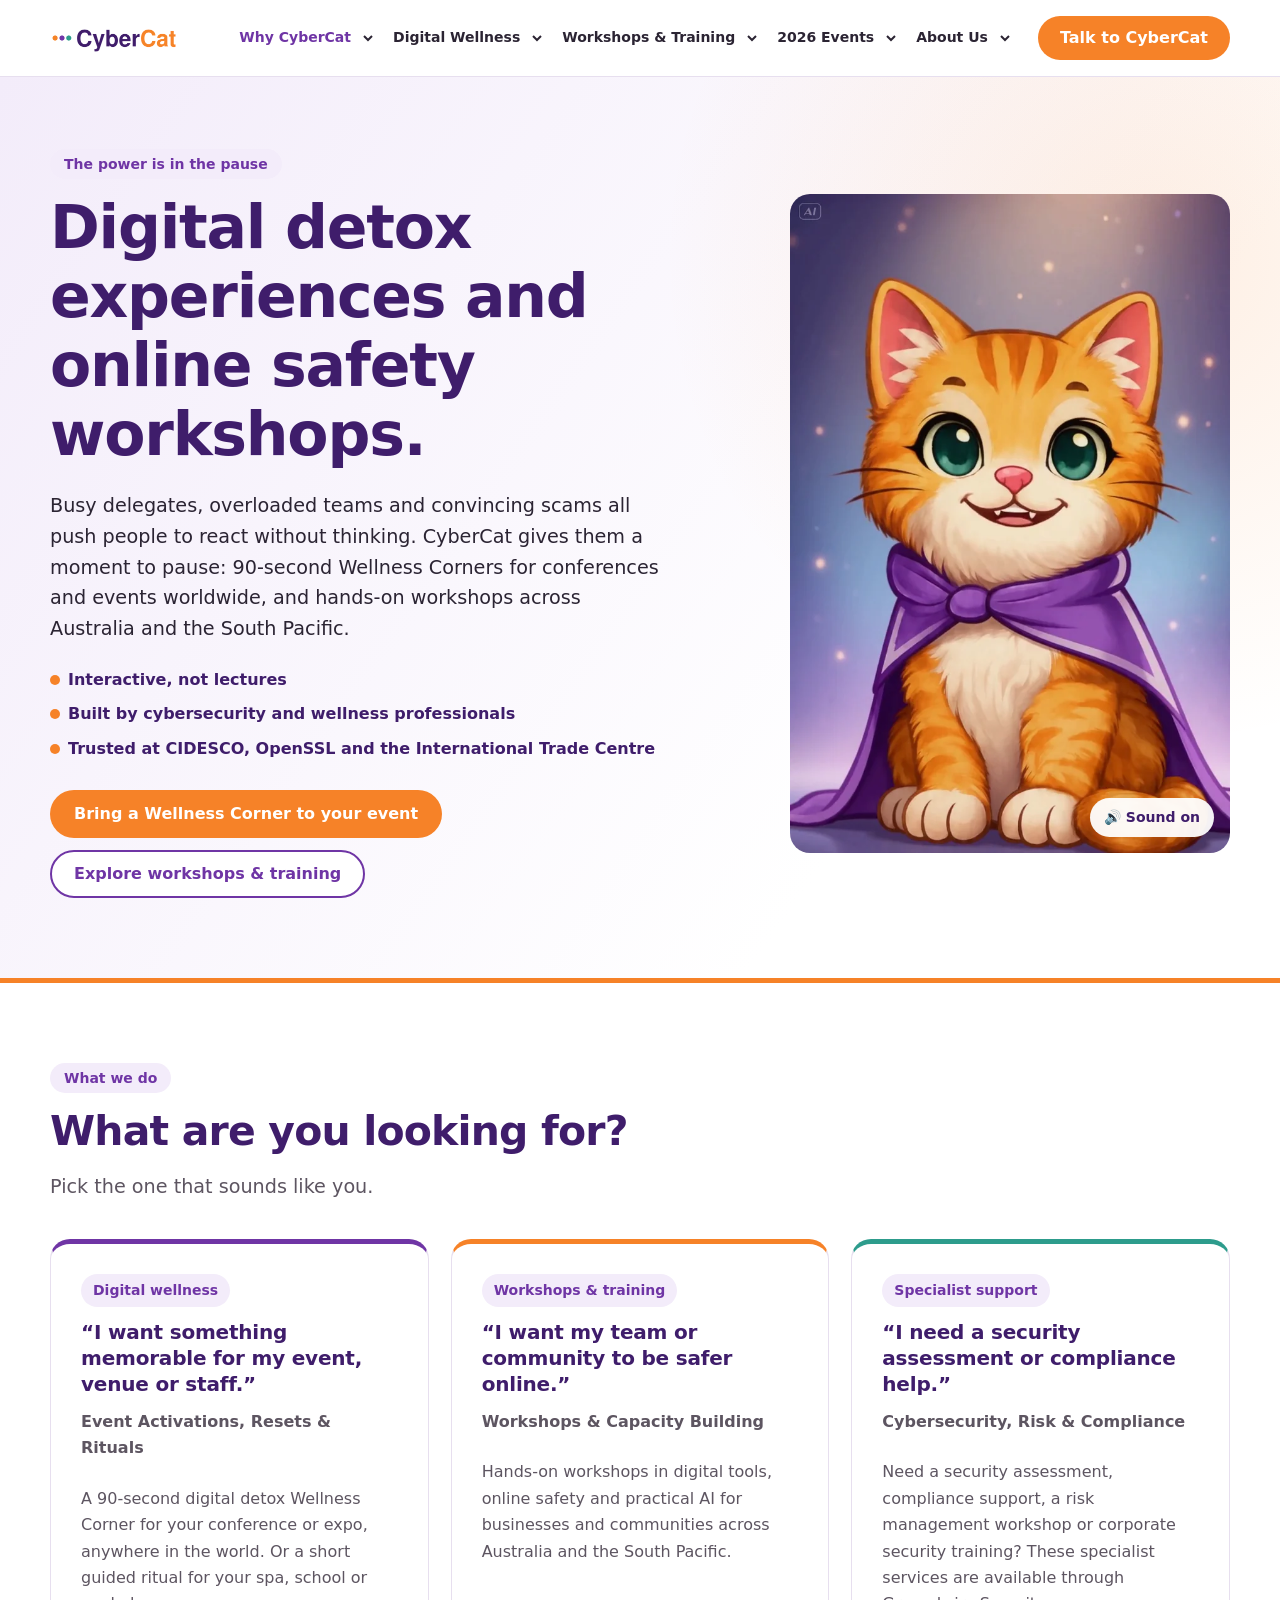
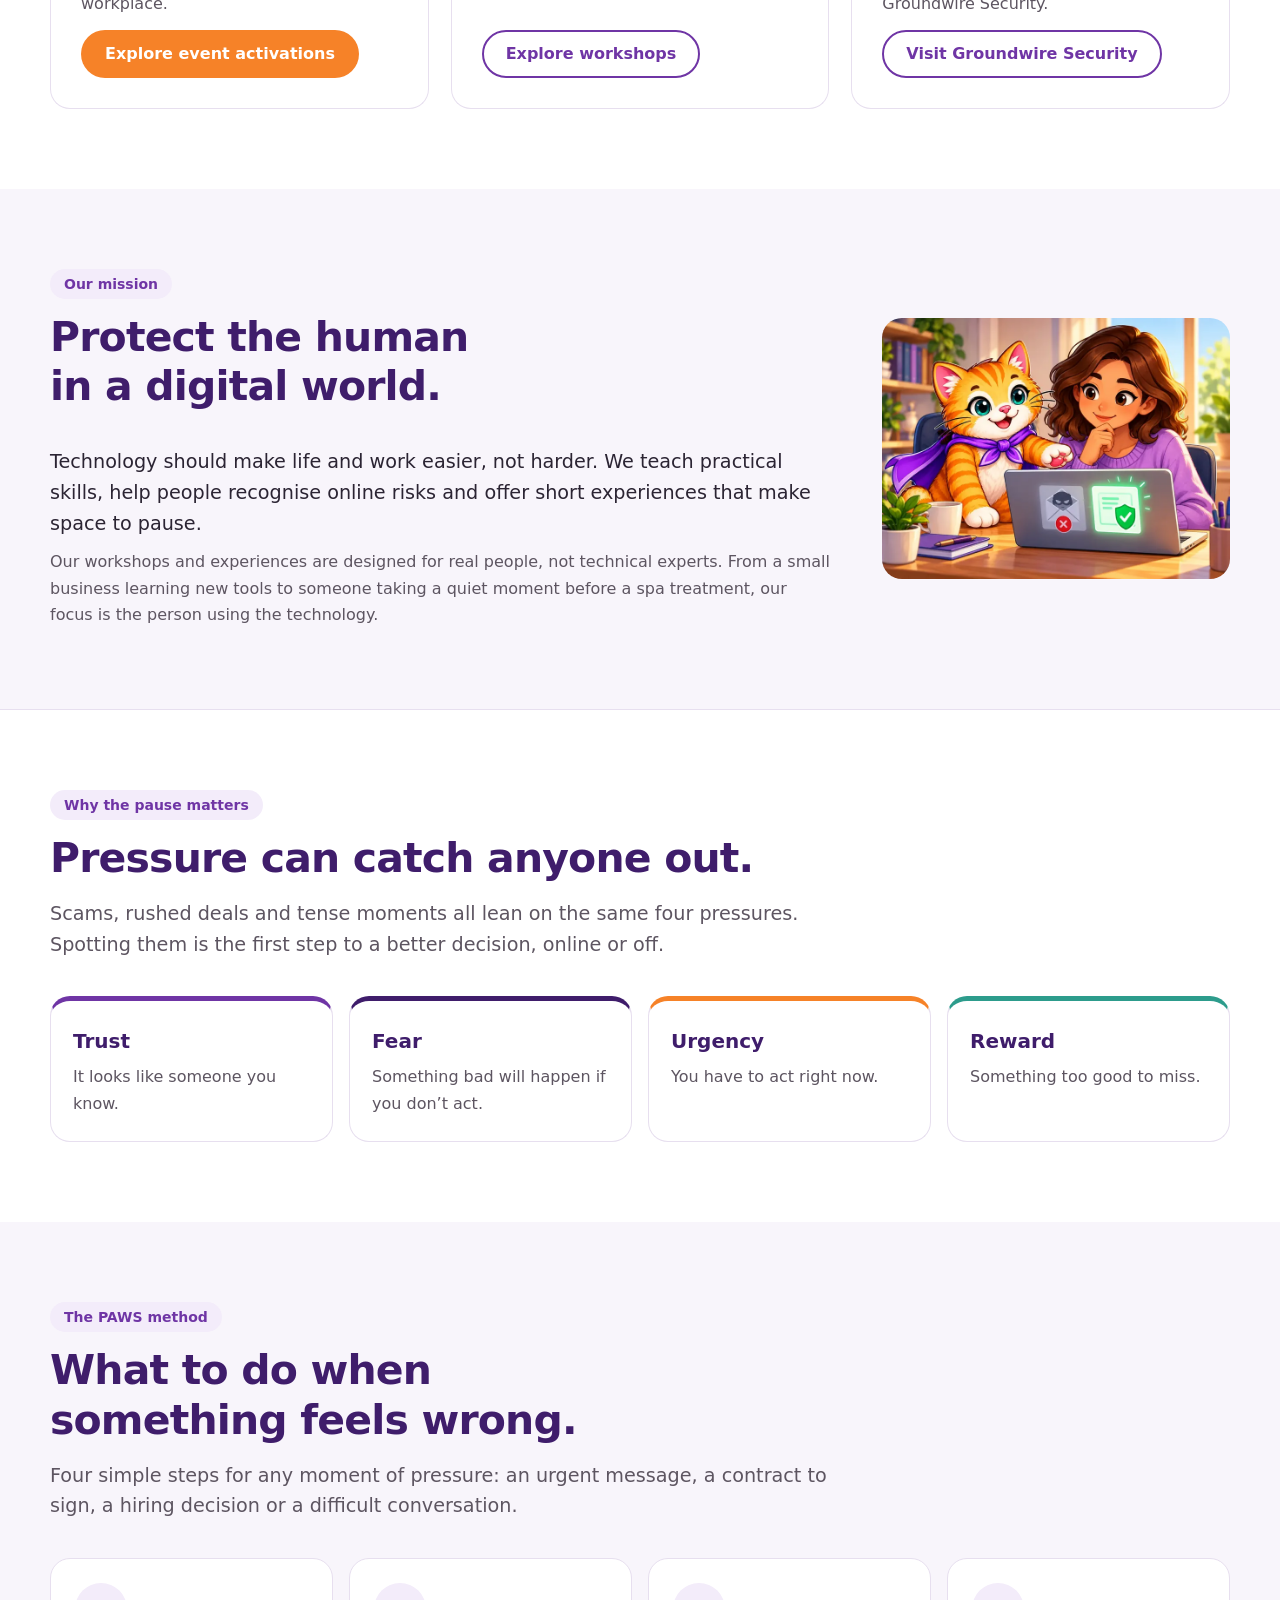
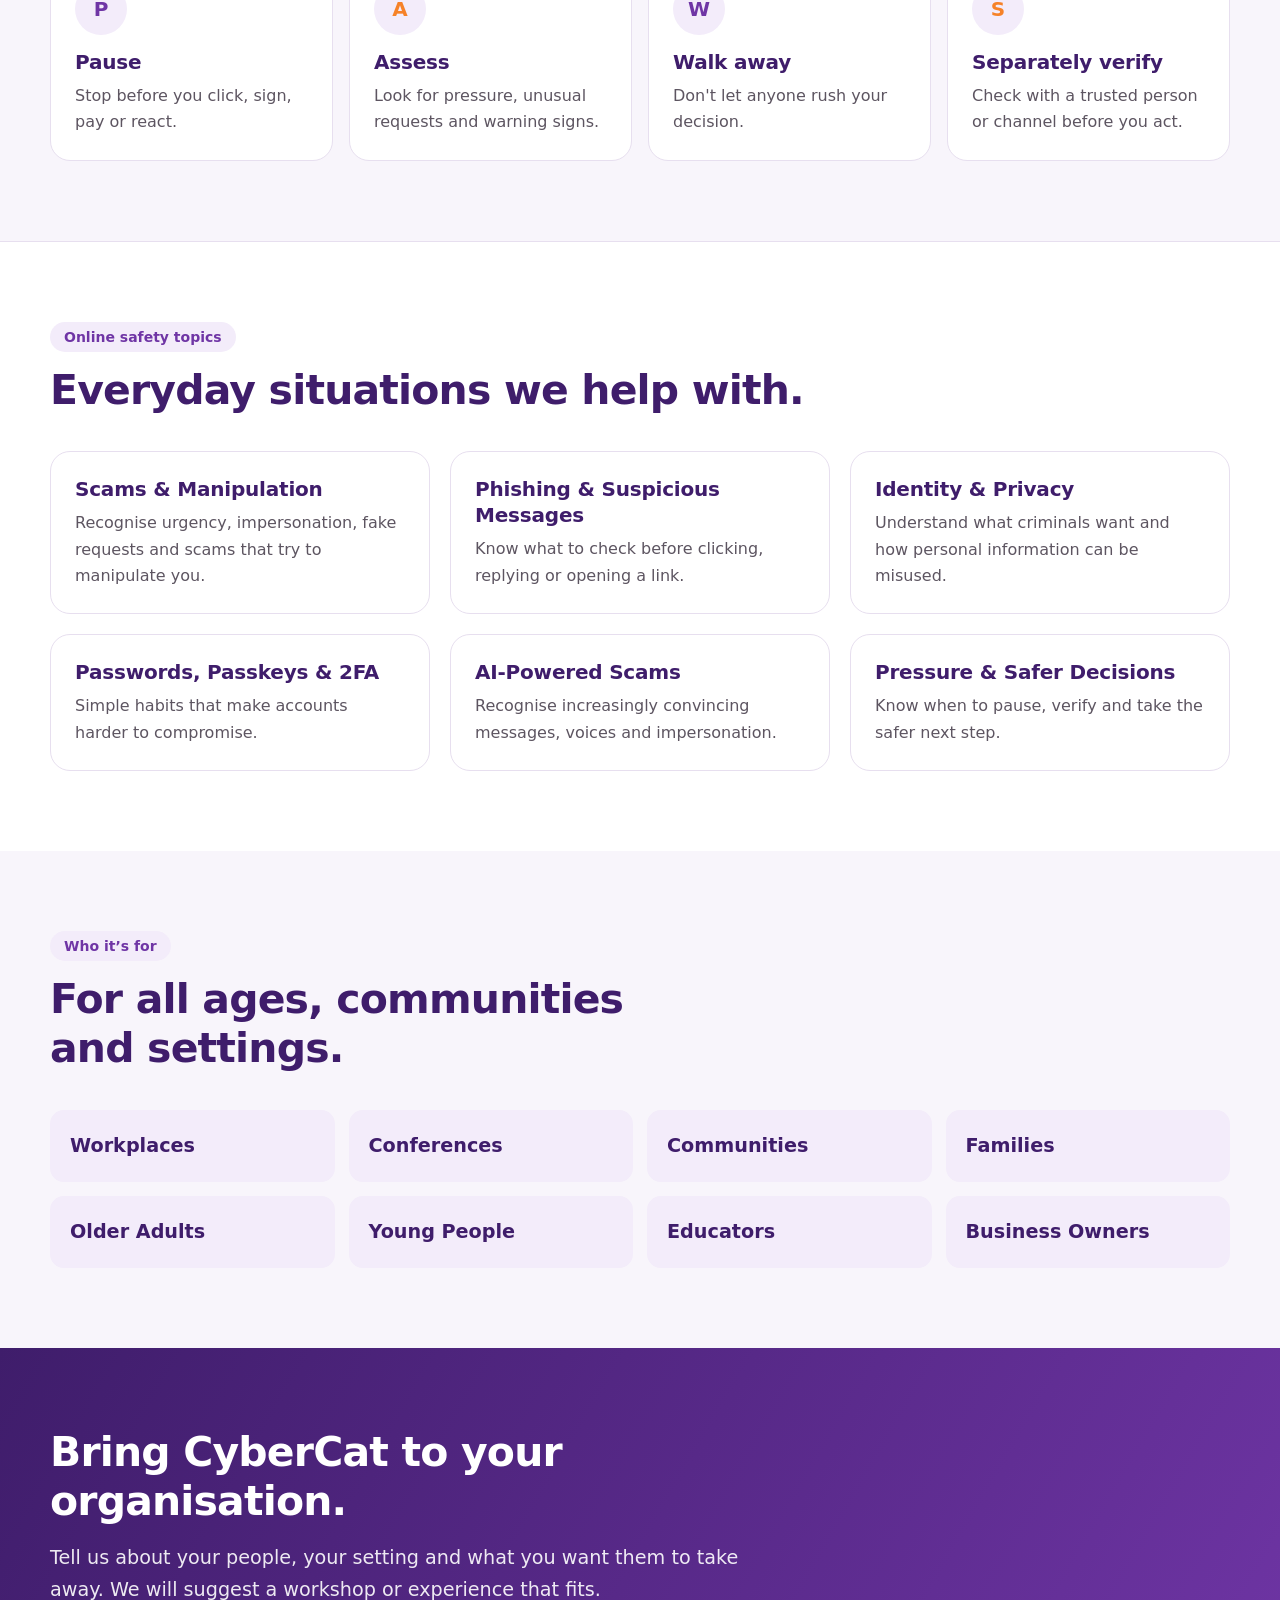
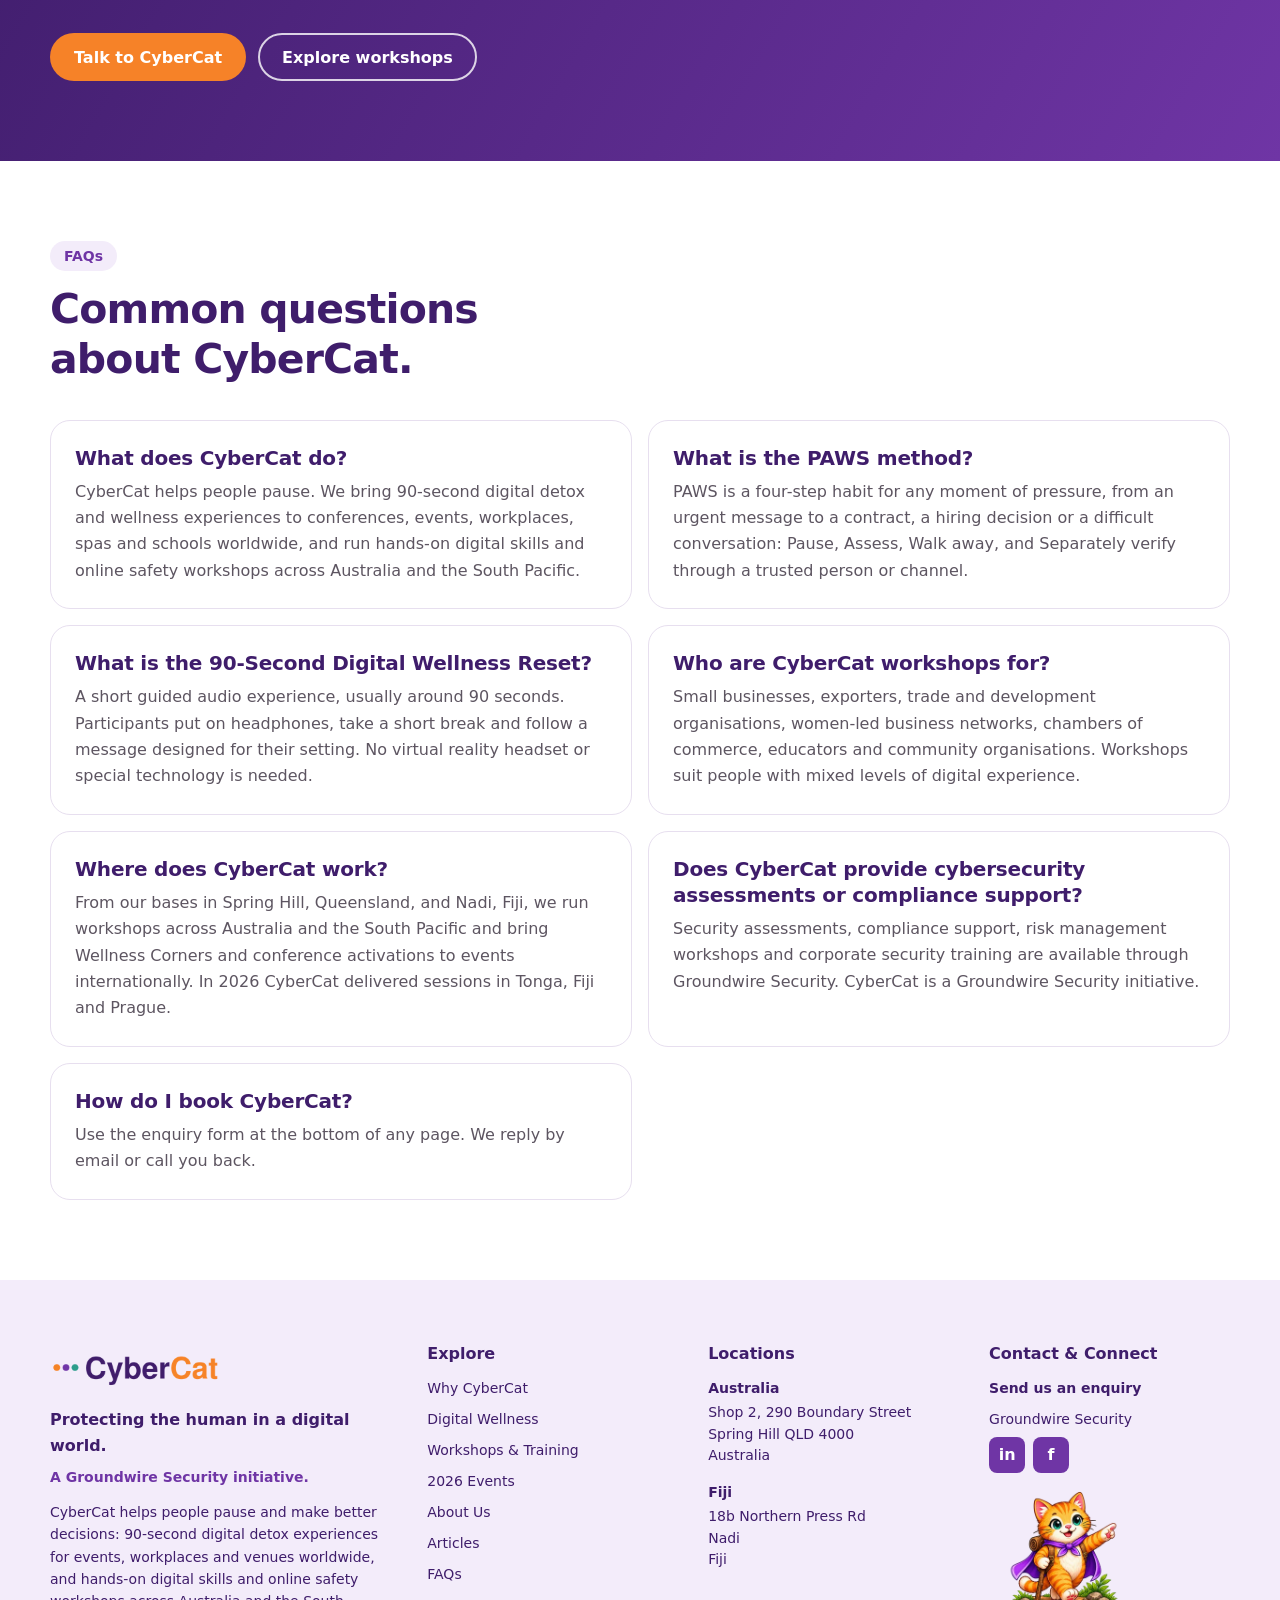
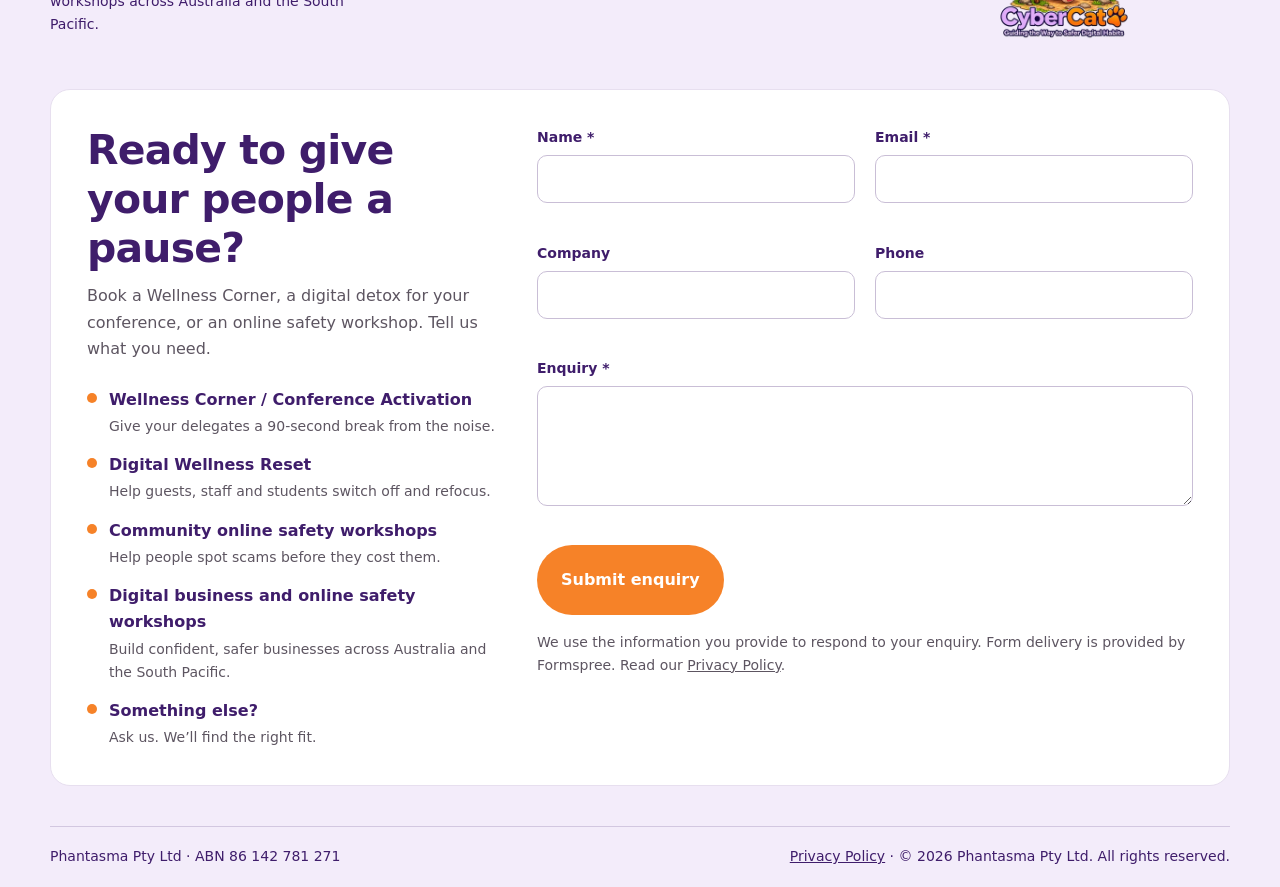
<file: index.html>
<!DOCTYPE html>
<html lang="en-AU">
<head>
<meta charset="utf-8">
<meta name="viewport" content="width=device-width, initial-scale=1">
<title>CyberCat | Digital Detox, Wellness &amp; Online Safety Workshops</title>
<meta name="description" content="Digital detox Wellness Corners for conferences and events worldwide, and hands-on online safety workshops across Australia and the South Pacific.">
<meta name="robots" content="index, follow, max-image-preview:large">
<link rel="canonical" href="https://cybercat.au/">
<meta property="og:type" content="website">
<meta property="og:site_name" content="CyberCat">
<meta property="og:locale" content="en_AU">
<meta property="og:title" content="CyberCat | Digital Detox, Wellness &amp; Online Safety Workshops">
<meta property="og:description" content="Digital detox Wellness Corners for conferences and events worldwide, and hands-on online safety workshops across Australia and the South Pacific.">
<meta property="og:url" content="https://cybercat.au/">
<meta property="og:image" content="https://cybercat.au/assets/og-home.jpg">
<meta property="og:image:width" content="1200">
<meta property="og:image:height" content="630">
<meta property="og:image:alt" content="CyberCat illustration showing a safer online choice">
<meta name="twitter:card" content="summary_large_image">
<meta name="twitter:title" content="CyberCat | Digital Detox, Wellness &amp; Online Safety Workshops">
<meta name="twitter:description" content="Digital detox Wellness Corners for conferences and events worldwide, and hands-on online safety workshops across Australia and the South Pacific.">
<meta name="twitter:image" content="https://cybercat.au/assets/og-home.jpg">
<meta name="theme-color" content="#6F35A5">
<link rel="icon" type="image/png" sizes="32x32" href="assets/favicon-32.png">
<link rel="apple-touch-icon" href="assets/apple-touch-icon.png">
<link rel="preload" as="image" href="assets/cybercat-hero-poster.webp" fetchpriority="high">
<link rel="stylesheet" href="assets/site.css?v=2026-11-19a">
<script type="application/ld+json">
{
 "@context": "https://schema.org",
 "@graph": [
  {
   "@type": "Organization",
   "@id": "https://cybercat.au/#organization",
   "name": "CyberCat",
   "url": "https://cybercat.au/",
   "logo": "https://cybercat.au/assets/cybercat-logo.webp",
   "email": "hello@cybercat.au",
   "description": "90-second digital detox and wellness experiences for conferences, events, workplaces and venues worldwide, plus hands-on digital skills and online safety workshops across Australia and the South Pacific.",
   "slogan": "Protect the human in a digital world.",
   "areaServed": [
     "Australia",
     "Fiji",
     "Tonga",
     "South Pacific",
     "Worldwide"
    ],
   "address": [
    {
     "@type": "PostalAddress",
     "streetAddress": "Shop 2, 290 Boundary Street",
     "addressLocality": "Spring Hill",
     "addressRegion": "QLD",
     "postalCode": "4000",
     "addressCountry": "AU"
    },
    {
     "@type": "PostalAddress",
     "streetAddress": "18b Northern Press Rd",
     "addressLocality": "Nadi",
     "addressCountry": "FJ"
    }
   ],
   "parentOrganization": {
    "@type": "Organization",
    "name": "Groundwire Security",
    "url": "https://groundwiresecurity.com/",
    "sameAs": [
     "https://www.linkedin.com/company/groundwiresecurity/",
     "https://www.facebook.com/gwsec"
    ]
   },
   "member": [
    {
     "@id": "https://cybercat.au/about.html#sangeeta-devi"
    },
    {
     "@id": "https://cybercat.au/about.html#james-bourne"
    }
   ],
   "knowsAbout": [
    "Online safety",
    "Cybersecurity awareness",
    "Scam awareness",
    "Digital skills",
    "Digital wellbeing",
    "Practical AI for business"
   ]
  },
  {
   "@type": "WebSite",
   "@id": "https://cybercat.au/#website",
   "url": "https://cybercat.au/",
   "name": "CyberCat",
   "inLanguage": "en-AU",
   "publisher": {
    "@id": "https://cybercat.au/#organization"
   }
  },
  {
   "@type": "BreadcrumbList",
   "@id": "https://cybercat.au/#breadcrumb",
   "itemListElement": [
    {
     "@type": "ListItem",
     "position": 1,
     "name": "Home",
     "item": "https://cybercat.au/"
    }
   ]
  },
  {
   "@type": "WebPage",
   "@id": "https://cybercat.au/#webpage",
   "url": "https://cybercat.au/",
   "name": "CyberCat | Digital Detox, Wellness & Online Safety Workshops",
   "description": "Digital detox Wellness Corners for conferences and events worldwide, and hands-on online safety workshops across Australia and the South Pacific.",
   "inLanguage": "en-AU",
   "isPartOf": {
    "@id": "https://cybercat.au/#website"
   },
   "about": {
    "@id": "https://cybercat.au/#organization"
   },
   "breadcrumb": {
    "@id": "https://cybercat.au/#breadcrumb"
   },
   "primaryImageOfPage": "https://cybercat.au/assets/og-home.jpg"
  },
  {
   "@type": "FAQPage",
   "@id": "https://cybercat.au/#faq",
   "mainEntity": [
    {
     "@type": "Question",
     "name": "What does CyberCat do?",
     "acceptedAnswer": {
      "@type": "Answer",
      "text": "CyberCat helps people pause. We bring 90-second digital detox and wellness experiences to conferences, events, workplaces, spas and schools worldwide, and run hands-on digital skills and online safety workshops across Australia and the South Pacific."
     }
    },
    {
     "@type": "Question",
     "name": "What is the PAWS method?",
     "acceptedAnswer": {
      "@type": "Answer",
      "text": "PAWS is a four-step habit for any moment of pressure, from an urgent message to a contract, a hiring decision or a difficult conversation: Pause, Assess, Walk away, and Separately verify through a trusted person or channel."
     }
    },
    {
     "@type": "Question",
     "name": "What is the 90-Second Digital Wellness Reset?",
     "acceptedAnswer": {
      "@type": "Answer",
      "text": "A short guided audio experience, usually around 90 seconds. Participants put on headphones, take a short break and follow a message designed for their setting. No virtual reality headset or special technology is needed."
     }
    },
    {
     "@type": "Question",
     "name": "Who are CyberCat workshops for?",
     "acceptedAnswer": {
      "@type": "Answer",
      "text": "Small businesses, exporters, trade and development organisations, women-led business networks, chambers of commerce, educators and community organisations. Workshops suit people with mixed levels of digital experience."
     }
    },
    {
     "@type": "Question",
     "name": "Where does CyberCat work?",
     "acceptedAnswer": {
      "@type": "Answer",
      "text": "From our bases in Spring Hill, Queensland, and Nadi, Fiji, we run workshops across Australia and the South Pacific and bring Wellness Corners and conference activations to events internationally. In 2026 CyberCat delivered sessions in Tonga, Fiji and Prague."
     }
    },
    {
     "@type": "Question",
     "name": "Does CyberCat provide cybersecurity assessments or compliance support?",
     "acceptedAnswer": {
      "@type": "Answer",
      "text": "Security assessments, compliance support, risk management workshops and corporate security training are available through Groundwire Security. CyberCat is a Groundwire Security initiative."
     }
    },
    {
     "@type": "Question",
     "name": "How do I book CyberCat?",
     "acceptedAnswer": {
      "@type": "Answer",
      "text": "Use the enquiry form at the bottom of any page. We reply by email or call you back."
     }
    }
   ]
  }
 ]
}
</script>
</head>
<body>
<a class="skip-link" href="#main">Skip to content</a>
<header class="nav"><div class="wrap nav-inner"><a class="brand" href="index.html" aria-label="CyberCat home"><img decoding="async" width="600" height="142" src="assets/cybercat-logo.webp" alt="CyberCat"></a><nav class="nav-links" id="site-menu" aria-label="Main navigation"><div class="nav-item"><a class="nav-link" href="index.html" aria-current="page">Why CyberCat</a><button class="nav-sub-toggle" type="button" aria-expanded="false" aria-controls="sub-0" aria-label="Show Why CyberCat sections"><svg aria-hidden="true" viewBox="0 0 12 12" fill="none" stroke="currentColor" stroke-width="2"><path d="m2 4 4 4 4-4"/></svg></button><div class="nav-submenu" id="sub-0"><a href="index.html#how">What We Do</a><a href="index.html#mission">Our Mission</a><a href="index.html#why">Why CyberCat</a><a href="index.html#paws">The PAWS Method</a><a href="index.html#covers">What We Cover</a><a href="index.html#audience">Who It’s For</a><a href="index.html#faq">FAQs</a></div></div><div class="nav-item"><a class="nav-link" href="digital-experiences.html">Digital Wellness</a><button class="nav-sub-toggle" type="button" aria-expanded="false" aria-controls="sub-1" aria-label="Show Digital Wellness sections"><svg aria-hidden="true" viewBox="0 0 12 12" fill="none" stroke="currentColor" stroke-width="2"><path d="m2 4 4 4 4-4"/></svg></button><div class="nav-submenu" id="sub-1"><a href="digital-experiences.html#experiences">Our Experiences</a><a href="digital-experiences.html#reset">90-Second Reset</a><a href="digital-experiences.html#participant-stories">Participant Stories</a><a href="digital-experiences.html#professional-perspective">Professional Perspective</a><a href="digital-experiences.html#faq">FAQs</a></div></div><div class="nav-item"><a class="nav-link" href="capacity-building-training.html">Workshops &amp; Training</a><button class="nav-sub-toggle" type="button" aria-expanded="false" aria-controls="sub-2" aria-label="Show Workshops & Training sections"><svg aria-hidden="true" viewBox="0 0 12 12" fill="none" stroke="currentColor" stroke-width="2"><path d="m2 4 4 4 4-4"/></svg></button><div class="nav-submenu" id="sub-2"><a href="capacity-building-training.html#programmes">Workshop Topics</a><a href="capacity-building-training.html#audiences">Who We Work With</a><a href="capacity-building-training.html#approach">How We Deliver</a><a href="capacity-building-training.html#tonga-case-study">Tonga Workshop</a><a href="capacity-building-training.html#faq">FAQs</a></div></div><div class="nav-item"><a class="nav-link" href="events.html">2026 Events</a><button class="nav-sub-toggle" type="button" aria-expanded="false" aria-controls="sub-3" aria-label="Show 2026 Events sections"><svg aria-hidden="true" viewBox="0 0 12 12" fill="none" stroke="currentColor" stroke-width="2"><path d="m2 4 4 4 4-4"/></svg></button><div class="nav-submenu" id="sub-3"><a href="events.html#tonga">Tonga</a><a href="events.html#openssl">OpenSSL Prague</a><a href="events.html#cidesco">CIDESCO Fiji</a></div></div><div class="nav-item"><a class="nav-link" href="about.html">About Us</a><button class="nav-sub-toggle" type="button" aria-expanded="false" aria-controls="sub-4" aria-label="Show About Us sections"><svg aria-hidden="true" viewBox="0 0 12 12" fill="none" stroke="currentColor" stroke-width="2"><path d="m2 4 4 4 4-4"/></svg></button><div class="nav-submenu" id="sub-4"><a href="about.html#team">Meet the Team</a><a href="about.html#community">Community</a><a href="about.html#media">In the Media</a><a href="articles.html">Articles</a><a href="about.html#security-community">Security Community</a><a href="about.html#contact">Contact</a></div></div></nav><button class="menu-toggle" type="button" aria-controls="site-menu" aria-expanded="false">Menu</button><a class="btn btn-primary nav-cta" href="#contact-form">Talk to CyberCat</a></div></header>
<main id="main">
<section class="home-hero">
<div class="wrap home-hero-grid">
<div>
<span class="kicker">The power is in the pause</span>
<h1>Digital detox experiences and online safety workshops.</h1>
<p class="lead">Busy delegates, overloaded teams and convincing scams all push people to react without thinking. CyberCat gives them a moment to pause: 90-second Wellness Corners for conferences and events worldwide, and hands-on workshops across Australia and the South Pacific.</p>
<ul class="hero-points"><li>Interactive, not lectures</li><li>Built by cybersecurity and wellness professionals</li><li>Trusted at CIDESCO, OpenSSL and the International Trade Centre</li></ul>
<div class="btn-row"><a class="btn btn-primary" href="digital-experiences.html#experiences">Bring a Wellness Corner to your event</a><a class="btn btn-secondary" href="capacity-building-training.html">Explore workshops &amp; training</a></div>
</div>
<div class="hero-figure">
<video aria-label="Animated CyberCat mascot waving" autoplay="" class="hero-video" muted="" playsinline="" poster="assets/cybercat-hero-poster.webp" preload="metadata"><source src="assets/cybercat-hero.mp4" type="video/mp4"></video>
<button aria-label="Turn video sound on" class="hero-sound-toggle" type="button">🔊 Sound on</button>
</div>
</div>
</section>
<section class="section" id="how"><div class="wrap"><div class="section-head"><span class="kicker">What we do</span><h2>What are you looking for?</h2><p class="lead">Pick the one that sounds like you.</p></div><div class="grid service-grid"><article class="card service-card"><div class="card-body"><span class="service-label">Digital wellness</span><h3>“I want something memorable for my event, venue or staff.”</h3><p class="service-for">Event Activations, Resets &amp; Rituals</p><p>A 90-second digital detox Wellness Corner for your conference or expo, anywhere in the world. Or a short guided ritual for your spa, school or workplace.</p><a class="btn btn-primary" href="digital-experiences.html">Explore event activations</a></div></article><article class="card service-card"><div class="card-body"><span class="service-label">Workshops &amp; training</span><h3>“I want my team or community to be safer online.”</h3><p class="service-for">Workshops &amp; Capacity Building</p><p>Hands-on workshops in digital tools, online safety and practical AI for businesses and communities across Australia and the South Pacific.</p><a class="btn btn-secondary" href="capacity-building-training.html">Explore workshops</a></div></article><article class="card service-card"><div class="card-body"><span class="service-label">Specialist support</span><h3>“I need a security assessment or compliance help.”</h3><p class="service-for">Cybersecurity, Risk &amp; Compliance</p><p>Need a security assessment, compliance support, a risk management workshop or corporate security training? These specialist services are available through Groundwire Security.</p><a class="btn btn-secondary" href="https://groundwiresecurity.com/" target="_blank" rel="noopener">Visit Groundwire Security</a></div></article></div></div></section><section class="section section-tint" id="mission">
<div class="wrap"><div class="mission-layout"><div class="mission-content">
<div class="section-head">
<span class="kicker">Our mission</span>
<h2>Protect the human in a digital world.</h2>
</div>
<div class="mission-lines">
<p class="lead">Technology should make life and work easier, not harder. We teach practical skills, help people recognise online risks and offer short experiences that make space to pause.</p>
<p>Our workshops and experiences are designed for real people, not technical experts. From a small business learning new tools to someone taking a quiet moment before a spa treatment, our focus is the person using the technology.</p>
</div>
</div><figure class="mission-image"><img alt="CyberCat helping someone recognise a suspicious message and make a safer online choice" decoding="async" loading="lazy" src="assets/img/cybercat-safe-choice-1200.webp" srcset="assets/img/cybercat-safe-choice-800.webp 800w, assets/img/cybercat-safe-choice-1200.webp 1200w" sizes="(max-width: 640px) 82vw, (max-width: 980px) 39vw, (max-width: 1180px) 28vw, 348px" width="1200" height="900"></figure></div></div>
</section><section class="section" id="why">
<div class="wrap">
<div class="section-head">
<span class="kicker">Why the pause matters</span>
<h2>Pressure can catch anyone out.</h2>
<p class="lead">Scams, rushed deals and tense moments all lean on the same four pressures. Spotting them is the first step to a better decision, online or off.</p>
</div>
<div aria-label="Four types of pressure" class="pressure-grid" role="group"><div class="pressure-card"><strong>Trust</strong><span>It looks like someone you know.</span></div><div class="pressure-card"><strong>Fear</strong><span>Something bad will happen if you don’t act.</span></div><div class="pressure-card"><strong>Urgency</strong><span>You have to act right now.</span></div><div class="pressure-card"><strong>Reward</strong><span>Something too good to miss.</span></div></div></div>
</section><section class="section section-tint" id="paws"><div class="wrap"><div class="section-head"><span class="kicker">The PAWS method</span><h2>What to do when something feels wrong.</h2><p class="lead">Four simple steps for any moment of pressure: an urgent message, a contract to sign, a hiring decision or a difficult conversation.</p></div><div class="grid paws-method"><article class="card"><div class="card-body"><span class="paws-letter">P</span><h3>Pause</h3><p>Stop before you click, sign, pay or react.</p></div></article><article class="card"><div class="card-body"><span class="paws-letter">A</span><h3>Assess</h3><p>Look for pressure, unusual requests and warning signs.</p></div></article><article class="card"><div class="card-body"><span class="paws-letter">W</span><h3>Walk away</h3><p>Don't let anyone rush your decision.</p></div></article><article class="card"><div class="card-body"><span class="paws-letter">S</span><h3>Separately verify</h3><p>Check with a trusted person or channel before you act.</p></div></article></div></div></section><section class="section" id="covers">
<div class="wrap">
<div class="section-head">
<span class="kicker">Online safety topics</span>
<h2>Everyday situations we help with.</h2>
</div>
<div class="grid grid-3">
<div class="card"><div class="card-body"><h3>Scams &amp; Manipulation</h3><p>Recognise urgency, impersonation, fake requests and scams that try to manipulate you.</p></div></div>
<div class="card"><div class="card-body"><h3>Phishing &amp; Suspicious Messages</h3><p>Know what to check before clicking, replying or opening a link.</p></div></div>
<div class="card"><div class="card-body"><h3>Identity &amp; Privacy</h3><p>Understand what criminals want and how personal information can be misused.</p></div></div>
<div class="card"><div class="card-body"><h3>Passwords, Passkeys &amp; 2FA</h3><p>Simple habits that make accounts harder to compromise.</p></div></div>
<div class="card"><div class="card-body"><h3>AI-Powered Scams</h3><p>Recognise increasingly convincing messages, voices and impersonation.</p></div></div>
<div class="card"><div class="card-body"><h3>Pressure &amp; Safer Decisions</h3><p>Know when to pause, verify and take the safer next step.</p></div></div>
</div>
</div>
</section><section class="section section-tint" id="audience">
<div class="wrap">
<div class="section-head">
<span class="kicker">Who it’s for</span>
<h2>For all ages, communities and settings.</h2>
</div>
<ul class="tag-grid">
<li>Workplaces</li><li>Conferences</li><li>Communities</li><li>Families</li>
<li>Older Adults</li><li>Young People</li><li>Educators</li><li>Business Owners</li>
</ul>
</div>
</section>
<section class="cta-band" id="enquire">
<div class="wrap">
<h2>Bring CyberCat to your organisation.</h2>
<p>Tell us about your people, your setting and what you want them to take away. We will suggest a workshop or experience that fits.</p>
<div class="btn-row"><a class="btn btn-primary" href="#contact-form">Talk to CyberCat</a><a class="btn btn-secondary" href="capacity-building-training.html">Explore workshops</a></div>
</div>
</section>
<section class="section" id="faq">
<div class="wrap">
<div class="section-head">
<span class="kicker">FAQs</span>
<h2>Common questions about CyberCat.</h2>
</div>
<div class="faq-list">
<article class="faq-item"><h3>What does CyberCat do?</h3><p>CyberCat helps people pause. We bring 90-second digital detox and wellness experiences to conferences, events, workplaces, spas and schools worldwide, and run hands-on digital skills and online safety workshops across Australia and the South Pacific.</p></article>
<article class="faq-item"><h3>What is the PAWS method?</h3><p>PAWS is a four-step habit for any moment of pressure, from an urgent message to a contract, a hiring decision or a difficult conversation: Pause, Assess, Walk away, and Separately verify through a trusted person or channel.</p></article>
<article class="faq-item"><h3>What is the 90-Second Digital Wellness Reset?</h3><p>A short guided audio experience, usually around 90 seconds. Participants put on headphones, take a short break and follow a message designed for their setting. No virtual reality headset or special technology is needed.</p></article>
<article class="faq-item"><h3>Who are CyberCat workshops for?</h3><p>Small businesses, exporters, trade and development organisations, women-led business networks, chambers of commerce, educators and community organisations. Workshops suit people with mixed levels of digital experience.</p></article>
<article class="faq-item"><h3>Where does CyberCat work?</h3><p>From our bases in Spring Hill, Queensland, and Nadi, Fiji, we run workshops across Australia and the South Pacific and bring Wellness Corners and conference activations to events internationally. In 2026 CyberCat delivered sessions in Tonga, Fiji and Prague.</p></article>
<article class="faq-item"><h3>Does CyberCat provide cybersecurity assessments or compliance support?</h3><p>Security assessments, compliance support, risk management workshops and corporate security training are available through Groundwire Security. CyberCat is a Groundwire Security initiative.</p></article>
<article class="faq-item"><h3>How do I book CyberCat?</h3><p>Use the enquiry form at the bottom of any page. We reply by email or call you back.</p></article>
</div>
</div>
</section>
</main>
<footer class="site-footer">
<div class="wrap">
<div class="footer-grid">
<div>
<img width="600" height="142" class="footer-logo" src="assets/cybercat-logo.webp" alt="CyberCat" loading="lazy" decoding="async">
<p class="footer-tagline">Protecting the human in a digital world.</p>
<p class="footer-origin">A Groundwire Security initiative.</p>
<p class="footer-description">CyberCat helps people pause and make better decisions: 90-second digital detox experiences for events, workplaces and venues worldwide, and hands-on digital skills and online safety workshops across Australia and the South Pacific.</p>
</div>
<nav aria-label="Footer navigation">
<h2 class="footer-title">Explore</h2>
<div class="footer-links">
<a href="index.html">Why CyberCat</a>
<a href="digital-experiences.html">Digital Wellness</a>
<a href="capacity-building-training.html">Workshops &amp; Training</a>
<a href="events.html">2026 Events</a>
<a href="about.html">About Us</a>
<a href="articles.html">Articles</a>
<a href="index.html#faq">FAQs</a>
</div>
</nav>
<div>
<h2 class="footer-title">Locations</h2>
<p class="footer-label">Australia</p>
<address class="footer-address">Shop 2, 290 Boundary Street<br>Spring Hill QLD 4000<br>Australia</address>
<p class="footer-label">Fiji</p>
<address class="footer-address">18b Northern Press Rd<br>Nadi<br>Fiji</address>
</div>
<div>
<h2 class="footer-title">Contact &amp; Connect</h2>
<div class="footer-links">
<a class="footer-email" href="#contact-form">Send us an enquiry</a>
<a href="https://groundwiresecurity.com/" target="_blank" rel="noopener">Groundwire Security</a>
</div>
<div class="footer-socials">
<a href="https://www.linkedin.com/company/groundwiresecurity/" target="_blank" rel="noopener" title="Groundwire Security on LinkedIn"><span aria-hidden="true">in</span><span class="sr-only">Groundwire Security on LinkedIn</span></a>
<a href="https://www.facebook.com/gwsec" target="_blank" rel="noopener" title="Groundwire Security on Facebook"><span aria-hidden="true">f</span><span class="sr-only">Groundwire Security on Facebook</span></a>
</div>
<img width="320" height="320" class="footer-mascot" src="assets/cybercat-mascot.webp" alt="CyberCat mascot with the words Guiding the Way to Safer Digital Habits" loading="lazy" decoding="async">
</div>
</div>

<section class="enquiry" id="contact-form" aria-labelledby="enquiry-title">
<div class="enquiry-intro">
<h2 id="enquiry-title">Ready to give your people a pause?</h2>
<p>Book a Wellness Corner, a digital detox for your conference, or an online safety workshop. Tell us what you need.</p>
<ul class="help-list">
<li><strong>Wellness Corner / Conference Activation</strong><span>Give your delegates a 90-second break from the noise.</span></li>
<li><strong>Digital Wellness Reset</strong><span>Help guests, staff and students switch off and refocus.</span></li>
<li><strong>Community online safety workshops</strong><span>Help people spot scams before they cost them.</span></li>
<li><strong>Digital business and online safety workshops</strong><span>Build confident, safer businesses across Australia and the South Pacific.</span></li>
<li><strong>Something else?</strong><span>Ask us. We’ll find the right fit.</span></li>
</ul>
</div>
<form class="enquiry-form" action="https://formspree.io/f/xaeooene" method="POST">
<input type="hidden" name="_subject" value="New CyberCat website enquiry">
<input class="honey" type="text" name="_gotcha" tabindex="-1" autocomplete="off" aria-hidden="true">
<div class="field"><label for="enq-name">Name *</label><input id="enq-name" name="name" type="text" autocomplete="name" maxlength="120" required></div>
<div class="field"><label for="enq-email">Email *</label><input id="enq-email" name="email" type="email" autocomplete="email" maxlength="200" required></div>
<div class="field"><label for="enq-company">Company</label><input id="enq-company" name="company" type="text" autocomplete="organization" maxlength="160"></div>
<div class="field"><label for="enq-phone">Phone</label><input id="enq-phone" name="phone" type="tel" autocomplete="tel" maxlength="40"></div>
<div class="field field-wide"><label for="enq-message">Enquiry *</label><textarea id="enq-message" name="enquiry" rows="4" maxlength="5000" required></textarea></div>
<button class="btn btn-primary" type="submit">Submit enquiry</button>
<p class="form-note">We use the information you provide to respond to your enquiry. Form delivery is provided by Formspree. Read our <a href="privacy.html">Privacy Policy</a>.</p>
</form>
</section>

<div class="footer-bottom"><span>Phantasma Pty Ltd · ABN 86 142 781 271</span><span><a href="privacy.html">Privacy Policy</a> · © 2026 Phantasma Pty Ltd. All rights reserved.</span></div>
</div>
</footer>
<script src="assets/site.js?v=2026-11-18a" defer></script></body>
</html>
</file>
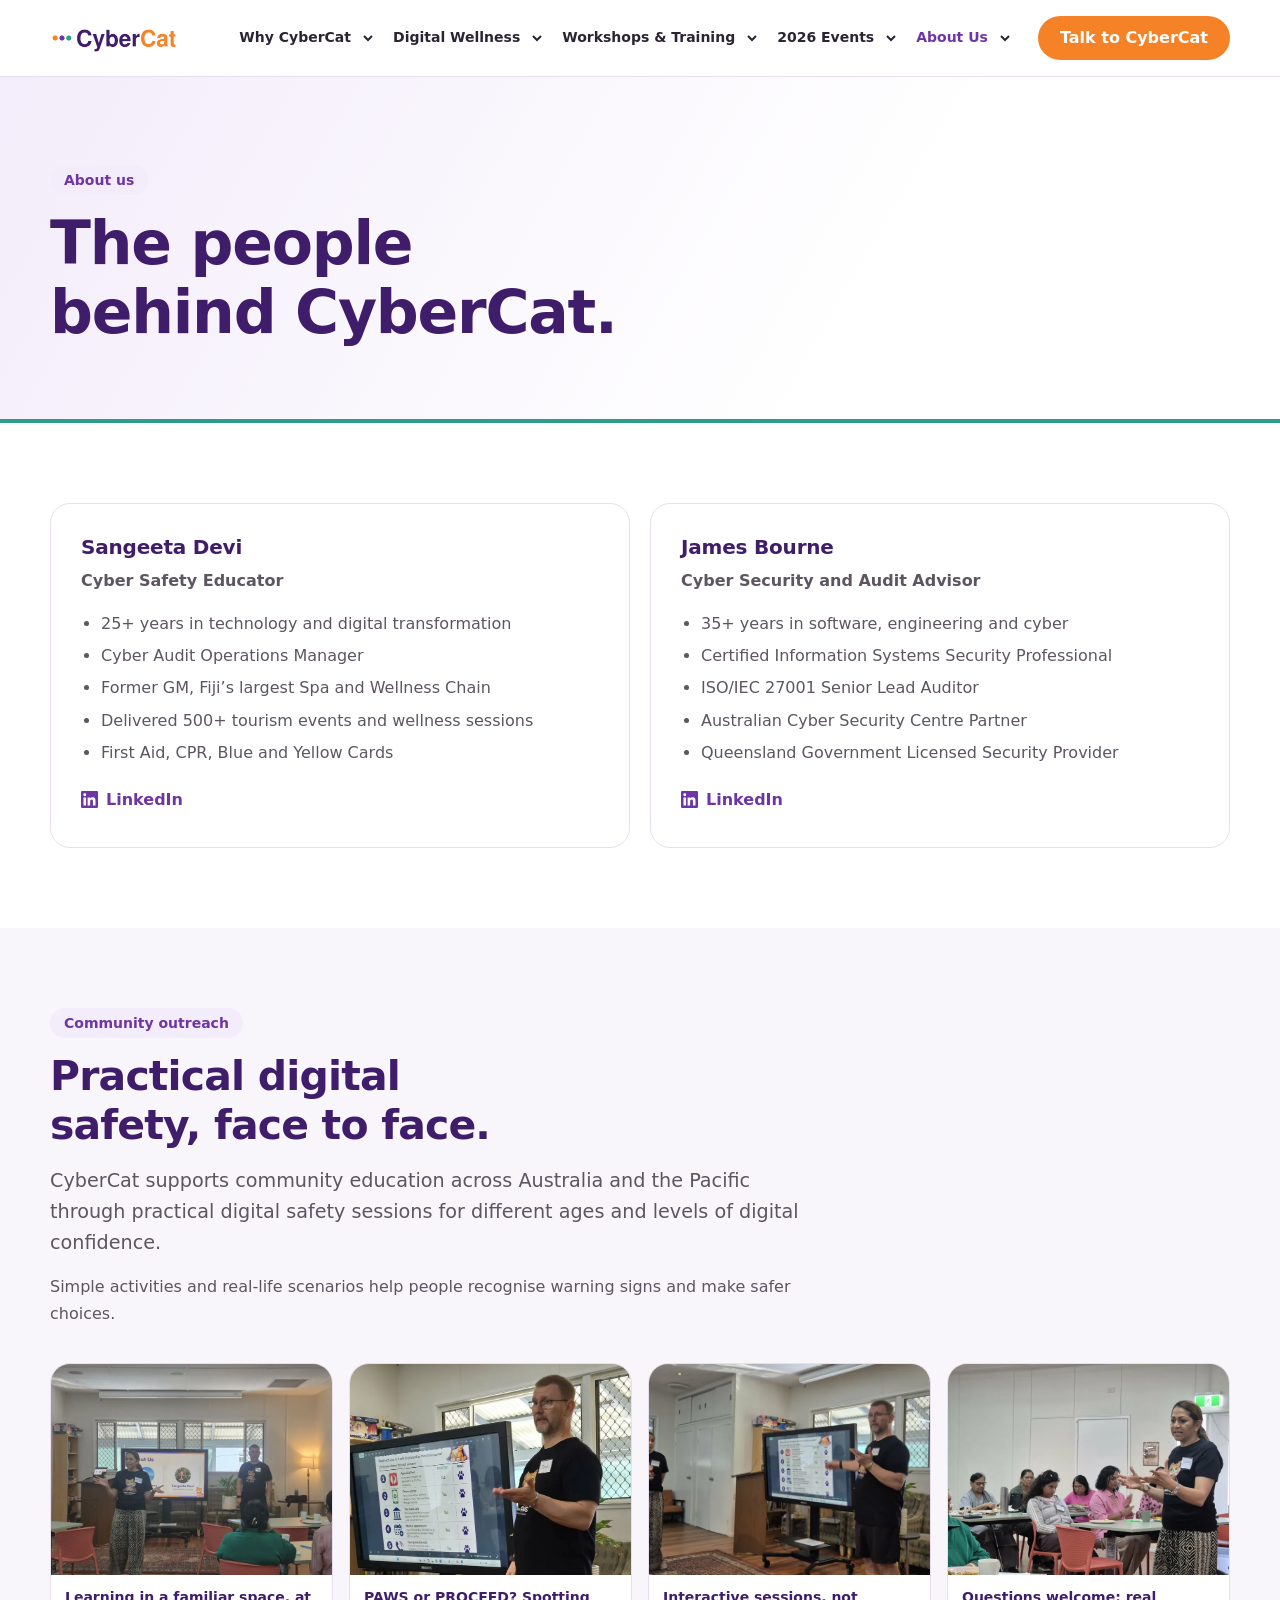
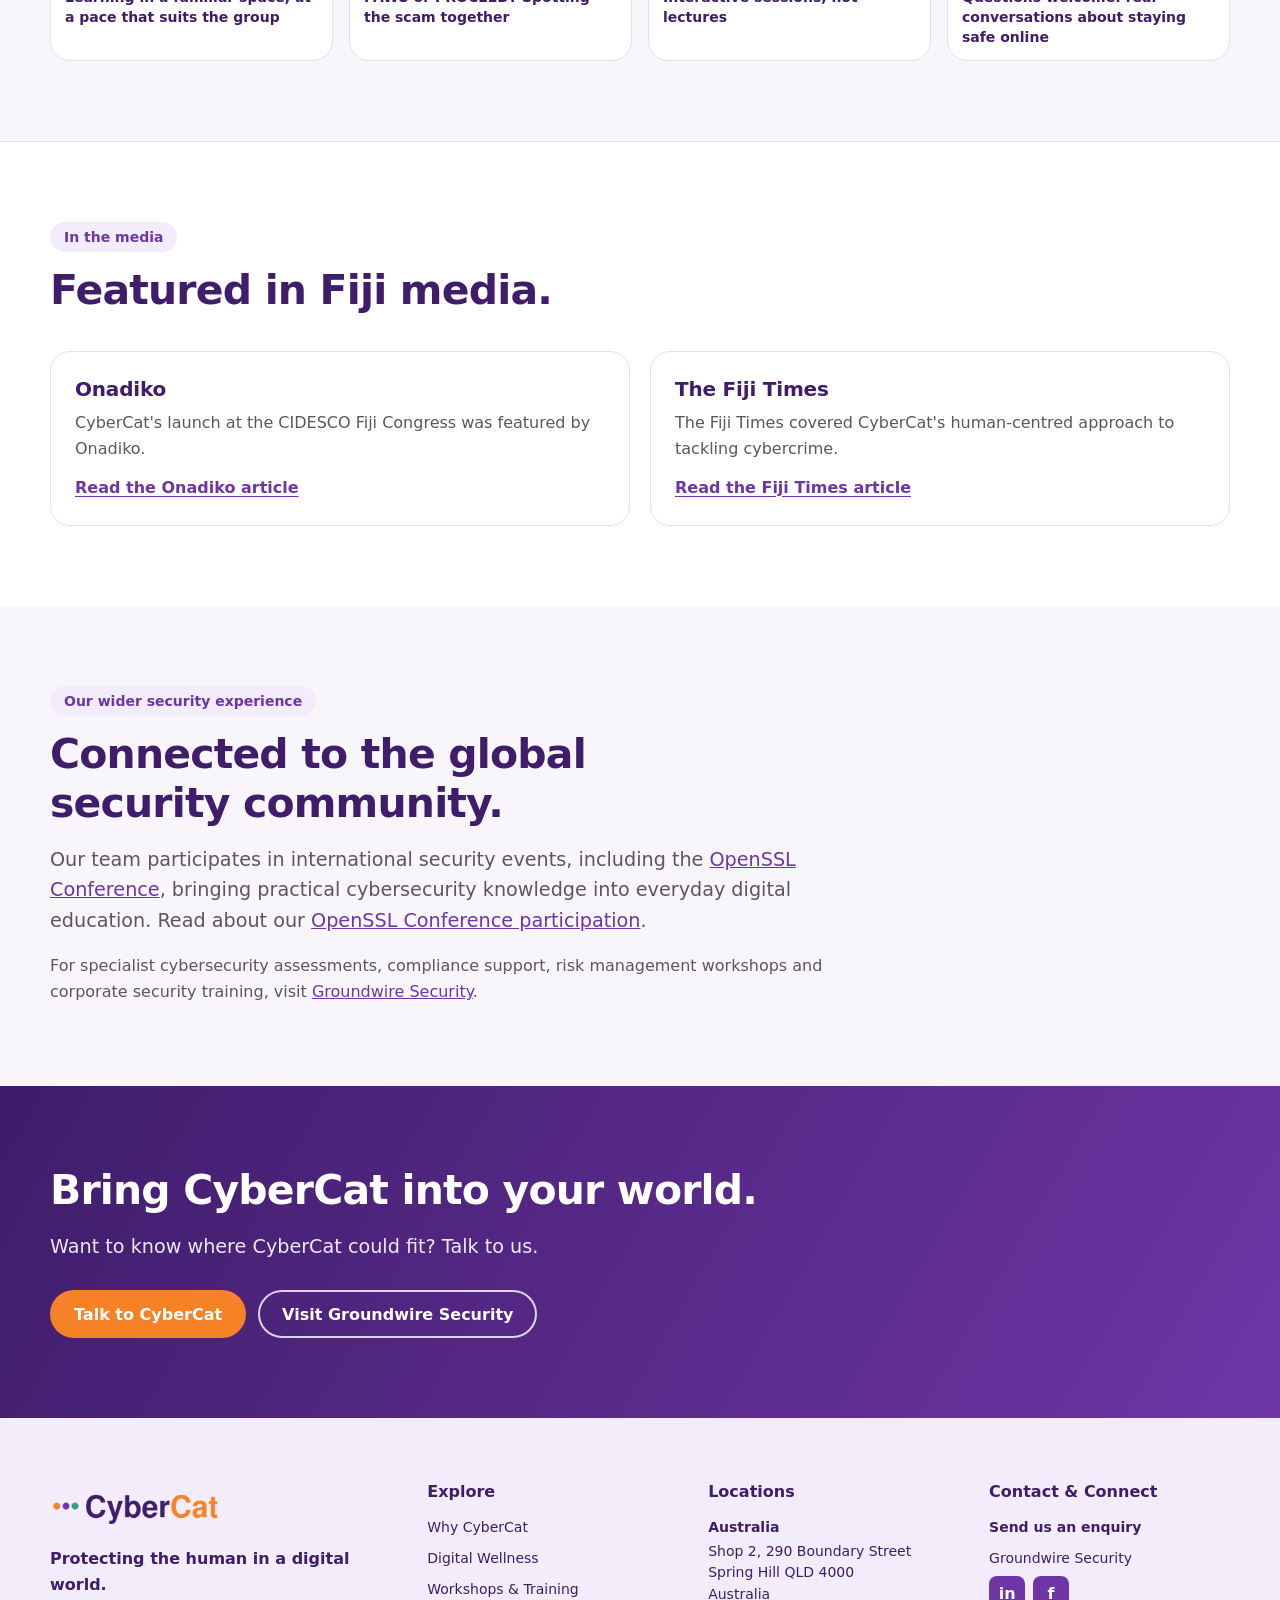
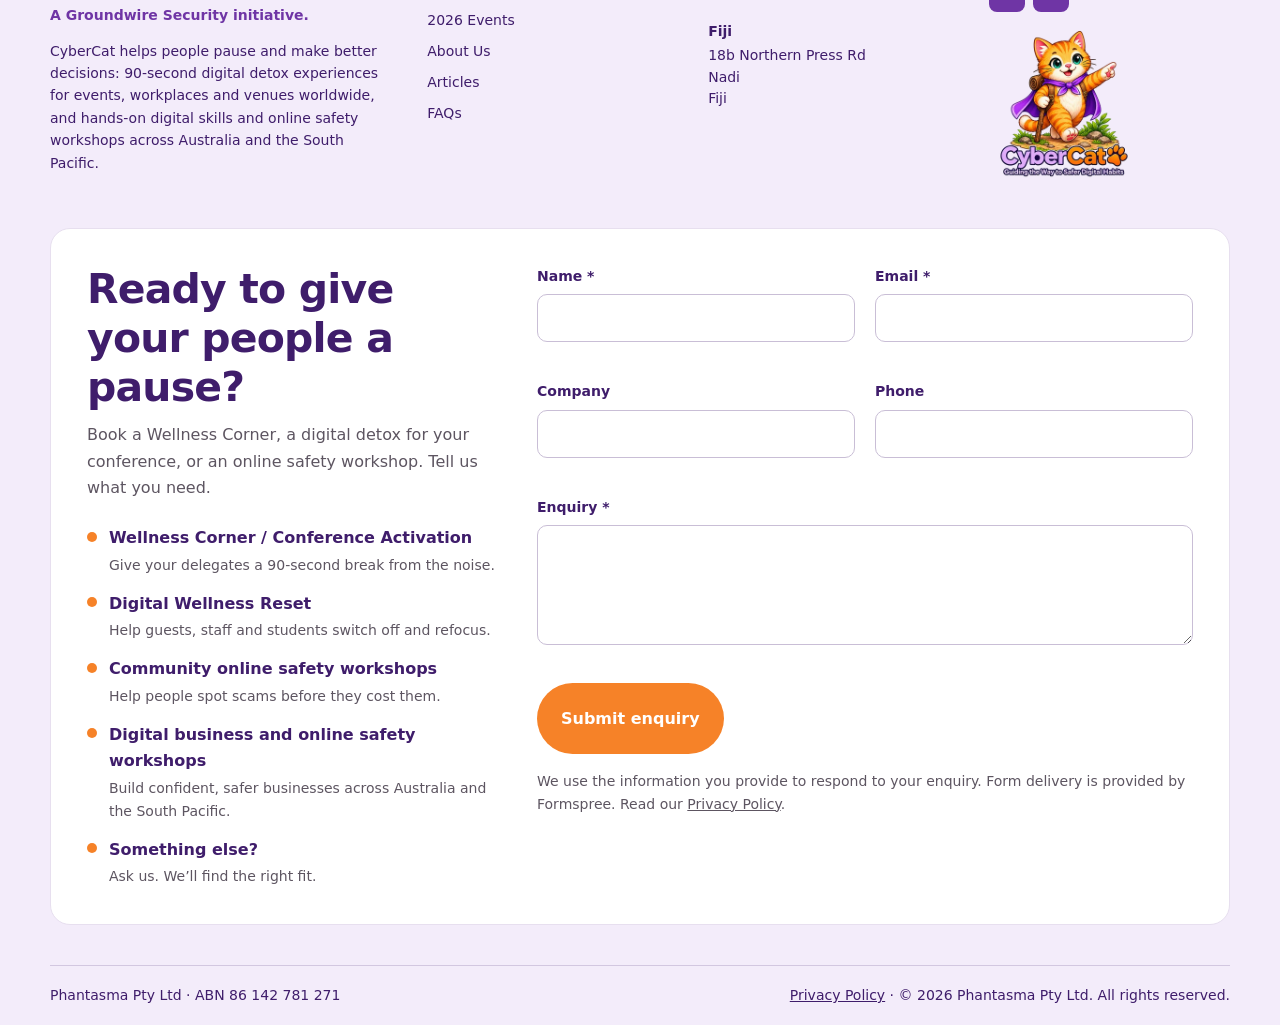
<file: about.html>
<!DOCTYPE html>
<html lang="en-AU">
<head>
<meta charset="utf-8">
<meta name="viewport" content="width=device-width, initial-scale=1">
<title>About CyberCat | Sangeeta Devi &amp; James Bourne</title>
<meta name="description" content="Meet the people behind CyberCat, Sangeeta Devi and James Bourne, and see our community outreach, media coverage and links to the security community.">
<meta name="robots" content="index, follow, max-image-preview:large">
<link rel="canonical" href="https://cybercat.au/about.html">
<meta property="og:type" content="website">
<meta property="og:site_name" content="CyberCat">
<meta property="og:locale" content="en_AU">
<meta property="og:title" content="About CyberCat | Sangeeta Devi &amp; James Bourne">
<meta property="og:description" content="Meet the people behind CyberCat, Sangeeta Devi and James Bourne, and see our community outreach, media coverage and links to the security community.">
<meta property="og:url" content="https://cybercat.au/about.html">
<meta property="og:image" content="https://cybercat.au/assets/og-home.jpg">
<meta property="og:image:width" content="1200">
<meta property="og:image:height" content="630">
<meta property="og:image:alt" content="Sangeeta Devi and James Bourne leading an interactive CyberCat community workshop">
<meta name="twitter:card" content="summary_large_image">
<meta name="twitter:title" content="About CyberCat | Sangeeta Devi &amp; James Bourne">
<meta name="twitter:description" content="Meet the people behind CyberCat, Sangeeta Devi and James Bourne, and see our community outreach, media coverage and links to the security community.">
<meta name="twitter:image" content="https://cybercat.au/assets/og-home.jpg">
<meta name="theme-color" content="#6F35A5">
<link rel="icon" type="image/png" sizes="32x32" href="assets/favicon-32.png">
<link rel="apple-touch-icon" href="assets/apple-touch-icon.png">
<link rel="stylesheet" href="assets/site.css?v=2026-11-19a">
<script type="application/ld+json">
{
 "@context": "https://schema.org",
 "@graph": [
  {
   "@type": "Organization",
   "@id": "https://cybercat.au/#organization",
   "name": "CyberCat",
   "url": "https://cybercat.au/",
   "logo": "https://cybercat.au/assets/cybercat-logo.webp",
   "email": "hello@cybercat.au",
   "description": "90-second digital detox and wellness experiences for conferences, events, workplaces and venues worldwide, plus hands-on digital skills and online safety workshops across Australia and the South Pacific.",
   "slogan": "Protect the human in a digital world.",
   "areaServed": [
     "Australia",
     "Fiji",
     "Tonga",
     "South Pacific",
     "Worldwide"
    ],
   "address": [
    {
     "@type": "PostalAddress",
     "streetAddress": "Shop 2, 290 Boundary Street",
     "addressLocality": "Spring Hill",
     "addressRegion": "QLD",
     "postalCode": "4000",
     "addressCountry": "AU"
    },
    {
     "@type": "PostalAddress",
     "streetAddress": "18b Northern Press Rd",
     "addressLocality": "Nadi",
     "addressCountry": "FJ"
    }
   ],
   "parentOrganization": {
    "@type": "Organization",
    "name": "Groundwire Security",
    "url": "https://groundwiresecurity.com/",
    "sameAs": [
     "https://www.linkedin.com/company/groundwiresecurity/",
     "https://www.facebook.com/gwsec"
    ]
   },
   "member": [
    {
     "@id": "https://cybercat.au/about.html#sangeeta-devi"
    },
    {
     "@id": "https://cybercat.au/about.html#james-bourne"
    }
   ],
   "knowsAbout": [
    "Online safety",
    "Cybersecurity awareness",
    "Scam awareness",
    "Digital skills",
    "Digital wellbeing",
    "Practical AI for business"
   ]
  },
  {
   "@type": "WebSite",
   "@id": "https://cybercat.au/#website",
   "url": "https://cybercat.au/",
   "name": "CyberCat",
   "inLanguage": "en-AU",
   "publisher": {
    "@id": "https://cybercat.au/#organization"
   }
  },
  {
   "@type": "BreadcrumbList",
   "@id": "https://cybercat.au/about.html#breadcrumb",
   "itemListElement": [
    {
     "@type": "ListItem",
     "position": 1,
     "name": "Home",
     "item": "https://cybercat.au/"
    },
    {
     "@type": "ListItem",
     "position": 2,
     "name": "About Us",
     "item": "https://cybercat.au/about.html"
    }
   ]
  },
  {
   "@type": "AboutPage",
   "@id": "https://cybercat.au/about.html#webpage",
   "url": "https://cybercat.au/about.html",
   "name": "About CyberCat | Sangeeta Devi & James Bourne",
   "description": "Meet the people behind CyberCat, Sangeeta Devi and James Bourne, and see our community outreach, media coverage and links to the security community.",
   "inLanguage": "en-AU",
   "isPartOf": {
    "@id": "https://cybercat.au/#website"
   },
   "about": {
    "@id": "https://cybercat.au/#organization"
   },
   "breadcrumb": {
    "@id": "https://cybercat.au/about.html#breadcrumb"
   },
   "primaryImageOfPage": "https://cybercat.au/assets/og-home.jpg"
  },
  {
   "@type": "Person",
   "@id": "https://cybercat.au/about.html#sangeeta-devi",
   "name": "Sangeeta Devi",
   "jobTitle": "Cyber Safety Educator",
   "description": "25+ years in technology and digital transformation. Former GM of Fiji’s largest spa and wellness chain.",
   "worksFor": {
    "@id": "https://cybercat.au/#organization"
   },
   "sameAs": [
    "https://www.linkedin.com/in/sangeetadevi/"
   ]
  },
  {
   "@type": "Person",
   "@id": "https://cybercat.au/about.html#james-bourne",
   "name": "James Bourne",
   "jobTitle": "Cyber Security and Audit Advisor",
   "description": "35+ years in software, engineering and cyber. Certified Information Systems Security Professional and ISO/IEC 27001 Senior Lead Auditor.",
   "worksFor": {
    "@id": "https://cybercat.au/#organization"
   },
   "sameAs": [
    "https://www.linkedin.com/in/firedaemon/"
   ]
  }
 ]
}
</script>
</head>
<body>
<a class="skip-link" href="#main">Skip to content</a>
<header class="nav"><div class="wrap nav-inner"><a class="brand" href="index.html" aria-label="CyberCat home"><img decoding="async" width="600" height="142" src="assets/cybercat-logo.webp" alt="CyberCat"></a><nav class="nav-links" id="site-menu" aria-label="Main navigation"><div class="nav-item"><a class="nav-link" href="index.html">Why CyberCat</a><button class="nav-sub-toggle" type="button" aria-expanded="false" aria-controls="sub-0" aria-label="Show Why CyberCat sections"><svg aria-hidden="true" viewBox="0 0 12 12" fill="none" stroke="currentColor" stroke-width="2"><path d="m2 4 4 4 4-4"/></svg></button><div class="nav-submenu" id="sub-0"><a href="index.html#how">What We Do</a><a href="index.html#mission">Our Mission</a><a href="index.html#why">Why CyberCat</a><a href="index.html#paws">The PAWS Method</a><a href="index.html#covers">What We Cover</a><a href="index.html#audience">Who It’s For</a><a href="index.html#faq">FAQs</a></div></div><div class="nav-item"><a class="nav-link" href="digital-experiences.html">Digital Wellness</a><button class="nav-sub-toggle" type="button" aria-expanded="false" aria-controls="sub-1" aria-label="Show Digital Wellness sections"><svg aria-hidden="true" viewBox="0 0 12 12" fill="none" stroke="currentColor" stroke-width="2"><path d="m2 4 4 4 4-4"/></svg></button><div class="nav-submenu" id="sub-1"><a href="digital-experiences.html#experiences">Our Experiences</a><a href="digital-experiences.html#reset">90-Second Reset</a><a href="digital-experiences.html#participant-stories">Participant Stories</a><a href="digital-experiences.html#professional-perspective">Professional Perspective</a><a href="digital-experiences.html#faq">FAQs</a></div></div><div class="nav-item"><a class="nav-link" href="capacity-building-training.html">Workshops &amp; Training</a><button class="nav-sub-toggle" type="button" aria-expanded="false" aria-controls="sub-2" aria-label="Show Workshops & Training sections"><svg aria-hidden="true" viewBox="0 0 12 12" fill="none" stroke="currentColor" stroke-width="2"><path d="m2 4 4 4 4-4"/></svg></button><div class="nav-submenu" id="sub-2"><a href="capacity-building-training.html#programmes">Workshop Topics</a><a href="capacity-building-training.html#audiences">Who We Work With</a><a href="capacity-building-training.html#approach">How We Deliver</a><a href="capacity-building-training.html#tonga-case-study">Tonga Workshop</a><a href="capacity-building-training.html#faq">FAQs</a></div></div><div class="nav-item"><a class="nav-link" href="events.html">2026 Events</a><button class="nav-sub-toggle" type="button" aria-expanded="false" aria-controls="sub-3" aria-label="Show 2026 Events sections"><svg aria-hidden="true" viewBox="0 0 12 12" fill="none" stroke="currentColor" stroke-width="2"><path d="m2 4 4 4 4-4"/></svg></button><div class="nav-submenu" id="sub-3"><a href="events.html#tonga">Tonga</a><a href="events.html#openssl">OpenSSL Prague</a><a href="events.html#cidesco">CIDESCO Fiji</a></div></div><div class="nav-item"><a class="nav-link" href="about.html" aria-current="page">About Us</a><button class="nav-sub-toggle" type="button" aria-expanded="false" aria-controls="sub-4" aria-label="Show About Us sections"><svg aria-hidden="true" viewBox="0 0 12 12" fill="none" stroke="currentColor" stroke-width="2"><path d="m2 4 4 4 4-4"/></svg></button><div class="nav-submenu" id="sub-4"><a href="about.html#team">Meet the Team</a><a href="about.html#community">Community</a><a href="about.html#media">In the Media</a><a href="articles.html">Articles</a><a href="about.html#security-community">Security Community</a><a href="about.html#contact">Contact</a></div></div></nav><button class="menu-toggle" type="button" aria-controls="site-menu" aria-expanded="false">Menu</button><a class="btn btn-primary nav-cta" href="#contact-form">Talk to CyberCat</a></div></header>
<main id="main">
<section class="page-hero">
<div class="wrap">
<span class="kicker">About us</span>
<h1>The people behind CyberCat.</h1>
</div>
</section>
<section class="section" id="team" aria-labelledby="team-title">
<div class="wrap">
<h2 class="sr-only" id="team-title">Meet the team</h2>
<div class="grid grid-2">
<article class="card team-card" id="sangeeta-devi"><div class="card-body"><h3>Sangeeta Devi</h3><p class="team-role">Cyber Safety Educator</p><ul><li>25+ years in technology and digital transformation</li><li>Cyber Audit Operations Manager</li><li>Former GM, Fiji’s largest Spa and Wellness Chain</li><li>Delivered 500+ tourism events and wellness sessions</li><li>First Aid, CPR, Blue and Yellow Cards</li></ul><a aria-label="Sangeeta Devi on LinkedIn" class="team-link" href="https://www.linkedin.com/in/sangeetadevi/" rel="noopener" target="_blank"><svg aria-hidden="true" fill="currentColor" height="17" viewbox="0 0 24 24" width="17"><path d="M20.447 20.452h-3.554v-5.569c0-1.328-.027-3.037-1.852-3.037-1.853 0-2.136 1.445-2.136 2.939v5.667H9.35V9h3.414v1.561h.05c.476-.9 1.637-1.85 3.37-1.85 3.6 0 4.263 2.37 4.263 5.455v6.286zM5.337 7.433a2.062 2.062 0 1 1 0-4.124 2.062 2.062 0 0 1 0 4.124zM7.119 20.452H3.555V9h3.564v11.452zM22.225 0H1.771C.792 0 0 .774 0 1.729v20.542C0 23.227.792 24 1.771 24h20.451C23.2 24 24 23.227 24 22.271V1.729C24 .774 23.2 0 22.222 0z"></path></svg> LinkedIn</a></div></article>
<article class="card team-card" id="james-bourne"><div class="card-body"><h3>James Bourne</h3><p class="team-role">Cyber Security and Audit Advisor</p><ul><li>35+ years in software, engineering and cyber</li><li>Certified Information Systems Security Professional</li><li>ISO/IEC 27001 Senior Lead Auditor</li><li>Australian Cyber Security Centre Partner</li><li>Queensland Government Licensed Security Provider</li></ul><a aria-label="James Bourne on LinkedIn" class="team-link" href="https://www.linkedin.com/in/firedaemon/" rel="noopener" target="_blank"><svg aria-hidden="true" fill="currentColor" height="17" viewbox="0 0 24 24" width="17"><path d="M20.447 20.452h-3.554v-5.569c0-1.328-.027-3.037-1.852-3.037-1.853 0-2.136 1.445-2.136 2.939v5.667H9.35V9h3.414v1.561h.05c.476-.9 1.637-1.85 3.37-1.85 3.6 0 4.263 2.37 4.263 5.455v6.286zM5.337 7.433a2.062 2.062 0 1 1 0-4.124 2.062 2.062 0 0 1 0 4.124zM7.119 20.452H3.555V9h3.564v11.452zM22.225 0H1.771C.792 0 0 .774 0 1.729v20.542C0 23.227.792 24 1.771 24h20.451C23.2 24 24 23.227 24 22.271V1.729C24 .774 23.2 0 22.222 0z"></path></svg> LinkedIn</a></div></article>
</div>
</div>
</section>
<section class="section section-tint" id="community">
<div class="wrap">
<div class="section-head">
<span class="kicker">Community outreach</span>
<h2>Practical digital safety, face to face.</h2>
<p class="lead">CyberCat supports community education across Australia and the Pacific through practical digital safety sessions for different ages and levels of digital confidence.</p>
<p>Simple activities and real-life scenarios help people recognise warning signs and make safer choices.</p>
</div>
<div class="gallery">
<figure class="photo"><img alt="Sangeeta Devi and James Bourne leading an interactive CyberCat community workshop" decoding="async" loading="lazy" src="assets/img/community-introducing-cybercat-800.webp" width="800" height="600"><figcaption>Learning in a familiar space, at a pace that suits the group</figcaption></figure>
<figure class="photo"><img class="photo-top" alt="James Bourne leading the PAWS or PROCEED activity" decoding="async" loading="lazy" src="assets/img/community-paws-or-proceed-800.webp" width="800" height="1421"><figcaption>PAWS or PROCEED? Spotting the scam together</figcaption></figure>
<figure class="photo"><img alt="James Bourne and Sangeeta Devi facilitating a hands-on CyberCat workshop" decoding="async" loading="lazy" src="assets/img/community-facilitating-800.webp" width="800" height="450"><figcaption>Interactive sessions, not lectures</figcaption></figure>
<figure class="photo"><img alt="Sangeeta Devi in discussion with community workshop participants" decoding="async" loading="lazy" src="assets/img/community-group-discussion-800.webp" width="800" height="600"><figcaption>Questions welcome: real conversations about staying safe online</figcaption></figure>
</div>
</div>
</section>
<section class="section" id="media">
<div class="wrap">
<div class="section-head">
<span class="kicker">In the media</span>
<h2>Featured in Fiji media.</h2>
</div>
<div class="grid grid-2">
<article class="card"><div class="card-body">
<h3>Onadiko</h3>
<p>CyberCat's launch at the CIDESCO Fiji Congress was featured by Onadiko.</p>
<p><a class="text-link" href="https://onadiko.com.fj/cybercat-launches-human-centred-digital-safety-initiative-at-cidesco-fiji-congress/" rel="noopener" target="_blank">Read the Onadiko article</a></p>
</div></article>
<article class="card"><div class="card-body">
<h3>The Fiji Times</h3>
<p>The Fiji Times covered CyberCat's human-centred approach to tackling cybercrime.</p>
<p><a class="text-link" href="https://www.fijitimes.com.fj/human-factor-key-to-fighting-cyber-crime/" rel="noopener" target="_blank">Read the Fiji Times article</a></p>
</div></article>
</div>
</div>
</section>
<section class="section section-tint" id="security-community"><div class="wrap"><div class="section-head"><span class="kicker">Our wider security experience</span><h2>Connected to the global security community.</h2><p class="lead">Our team participates in international security events, including the <a href="https://openssl-conference.org/" target="_blank" rel="noopener">OpenSSL Conference</a>, bringing practical cybersecurity knowledge into everyday digital education. Read about our <a href="events.html#openssl">OpenSSL Conference participation</a>.</p><p>For specialist cybersecurity assessments, compliance support, risk management workshops and corporate security training, visit <a href="https://groundwiresecurity.com/" target="_blank" rel="noopener">Groundwire Security</a>.</p></div></div></section>
<section class="cta-band" id="contact">
<div class="wrap">
<h2>Bring CyberCat into your world.</h2>
<p>Want to know where CyberCat could fit? Talk to us.</p>
<div class="btn-row">
<a class="btn btn-primary" href="#contact-form">Talk to CyberCat</a>
<a class="btn btn-secondary" href="https://groundwiresecurity.com/" target="_blank" rel="noopener">Visit Groundwire Security</a>
</div>
</div>
</section>
</main>
<footer class="site-footer">
<div class="wrap">
<div class="footer-grid">
<div>
<img width="600" height="142" class="footer-logo" src="assets/cybercat-logo.webp" alt="CyberCat" loading="lazy" decoding="async">
<p class="footer-tagline">Protecting the human in a digital world.</p>
<p class="footer-origin">A Groundwire Security initiative.</p>
<p class="footer-description">CyberCat helps people pause and make better decisions: 90-second digital detox experiences for events, workplaces and venues worldwide, and hands-on digital skills and online safety workshops across Australia and the South Pacific.</p>
</div>
<nav aria-label="Footer navigation">
<h2 class="footer-title">Explore</h2>
<div class="footer-links">
<a href="index.html">Why CyberCat</a>
<a href="digital-experiences.html">Digital Wellness</a>
<a href="capacity-building-training.html">Workshops &amp; Training</a>
<a href="events.html">2026 Events</a>
<a href="about.html">About Us</a>
<a href="articles.html">Articles</a>
<a href="index.html#faq">FAQs</a>
</div>
</nav>
<div>
<h2 class="footer-title">Locations</h2>
<p class="footer-label">Australia</p>
<address class="footer-address">Shop 2, 290 Boundary Street<br>Spring Hill QLD 4000<br>Australia</address>
<p class="footer-label">Fiji</p>
<address class="footer-address">18b Northern Press Rd<br>Nadi<br>Fiji</address>
</div>
<div>
<h2 class="footer-title">Contact &amp; Connect</h2>
<div class="footer-links">
<a class="footer-email" href="#contact-form">Send us an enquiry</a>
<a href="https://groundwiresecurity.com/" target="_blank" rel="noopener">Groundwire Security</a>
</div>
<div class="footer-socials">
<a href="https://www.linkedin.com/company/groundwiresecurity/" target="_blank" rel="noopener" title="Groundwire Security on LinkedIn"><span aria-hidden="true">in</span><span class="sr-only">Groundwire Security on LinkedIn</span></a>
<a href="https://www.facebook.com/gwsec" target="_blank" rel="noopener" title="Groundwire Security on Facebook"><span aria-hidden="true">f</span><span class="sr-only">Groundwire Security on Facebook</span></a>
</div>
<img width="320" height="320" class="footer-mascot" src="assets/cybercat-mascot.webp" alt="CyberCat mascot with the words Guiding the Way to Safer Digital Habits" loading="lazy" decoding="async">
</div>
</div>

<section class="enquiry" id="contact-form" aria-labelledby="enquiry-title">
<div class="enquiry-intro">
<h2 id="enquiry-title">Ready to give your people a pause?</h2>
<p>Book a Wellness Corner, a digital detox for your conference, or an online safety workshop. Tell us what you need.</p>
<ul class="help-list">
<li><strong>Wellness Corner / Conference Activation</strong><span>Give your delegates a 90-second break from the noise.</span></li>
<li><strong>Digital Wellness Reset</strong><span>Help guests, staff and students switch off and refocus.</span></li>
<li><strong>Community online safety workshops</strong><span>Help people spot scams before they cost them.</span></li>
<li><strong>Digital business and online safety workshops</strong><span>Build confident, safer businesses across Australia and the South Pacific.</span></li>
<li><strong>Something else?</strong><span>Ask us. We’ll find the right fit.</span></li>
</ul>
</div>
<form class="enquiry-form" action="https://formspree.io/f/xaeooene" method="POST">
<input type="hidden" name="_subject" value="New CyberCat website enquiry">
<input class="honey" type="text" name="_gotcha" tabindex="-1" autocomplete="off" aria-hidden="true">
<div class="field"><label for="enq-name">Name *</label><input id="enq-name" name="name" type="text" autocomplete="name" maxlength="120" required></div>
<div class="field"><label for="enq-email">Email *</label><input id="enq-email" name="email" type="email" autocomplete="email" maxlength="200" required></div>
<div class="field"><label for="enq-company">Company</label><input id="enq-company" name="company" type="text" autocomplete="organization" maxlength="160"></div>
<div class="field"><label for="enq-phone">Phone</label><input id="enq-phone" name="phone" type="tel" autocomplete="tel" maxlength="40"></div>
<div class="field field-wide"><label for="enq-message">Enquiry *</label><textarea id="enq-message" name="enquiry" rows="4" maxlength="5000" required></textarea></div>
<button class="btn btn-primary" type="submit">Submit enquiry</button>
<p class="form-note">We use the information you provide to respond to your enquiry. Form delivery is provided by Formspree. Read our <a href="privacy.html">Privacy Policy</a>.</p>
</form>
</section>

<div class="footer-bottom"><span>Phantasma Pty Ltd · ABN 86 142 781 271</span><span><a href="privacy.html">Privacy Policy</a> · © 2026 Phantasma Pty Ltd. All rights reserved.</span></div>
</div>
</footer>
<script src="assets/site.js?v=2026-11-18a" defer></script></body>
</html>
</file>
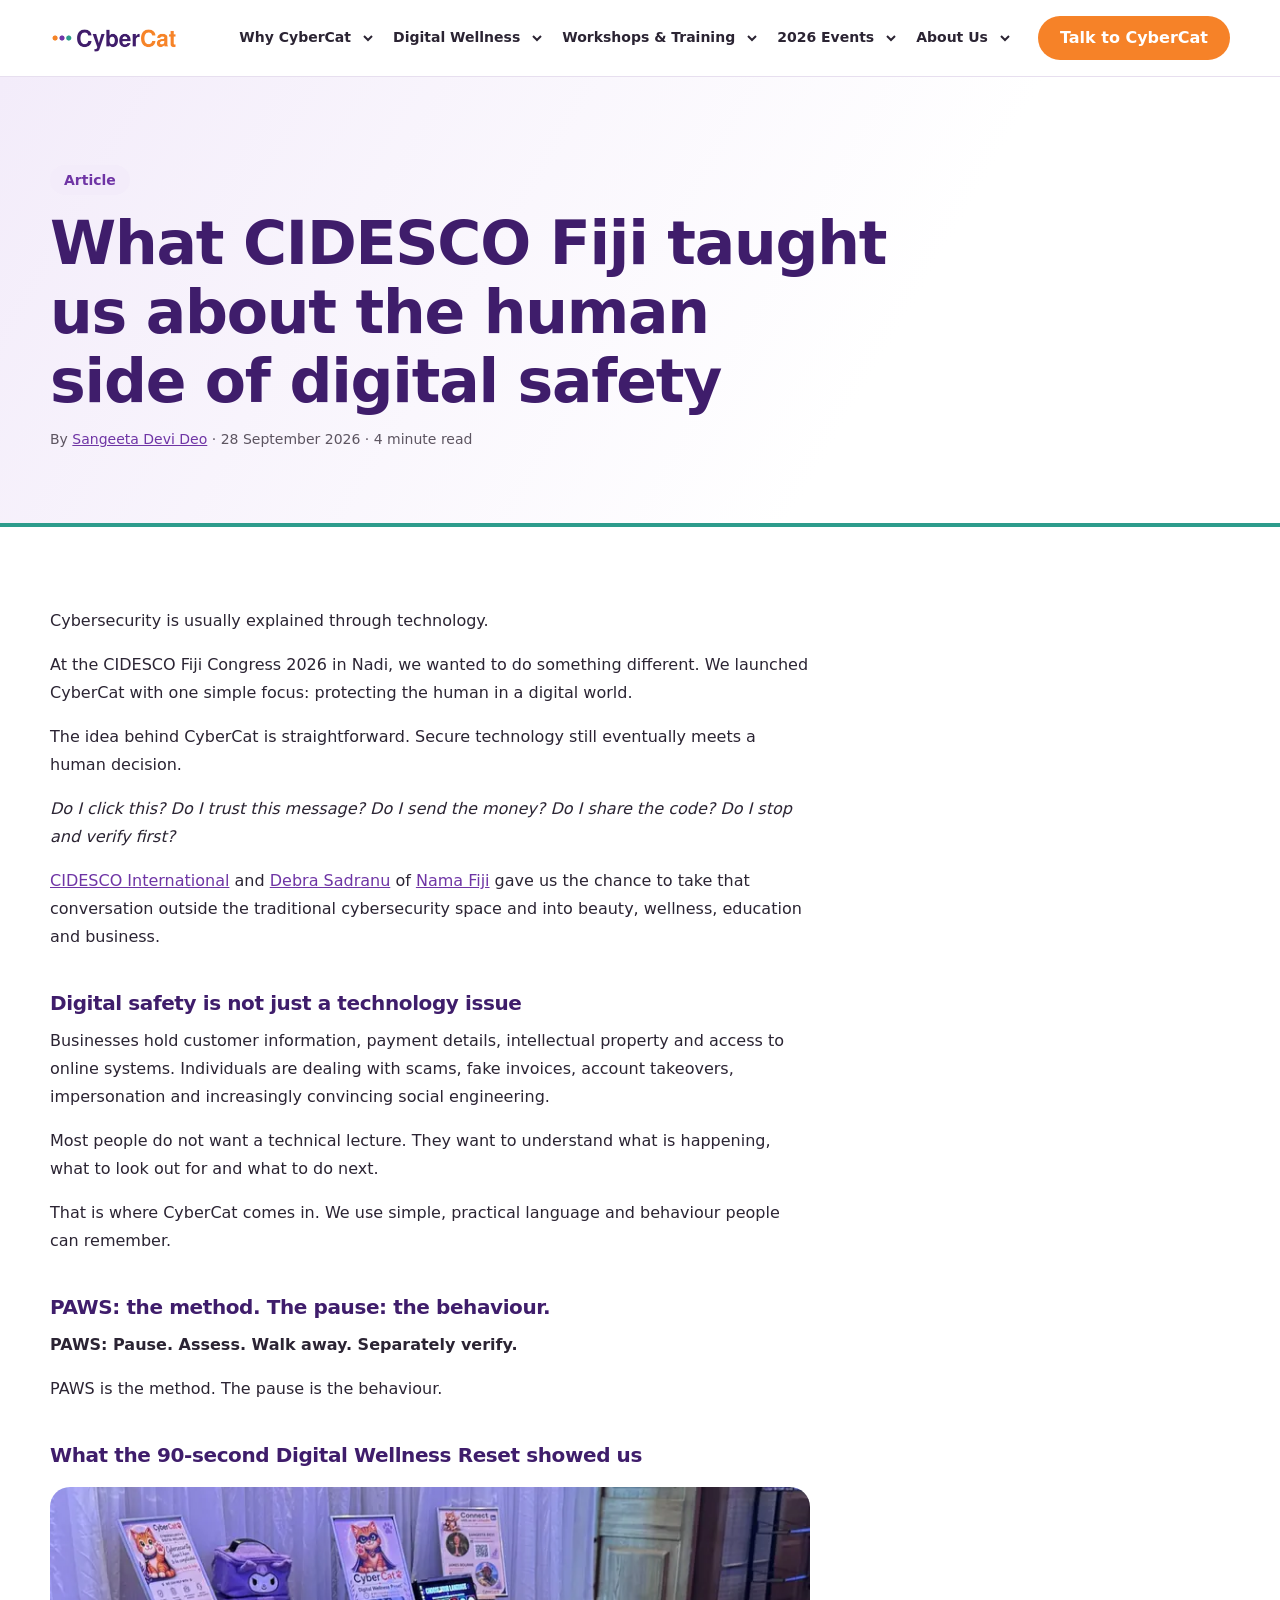
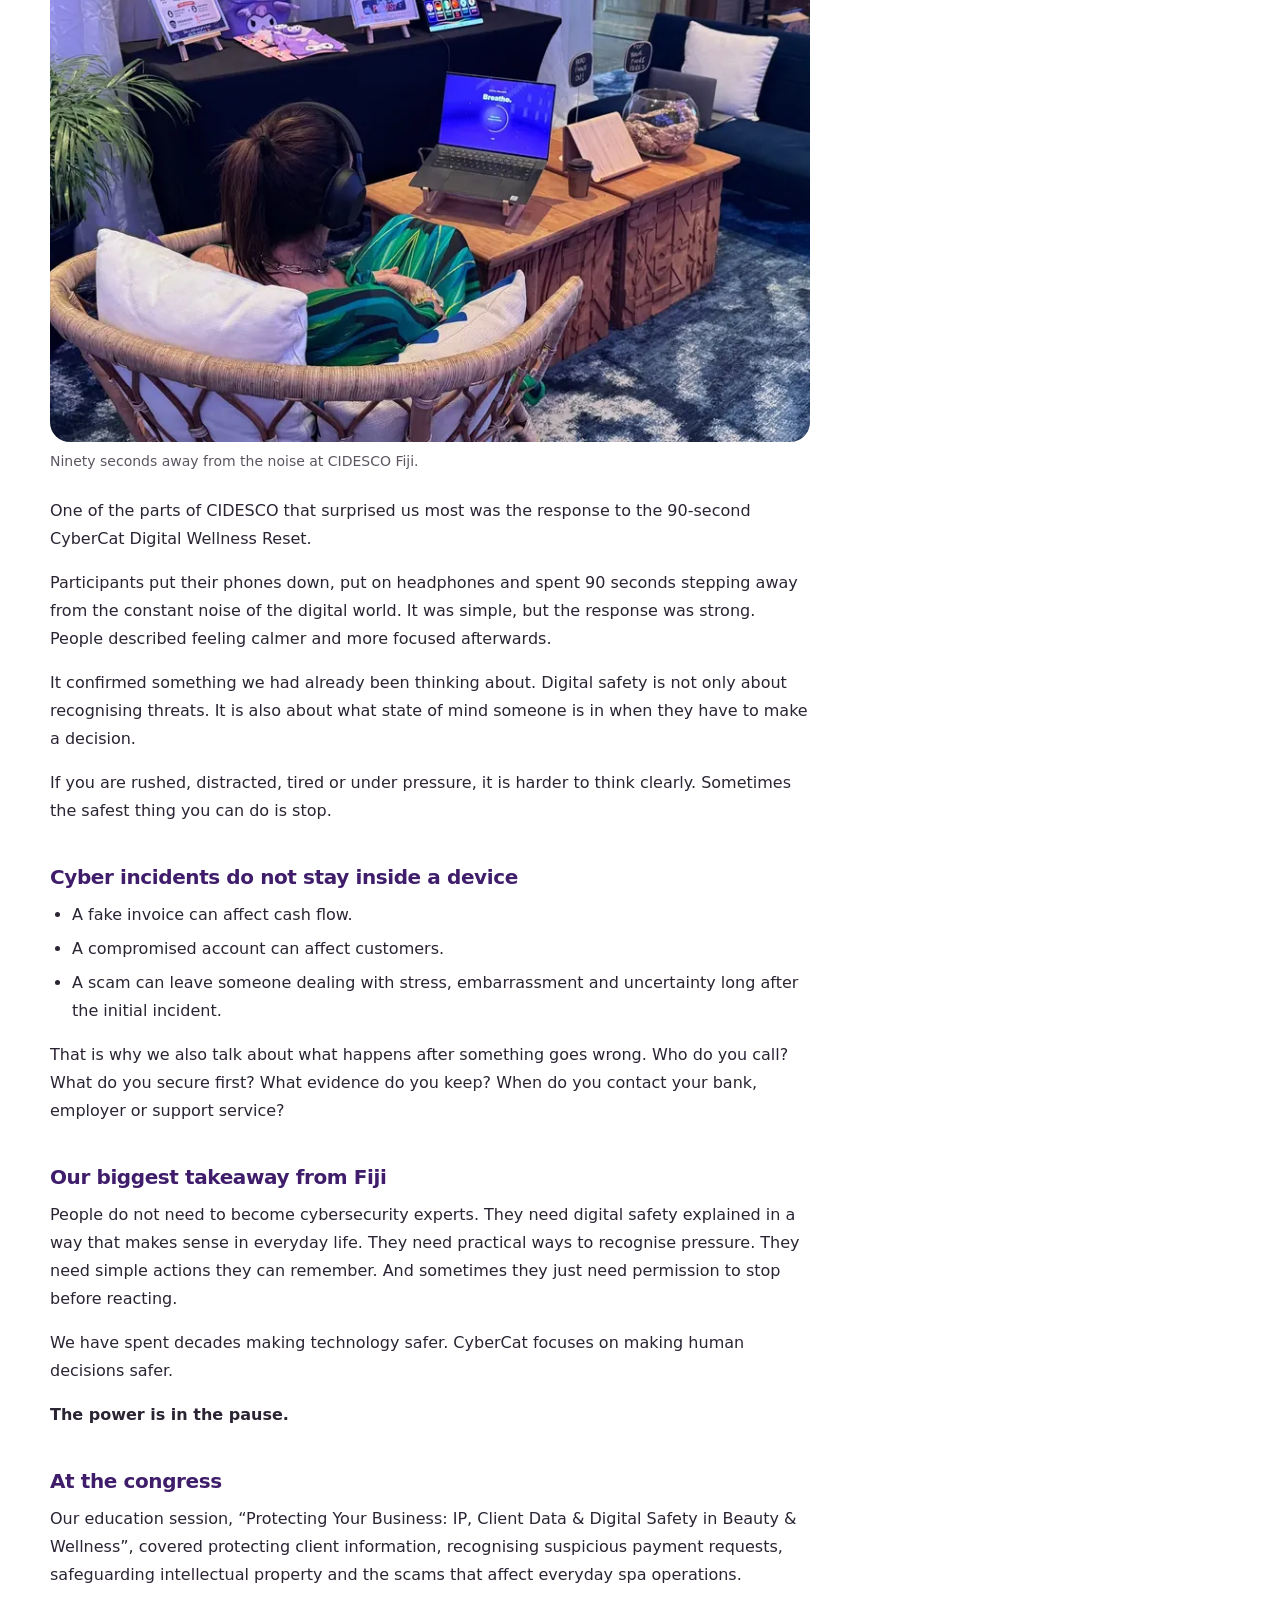
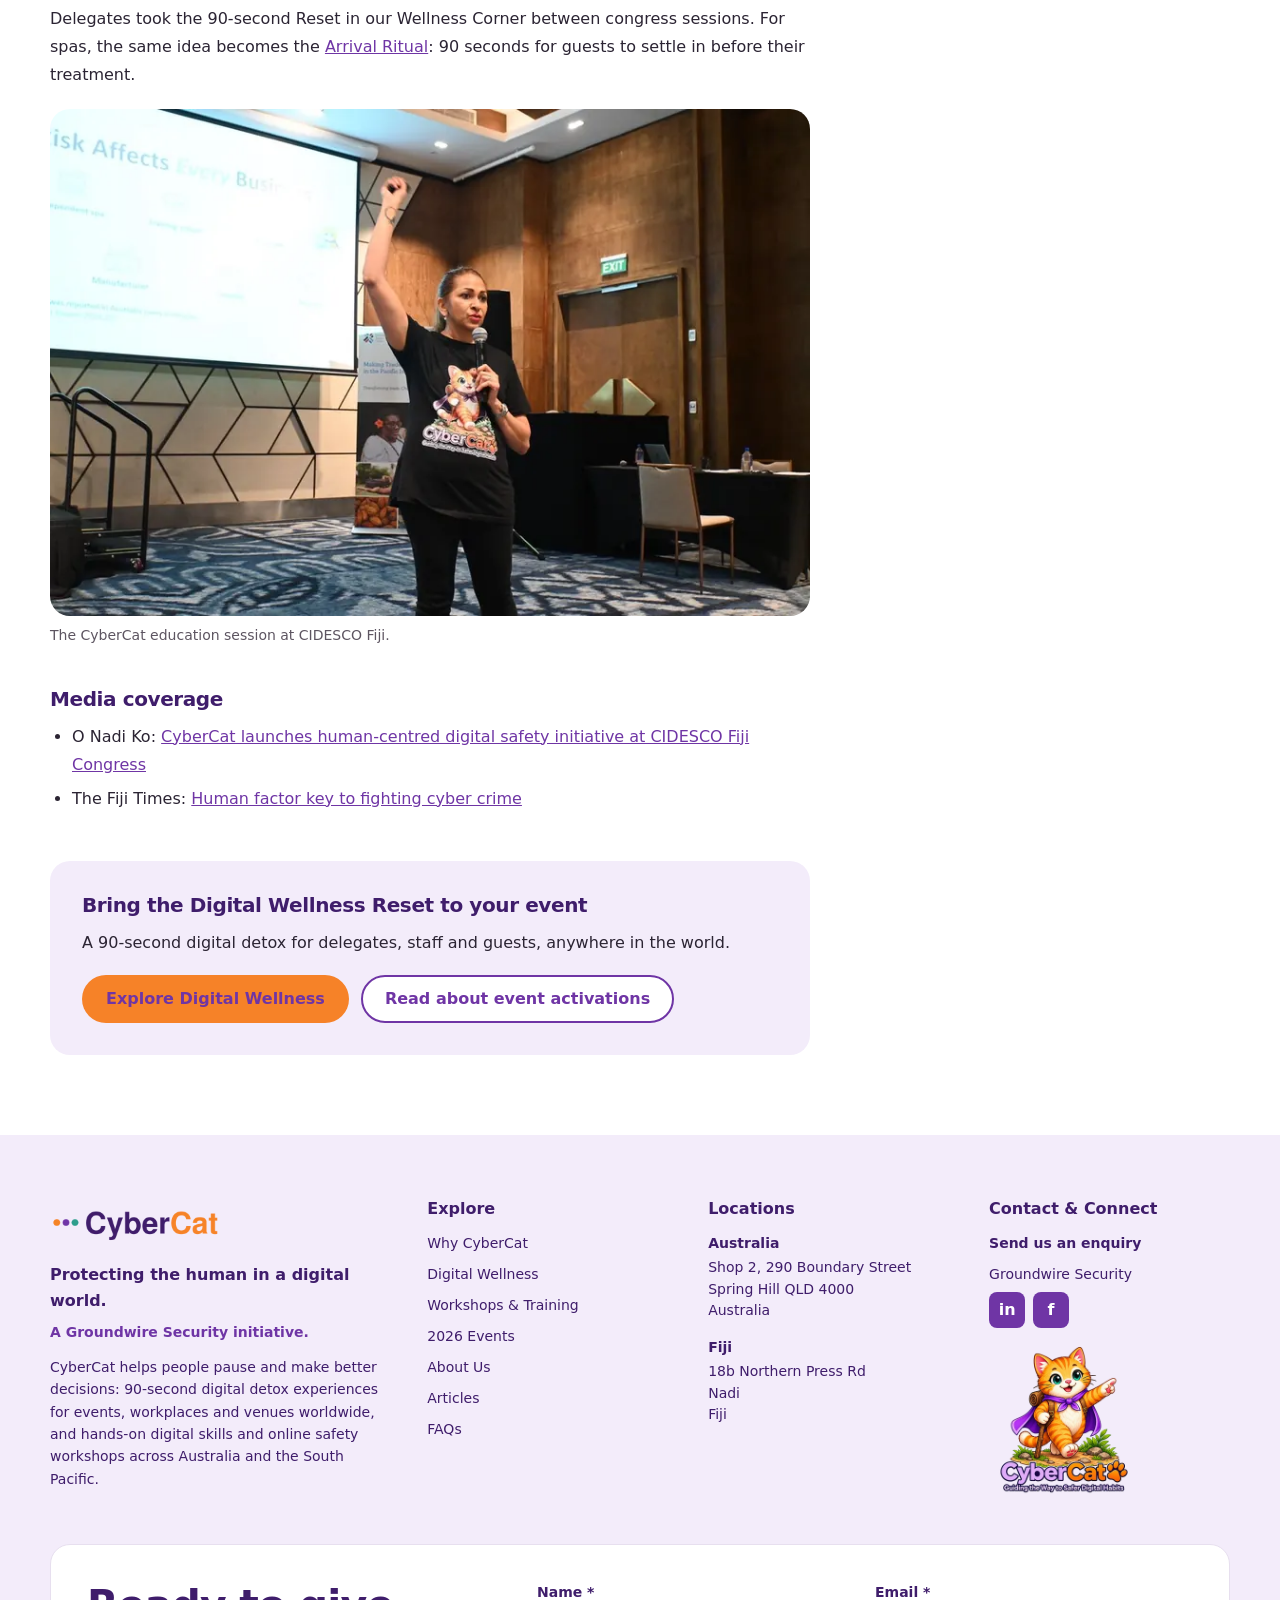
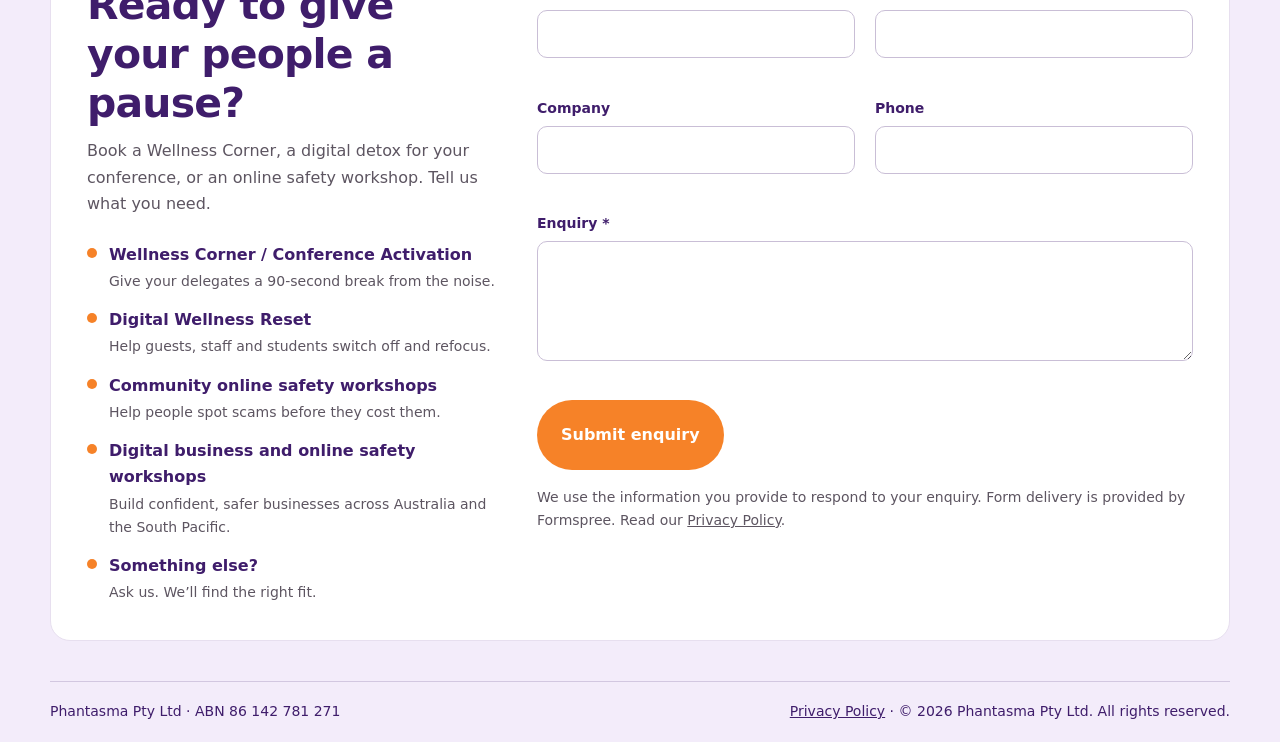
<file: article-cidesco-fiji-human-side-of-digital-safety.html>
<!DOCTYPE html>
<html lang="en-AU">
<head>
<meta charset="utf-8">
<meta name="viewport" content="width=device-width, initial-scale=1">
<title>What CIDESCO Fiji Taught Us About Digital Safety | CyberCat</title>
<meta name="description" content="Lessons from launching CyberCat at the CIDESCO Fiji Congress 2026: the PAWS method, the 90-second Digital Wellness Reset and making human decisions safer.">
<meta name="robots" content="index, follow">
<link rel="canonical" href="https://cybercat.au/article-cidesco-fiji-human-side-of-digital-safety.html">
<meta name="theme-color" content="#6F35A5">
<meta property="og:type" content="article">
<meta property="og:site_name" content="CyberCat">
<meta property="og:locale" content="en_AU">
<meta property="og:title" content="What CIDESCO Fiji Taught Us About Digital Safety | CyberCat">
<meta property="og:description" content="Lessons from launching CyberCat at the CIDESCO Fiji Congress 2026: the PAWS method, the 90-second Digital Wellness Reset and making human decisions safer.">
<meta property="og:url" content="https://cybercat.au/article-cidesco-fiji-human-side-of-digital-safety.html">
<meta property="og:image" content="https://cybercat.au/assets/og-article-cidesco.jpg">
<meta property="og:image:width" content="1200">
<meta property="og:image:height" content="630">
<meta property="og:image:alt" content="A delegate taking the 90-second Digital Wellness Reset at CIDESCO Fiji">
<meta name="twitter:card" content="summary_large_image">
<meta name="twitter:title" content="What CIDESCO Fiji Taught Us About Digital Safety | CyberCat">
<meta name="twitter:description" content="Lessons from launching CyberCat at the CIDESCO Fiji Congress 2026: the PAWS method, the 90-second Digital Wellness Reset and making human decisions safer.">
<meta name="twitter:image" content="https://cybercat.au/assets/og-article-cidesco.jpg">
<link rel="icon" type="image/png" sizes="32x32" href="assets/favicon-32.png">
<link rel="apple-touch-icon" href="assets/apple-touch-icon.png">
<link rel="stylesheet" href="assets/site.css?v=2026-11-19a">
<script type="application/ld+json">
{
 "@context": "https://schema.org",
 "@graph": [
  {
   "@type": "Article",
   "@id": "https://cybercat.au/article-cidesco-fiji-human-side-of-digital-safety.html#article",
   "headline": "What CIDESCO Fiji taught us about the human side of digital safety",
   "description": "Lessons from launching CyberCat at the CIDESCO Fiji Congress 2026: the PAWS method, the 90-second Digital Wellness Reset and making human decisions safer.",
   "datePublished": "2026-09-28",
   "dateModified": "2026-11-19",
   "inLanguage": "en-AU",
   "author": {
    "@type": "Person",
    "name": "Sangeeta Devi Deo",
    "jobTitle": "Cyber Safety Educator",
    "url": "https://www.linkedin.com/in/sangeetadevi/"
   },
   "publisher": {
    "@id": "https://cybercat.au/#organization"
   },
   "image": "https://cybercat.au/assets/img/cidesco-reset-1200.webp",
   "mainEntityOfPage": "https://cybercat.au/article-cidesco-fiji-human-side-of-digital-safety.html",
   "about": [
    "Digital safety",
    "PAWS method",
    "Digital Wellness Reset",
    "CIDESCO Fiji Congress 2026"
   ],
   "breadcrumb": {
    "@id": "https://cybercat.au/article-cidesco-fiji-human-side-of-digital-safety.html#breadcrumb"
   }
  },
  {
   "@type": "BreadcrumbList",
   "@id": "https://cybercat.au/article-cidesco-fiji-human-side-of-digital-safety.html#breadcrumb",
   "itemListElement": [
    {
     "@type": "ListItem",
     "position": 1,
     "name": "Home",
     "item": "https://cybercat.au/"
    },
    {
     "@type": "ListItem",
     "position": 2,
     "name": "Articles",
     "item": "https://cybercat.au/articles.html"
    },
    {
     "@type": "ListItem",
     "position": 3,
     "name": "What CIDESCO Fiji taught us",
     "item": "https://cybercat.au/article-cidesco-fiji-human-side-of-digital-safety.html"
    }
   ]
  }
 ]
}
</script>
</head>
<body>
<a class="skip-link" href="#main">Skip to content</a>
<header class="nav"><div class="wrap nav-inner"><a class="brand" href="index.html" aria-label="CyberCat home"><img decoding="async" width="600" height="142" src="assets/cybercat-logo.webp" alt="CyberCat"></a><nav class="nav-links" id="site-menu" aria-label="Main navigation"><div class="nav-item"><a class="nav-link" href="index.html">Why CyberCat</a><button class="nav-sub-toggle" type="button" aria-expanded="false" aria-controls="sub-0" aria-label="Show Why CyberCat sections"><svg aria-hidden="true" viewBox="0 0 12 12" fill="none" stroke="currentColor" stroke-width="2"><path d="m2 4 4 4 4-4"/></svg></button><div class="nav-submenu" id="sub-0"><a href="index.html#how">What We Do</a><a href="index.html#mission">Our Mission</a><a href="index.html#why">Why CyberCat</a><a href="index.html#paws">The PAWS Method</a><a href="index.html#covers">What We Cover</a><a href="index.html#audience">Who It’s For</a><a href="index.html#faq">FAQs</a></div></div><div class="nav-item"><a class="nav-link" href="digital-experiences.html">Digital Wellness</a><button class="nav-sub-toggle" type="button" aria-expanded="false" aria-controls="sub-1" aria-label="Show Digital Wellness sections"><svg aria-hidden="true" viewBox="0 0 12 12" fill="none" stroke="currentColor" stroke-width="2"><path d="m2 4 4 4 4-4"/></svg></button><div class="nav-submenu" id="sub-1"><a href="digital-experiences.html#experiences">Our Experiences</a><a href="digital-experiences.html#reset">90-Second Reset</a><a href="digital-experiences.html#participant-stories">Participant Stories</a><a href="digital-experiences.html#professional-perspective">Professional Perspective</a><a href="digital-experiences.html#faq">FAQs</a></div></div><div class="nav-item"><a class="nav-link" href="capacity-building-training.html">Workshops &amp; Training</a><button class="nav-sub-toggle" type="button" aria-expanded="false" aria-controls="sub-2" aria-label="Show Workshops & Training sections"><svg aria-hidden="true" viewBox="0 0 12 12" fill="none" stroke="currentColor" stroke-width="2"><path d="m2 4 4 4 4-4"/></svg></button><div class="nav-submenu" id="sub-2"><a href="capacity-building-training.html#programmes">Workshop Topics</a><a href="capacity-building-training.html#audiences">Who We Work With</a><a href="capacity-building-training.html#approach">How We Deliver</a><a href="capacity-building-training.html#tonga-case-study">Tonga Workshop</a><a href="capacity-building-training.html#faq">FAQs</a></div></div><div class="nav-item"><a class="nav-link" href="events.html">2026 Events</a><button class="nav-sub-toggle" type="button" aria-expanded="false" aria-controls="sub-3" aria-label="Show 2026 Events sections"><svg aria-hidden="true" viewBox="0 0 12 12" fill="none" stroke="currentColor" stroke-width="2"><path d="m2 4 4 4 4-4"/></svg></button><div class="nav-submenu" id="sub-3"><a href="events.html#tonga">Tonga</a><a href="events.html#openssl">OpenSSL Prague</a><a href="events.html#cidesco">CIDESCO Fiji</a></div></div><div class="nav-item"><a class="nav-link" href="about.html">About Us</a><button class="nav-sub-toggle" type="button" aria-expanded="false" aria-controls="sub-4" aria-label="Show About Us sections"><svg aria-hidden="true" viewBox="0 0 12 12" fill="none" stroke="currentColor" stroke-width="2"><path d="m2 4 4 4 4-4"/></svg></button><div class="nav-submenu" id="sub-4"><a href="about.html#team">Meet the Team</a><a href="about.html#community">Community</a><a href="about.html#media">In the Media</a><a href="articles.html">Articles</a><a href="about.html#security-community">Security Community</a><a href="about.html#contact">Contact</a></div></div></nav><button class="menu-toggle" type="button" aria-controls="site-menu" aria-expanded="false">Menu</button><a class="btn btn-primary nav-cta" href="#contact-form">Talk to CyberCat</a></div></header>
<main id="main">
<section class="page-hero">
<div class="wrap">
<span class="kicker">Article</span>
<h1>What CIDESCO Fiji taught us about the human side of digital safety</h1>
<p class="article-meta">By <a href="https://www.linkedin.com/in/sangeetadevi/" target="_blank" rel="noopener">Sangeeta Devi Deo</a> · 28 September 2026 · 4 minute read</p>
</div>
</section>
<div class="section">
<div class="wrap">
<article class="article">
<p>Cybersecurity is usually explained through technology.</p>
<p>At the CIDESCO Fiji Congress 2026 in Nadi, we wanted to do something different. We launched CyberCat with one simple focus: protecting the human in a digital world.</p>
<p>The idea behind CyberCat is straightforward. Secure technology still eventually meets a human decision.</p>
<p><em>Do I click this? Do I trust this message? Do I send the money? Do I share the code? Do I stop and verify first?</em></p>
<p><a href="https://cidesco.com/" target="_blank" rel="noopener">CIDESCO International</a> and <a href="https://www.linkedin.com/in/debra-sadranu-07aa44208/" target="_blank" rel="noopener">Debra Sadranu</a> of <a href="https://www.linkedin.com/company/nama-fiji-hq/" target="_blank" rel="noopener">Nama Fiji</a> gave us the chance to take that conversation outside the traditional cybersecurity space and into beauty, wellness, education and business.</p>
<h2>Digital safety is not just a technology issue</h2>
<p>Businesses hold customer information, payment details, intellectual property and access to online systems. Individuals are dealing with scams, fake invoices, account takeovers, impersonation and increasingly convincing social engineering.</p>
<p>Most people do not want a technical lecture. They want to understand what is happening, what to look out for and what to do next.</p>
<p>That is where CyberCat comes in. We use simple, practical language and behaviour people can remember.</p>
<h2>PAWS: the method. The pause: the behaviour.</h2>
<p><strong>PAWS: Pause. Assess. Walk away. Separately verify.</strong></p>
<p>PAWS is the method. The pause is the behaviour.</p>
<h2>What the 90-second Digital Wellness Reset showed us</h2>
<figure class="article-figure">
<img src="assets/img/cidesco-reset-1200.webp" srcset="assets/img/cidesco-reset-800.webp 800w, assets/img/cidesco-reset-1200.webp 1200w" sizes="(max-width: 820px) 92vw, 760px" width="1200" height="875" alt="A delegate wearing headphones during the 90-second Digital Wellness Reset at CIDESCO Fiji" loading="lazy" decoding="async">
<figcaption>Ninety seconds away from the noise at CIDESCO Fiji.</figcaption>
</figure>
<p>One of the parts of CIDESCO that surprised us most was the response to the 90-second CyberCat Digital Wellness Reset.</p>
<p>Participants put their phones down, put on headphones and spent 90 seconds stepping away from the constant noise of the digital world. It was simple, but the response was strong. People described feeling calmer and more focused afterwards.</p>
<p>It confirmed something we had already been thinking about. Digital safety is not only about recognising threats. It is also about what state of mind someone is in when they have to make a decision.</p>
<p>If you are rushed, distracted, tired or under pressure, it is harder to think clearly. Sometimes the safest thing you can do is stop.</p>
<h2>Cyber incidents do not stay inside a device</h2>
<ul>
<li>A fake invoice can affect cash flow.</li>
<li>A compromised account can affect customers.</li>
<li>A scam can leave someone dealing with stress, embarrassment and uncertainty long after the initial incident.</li>
</ul>
<p>That is why we also talk about what happens after something goes wrong. Who do you call? What do you secure first? What evidence do you keep? When do you contact your bank, employer or support service?</p>
<h2>Our biggest takeaway from Fiji</h2>
<p>People do not need to become cybersecurity experts. They need digital safety explained in a way that makes sense in everyday life. They need practical ways to recognise pressure. They need simple actions they can remember. And sometimes they just need permission to stop before reacting.</p>
<p>We have spent decades making technology safer. CyberCat focuses on making human decisions safer.</p>
<p class="article-sign">The power is in the pause.</p>
<h2>At the congress</h2>
<p>Our education session, “Protecting Your Business: IP, Client Data &amp; Digital Safety in Beauty &amp; Wellness”, covered protecting client information, recognising suspicious payment requests, safeguarding intellectual property and the scams that affect everyday spa operations.</p>
<p>Delegates took the 90-second Reset in our Wellness Corner between congress sessions. For spas, the same idea becomes the <a href="digital-experiences.html#arrival-ritual">Arrival Ritual</a>: 90 seconds for guests to settle in before their treatment.</p>
<figure class="article-figure">
<img src="assets/img/events-gallery-02-1200.webp" srcset="assets/img/events-gallery-02-800.webp 800w, assets/img/events-gallery-02-1200.webp 1200w" sizes="(max-width: 820px) 92vw, 760px" width="1200" height="800" alt="Sangeeta Devi speaking about CyberCat at the CIDESCO Fiji Education Summit" loading="lazy" decoding="async">
<figcaption>The CyberCat education session at CIDESCO Fiji.</figcaption>
</figure>
<h2>Media coverage</h2>
<ul>
<li>O Nadi Ko: <a href="https://onadiko.com.fj/cybercat-launches-human-centred-digital-safety-initiative-at-cidesco-fiji-congress/" target="_blank" rel="noopener">CyberCat launches human-centred digital safety initiative at CIDESCO Fiji Congress</a></li>
<li>The Fiji Times: <a href="https://www.fijitimes.com.fj/human-factor-key-to-fighting-cyber-crime/" target="_blank" rel="noopener">Human factor key to fighting cyber crime</a></li>
</ul>
<div class="article-cta">
<h2>Bring the Digital Wellness Reset to your event</h2>
<p>A 90-second digital detox for delegates, staff and guests, anywhere in the world.</p>
<div class="btn-row"><a class="btn btn-primary" href="digital-experiences.html">Explore Digital Wellness</a><a class="btn btn-secondary" href="article-digital-wellness-event-activations.html">Read about event activations</a></div>
</div>
</article>
</div>
</div>
</main>
<footer class="site-footer">
<div class="wrap">
<div class="footer-grid">
<div>
<img width="600" height="142" class="footer-logo" src="assets/cybercat-logo.webp" alt="CyberCat" loading="lazy" decoding="async">
<p class="footer-tagline">Protecting the human in a digital world.</p>
<p class="footer-origin">A Groundwire Security initiative.</p>
<p class="footer-description">CyberCat helps people pause and make better decisions: 90-second digital detox experiences for events, workplaces and venues worldwide, and hands-on digital skills and online safety workshops across Australia and the South Pacific.</p>
</div>
<nav aria-label="Footer navigation">
<h2 class="footer-title">Explore</h2>
<div class="footer-links">
<a href="index.html">Why CyberCat</a>
<a href="digital-experiences.html">Digital Wellness</a>
<a href="capacity-building-training.html">Workshops &amp; Training</a>
<a href="events.html">2026 Events</a>
<a href="about.html">About Us</a>
<a href="articles.html">Articles</a>
<a href="index.html#faq">FAQs</a>
</div>
</nav>
<div>
<h2 class="footer-title">Locations</h2>
<p class="footer-label">Australia</p>
<address class="footer-address">Shop 2, 290 Boundary Street<br>Spring Hill QLD 4000<br>Australia</address>
<p class="footer-label">Fiji</p>
<address class="footer-address">18b Northern Press Rd<br>Nadi<br>Fiji</address>
</div>
<div>
<h2 class="footer-title">Contact &amp; Connect</h2>
<div class="footer-links">
<a class="footer-email" href="#contact-form">Send us an enquiry</a>
<a href="https://groundwiresecurity.com/" target="_blank" rel="noopener">Groundwire Security</a>
</div>
<div class="footer-socials">
<a href="https://www.linkedin.com/company/groundwiresecurity/" target="_blank" rel="noopener" title="Groundwire Security on LinkedIn"><span aria-hidden="true">in</span><span class="sr-only">Groundwire Security on LinkedIn</span></a>
<a href="https://www.facebook.com/gwsec" target="_blank" rel="noopener" title="Groundwire Security on Facebook"><span aria-hidden="true">f</span><span class="sr-only">Groundwire Security on Facebook</span></a>
</div>
<img width="320" height="320" class="footer-mascot" src="assets/cybercat-mascot.webp" alt="CyberCat mascot with the words Guiding the Way to Safer Digital Habits" loading="lazy" decoding="async">
</div>
</div>

<section class="enquiry" id="contact-form" aria-labelledby="enquiry-title">
<div class="enquiry-intro">
<h2 id="enquiry-title">Ready to give your people a pause?</h2>
<p>Book a Wellness Corner, a digital detox for your conference, or an online safety workshop. Tell us what you need.</p>
<ul class="help-list">
<li><strong>Wellness Corner / Conference Activation</strong><span>Give your delegates a 90-second break from the noise.</span></li>
<li><strong>Digital Wellness Reset</strong><span>Help guests, staff and students switch off and refocus.</span></li>
<li><strong>Community online safety workshops</strong><span>Help people spot scams before they cost them.</span></li>
<li><strong>Digital business and online safety workshops</strong><span>Build confident, safer businesses across Australia and the South Pacific.</span></li>
<li><strong>Something else?</strong><span>Ask us. We’ll find the right fit.</span></li>
</ul>
</div>
<form class="enquiry-form" action="https://formspree.io/f/xaeooene" method="POST">
<input type="hidden" name="_subject" value="New CyberCat website enquiry">
<input class="honey" type="text" name="_gotcha" tabindex="-1" autocomplete="off" aria-hidden="true">
<div class="field"><label for="enq-name">Name *</label><input id="enq-name" name="name" type="text" autocomplete="name" maxlength="120" required></div>
<div class="field"><label for="enq-email">Email *</label><input id="enq-email" name="email" type="email" autocomplete="email" maxlength="200" required></div>
<div class="field"><label for="enq-company">Company</label><input id="enq-company" name="company" type="text" autocomplete="organization" maxlength="160"></div>
<div class="field"><label for="enq-phone">Phone</label><input id="enq-phone" name="phone" type="tel" autocomplete="tel" maxlength="40"></div>
<div class="field field-wide"><label for="enq-message">Enquiry *</label><textarea id="enq-message" name="enquiry" rows="4" maxlength="5000" required></textarea></div>
<button class="btn btn-primary" type="submit">Submit enquiry</button>
<p class="form-note">We use the information you provide to respond to your enquiry. Form delivery is provided by Formspree. Read our <a href="privacy.html">Privacy Policy</a>.</p>
</form>
</section>

<div class="footer-bottom"><span>Phantasma Pty Ltd · ABN 86 142 781 271</span><span><a href="privacy.html" aria-current="page">Privacy Policy</a> · © 2026 Phantasma Pty Ltd. All rights reserved.</span></div>
</div>
</footer>
<script src="assets/site.js?v=2026-11-18a" defer></script></body>
</html>
</file>
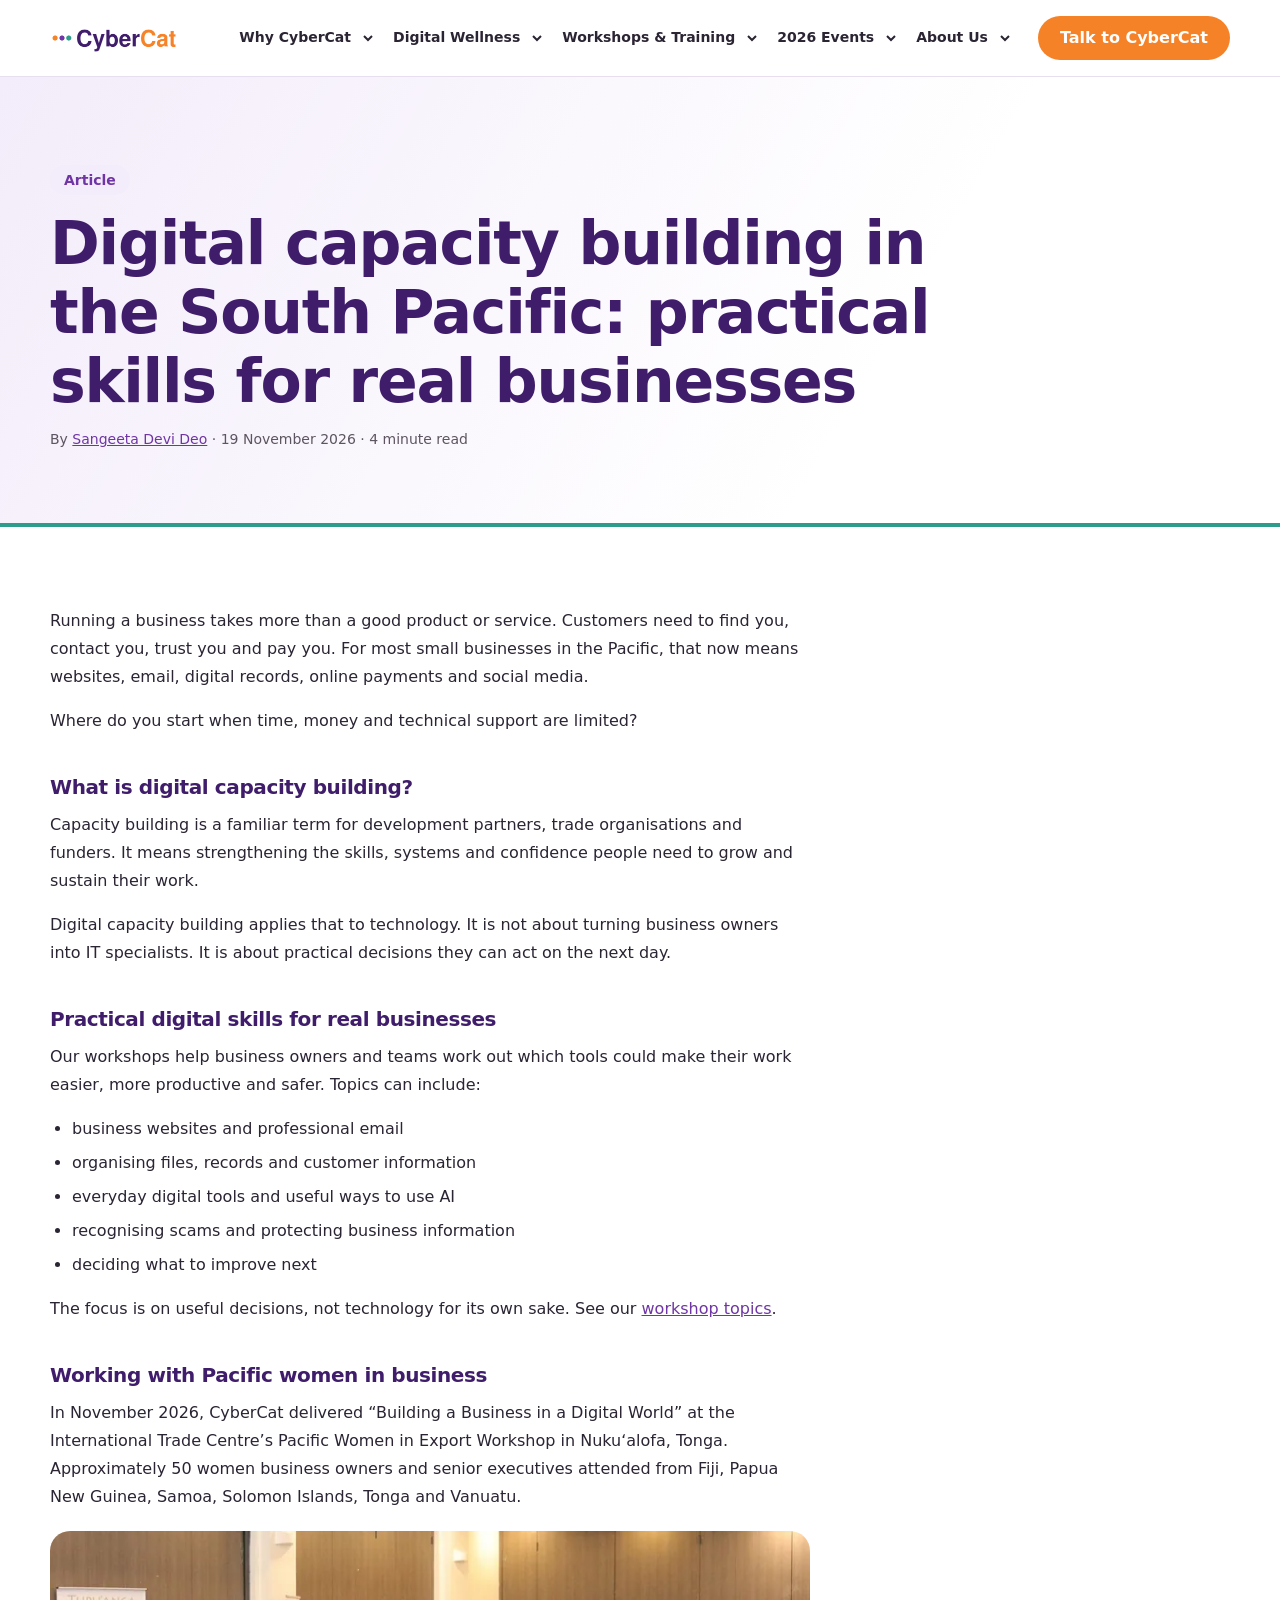
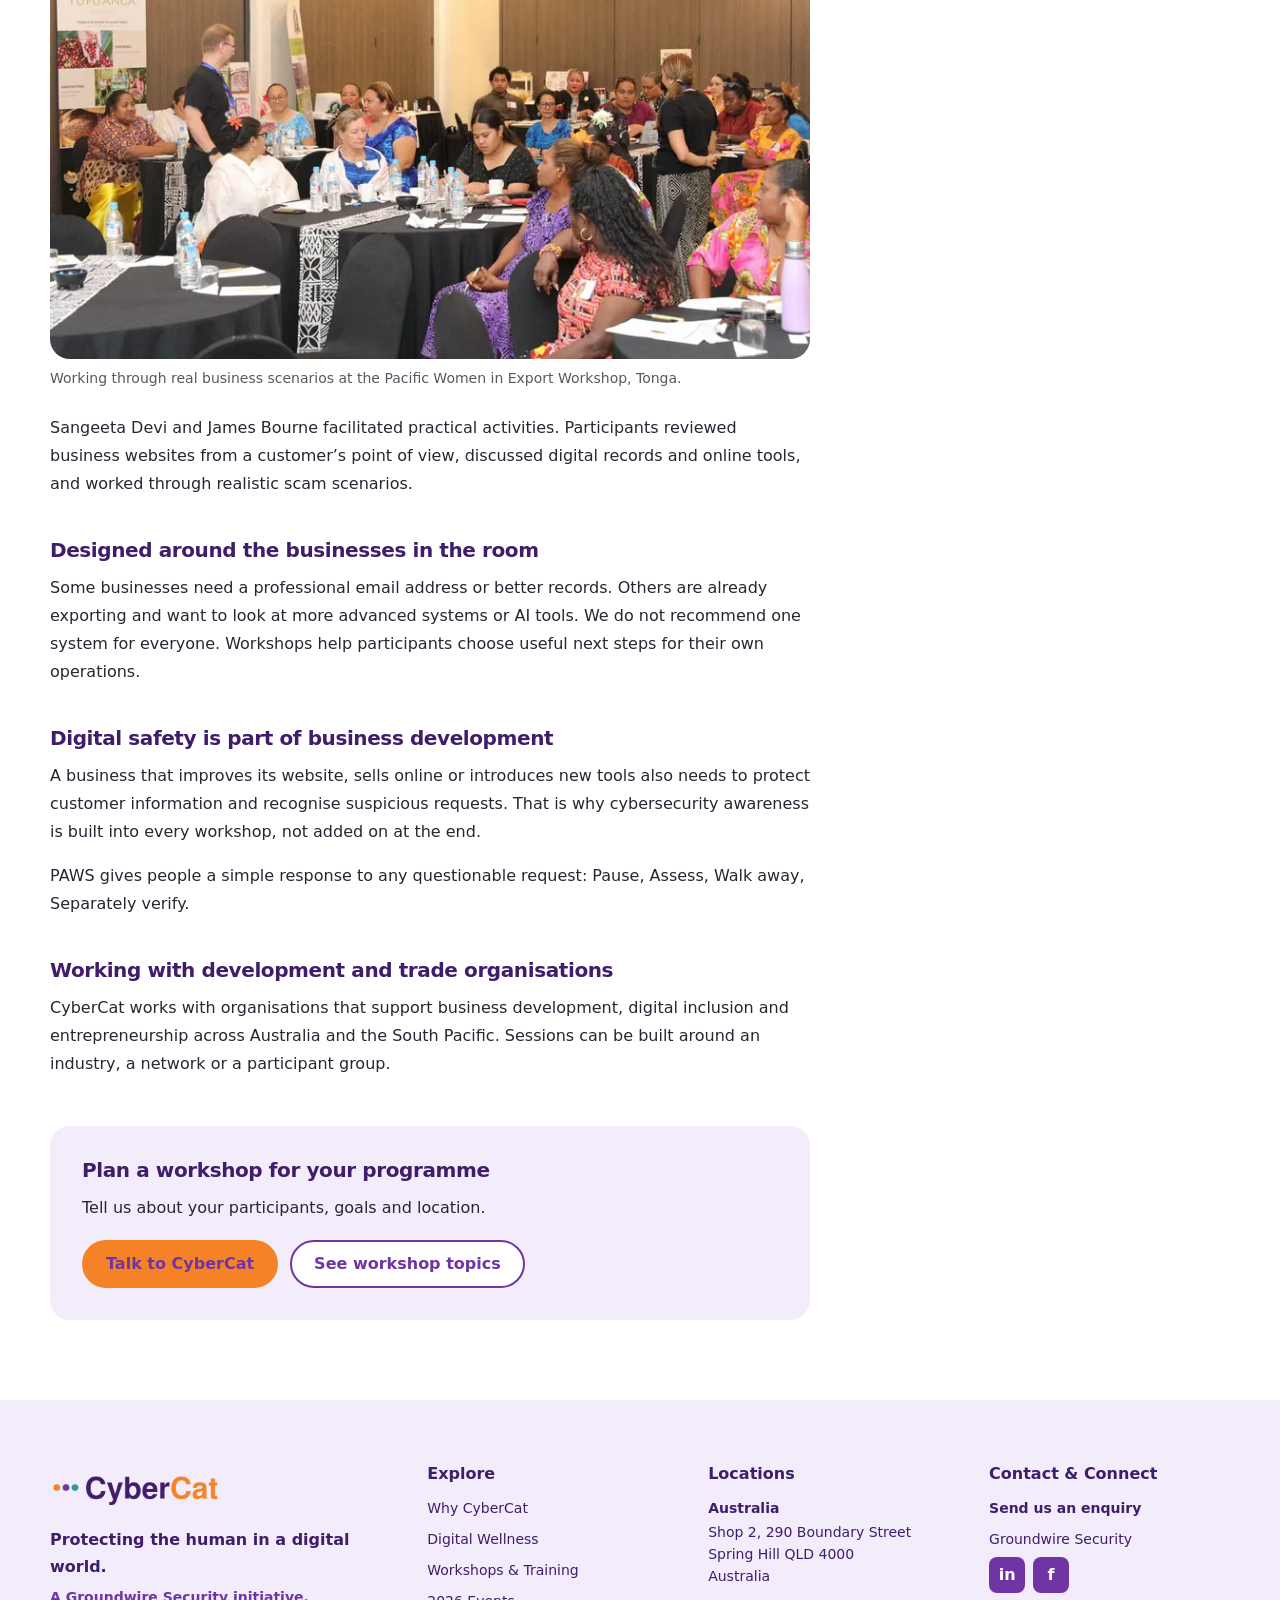
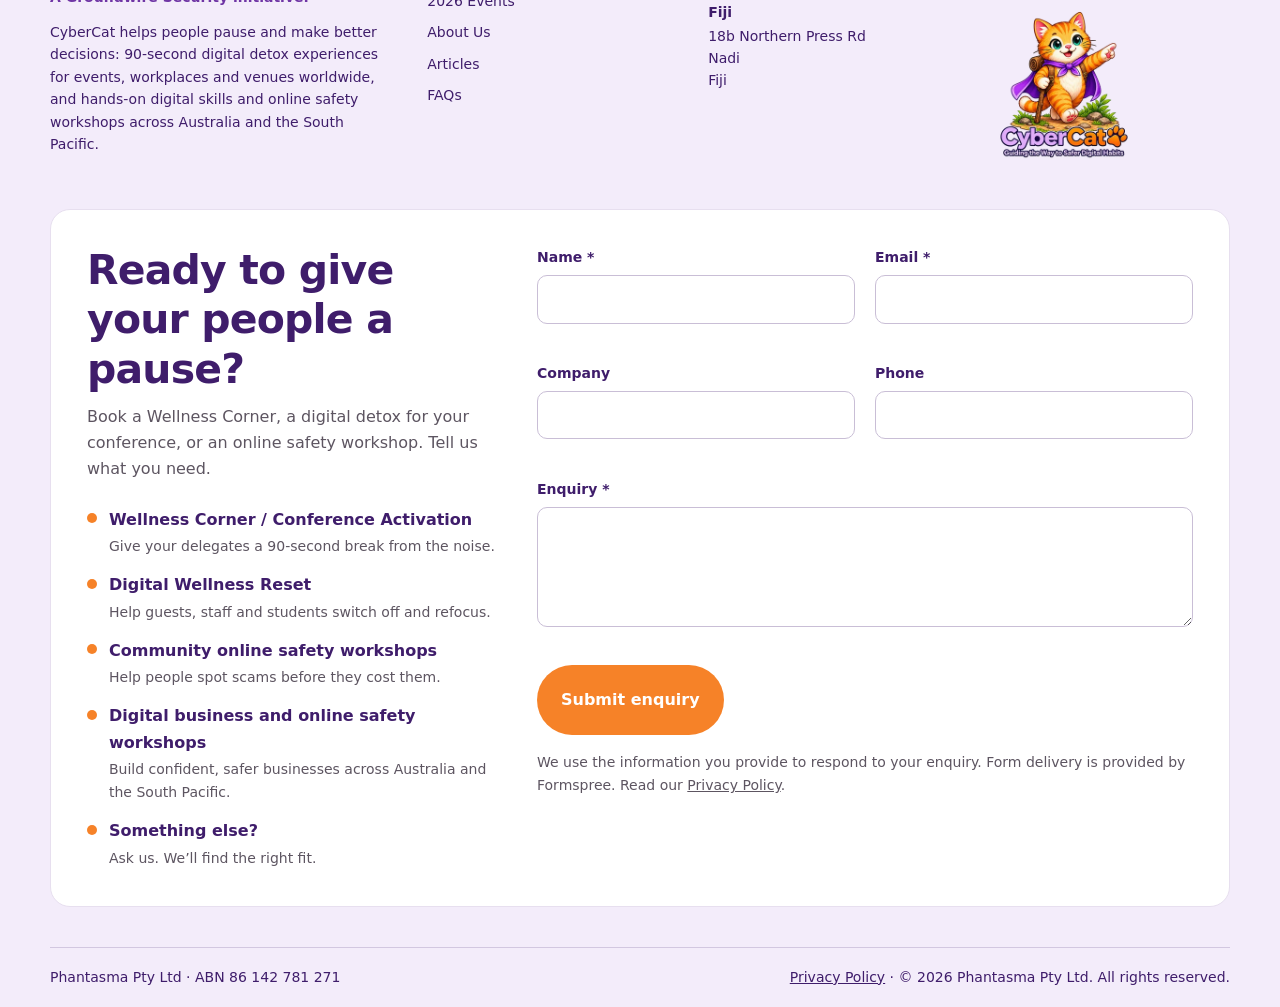
<file: article-digital-capacity-building-south-pacific.html>
<!DOCTYPE html>
<html lang="en-AU">
<head>
<meta charset="utf-8">
<meta name="viewport" content="width=device-width, initial-scale=1">
<title>Digital Capacity Building in the South Pacific | CyberCat</title>
<meta name="description" content="Practical digital skills and online safety workshops for Pacific businesses, exporters and women entrepreneurs, and what digital capacity building means.">
<meta name="robots" content="index, follow">
<link rel="canonical" href="https://cybercat.au/article-digital-capacity-building-south-pacific.html">
<meta name="theme-color" content="#6F35A5">
<meta property="og:type" content="article">
<meta property="og:site_name" content="CyberCat">
<meta property="og:locale" content="en_AU">
<meta property="og:title" content="Digital Capacity Building in the South Pacific | CyberCat">
<meta property="og:description" content="Practical digital skills and online safety workshops for Pacific businesses, exporters and women entrepreneurs, and what digital capacity building means.">
<meta property="og:url" content="https://cybercat.au/article-digital-capacity-building-south-pacific.html">
<meta property="og:image" content="https://cybercat.au/assets/og-training.jpg">
<meta property="og:image:width" content="1200">
<meta property="og:image:height" content="630">
<meta property="og:image:alt" content="CyberCat workshop with Pacific business owners">
<meta name="twitter:card" content="summary_large_image">
<meta name="twitter:title" content="Digital Capacity Building in the South Pacific | CyberCat">
<meta name="twitter:description" content="Practical digital skills and online safety workshops for Pacific businesses, exporters and women entrepreneurs, and what digital capacity building means.">
<meta name="twitter:image" content="https://cybercat.au/assets/og-training.jpg">
<link rel="icon" type="image/png" sizes="32x32" href="assets/favicon-32.png">
<link rel="apple-touch-icon" href="assets/apple-touch-icon.png">
<link rel="stylesheet" href="assets/site.css?v=2026-11-19a">
<script type="application/ld+json">
{
 "@context": "https://schema.org",
 "@graph": [
  {
   "@type": "Article",
   "@id": "https://cybercat.au/article-digital-capacity-building-south-pacific.html#article",
   "headline": "Digital capacity building in the South Pacific: practical skills for real businesses",
   "description": "Practical digital skills and online safety workshops for Pacific businesses, exporters and women entrepreneurs, and what digital capacity building means.",
   "datePublished": "2026-11-19",
   "dateModified": "2026-11-19",
   "inLanguage": "en-AU",
   "author": {
    "@type": "Person",
    "name": "Sangeeta Devi Deo",
    "jobTitle": "Cyber Safety Educator",
    "url": "https://www.linkedin.com/in/sangeetadevi/"
   },
   "publisher": {
    "@id": "https://cybercat.au/#organization"
   },
   "image": "https://cybercat.au/assets/img/tonga-workshop-1200.webp",
   "mainEntityOfPage": "https://cybercat.au/article-digital-capacity-building-south-pacific.html",
   "about": [
    "Digital capacity building",
    "South Pacific",
    "Digital skills workshops",
    "Online safety",
    "Women in business"
   ],
   "breadcrumb": {
    "@id": "https://cybercat.au/article-digital-capacity-building-south-pacific.html#breadcrumb"
   }
  },
  {
   "@type": "BreadcrumbList",
   "@id": "https://cybercat.au/article-digital-capacity-building-south-pacific.html#breadcrumb",
   "itemListElement": [
    {
     "@type": "ListItem",
     "position": 1,
     "name": "Home",
     "item": "https://cybercat.au/"
    },
    {
     "@type": "ListItem",
     "position": 2,
     "name": "Articles",
     "item": "https://cybercat.au/articles.html"
    },
    {
     "@type": "ListItem",
     "position": 3,
     "name": "Digital capacity building in the South Pacific",
     "item": "https://cybercat.au/article-digital-capacity-building-south-pacific.html"
    }
   ]
  }
 ]
}
</script>
</head>
<body>
<a class="skip-link" href="#main">Skip to content</a>
<header class="nav"><div class="wrap nav-inner"><a class="brand" href="index.html" aria-label="CyberCat home"><img decoding="async" width="600" height="142" src="assets/cybercat-logo.webp" alt="CyberCat"></a><nav class="nav-links" id="site-menu" aria-label="Main navigation"><div class="nav-item"><a class="nav-link" href="index.html">Why CyberCat</a><button class="nav-sub-toggle" type="button" aria-expanded="false" aria-controls="sub-0" aria-label="Show Why CyberCat sections"><svg aria-hidden="true" viewBox="0 0 12 12" fill="none" stroke="currentColor" stroke-width="2"><path d="m2 4 4 4 4-4"/></svg></button><div class="nav-submenu" id="sub-0"><a href="index.html#how">What We Do</a><a href="index.html#mission">Our Mission</a><a href="index.html#why">Why CyberCat</a><a href="index.html#paws">The PAWS Method</a><a href="index.html#covers">What We Cover</a><a href="index.html#audience">Who It’s For</a><a href="index.html#faq">FAQs</a></div></div><div class="nav-item"><a class="nav-link" href="digital-experiences.html">Digital Wellness</a><button class="nav-sub-toggle" type="button" aria-expanded="false" aria-controls="sub-1" aria-label="Show Digital Wellness sections"><svg aria-hidden="true" viewBox="0 0 12 12" fill="none" stroke="currentColor" stroke-width="2"><path d="m2 4 4 4 4-4"/></svg></button><div class="nav-submenu" id="sub-1"><a href="digital-experiences.html#experiences">Our Experiences</a><a href="digital-experiences.html#reset">90-Second Reset</a><a href="digital-experiences.html#participant-stories">Participant Stories</a><a href="digital-experiences.html#professional-perspective">Professional Perspective</a><a href="digital-experiences.html#faq">FAQs</a></div></div><div class="nav-item"><a class="nav-link" href="capacity-building-training.html">Workshops &amp; Training</a><button class="nav-sub-toggle" type="button" aria-expanded="false" aria-controls="sub-2" aria-label="Show Workshops & Training sections"><svg aria-hidden="true" viewBox="0 0 12 12" fill="none" stroke="currentColor" stroke-width="2"><path d="m2 4 4 4 4-4"/></svg></button><div class="nav-submenu" id="sub-2"><a href="capacity-building-training.html#programmes">Workshop Topics</a><a href="capacity-building-training.html#audiences">Who We Work With</a><a href="capacity-building-training.html#approach">How We Deliver</a><a href="capacity-building-training.html#tonga-case-study">Tonga Workshop</a><a href="capacity-building-training.html#faq">FAQs</a></div></div><div class="nav-item"><a class="nav-link" href="events.html">2026 Events</a><button class="nav-sub-toggle" type="button" aria-expanded="false" aria-controls="sub-3" aria-label="Show 2026 Events sections"><svg aria-hidden="true" viewBox="0 0 12 12" fill="none" stroke="currentColor" stroke-width="2"><path d="m2 4 4 4 4-4"/></svg></button><div class="nav-submenu" id="sub-3"><a href="events.html#tonga">Tonga</a><a href="events.html#openssl">OpenSSL Prague</a><a href="events.html#cidesco">CIDESCO Fiji</a></div></div><div class="nav-item"><a class="nav-link" href="about.html">About Us</a><button class="nav-sub-toggle" type="button" aria-expanded="false" aria-controls="sub-4" aria-label="Show About Us sections"><svg aria-hidden="true" viewBox="0 0 12 12" fill="none" stroke="currentColor" stroke-width="2"><path d="m2 4 4 4 4-4"/></svg></button><div class="nav-submenu" id="sub-4"><a href="about.html#team">Meet the Team</a><a href="about.html#community">Community</a><a href="about.html#media">In the Media</a><a href="articles.html">Articles</a><a href="about.html#security-community">Security Community</a><a href="about.html#contact">Contact</a></div></div></nav><button class="menu-toggle" type="button" aria-controls="site-menu" aria-expanded="false">Menu</button><a class="btn btn-primary nav-cta" href="#contact-form">Talk to CyberCat</a></div></header>
<main id="main">
<section class="page-hero">
<div class="wrap">
<span class="kicker">Article</span>
<h1>Digital capacity building in the South Pacific: practical skills for real businesses</h1>
<p class="article-meta">By <a href="https://www.linkedin.com/in/sangeetadevi/" target="_blank" rel="noopener">Sangeeta Devi Deo</a> · 19 November 2026 · 4 minute read</p>
</div>
</section>
<div class="section">
<div class="wrap">
<article class="article">
<p>Running a business takes more than a good product or service. Customers need to find you, contact you, trust you and pay you. For most small businesses in the Pacific, that now means websites, email, digital records, online payments and social media.</p>
<p>Where do you start when time, money and technical support are limited?</p>
<h2>What is digital capacity building?</h2>
<p>Capacity building is a familiar term for development partners, trade organisations and funders. It means strengthening the skills, systems and confidence people need to grow and sustain their work.</p>
<p>Digital capacity building applies that to technology. It is not about turning business owners into IT specialists. It is about practical decisions they can act on the next day.</p>
<h2>Practical digital skills for real businesses</h2>
<p>Our workshops help business owners and teams work out which tools could make their work easier, more productive and safer. Topics can include:</p>
<ul>
<li>business websites and professional email</li>
<li>organising files, records and customer information</li>
<li>everyday digital tools and useful ways to use AI</li>
<li>recognising scams and protecting business information</li>
<li>deciding what to improve next</li>
</ul>
<p>The focus is on useful decisions, not technology for its own sake. See our <a href="capacity-building-training.html">workshop topics</a>.</p>
<h2>Working with Pacific women in business</h2>
<p>In November 2026, CyberCat delivered “Building a Business in a Digital World” at the International Trade Centre’s Pacific Women in Export Workshop in Nukuʻalofa, Tonga. Approximately 50 women business owners and senior executives attended from Fiji, Papua New Guinea, Samoa, Solomon Islands, Tonga and Vanuatu.</p>
<figure class="article-figure">
<img src="assets/img/tonga-workshop-1200.webp" srcset="assets/img/tonga-workshop-800.webp 800w, assets/img/tonga-workshop-1200.webp 1200w" sizes="(max-width: 820px) 92vw, 760px" width="1200" height="674" alt="James Bourne and Sangeeta Devi facilitating a workshop for Pacific women business owners in Tonga" loading="lazy" decoding="async">
<figcaption>Working through real business scenarios at the Pacific Women in Export Workshop, Tonga.</figcaption>
</figure>
<p>Sangeeta Devi and James Bourne facilitated practical activities. Participants reviewed business websites from a customer’s point of view, discussed digital records and online tools, and worked through realistic scam scenarios.</p>
<h2>Designed around the businesses in the room</h2>
<p>Some businesses need a professional email address or better records. Others are already exporting and want to look at more advanced systems or AI tools. We do not recommend one system for everyone. Workshops help participants choose useful next steps for their own operations.</p>
<h2>Digital safety is part of business development</h2>
<p>A business that improves its website, sells online or introduces new tools also needs to protect customer information and recognise suspicious requests. That is why cybersecurity awareness is built into every workshop, not added on at the end.</p>
<p>PAWS gives people a simple response to any questionable request: Pause, Assess, Walk away, Separately verify.</p>
<h2>Working with development and trade organisations</h2>
<p>CyberCat works with organisations that support business development, digital inclusion and entrepreneurship across Australia and the South Pacific. Sessions can be built around an industry, a network or a participant group.</p>
<div class="article-cta">
<h2>Plan a workshop for your programme</h2>
<p>Tell us about your participants, goals and location.</p>
<div class="btn-row"><a class="btn btn-primary" href="#contact-form">Talk to CyberCat</a><a class="btn btn-secondary" href="capacity-building-training.html">See workshop topics</a></div>
</div>
</article>
</div>
</div>
</main>
<footer class="site-footer">
<div class="wrap">
<div class="footer-grid">
<div>
<img width="600" height="142" class="footer-logo" src="assets/cybercat-logo.webp" alt="CyberCat" loading="lazy" decoding="async">
<p class="footer-tagline">Protecting the human in a digital world.</p>
<p class="footer-origin">A Groundwire Security initiative.</p>
<p class="footer-description">CyberCat helps people pause and make better decisions: 90-second digital detox experiences for events, workplaces and venues worldwide, and hands-on digital skills and online safety workshops across Australia and the South Pacific.</p>
</div>
<nav aria-label="Footer navigation">
<h2 class="footer-title">Explore</h2>
<div class="footer-links">
<a href="index.html">Why CyberCat</a>
<a href="digital-experiences.html">Digital Wellness</a>
<a href="capacity-building-training.html">Workshops &amp; Training</a>
<a href="events.html">2026 Events</a>
<a href="about.html">About Us</a>
<a href="articles.html">Articles</a>
<a href="index.html#faq">FAQs</a>
</div>
</nav>
<div>
<h2 class="footer-title">Locations</h2>
<p class="footer-label">Australia</p>
<address class="footer-address">Shop 2, 290 Boundary Street<br>Spring Hill QLD 4000<br>Australia</address>
<p class="footer-label">Fiji</p>
<address class="footer-address">18b Northern Press Rd<br>Nadi<br>Fiji</address>
</div>
<div>
<h2 class="footer-title">Contact &amp; Connect</h2>
<div class="footer-links">
<a class="footer-email" href="#contact-form">Send us an enquiry</a>
<a href="https://groundwiresecurity.com/" target="_blank" rel="noopener">Groundwire Security</a>
</div>
<div class="footer-socials">
<a href="https://www.linkedin.com/company/groundwiresecurity/" target="_blank" rel="noopener" title="Groundwire Security on LinkedIn"><span aria-hidden="true">in</span><span class="sr-only">Groundwire Security on LinkedIn</span></a>
<a href="https://www.facebook.com/gwsec" target="_blank" rel="noopener" title="Groundwire Security on Facebook"><span aria-hidden="true">f</span><span class="sr-only">Groundwire Security on Facebook</span></a>
</div>
<img width="320" height="320" class="footer-mascot" src="assets/cybercat-mascot.webp" alt="CyberCat mascot with the words Guiding the Way to Safer Digital Habits" loading="lazy" decoding="async">
</div>
</div>

<section class="enquiry" id="contact-form" aria-labelledby="enquiry-title">
<div class="enquiry-intro">
<h2 id="enquiry-title">Ready to give your people a pause?</h2>
<p>Book a Wellness Corner, a digital detox for your conference, or an online safety workshop. Tell us what you need.</p>
<ul class="help-list">
<li><strong>Wellness Corner / Conference Activation</strong><span>Give your delegates a 90-second break from the noise.</span></li>
<li><strong>Digital Wellness Reset</strong><span>Help guests, staff and students switch off and refocus.</span></li>
<li><strong>Community online safety workshops</strong><span>Help people spot scams before they cost them.</span></li>
<li><strong>Digital business and online safety workshops</strong><span>Build confident, safer businesses across Australia and the South Pacific.</span></li>
<li><strong>Something else?</strong><span>Ask us. We’ll find the right fit.</span></li>
</ul>
</div>
<form class="enquiry-form" action="https://formspree.io/f/xaeooene" method="POST">
<input type="hidden" name="_subject" value="New CyberCat website enquiry">
<input class="honey" type="text" name="_gotcha" tabindex="-1" autocomplete="off" aria-hidden="true">
<div class="field"><label for="enq-name">Name *</label><input id="enq-name" name="name" type="text" autocomplete="name" maxlength="120" required></div>
<div class="field"><label for="enq-email">Email *</label><input id="enq-email" name="email" type="email" autocomplete="email" maxlength="200" required></div>
<div class="field"><label for="enq-company">Company</label><input id="enq-company" name="company" type="text" autocomplete="organization" maxlength="160"></div>
<div class="field"><label for="enq-phone">Phone</label><input id="enq-phone" name="phone" type="tel" autocomplete="tel" maxlength="40"></div>
<div class="field field-wide"><label for="enq-message">Enquiry *</label><textarea id="enq-message" name="enquiry" rows="4" maxlength="5000" required></textarea></div>
<button class="btn btn-primary" type="submit">Submit enquiry</button>
<p class="form-note">We use the information you provide to respond to your enquiry. Form delivery is provided by Formspree. Read our <a href="privacy.html">Privacy Policy</a>.</p>
</form>
</section>

<div class="footer-bottom"><span>Phantasma Pty Ltd · ABN 86 142 781 271</span><span><a href="privacy.html" aria-current="page">Privacy Policy</a> · © 2026 Phantasma Pty Ltd. All rights reserved.</span></div>
</div>
</footer>
<script src="assets/site.js?v=2026-11-18a" defer></script></body>
</html>
</file>
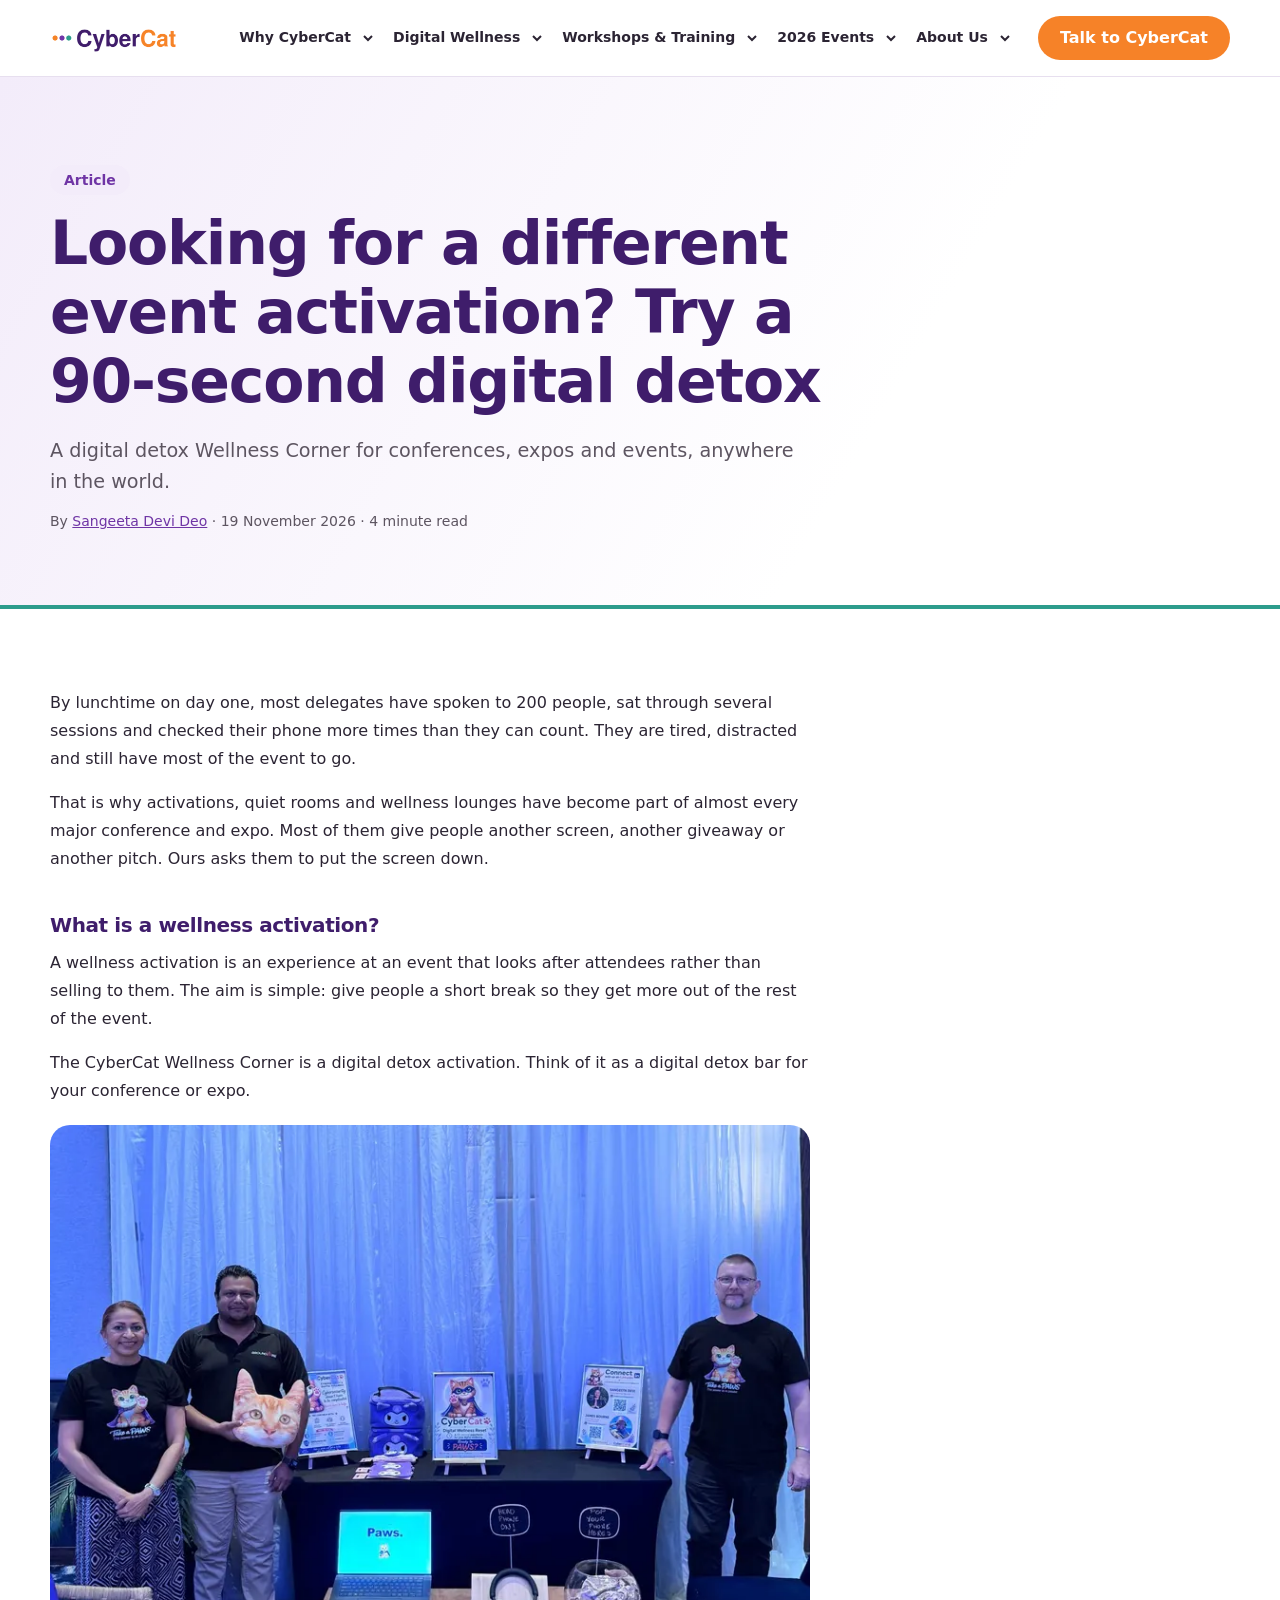
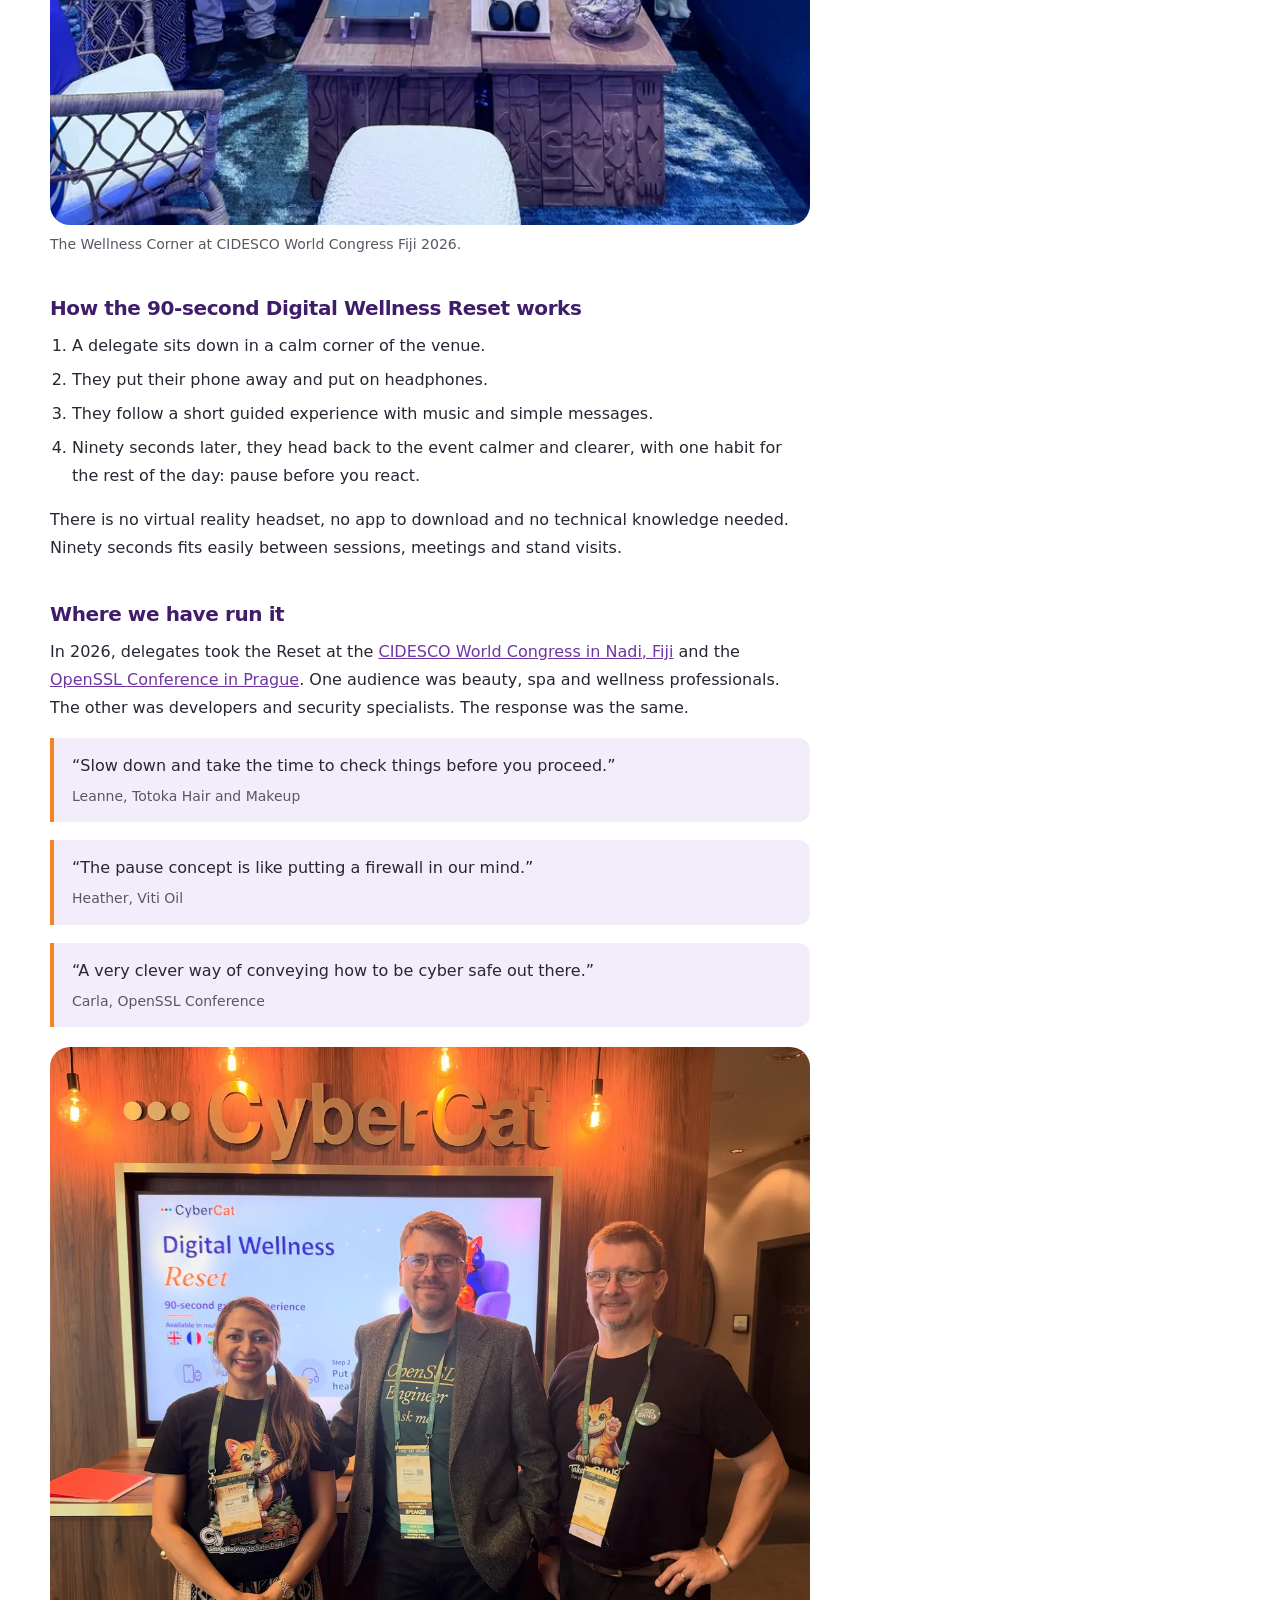
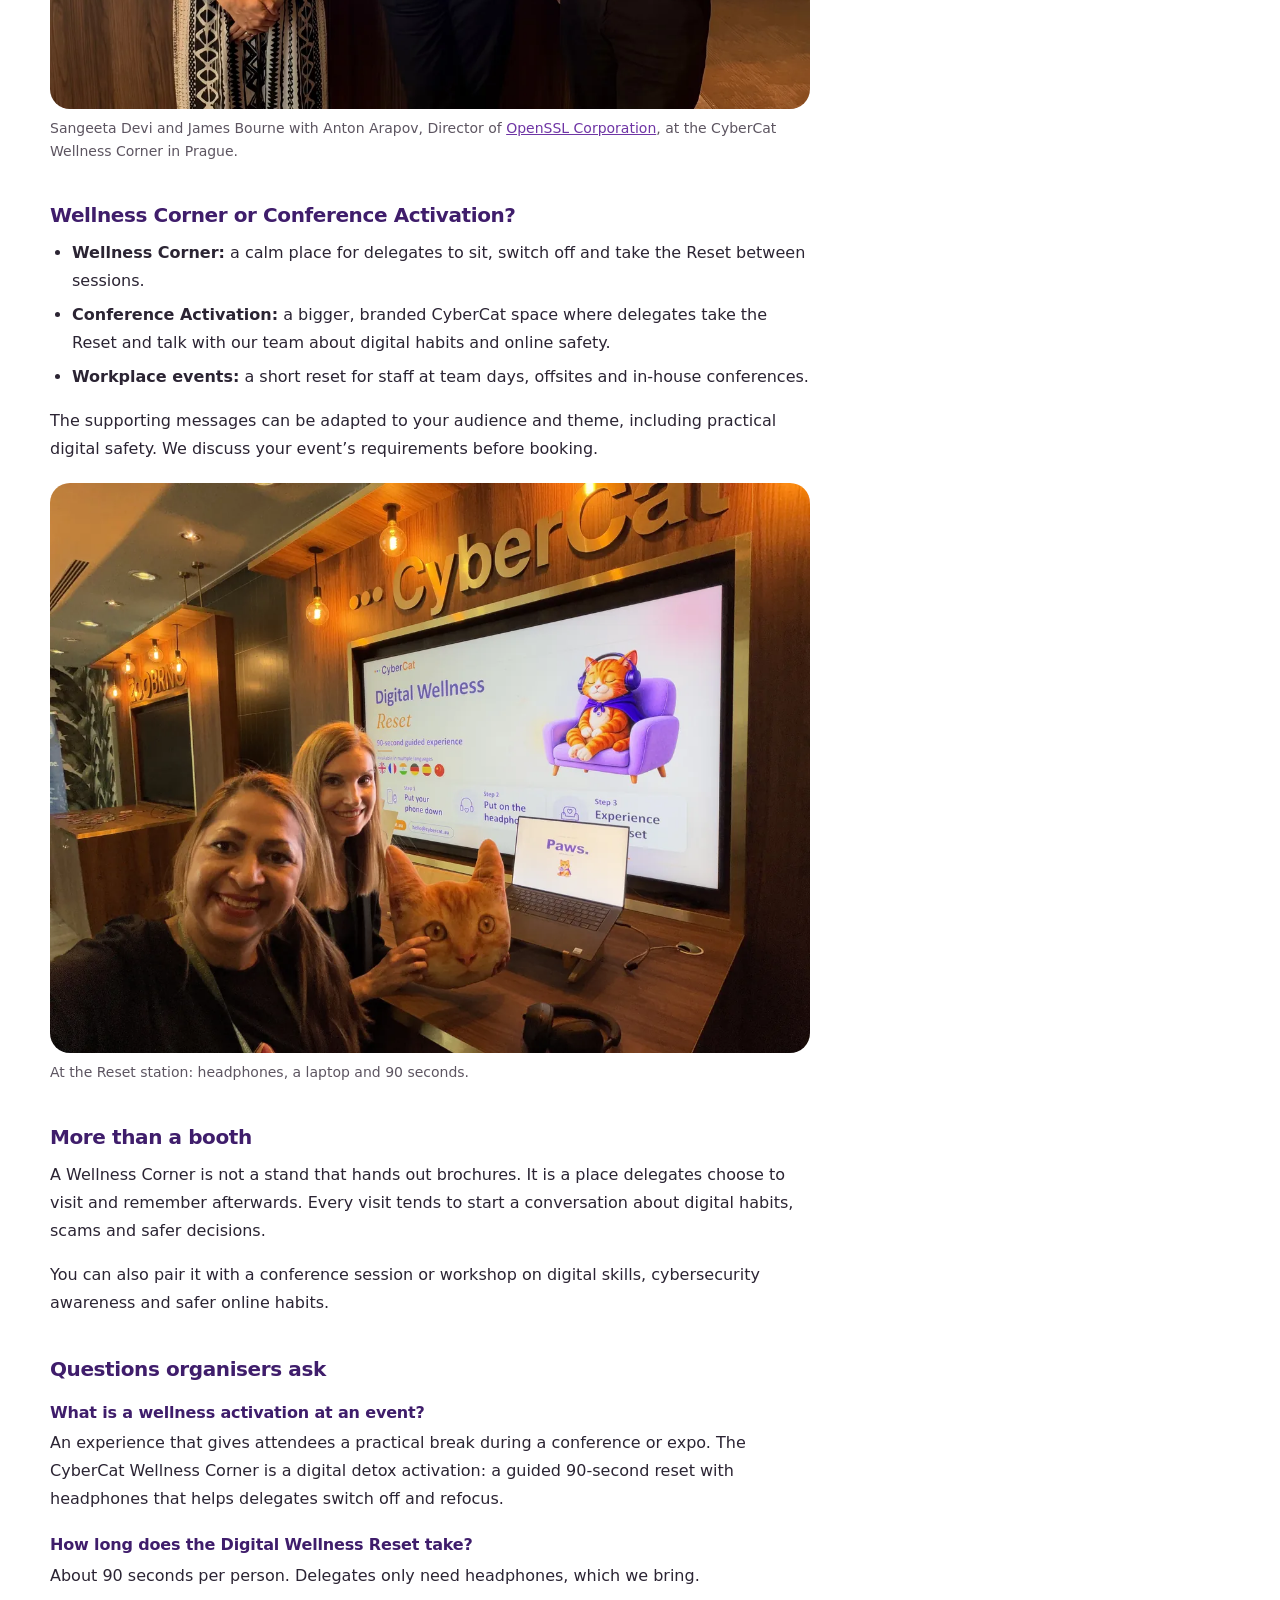
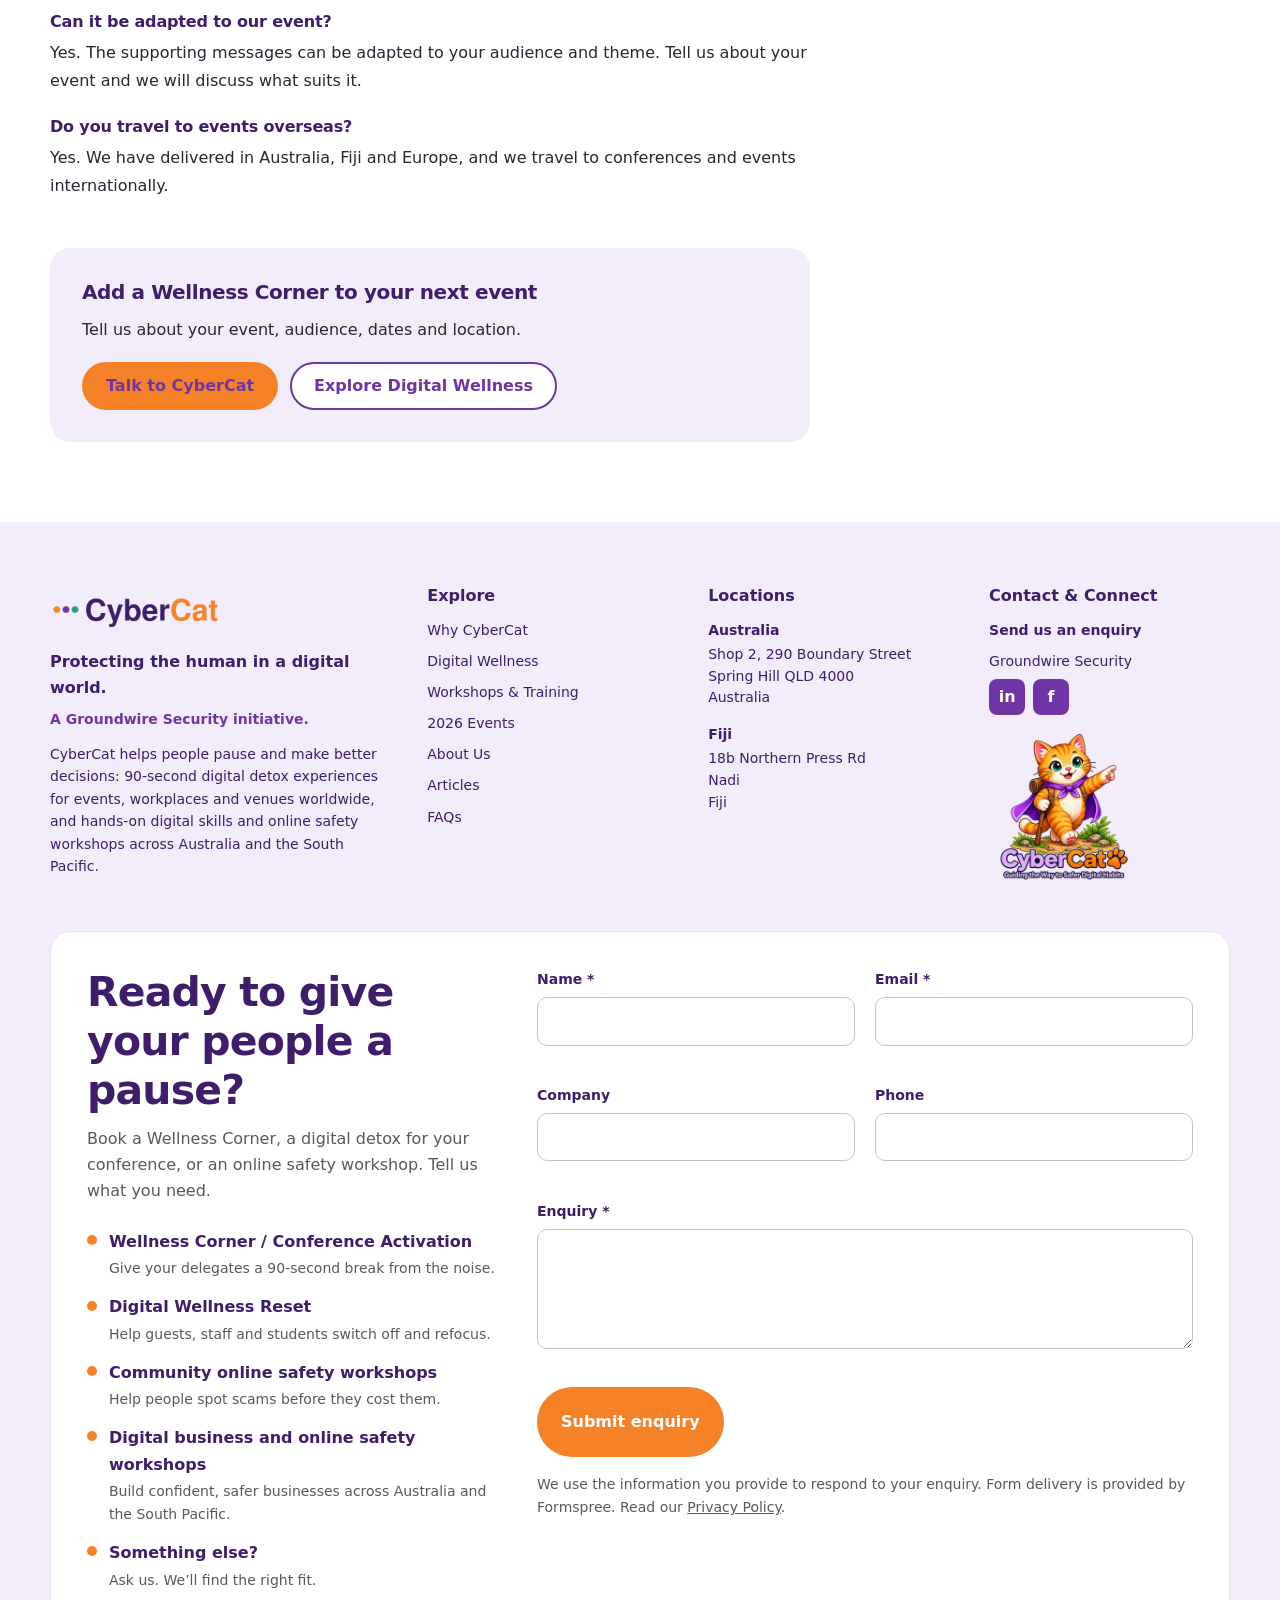
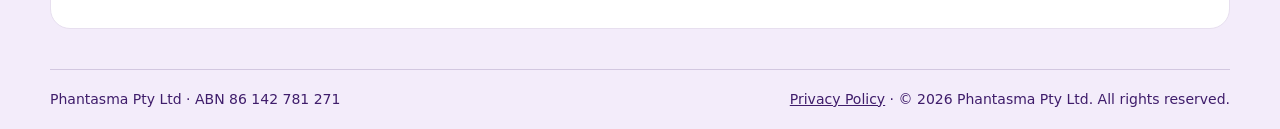
<file: article-digital-wellness-event-activations.html>
<!DOCTYPE html>
<html lang="en-AU">
<head>
<meta charset="utf-8">
<meta name="viewport" content="width=device-width, initial-scale=1">
<title>Digital Wellness Event Activations & Booths | CyberCat</title>
<meta name="description" content="Looking for a different event activation? The CyberCat Wellness Corner gives conference and expo delegates a 90-second digital detox. See how it works.">
<meta name="robots" content="index, follow">
<link rel="canonical" href="https://cybercat.au/article-digital-wellness-event-activations.html">
<meta name="theme-color" content="#6F35A5">
<meta property="og:type" content="article">
<meta property="og:site_name" content="CyberCat">
<meta property="og:locale" content="en_AU">
<meta property="og:title" content="Digital Wellness Event Activations & Booths | CyberCat">
<meta property="og:description" content="Looking for a different event activation? The CyberCat Wellness Corner gives conference and expo delegates a 90-second digital detox. See how it works.">
<meta property="og:url" content="https://cybercat.au/article-digital-wellness-event-activations.html">
<meta property="og:image" content="https://cybercat.au/assets/og-digital-wellness.jpg">
<meta property="og:image:width" content="1200">
<meta property="og:image:height" content="630">
<meta property="og:image:alt" content="The CyberCat Wellness Corner at a conference">
<meta name="twitter:card" content="summary_large_image">
<meta name="twitter:title" content="Digital Wellness Event Activations & Booths | CyberCat">
<meta name="twitter:description" content="Looking for a different event activation? The CyberCat Wellness Corner gives conference and expo delegates a 90-second digital detox. See how it works.">
<meta name="twitter:image" content="https://cybercat.au/assets/og-digital-wellness.jpg">
<link rel="icon" type="image/png" sizes="32x32" href="assets/favicon-32.png">
<link rel="apple-touch-icon" href="assets/apple-touch-icon.png">
<link rel="stylesheet" href="assets/site.css?v=2026-11-19a">
<script type="application/ld+json">
{
 "@context": "https://schema.org",
 "@graph": [
  {
   "@type": "Article",
   "@id": "https://cybercat.au/article-digital-wellness-event-activations.html#article",
   "headline": "Looking for a different event activation? Try a 90-second digital detox",
   "description": "Looking for a different event activation? The CyberCat Wellness Corner gives conference and expo delegates a 90-second digital detox. See how it works.",
   "datePublished": "2026-11-19",
   "dateModified": "2026-11-19",
   "inLanguage": "en-AU",
   "author": {
    "@type": "Person",
    "name": "Sangeeta Devi Deo",
    "jobTitle": "Cyber Safety Educator",
    "url": "https://www.linkedin.com/in/sangeetadevi/"
   },
   "publisher": {
    "@id": "https://cybercat.au/#organization"
   },
   "image": "https://cybercat.au/assets/img/cidesco-team-1200.webp",
   "mainEntityOfPage": "https://cybercat.au/article-digital-wellness-event-activations.html",
   "about": [
    "Event activation",
    "Wellness activation",
    "Digital detox",
    "Conference activation",
    "Wellness Corner"
   ],
   "breadcrumb": {
    "@id": "https://cybercat.au/article-digital-wellness-event-activations.html#breadcrumb"
   }
  },
  {
   "@type": "BreadcrumbList",
   "@id": "https://cybercat.au/article-digital-wellness-event-activations.html#breadcrumb",
   "itemListElement": [
    {
     "@type": "ListItem",
     "position": 1,
     "name": "Home",
     "item": "https://cybercat.au/"
    },
    {
     "@type": "ListItem",
     "position": 2,
     "name": "Articles",
     "item": "https://cybercat.au/articles.html"
    },
    {
     "@type": "ListItem",
     "position": 3,
     "name": "Digital wellness event activations",
     "item": "https://cybercat.au/article-digital-wellness-event-activations.html"
    }
   ]
  },
  {
   "@type": "FAQPage",
   "@id": "https://cybercat.au/article-digital-wellness-event-activations.html#faq",
   "mainEntity": [
    {
     "@type": "Question",
     "name": "What is a wellness activation at an event?",
     "acceptedAnswer": {
      "@type": "Answer",
      "text": "An experience that gives attendees a practical break during a conference or expo. The CyberCat Wellness Corner is a digital detox activation: a guided 90-second reset with headphones that helps delegates switch off and refocus."
     }
    },
    {
     "@type": "Question",
     "name": "How long does the Digital Wellness Reset take?",
     "acceptedAnswer": {
      "@type": "Answer",
      "text": "About 90 seconds per person. Delegates only need headphones, which we bring."
     }
    },
    {
     "@type": "Question",
     "name": "Can it be adapted to our event?",
     "acceptedAnswer": {
      "@type": "Answer",
      "text": "Yes. The supporting messages can be adapted to your audience and theme. Tell us about your event and we will discuss what suits it."
     }
    },
    {
     "@type": "Question",
     "name": "Do you travel to events overseas?",
     "acceptedAnswer": {
      "@type": "Answer",
      "text": "Yes. We have delivered in Australia, Fiji and Europe, and we travel to conferences and events internationally."
     }
    }
   ]
  }
 ]
}
</script>
</head>
<body>
<a class="skip-link" href="#main">Skip to content</a>
<header class="nav"><div class="wrap nav-inner"><a class="brand" href="index.html" aria-label="CyberCat home"><img decoding="async" width="600" height="142" src="assets/cybercat-logo.webp" alt="CyberCat"></a><nav class="nav-links" id="site-menu" aria-label="Main navigation"><div class="nav-item"><a class="nav-link" href="index.html">Why CyberCat</a><button class="nav-sub-toggle" type="button" aria-expanded="false" aria-controls="sub-0" aria-label="Show Why CyberCat sections"><svg aria-hidden="true" viewBox="0 0 12 12" fill="none" stroke="currentColor" stroke-width="2"><path d="m2 4 4 4 4-4"/></svg></button><div class="nav-submenu" id="sub-0"><a href="index.html#how">What We Do</a><a href="index.html#mission">Our Mission</a><a href="index.html#why">Why CyberCat</a><a href="index.html#paws">The PAWS Method</a><a href="index.html#covers">What We Cover</a><a href="index.html#audience">Who It’s For</a><a href="index.html#faq">FAQs</a></div></div><div class="nav-item"><a class="nav-link" href="digital-experiences.html">Digital Wellness</a><button class="nav-sub-toggle" type="button" aria-expanded="false" aria-controls="sub-1" aria-label="Show Digital Wellness sections"><svg aria-hidden="true" viewBox="0 0 12 12" fill="none" stroke="currentColor" stroke-width="2"><path d="m2 4 4 4 4-4"/></svg></button><div class="nav-submenu" id="sub-1"><a href="digital-experiences.html#experiences">Our Experiences</a><a href="digital-experiences.html#reset">90-Second Reset</a><a href="digital-experiences.html#participant-stories">Participant Stories</a><a href="digital-experiences.html#professional-perspective">Professional Perspective</a><a href="digital-experiences.html#faq">FAQs</a></div></div><div class="nav-item"><a class="nav-link" href="capacity-building-training.html">Workshops &amp; Training</a><button class="nav-sub-toggle" type="button" aria-expanded="false" aria-controls="sub-2" aria-label="Show Workshops & Training sections"><svg aria-hidden="true" viewBox="0 0 12 12" fill="none" stroke="currentColor" stroke-width="2"><path d="m2 4 4 4 4-4"/></svg></button><div class="nav-submenu" id="sub-2"><a href="capacity-building-training.html#programmes">Workshop Topics</a><a href="capacity-building-training.html#audiences">Who We Work With</a><a href="capacity-building-training.html#approach">How We Deliver</a><a href="capacity-building-training.html#tonga-case-study">Tonga Workshop</a><a href="capacity-building-training.html#faq">FAQs</a></div></div><div class="nav-item"><a class="nav-link" href="events.html">2026 Events</a><button class="nav-sub-toggle" type="button" aria-expanded="false" aria-controls="sub-3" aria-label="Show 2026 Events sections"><svg aria-hidden="true" viewBox="0 0 12 12" fill="none" stroke="currentColor" stroke-width="2"><path d="m2 4 4 4 4-4"/></svg></button><div class="nav-submenu" id="sub-3"><a href="events.html#tonga">Tonga</a><a href="events.html#openssl">OpenSSL Prague</a><a href="events.html#cidesco">CIDESCO Fiji</a></div></div><div class="nav-item"><a class="nav-link" href="about.html">About Us</a><button class="nav-sub-toggle" type="button" aria-expanded="false" aria-controls="sub-4" aria-label="Show About Us sections"><svg aria-hidden="true" viewBox="0 0 12 12" fill="none" stroke="currentColor" stroke-width="2"><path d="m2 4 4 4 4-4"/></svg></button><div class="nav-submenu" id="sub-4"><a href="about.html#team">Meet the Team</a><a href="about.html#community">Community</a><a href="about.html#media">In the Media</a><a href="articles.html">Articles</a><a href="about.html#security-community">Security Community</a><a href="about.html#contact">Contact</a></div></div></nav><button class="menu-toggle" type="button" aria-controls="site-menu" aria-expanded="false">Menu</button><a class="btn btn-primary nav-cta" href="#contact-form">Talk to CyberCat</a></div></header>
<main id="main">
<section class="page-hero">
<div class="wrap">
<span class="kicker">Article</span>
<h1>Looking for a different event activation? Try a 90-second digital detox</h1>
<p class="lead">A digital detox Wellness Corner for conferences, expos and events, anywhere in the world.</p>
<p class="article-meta">By <a href="https://www.linkedin.com/in/sangeetadevi/" target="_blank" rel="noopener">Sangeeta Devi Deo</a> · 19 November 2026 · 4 minute read</p>
</div>
</section>
<div class="section">
<div class="wrap">
<article class="article">
<p>By lunchtime on day one, most delegates have spoken to 200 people, sat through several sessions and checked their phone more times than they can count. They are tired, distracted and still have most of the event to go.</p>
<p>That is why activations, quiet rooms and wellness lounges have become part of almost every major conference and expo. Most of them give people another screen, another giveaway or another pitch. Ours asks them to put the screen down.</p>
<h2>What is a wellness activation?</h2>
<p>A wellness activation is an experience at an event that looks after attendees rather than selling to them. The aim is simple: give people a short break so they get more out of the rest of the event.</p>
<p>The CyberCat Wellness Corner is a digital detox activation. Think of it as a digital detox bar for your conference or expo.</p>
<figure class="article-figure">
<img src="assets/img/cidesco-team-1200.webp" srcset="assets/img/cidesco-team-800.webp 800w, assets/img/cidesco-team-1200.webp 1200w" sizes="(max-width: 820px) 92vw, 760px" width="1200" height="1105" alt="The CyberCat Wellness Corner at the CIDESCO World Congress in Fiji, with seating and headphones ready for delegates" loading="lazy" decoding="async">
<figcaption>The Wellness Corner at CIDESCO World Congress Fiji 2026.</figcaption>
</figure>
<h2>How the 90-second Digital Wellness Reset works</h2>
<ol>
<li>A delegate sits down in a calm corner of the venue.</li>
<li>They put their phone away and put on headphones.</li>
<li>They follow a short guided experience with music and simple messages.</li>
<li>Ninety seconds later, they head back to the event calmer and clearer, with one habit for the rest of the day: pause before you react.</li>
</ol>
<p>There is no virtual reality headset, no app to download and no technical knowledge needed. Ninety seconds fits easily between sessions, meetings and stand visits.</p>
<h2>Where we have run it</h2>
<p>In 2026, delegates took the Reset at the <a href="article-cidesco-fiji-human-side-of-digital-safety.html">CIDESCO World Congress in Nadi, Fiji</a> and the <a href="article-openssl-prague-human-side-of-security.html">OpenSSL Conference in Prague</a>. One audience was beauty, spa and wellness professionals. The other was developers and security specialists. The response was the same.</p>
<ul class="article-quotes">
<li>“Slow down and take the time to check things before you proceed.” <span>Leanne, Totoka Hair and Makeup</span></li>
<li>“The pause concept is like putting a firewall in our mind.” <span>Heather, Viti Oil</span></li>
<li>“A very clever way of conveying how to be cyber safe out there.” <span>Carla, OpenSSL Conference</span></li>
</ul>
<figure class="article-figure">
<img src="assets/img/openssl-wellness-corner-team-1200.webp" width="1200" height="1045" alt="Sangeeta Devi and James Bourne with Anton Arapov, Director of OpenSSL Corporation, at the CyberCat Wellness Corner in Prague" loading="lazy" decoding="async">
<figcaption>Sangeeta Devi and James Bourne with Anton Arapov, Director of <a href="https://openssl-corporation.org/" target="_blank" rel="noopener">OpenSSL Corporation</a>, at the CyberCat Wellness Corner in Prague.</figcaption>
</figure>
<h2>Wellness Corner or Conference Activation?</h2>
<ul>
<li><strong>Wellness Corner:</strong> a calm place for delegates to sit, switch off and take the Reset between sessions.</li>
<li><strong>Conference Activation:</strong> a bigger, branded CyberCat space where delegates take the Reset and talk with our team about digital habits and online safety.</li>
<li><strong>Workplace events:</strong> a short reset for staff at team days, offsites and in-house conferences.</li>
</ul>
<p>The supporting messages can be adapted to your audience and theme, including practical digital safety. We discuss your event’s requirements before booking.</p>
<figure class="article-figure">
<img src="assets/img/openssl-reset-station-1200.webp" width="1200" height="900" alt="Sangeeta Devi with a delegate at the CyberCat Digital Wellness Reset station, with headphones and a laptop ready" loading="lazy" decoding="async">
<figcaption>At the Reset station: headphones, a laptop and 90 seconds.</figcaption>
</figure>
<h2>More than a booth</h2>
<p>A Wellness Corner is not a stand that hands out brochures. It is a place delegates choose to visit and remember afterwards. Every visit tends to start a conversation about digital habits, scams and safer decisions.</p>
<p>You can also pair it with a conference session or workshop on digital skills, cybersecurity awareness and safer online habits.</p>

<h2>Questions organisers ask</h2>
<div class="article-faq">
<h3>What is a wellness activation at an event?</h3>
<p>An experience that gives attendees a practical break during a conference or expo. The CyberCat Wellness Corner is a digital detox activation: a guided 90-second reset with headphones that helps delegates switch off and refocus.</p>
<h3>How long does the Digital Wellness Reset take?</h3>
<p>About 90 seconds per person. Delegates only need headphones, which we bring.</p>
<h3>Can it be adapted to our event?</h3>
<p>Yes. The supporting messages can be adapted to your audience and theme. Tell us about your event and we will discuss what suits it.</p>
<h3>Do you travel to events overseas?</h3>
<p>Yes. We have delivered in Australia, Fiji and Europe, and we travel to conferences and events internationally.</p>
</div>
<div class="article-cta">
<h2>Add a Wellness Corner to your next event</h2>
<p>Tell us about your event, audience, dates and location.</p>
<div class="btn-row"><a class="btn btn-primary" href="#contact-form">Talk to CyberCat</a><a class="btn btn-secondary" href="digital-experiences.html">Explore Digital Wellness</a></div>
</div>
</article>
</div>
</div>
</main>
<footer class="site-footer">
<div class="wrap">
<div class="footer-grid">
<div>
<img width="600" height="142" class="footer-logo" src="assets/cybercat-logo.webp" alt="CyberCat" loading="lazy" decoding="async">
<p class="footer-tagline">Protecting the human in a digital world.</p>
<p class="footer-origin">A Groundwire Security initiative.</p>
<p class="footer-description">CyberCat helps people pause and make better decisions: 90-second digital detox experiences for events, workplaces and venues worldwide, and hands-on digital skills and online safety workshops across Australia and the South Pacific.</p>
</div>
<nav aria-label="Footer navigation">
<h2 class="footer-title">Explore</h2>
<div class="footer-links">
<a href="index.html">Why CyberCat</a>
<a href="digital-experiences.html">Digital Wellness</a>
<a href="capacity-building-training.html">Workshops &amp; Training</a>
<a href="events.html">2026 Events</a>
<a href="about.html">About Us</a>
<a href="articles.html">Articles</a>
<a href="index.html#faq">FAQs</a>
</div>
</nav>
<div>
<h2 class="footer-title">Locations</h2>
<p class="footer-label">Australia</p>
<address class="footer-address">Shop 2, 290 Boundary Street<br>Spring Hill QLD 4000<br>Australia</address>
<p class="footer-label">Fiji</p>
<address class="footer-address">18b Northern Press Rd<br>Nadi<br>Fiji</address>
</div>
<div>
<h2 class="footer-title">Contact &amp; Connect</h2>
<div class="footer-links">
<a class="footer-email" href="#contact-form">Send us an enquiry</a>
<a href="https://groundwiresecurity.com/" target="_blank" rel="noopener">Groundwire Security</a>
</div>
<div class="footer-socials">
<a href="https://www.linkedin.com/company/groundwiresecurity/" target="_blank" rel="noopener" title="Groundwire Security on LinkedIn"><span aria-hidden="true">in</span><span class="sr-only">Groundwire Security on LinkedIn</span></a>
<a href="https://www.facebook.com/gwsec" target="_blank" rel="noopener" title="Groundwire Security on Facebook"><span aria-hidden="true">f</span><span class="sr-only">Groundwire Security on Facebook</span></a>
</div>
<img width="320" height="320" class="footer-mascot" src="assets/cybercat-mascot.webp" alt="CyberCat mascot with the words Guiding the Way to Safer Digital Habits" loading="lazy" decoding="async">
</div>
</div>

<section class="enquiry" id="contact-form" aria-labelledby="enquiry-title">
<div class="enquiry-intro">
<h2 id="enquiry-title">Ready to give your people a pause?</h2>
<p>Book a Wellness Corner, a digital detox for your conference, or an online safety workshop. Tell us what you need.</p>
<ul class="help-list">
<li><strong>Wellness Corner / Conference Activation</strong><span>Give your delegates a 90-second break from the noise.</span></li>
<li><strong>Digital Wellness Reset</strong><span>Help guests, staff and students switch off and refocus.</span></li>
<li><strong>Community online safety workshops</strong><span>Help people spot scams before they cost them.</span></li>
<li><strong>Digital business and online safety workshops</strong><span>Build confident, safer businesses across Australia and the South Pacific.</span></li>
<li><strong>Something else?</strong><span>Ask us. We’ll find the right fit.</span></li>
</ul>
</div>
<form class="enquiry-form" action="https://formspree.io/f/xaeooene" method="POST">
<input type="hidden" name="_subject" value="New CyberCat website enquiry">
<input class="honey" type="text" name="_gotcha" tabindex="-1" autocomplete="off" aria-hidden="true">
<div class="field"><label for="enq-name">Name *</label><input id="enq-name" name="name" type="text" autocomplete="name" maxlength="120" required></div>
<div class="field"><label for="enq-email">Email *</label><input id="enq-email" name="email" type="email" autocomplete="email" maxlength="200" required></div>
<div class="field"><label for="enq-company">Company</label><input id="enq-company" name="company" type="text" autocomplete="organization" maxlength="160"></div>
<div class="field"><label for="enq-phone">Phone</label><input id="enq-phone" name="phone" type="tel" autocomplete="tel" maxlength="40"></div>
<div class="field field-wide"><label for="enq-message">Enquiry *</label><textarea id="enq-message" name="enquiry" rows="4" maxlength="5000" required></textarea></div>
<button class="btn btn-primary" type="submit">Submit enquiry</button>
<p class="form-note">We use the information you provide to respond to your enquiry. Form delivery is provided by Formspree. Read our <a href="privacy.html">Privacy Policy</a>.</p>
</form>
</section>

<div class="footer-bottom"><span>Phantasma Pty Ltd · ABN 86 142 781 271</span><span><a href="privacy.html" aria-current="page">Privacy Policy</a> · © 2026 Phantasma Pty Ltd. All rights reserved.</span></div>
</div>
</footer>
<script src="assets/site.js?v=2026-11-18a" defer></script></body>
</html>
</file>
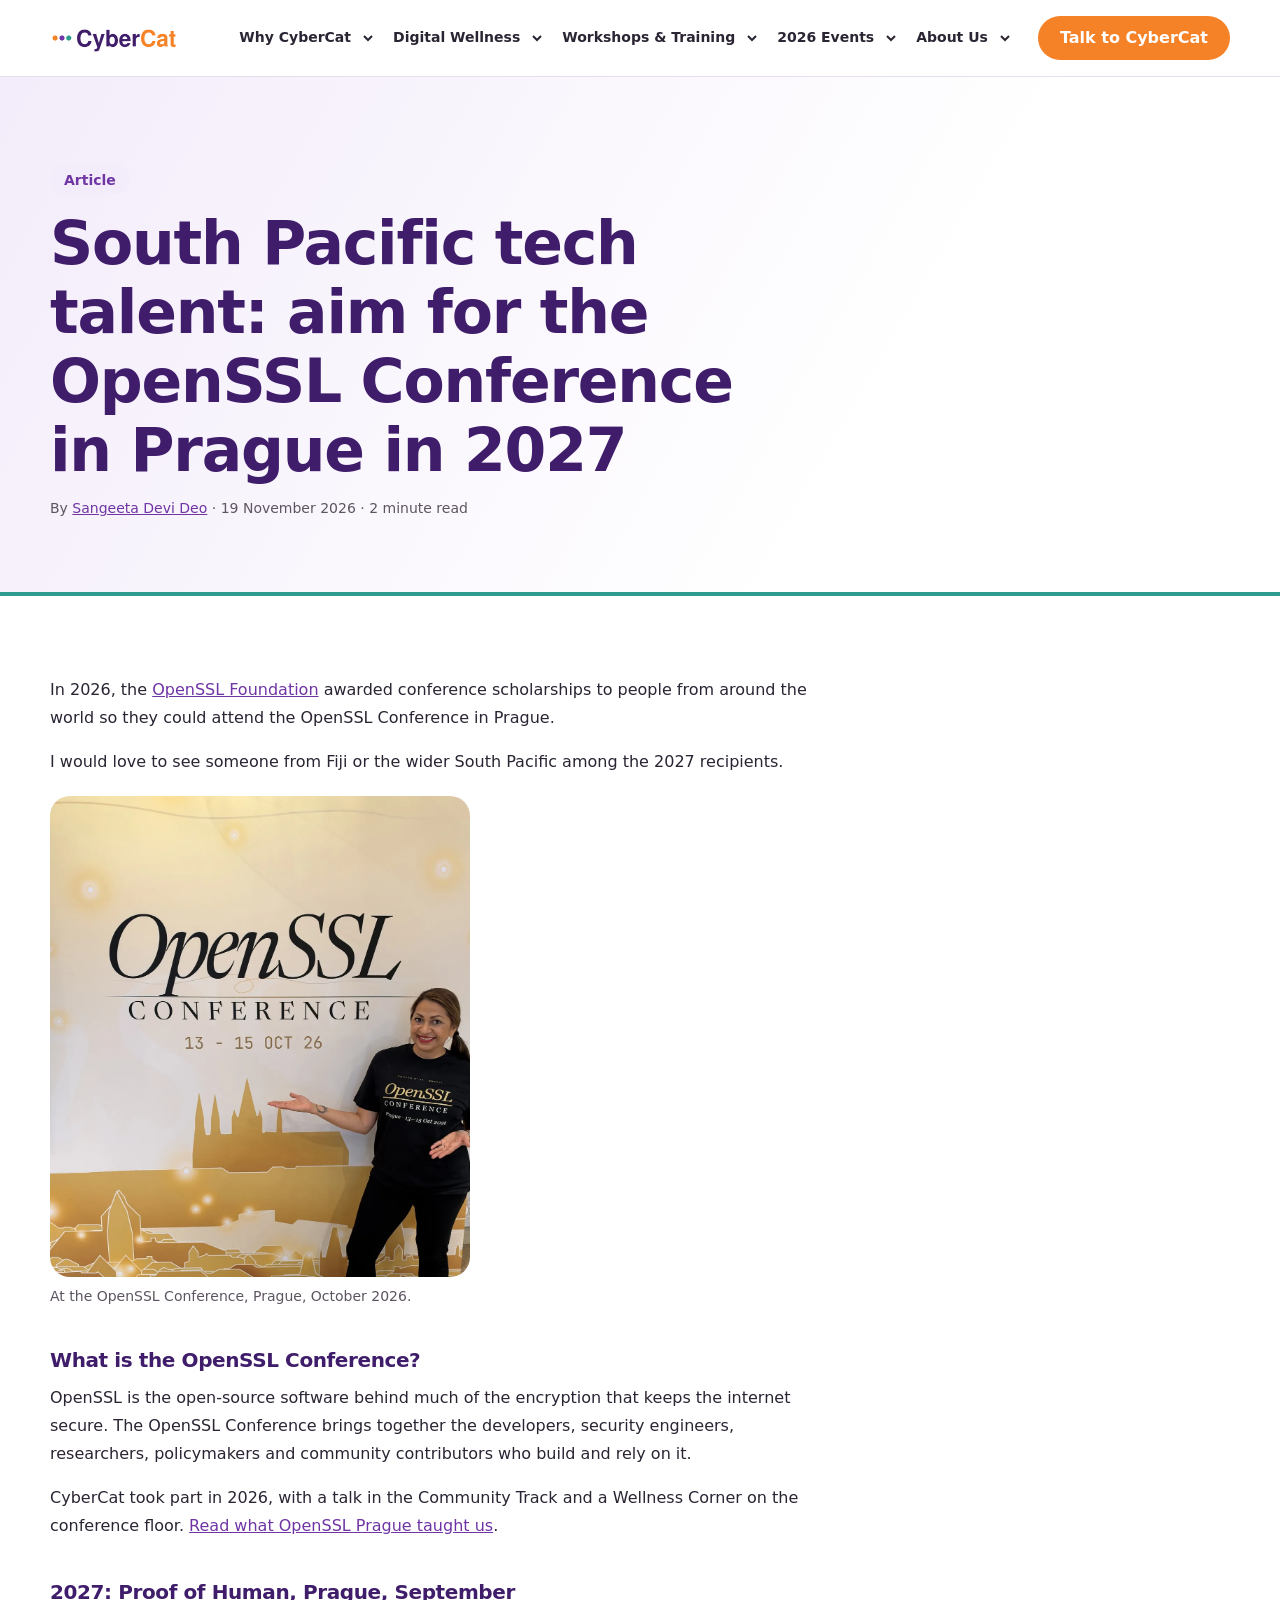
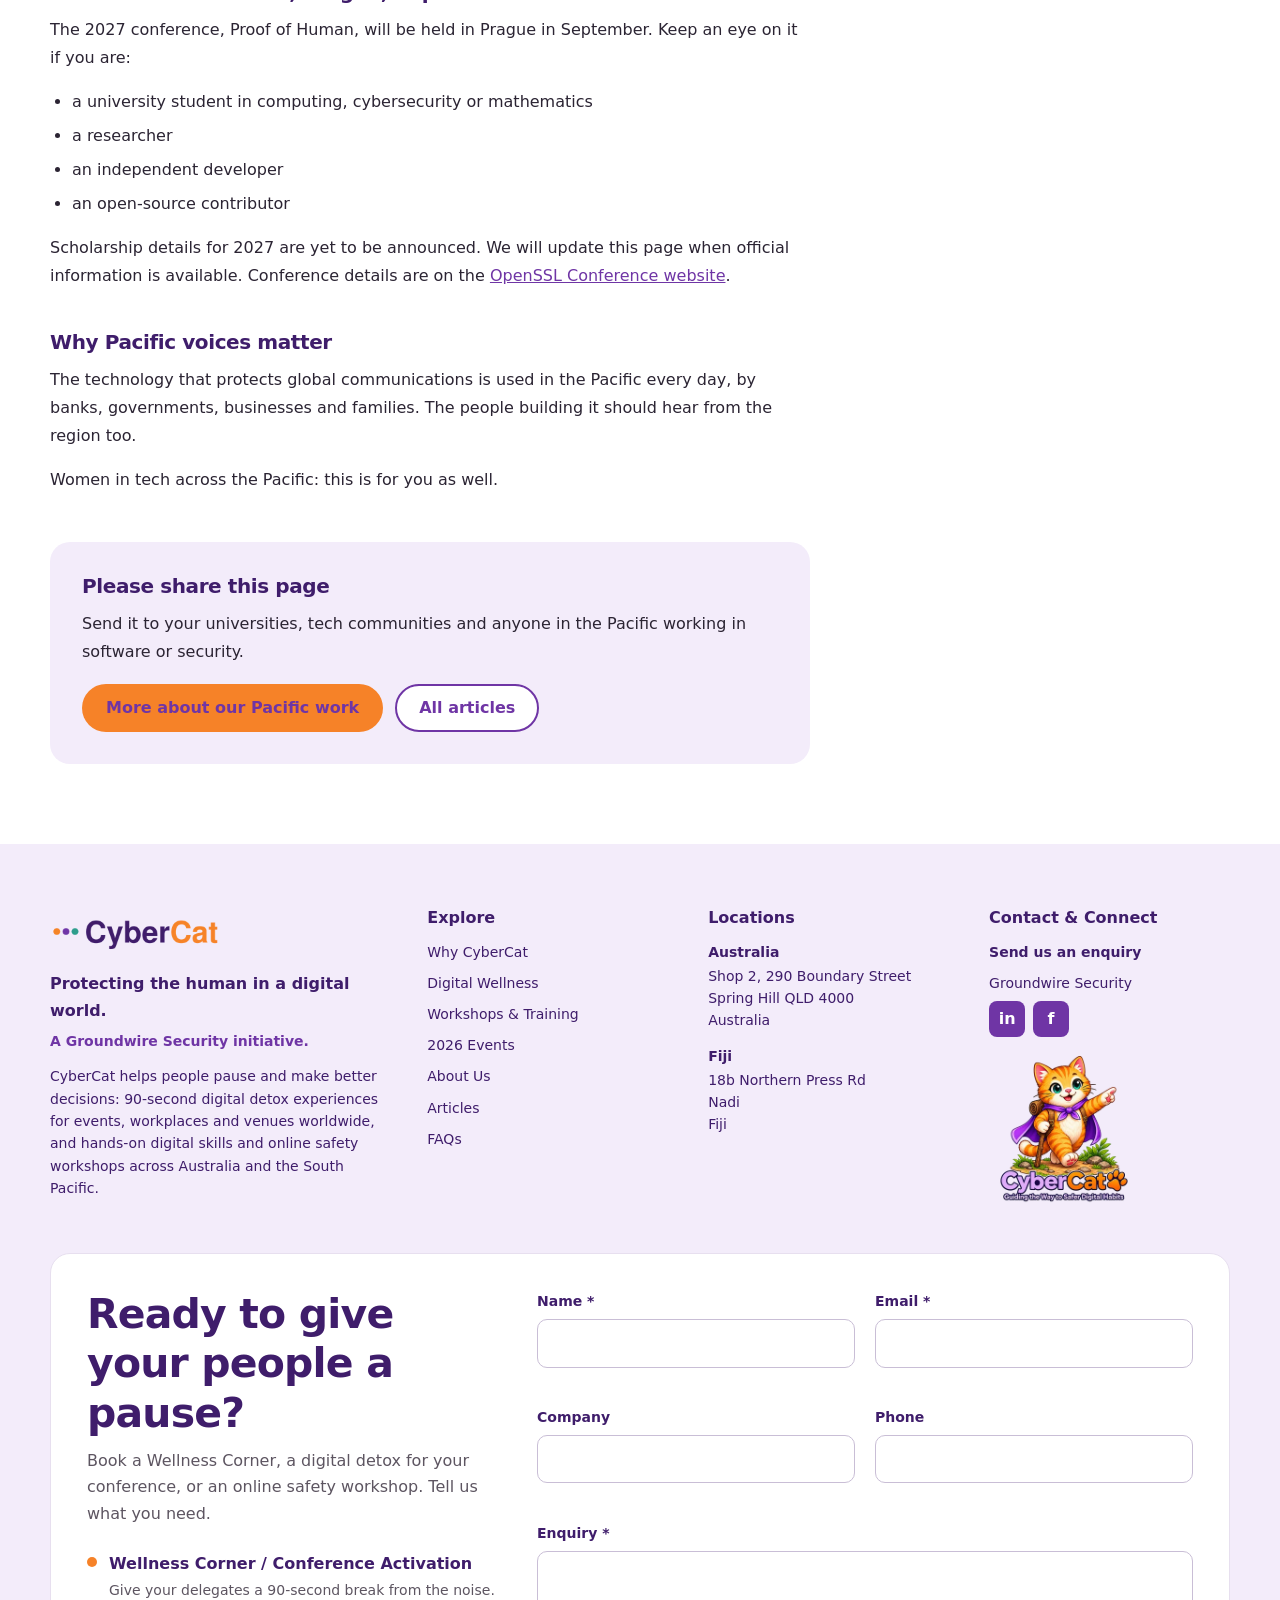
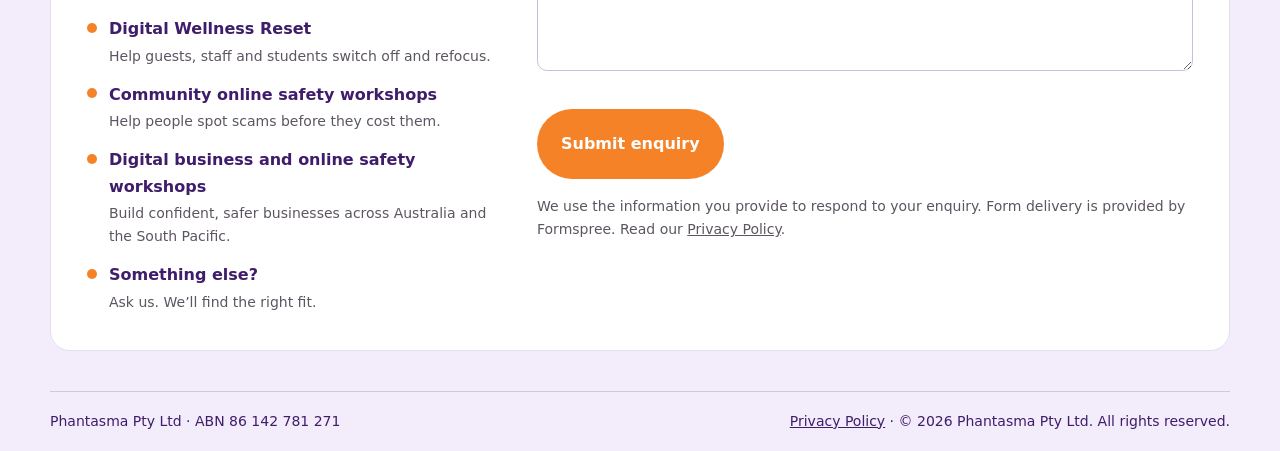
<file: article-openssl-conference-2027-south-pacific-talent.html>
<!DOCTYPE html>
<html lang="en-AU">
<head>
<meta charset="utf-8">
<meta name="viewport" content="width=device-width, initial-scale=1">
<title>Pacific Tech Talent: OpenSSL Conference 2027 | CyberCat</title>
<meta name="description" content="A call to South Pacific students, researchers and open-source contributors: the OpenSSL Conference returns to Prague in September 2027. Scholarship news here.">
<meta name="robots" content="index, follow">
<link rel="canonical" href="https://cybercat.au/article-openssl-conference-2027-south-pacific-talent.html">
<meta name="theme-color" content="#6F35A5">
<meta property="og:type" content="article">
<meta property="og:site_name" content="CyberCat">
<meta property="og:locale" content="en_AU">
<meta property="og:title" content="Pacific Tech Talent: OpenSSL Conference 2027 | CyberCat">
<meta property="og:description" content="A call to South Pacific students, researchers and open-source contributors: the OpenSSL Conference returns to Prague in September 2027. Scholarship news here.">
<meta property="og:url" content="https://cybercat.au/article-openssl-conference-2027-south-pacific-talent.html">
<meta property="og:image" content="https://cybercat.au/assets/og-article-openssl-2027.jpg">
<meta property="og:image:width" content="1200">
<meta property="og:image:height" content="630">
<meta property="og:image:alt" content="Sangeeta Devi at the OpenSSL Conference sign in Prague">
<meta name="twitter:card" content="summary_large_image">
<meta name="twitter:title" content="Pacific Tech Talent: OpenSSL Conference 2027 | CyberCat">
<meta name="twitter:description" content="A call to South Pacific students, researchers and open-source contributors: the OpenSSL Conference returns to Prague in September 2027. Scholarship news here.">
<meta name="twitter:image" content="https://cybercat.au/assets/og-article-openssl-2027.jpg">
<link rel="icon" type="image/png" sizes="32x32" href="assets/favicon-32.png">
<link rel="apple-touch-icon" href="assets/apple-touch-icon.png">
<link rel="stylesheet" href="assets/site.css?v=2026-11-19a">
<script type="application/ld+json">
{
 "@context": "https://schema.org",
 "@graph": [
  {
   "@type": "Article",
   "@id": "https://cybercat.au/article-openssl-conference-2027-south-pacific-talent.html#article",
   "headline": "South Pacific tech talent: aim for the OpenSSL Conference in Prague in 2027",
   "description": "A call to South Pacific students, researchers and open-source contributors: the OpenSSL Conference returns to Prague in September 2027. Scholarship news here.",
   "datePublished": "2026-11-19",
   "dateModified": "2026-11-19",
   "inLanguage": "en-AU",
   "author": {
    "@type": "Person",
    "name": "Sangeeta Devi Deo",
    "jobTitle": "Cyber Safety Educator",
    "url": "https://www.linkedin.com/in/sangeetadevi/"
   },
   "publisher": {
    "@id": "https://cybercat.au/#organization"
   },
   "image": "https://cybercat.au/assets/img/openssl-media-wall-1200.webp",
   "mainEntityOfPage": "https://cybercat.au/article-openssl-conference-2027-south-pacific-talent.html",
   "about": [
    "OpenSSL Conference 2027",
    "Conference scholarships",
    "South Pacific",
    "Open source",
    "Cybersecurity careers"
   ],
   "breadcrumb": {
    "@id": "https://cybercat.au/article-openssl-conference-2027-south-pacific-talent.html#breadcrumb"
   }
  },
  {
   "@type": "BreadcrumbList",
   "@id": "https://cybercat.au/article-openssl-conference-2027-south-pacific-talent.html#breadcrumb",
   "itemListElement": [
    {
     "@type": "ListItem",
     "position": 1,
     "name": "Home",
     "item": "https://cybercat.au/"
    },
    {
     "@type": "ListItem",
     "position": 2,
     "name": "Articles",
     "item": "https://cybercat.au/articles.html"
    },
    {
     "@type": "ListItem",
     "position": 3,
     "name": "OpenSSL Conference 2027",
     "item": "https://cybercat.au/article-openssl-conference-2027-south-pacific-talent.html"
    }
   ]
  }
 ]
}
</script>
</head>
<body>
<a class="skip-link" href="#main">Skip to content</a>
<header class="nav"><div class="wrap nav-inner"><a class="brand" href="index.html" aria-label="CyberCat home"><img decoding="async" width="600" height="142" src="assets/cybercat-logo.webp" alt="CyberCat"></a><nav class="nav-links" id="site-menu" aria-label="Main navigation"><div class="nav-item"><a class="nav-link" href="index.html">Why CyberCat</a><button class="nav-sub-toggle" type="button" aria-expanded="false" aria-controls="sub-0" aria-label="Show Why CyberCat sections"><svg aria-hidden="true" viewBox="0 0 12 12" fill="none" stroke="currentColor" stroke-width="2"><path d="m2 4 4 4 4-4"/></svg></button><div class="nav-submenu" id="sub-0"><a href="index.html#how">What We Do</a><a href="index.html#mission">Our Mission</a><a href="index.html#why">Why CyberCat</a><a href="index.html#paws">The PAWS Method</a><a href="index.html#covers">What We Cover</a><a href="index.html#audience">Who It’s For</a><a href="index.html#faq">FAQs</a></div></div><div class="nav-item"><a class="nav-link" href="digital-experiences.html">Digital Wellness</a><button class="nav-sub-toggle" type="button" aria-expanded="false" aria-controls="sub-1" aria-label="Show Digital Wellness sections"><svg aria-hidden="true" viewBox="0 0 12 12" fill="none" stroke="currentColor" stroke-width="2"><path d="m2 4 4 4 4-4"/></svg></button><div class="nav-submenu" id="sub-1"><a href="digital-experiences.html#experiences">Our Experiences</a><a href="digital-experiences.html#reset">90-Second Reset</a><a href="digital-experiences.html#participant-stories">Participant Stories</a><a href="digital-experiences.html#professional-perspective">Professional Perspective</a><a href="digital-experiences.html#faq">FAQs</a></div></div><div class="nav-item"><a class="nav-link" href="capacity-building-training.html">Workshops &amp; Training</a><button class="nav-sub-toggle" type="button" aria-expanded="false" aria-controls="sub-2" aria-label="Show Workshops & Training sections"><svg aria-hidden="true" viewBox="0 0 12 12" fill="none" stroke="currentColor" stroke-width="2"><path d="m2 4 4 4 4-4"/></svg></button><div class="nav-submenu" id="sub-2"><a href="capacity-building-training.html#programmes">Workshop Topics</a><a href="capacity-building-training.html#audiences">Who We Work With</a><a href="capacity-building-training.html#approach">How We Deliver</a><a href="capacity-building-training.html#tonga-case-study">Tonga Workshop</a><a href="capacity-building-training.html#faq">FAQs</a></div></div><div class="nav-item"><a class="nav-link" href="events.html">2026 Events</a><button class="nav-sub-toggle" type="button" aria-expanded="false" aria-controls="sub-3" aria-label="Show 2026 Events sections"><svg aria-hidden="true" viewBox="0 0 12 12" fill="none" stroke="currentColor" stroke-width="2"><path d="m2 4 4 4 4-4"/></svg></button><div class="nav-submenu" id="sub-3"><a href="events.html#tonga">Tonga</a><a href="events.html#openssl">OpenSSL Prague</a><a href="events.html#cidesco">CIDESCO Fiji</a></div></div><div class="nav-item"><a class="nav-link" href="about.html">About Us</a><button class="nav-sub-toggle" type="button" aria-expanded="false" aria-controls="sub-4" aria-label="Show About Us sections"><svg aria-hidden="true" viewBox="0 0 12 12" fill="none" stroke="currentColor" stroke-width="2"><path d="m2 4 4 4 4-4"/></svg></button><div class="nav-submenu" id="sub-4"><a href="about.html#team">Meet the Team</a><a href="about.html#community">Community</a><a href="about.html#media">In the Media</a><a href="articles.html">Articles</a><a href="about.html#security-community">Security Community</a><a href="about.html#contact">Contact</a></div></div></nav><button class="menu-toggle" type="button" aria-controls="site-menu" aria-expanded="false">Menu</button><a class="btn btn-primary nav-cta" href="#contact-form">Talk to CyberCat</a></div></header>
<main id="main">
<section class="page-hero">
<div class="wrap">
<span class="kicker">Article</span>
<h1>South Pacific tech talent: aim for the OpenSSL Conference in Prague in 2027</h1>
<p class="article-meta">By <a href="https://www.linkedin.com/in/sangeetadevi/" target="_blank" rel="noopener">Sangeeta Devi Deo</a> · 19 November 2026 · 2 minute read</p>
</div>
</section>
<div class="section">
<div class="wrap">
<article class="article">
<p>In 2026, the <a href="https://openssl-foundation.org/" target="_blank" rel="noopener">OpenSSL Foundation</a> awarded conference scholarships to people from around the world so they could attend the OpenSSL Conference in Prague.</p>
<p>I would love to see someone from Fiji or the wider South Pacific among the 2027 recipients.</p>
<figure class="article-figure article-figure-portrait">
<img src="assets/img/openssl-media-wall-1200.webp" width="1200" height="1373" alt="Sangeeta Devi at the OpenSSL Conference 2026 sign in Prague" loading="lazy" decoding="async">
<figcaption>At the OpenSSL Conference, Prague, October 2026.</figcaption>
</figure>
<h2>What is the OpenSSL Conference?</h2>
<p>OpenSSL is the open-source software behind much of the encryption that keeps the internet secure. The OpenSSL Conference brings together the developers, security engineers, researchers, policymakers and community contributors who build and rely on it.</p>
<p>CyberCat took part in 2026, with a talk in the Community Track and a Wellness Corner on the conference floor. <a href="article-openssl-prague-human-side-of-security.html">Read what OpenSSL Prague taught us</a>.</p>
<h2>2027: Proof of Human, Prague, September</h2>
<p>The 2027 conference, Proof of Human, will be held in Prague in September. Keep an eye on it if you are:</p>
<ul>
<li>a university student in computing, cybersecurity or mathematics</li>
<li>a researcher</li>
<li>an independent developer</li>
<li>an open-source contributor</li>
</ul>
<p>Scholarship details for 2027 are yet to be announced. We will update this page when official information is available. Conference details are on the <a href="https://openssl-conference.org/" target="_blank" rel="noopener">OpenSSL Conference website</a>.</p>
<h2>Why Pacific voices matter</h2>
<p>The technology that protects global communications is used in the Pacific every day, by banks, governments, businesses and families. The people building it should hear from the region too.</p>
<p>Women in tech across the Pacific: this is for you as well.</p>
<div class="article-cta">
<h2>Please share this page</h2>
<p>Send it to your universities, tech communities and anyone in the Pacific working in software or security.</p>
<div class="btn-row"><a class="btn btn-primary" href="article-digital-capacity-building-south-pacific.html">More about our Pacific work</a><a class="btn btn-secondary" href="articles.html">All articles</a></div>
</div>
</article>
</div>
</div>
</main>
<footer class="site-footer">
<div class="wrap">
<div class="footer-grid">
<div>
<img width="600" height="142" class="footer-logo" src="assets/cybercat-logo.webp" alt="CyberCat" loading="lazy" decoding="async">
<p class="footer-tagline">Protecting the human in a digital world.</p>
<p class="footer-origin">A Groundwire Security initiative.</p>
<p class="footer-description">CyberCat helps people pause and make better decisions: 90-second digital detox experiences for events, workplaces and venues worldwide, and hands-on digital skills and online safety workshops across Australia and the South Pacific.</p>
</div>
<nav aria-label="Footer navigation">
<h2 class="footer-title">Explore</h2>
<div class="footer-links">
<a href="index.html">Why CyberCat</a>
<a href="digital-experiences.html">Digital Wellness</a>
<a href="capacity-building-training.html">Workshops &amp; Training</a>
<a href="events.html">2026 Events</a>
<a href="about.html">About Us</a>
<a href="articles.html">Articles</a>
<a href="index.html#faq">FAQs</a>
</div>
</nav>
<div>
<h2 class="footer-title">Locations</h2>
<p class="footer-label">Australia</p>
<address class="footer-address">Shop 2, 290 Boundary Street<br>Spring Hill QLD 4000<br>Australia</address>
<p class="footer-label">Fiji</p>
<address class="footer-address">18b Northern Press Rd<br>Nadi<br>Fiji</address>
</div>
<div>
<h2 class="footer-title">Contact &amp; Connect</h2>
<div class="footer-links">
<a class="footer-email" href="#contact-form">Send us an enquiry</a>
<a href="https://groundwiresecurity.com/" target="_blank" rel="noopener">Groundwire Security</a>
</div>
<div class="footer-socials">
<a href="https://www.linkedin.com/company/groundwiresecurity/" target="_blank" rel="noopener" title="Groundwire Security on LinkedIn"><span aria-hidden="true">in</span><span class="sr-only">Groundwire Security on LinkedIn</span></a>
<a href="https://www.facebook.com/gwsec" target="_blank" rel="noopener" title="Groundwire Security on Facebook"><span aria-hidden="true">f</span><span class="sr-only">Groundwire Security on Facebook</span></a>
</div>
<img width="320" height="320" class="footer-mascot" src="assets/cybercat-mascot.webp" alt="CyberCat mascot with the words Guiding the Way to Safer Digital Habits" loading="lazy" decoding="async">
</div>
</div>

<section class="enquiry" id="contact-form" aria-labelledby="enquiry-title">
<div class="enquiry-intro">
<h2 id="enquiry-title">Ready to give your people a pause?</h2>
<p>Book a Wellness Corner, a digital detox for your conference, or an online safety workshop. Tell us what you need.</p>
<ul class="help-list">
<li><strong>Wellness Corner / Conference Activation</strong><span>Give your delegates a 90-second break from the noise.</span></li>
<li><strong>Digital Wellness Reset</strong><span>Help guests, staff and students switch off and refocus.</span></li>
<li><strong>Community online safety workshops</strong><span>Help people spot scams before they cost them.</span></li>
<li><strong>Digital business and online safety workshops</strong><span>Build confident, safer businesses across Australia and the South Pacific.</span></li>
<li><strong>Something else?</strong><span>Ask us. We’ll find the right fit.</span></li>
</ul>
</div>
<form class="enquiry-form" action="https://formspree.io/f/xaeooene" method="POST">
<input type="hidden" name="_subject" value="New CyberCat website enquiry">
<input class="honey" type="text" name="_gotcha" tabindex="-1" autocomplete="off" aria-hidden="true">
<div class="field"><label for="enq-name">Name *</label><input id="enq-name" name="name" type="text" autocomplete="name" maxlength="120" required></div>
<div class="field"><label for="enq-email">Email *</label><input id="enq-email" name="email" type="email" autocomplete="email" maxlength="200" required></div>
<div class="field"><label for="enq-company">Company</label><input id="enq-company" name="company" type="text" autocomplete="organization" maxlength="160"></div>
<div class="field"><label for="enq-phone">Phone</label><input id="enq-phone" name="phone" type="tel" autocomplete="tel" maxlength="40"></div>
<div class="field field-wide"><label for="enq-message">Enquiry *</label><textarea id="enq-message" name="enquiry" rows="4" maxlength="5000" required></textarea></div>
<button class="btn btn-primary" type="submit">Submit enquiry</button>
<p class="form-note">We use the information you provide to respond to your enquiry. Form delivery is provided by Formspree. Read our <a href="privacy.html">Privacy Policy</a>.</p>
</form>
</section>

<div class="footer-bottom"><span>Phantasma Pty Ltd · ABN 86 142 781 271</span><span><a href="privacy.html" aria-current="page">Privacy Policy</a> · © 2026 Phantasma Pty Ltd. All rights reserved.</span></div>
</div>
</footer>
<script src="assets/site.js?v=2026-11-18a" defer></script></body>
</html>
</file>
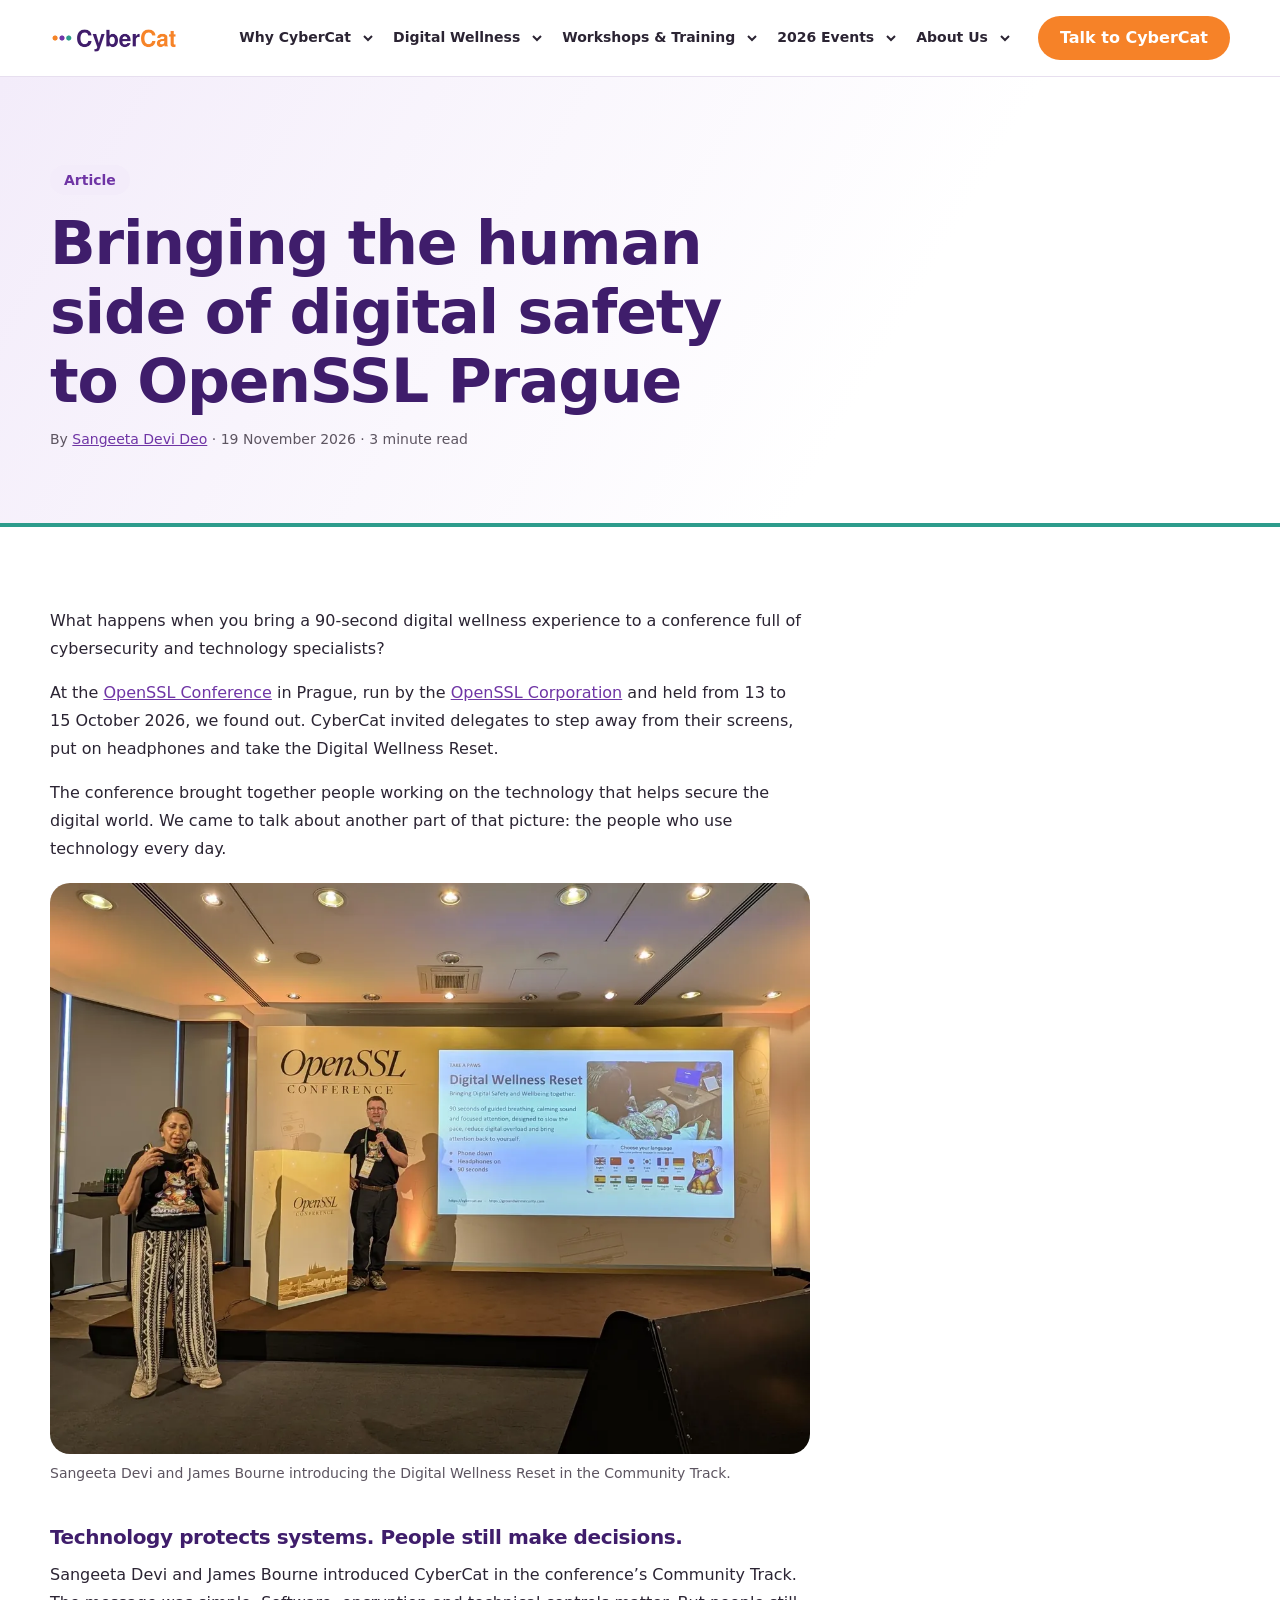
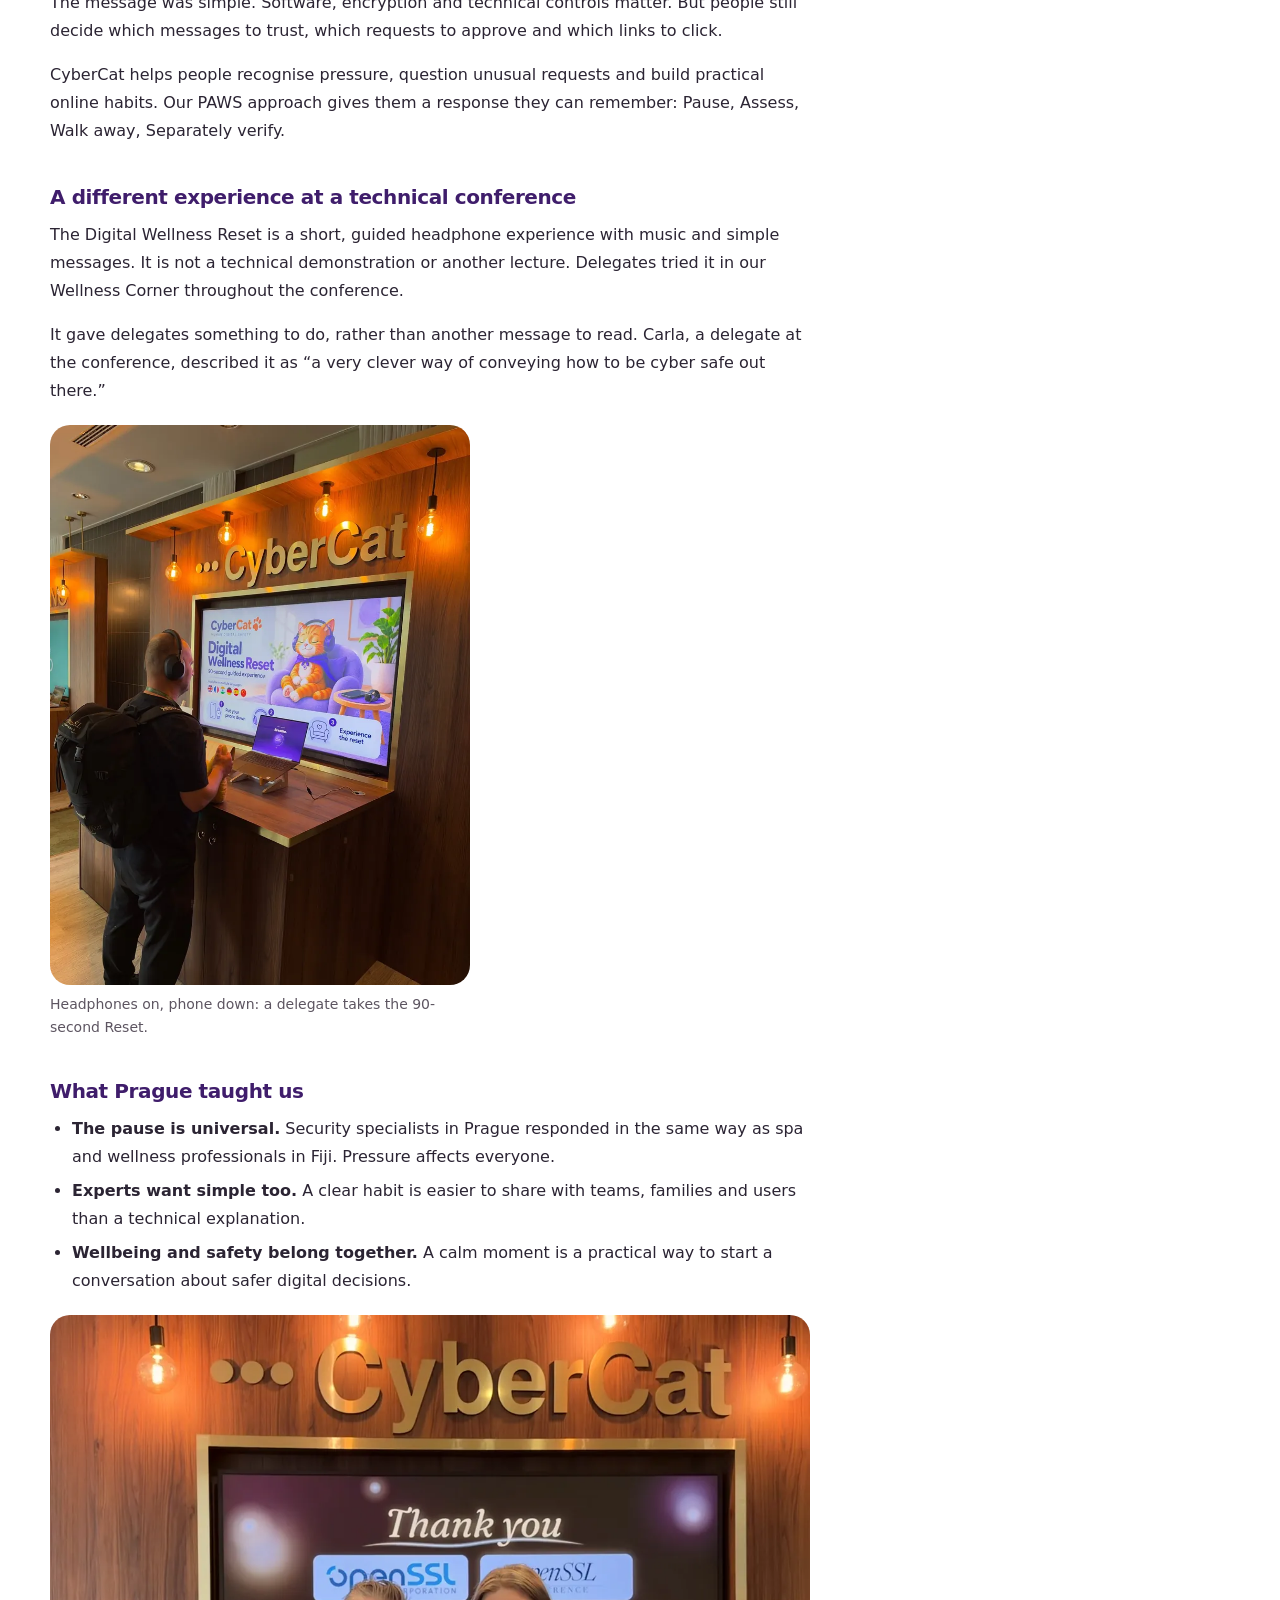
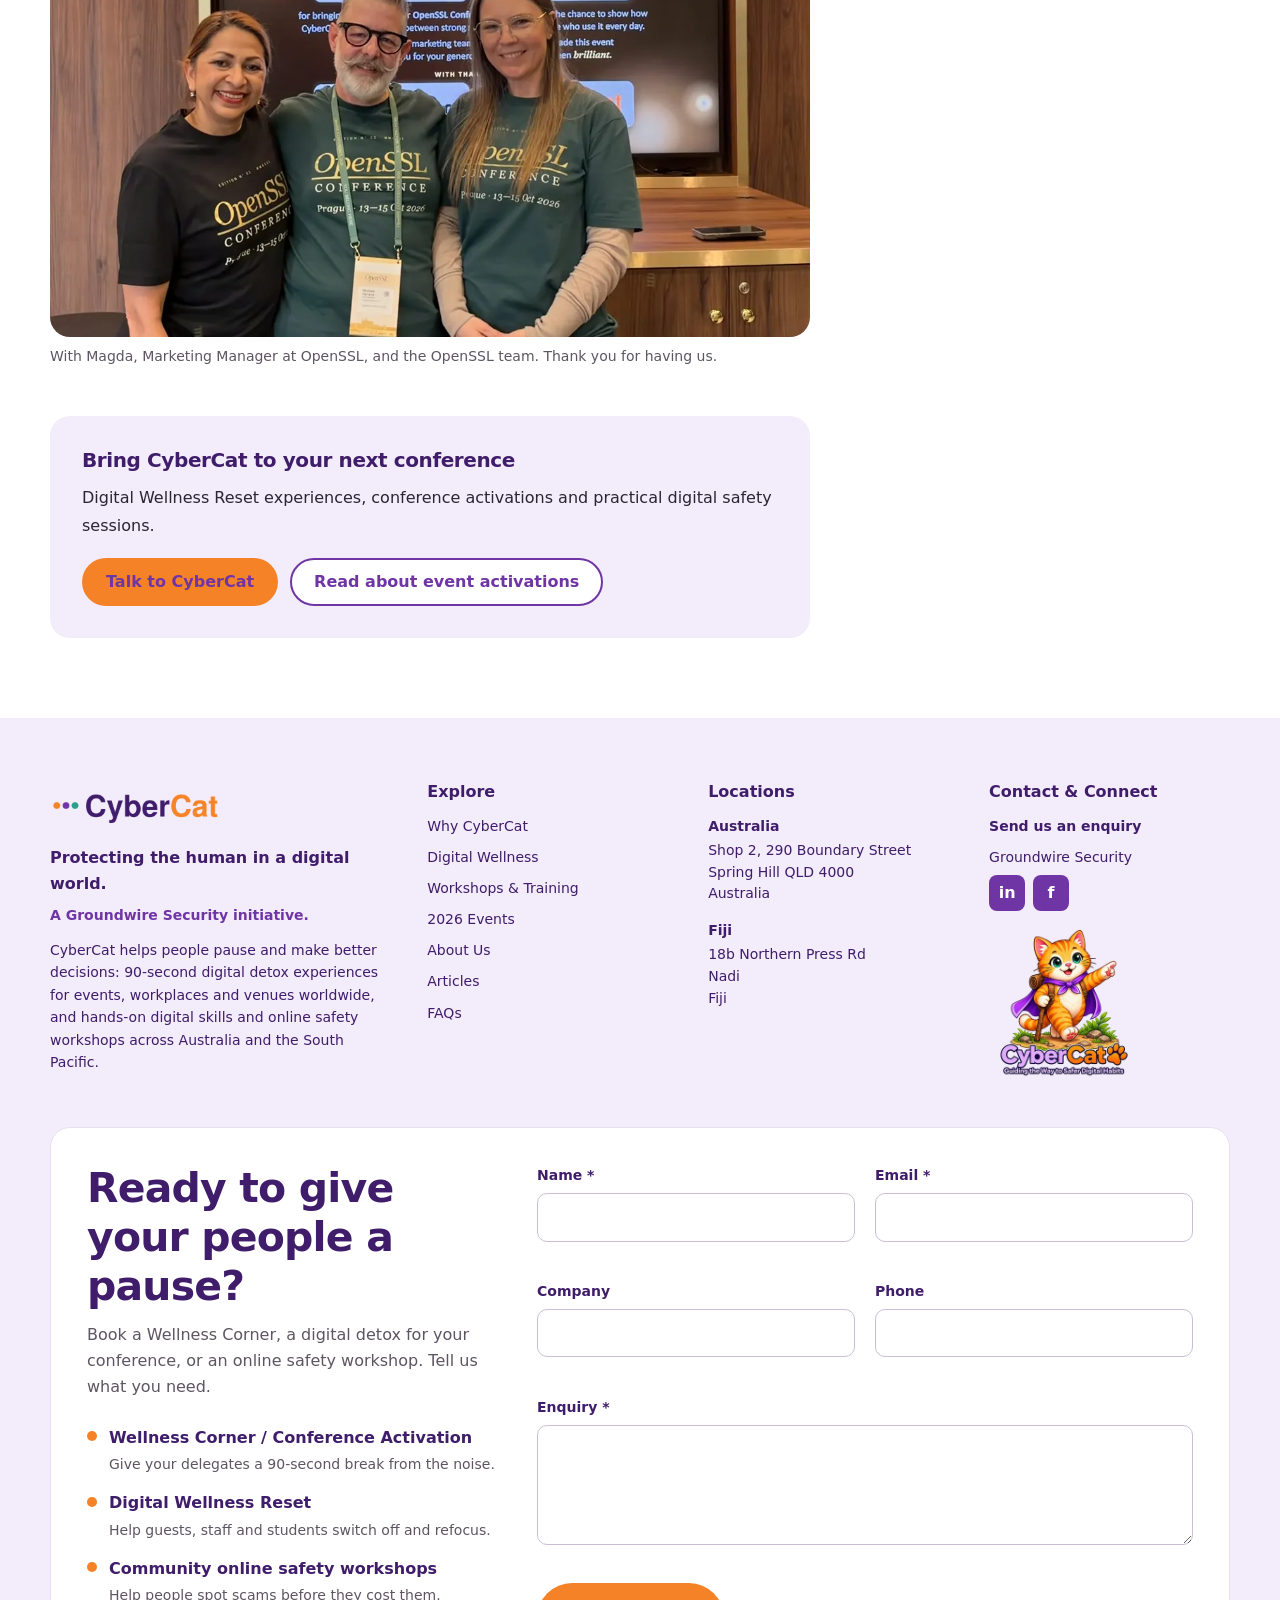
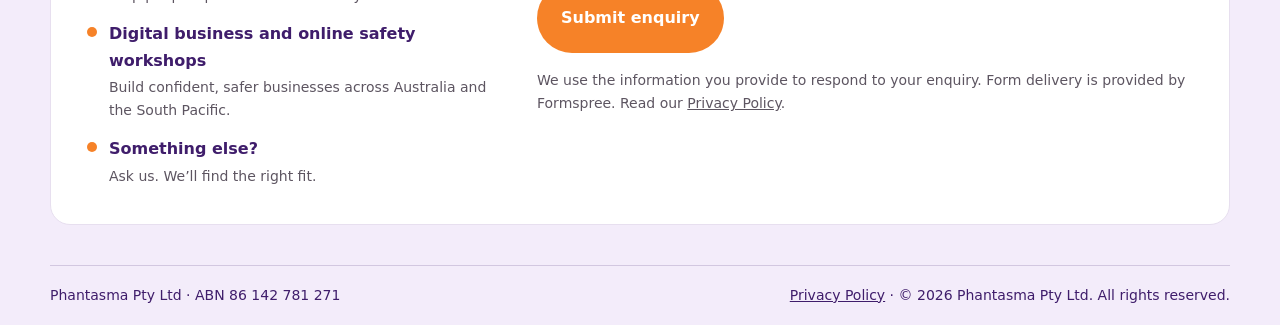
<file: article-openssl-prague-human-side-of-security.html>
<!DOCTYPE html>
<html lang="en-AU">
<head>
<meta charset="utf-8">
<meta name="viewport" content="width=device-width, initial-scale=1">
<title>OpenSSL Prague 2026: The Human Side of Security | CyberCat</title>
<meta name="description" content="How CyberCat brought a 90-second Digital Wellness Reset to the OpenSSL Conference in Prague, and what security specialists taught us about the pause.">
<meta name="robots" content="index, follow">
<link rel="canonical" href="https://cybercat.au/article-openssl-prague-human-side-of-security.html">
<meta name="theme-color" content="#6F35A5">
<meta property="og:type" content="article">
<meta property="og:site_name" content="CyberCat">
<meta property="og:locale" content="en_AU">
<meta property="og:title" content="OpenSSL Prague 2026: The Human Side of Security | CyberCat">
<meta property="og:description" content="How CyberCat brought a 90-second Digital Wellness Reset to the OpenSSL Conference in Prague, and what security specialists taught us about the pause.">
<meta property="og:url" content="https://cybercat.au/article-openssl-prague-human-side-of-security.html">
<meta property="og:image" content="https://cybercat.au/assets/og-article-openssl.jpg">
<meta property="og:image:width" content="1200">
<meta property="og:image:height" content="630">
<meta property="og:image:alt" content="Sangeeta Devi and James Bourne on stage at the OpenSSL Conference in Prague">
<meta name="twitter:card" content="summary_large_image">
<meta name="twitter:title" content="OpenSSL Prague 2026: The Human Side of Security | CyberCat">
<meta name="twitter:description" content="How CyberCat brought a 90-second Digital Wellness Reset to the OpenSSL Conference in Prague, and what security specialists taught us about the pause.">
<meta name="twitter:image" content="https://cybercat.au/assets/og-article-openssl.jpg">
<link rel="icon" type="image/png" sizes="32x32" href="assets/favicon-32.png">
<link rel="apple-touch-icon" href="assets/apple-touch-icon.png">
<link rel="stylesheet" href="assets/site.css?v=2026-11-19a">
<script type="application/ld+json">
{
 "@context": "https://schema.org",
 "@graph": [
  {
   "@type": "Article",
   "@id": "https://cybercat.au/article-openssl-prague-human-side-of-security.html#article",
   "headline": "Bringing the human side of digital safety to OpenSSL Prague",
   "description": "How CyberCat brought a 90-second Digital Wellness Reset to the OpenSSL Conference in Prague, and what security specialists taught us about the pause.",
   "datePublished": "2026-11-19",
   "dateModified": "2026-11-19",
   "inLanguage": "en-AU",
   "author": {
    "@type": "Person",
    "name": "Sangeeta Devi Deo",
    "jobTitle": "Cyber Safety Educator",
    "url": "https://www.linkedin.com/in/sangeetadevi/"
   },
   "publisher": {
    "@id": "https://cybercat.au/#organization"
   },
   "image": "https://cybercat.au/assets/img/openssl-talk-stage-1200.webp",
   "mainEntityOfPage": "https://cybercat.au/article-openssl-prague-human-side-of-security.html",
   "about": [
    "OpenSSL Conference 2026",
    "Digital Wellness Reset",
    "Human factor in cybersecurity",
    "PAWS method"
   ],
   "breadcrumb": {
    "@id": "https://cybercat.au/article-openssl-prague-human-side-of-security.html#breadcrumb"
   }
  },
  {
   "@type": "BreadcrumbList",
   "@id": "https://cybercat.au/article-openssl-prague-human-side-of-security.html#breadcrumb",
   "itemListElement": [
    {
     "@type": "ListItem",
     "position": 1,
     "name": "Home",
     "item": "https://cybercat.au/"
    },
    {
     "@type": "ListItem",
     "position": 2,
     "name": "Articles",
     "item": "https://cybercat.au/articles.html"
    },
    {
     "@type": "ListItem",
     "position": 3,
     "name": "OpenSSL Prague 2026",
     "item": "https://cybercat.au/article-openssl-prague-human-side-of-security.html"
    }
   ]
  }
 ]
}
</script>
</head>
<body>
<a class="skip-link" href="#main">Skip to content</a>
<header class="nav"><div class="wrap nav-inner"><a class="brand" href="index.html" aria-label="CyberCat home"><img decoding="async" width="600" height="142" src="assets/cybercat-logo.webp" alt="CyberCat"></a><nav class="nav-links" id="site-menu" aria-label="Main navigation"><div class="nav-item"><a class="nav-link" href="index.html">Why CyberCat</a><button class="nav-sub-toggle" type="button" aria-expanded="false" aria-controls="sub-0" aria-label="Show Why CyberCat sections"><svg aria-hidden="true" viewBox="0 0 12 12" fill="none" stroke="currentColor" stroke-width="2"><path d="m2 4 4 4 4-4"/></svg></button><div class="nav-submenu" id="sub-0"><a href="index.html#how">What We Do</a><a href="index.html#mission">Our Mission</a><a href="index.html#why">Why CyberCat</a><a href="index.html#paws">The PAWS Method</a><a href="index.html#covers">What We Cover</a><a href="index.html#audience">Who It’s For</a><a href="index.html#faq">FAQs</a></div></div><div class="nav-item"><a class="nav-link" href="digital-experiences.html">Digital Wellness</a><button class="nav-sub-toggle" type="button" aria-expanded="false" aria-controls="sub-1" aria-label="Show Digital Wellness sections"><svg aria-hidden="true" viewBox="0 0 12 12" fill="none" stroke="currentColor" stroke-width="2"><path d="m2 4 4 4 4-4"/></svg></button><div class="nav-submenu" id="sub-1"><a href="digital-experiences.html#experiences">Our Experiences</a><a href="digital-experiences.html#reset">90-Second Reset</a><a href="digital-experiences.html#participant-stories">Participant Stories</a><a href="digital-experiences.html#professional-perspective">Professional Perspective</a><a href="digital-experiences.html#faq">FAQs</a></div></div><div class="nav-item"><a class="nav-link" href="capacity-building-training.html">Workshops &amp; Training</a><button class="nav-sub-toggle" type="button" aria-expanded="false" aria-controls="sub-2" aria-label="Show Workshops & Training sections"><svg aria-hidden="true" viewBox="0 0 12 12" fill="none" stroke="currentColor" stroke-width="2"><path d="m2 4 4 4 4-4"/></svg></button><div class="nav-submenu" id="sub-2"><a href="capacity-building-training.html#programmes">Workshop Topics</a><a href="capacity-building-training.html#audiences">Who We Work With</a><a href="capacity-building-training.html#approach">How We Deliver</a><a href="capacity-building-training.html#tonga-case-study">Tonga Workshop</a><a href="capacity-building-training.html#faq">FAQs</a></div></div><div class="nav-item"><a class="nav-link" href="events.html">2026 Events</a><button class="nav-sub-toggle" type="button" aria-expanded="false" aria-controls="sub-3" aria-label="Show 2026 Events sections"><svg aria-hidden="true" viewBox="0 0 12 12" fill="none" stroke="currentColor" stroke-width="2"><path d="m2 4 4 4 4-4"/></svg></button><div class="nav-submenu" id="sub-3"><a href="events.html#tonga">Tonga</a><a href="events.html#openssl">OpenSSL Prague</a><a href="events.html#cidesco">CIDESCO Fiji</a></div></div><div class="nav-item"><a class="nav-link" href="about.html">About Us</a><button class="nav-sub-toggle" type="button" aria-expanded="false" aria-controls="sub-4" aria-label="Show About Us sections"><svg aria-hidden="true" viewBox="0 0 12 12" fill="none" stroke="currentColor" stroke-width="2"><path d="m2 4 4 4 4-4"/></svg></button><div class="nav-submenu" id="sub-4"><a href="about.html#team">Meet the Team</a><a href="about.html#community">Community</a><a href="about.html#media">In the Media</a><a href="articles.html">Articles</a><a href="about.html#security-community">Security Community</a><a href="about.html#contact">Contact</a></div></div></nav><button class="menu-toggle" type="button" aria-controls="site-menu" aria-expanded="false">Menu</button><a class="btn btn-primary nav-cta" href="#contact-form">Talk to CyberCat</a></div></header>
<main id="main">
<section class="page-hero">
<div class="wrap">
<span class="kicker">Article</span>
<h1>Bringing the human side of digital safety to OpenSSL Prague</h1>
<p class="article-meta">By <a href="https://www.linkedin.com/in/sangeetadevi/" target="_blank" rel="noopener">Sangeeta Devi Deo</a> · 19 November 2026 · 3 minute read</p>
</div>
</section>
<div class="section">
<div class="wrap">
<article class="article">
<p>What happens when you bring a 90-second digital wellness experience to a conference full of cybersecurity and technology specialists?</p>
<p>At the <a href="https://openssl-conference.org/" target="_blank" rel="noopener">OpenSSL Conference</a> in Prague, run by the <a href="https://openssl-corporation.org/" target="_blank" rel="noopener">OpenSSL Corporation</a> and held from 13 to 15 October 2026, we found out. CyberCat invited delegates to step away from their screens, put on headphones and take the Digital Wellness Reset.</p>
<p>The conference brought together people working on the technology that helps secure the digital world. We came to talk about another part of that picture: the people who use technology every day.</p>
<figure class="article-figure">
<img src="assets/img/openssl-talk-stage-1200.webp" width="1200" height="901" alt="Sangeeta Devi and James Bourne on stage at the OpenSSL Conference, with a slide introducing the Digital Wellness Reset" loading="lazy" decoding="async">
<figcaption>Sangeeta Devi and James Bourne introducing the Digital Wellness Reset in the Community Track.</figcaption>
</figure>
<h2>Technology protects systems. People still make decisions.</h2>
<p>Sangeeta Devi and James Bourne introduced CyberCat in the conference’s Community Track. The message was simple. Software, encryption and technical controls matter. But people still decide which messages to trust, which requests to approve and which links to click.</p>
<p>CyberCat helps people recognise pressure, question unusual requests and build practical online habits. Our PAWS approach gives them a response they can remember: Pause, Assess, Walk away, Separately verify.</p>
<h2>A different experience at a technical conference</h2>
<p>The Digital Wellness Reset is a short, guided headphone experience with music and simple messages. It is not a technical demonstration or another lecture. Delegates tried it in our Wellness Corner throughout the conference.</p>
<p>It gave delegates something to do, rather than another message to read. Carla, a delegate at the conference, described it as “a very clever way of conveying how to be cyber safe out there.”</p>
<figure class="article-figure article-figure-portrait">
<img src="assets/img/IMG_7049-800.webp" width="800" height="1067" alt="A delegate wearing headphones taking the Digital Wellness Reset at the CyberCat Wellness Corner, OpenSSL Conference Prague" loading="lazy" decoding="async">
<figcaption>Headphones on, phone down: a delegate takes the 90-second Reset.</figcaption>
</figure>
<h2>What Prague taught us</h2>
<ul>
<li><strong>The pause is universal.</strong> Security specialists in Prague responded in the same way as spa and wellness professionals in Fiji. Pressure affects everyone.</li>
<li><strong>Experts want simple too.</strong> A clear habit is easier to share with teams, families and users than a technical explanation.</li>
<li><strong>Wellbeing and safety belong together.</strong> A calm moment is a practical way to start a conversation about safer digital decisions.</li>
</ul>
<figure class="article-figure">
<img src="assets/img/openssl-thank-you-1200.webp" width="1200" height="981" alt="Sangeeta Devi with Magda, Marketing Manager at OpenSSL, and a member of the OpenSSL team in front of a thank-you screen at the CyberCat Wellness Corner" loading="lazy" decoding="async">
<figcaption>With Magda, Marketing Manager at OpenSSL, and the OpenSSL team. Thank you for having us.</figcaption>
</figure>
<div class="article-cta">
<h2>Bring CyberCat to your next conference</h2>
<p>Digital Wellness Reset experiences, conference activations and practical digital safety sessions.</p>
<div class="btn-row"><a class="btn btn-primary" href="#contact-form">Talk to CyberCat</a><a class="btn btn-secondary" href="article-digital-wellness-event-activations.html">Read about event activations</a></div>
</div>
</article>
</div>
</div>
</main>
<footer class="site-footer">
<div class="wrap">
<div class="footer-grid">
<div>
<img width="600" height="142" class="footer-logo" src="assets/cybercat-logo.webp" alt="CyberCat" loading="lazy" decoding="async">
<p class="footer-tagline">Protecting the human in a digital world.</p>
<p class="footer-origin">A Groundwire Security initiative.</p>
<p class="footer-description">CyberCat helps people pause and make better decisions: 90-second digital detox experiences for events, workplaces and venues worldwide, and hands-on digital skills and online safety workshops across Australia and the South Pacific.</p>
</div>
<nav aria-label="Footer navigation">
<h2 class="footer-title">Explore</h2>
<div class="footer-links">
<a href="index.html">Why CyberCat</a>
<a href="digital-experiences.html">Digital Wellness</a>
<a href="capacity-building-training.html">Workshops &amp; Training</a>
<a href="events.html">2026 Events</a>
<a href="about.html">About Us</a>
<a href="articles.html">Articles</a>
<a href="index.html#faq">FAQs</a>
</div>
</nav>
<div>
<h2 class="footer-title">Locations</h2>
<p class="footer-label">Australia</p>
<address class="footer-address">Shop 2, 290 Boundary Street<br>Spring Hill QLD 4000<br>Australia</address>
<p class="footer-label">Fiji</p>
<address class="footer-address">18b Northern Press Rd<br>Nadi<br>Fiji</address>
</div>
<div>
<h2 class="footer-title">Contact &amp; Connect</h2>
<div class="footer-links">
<a class="footer-email" href="#contact-form">Send us an enquiry</a>
<a href="https://groundwiresecurity.com/" target="_blank" rel="noopener">Groundwire Security</a>
</div>
<div class="footer-socials">
<a href="https://www.linkedin.com/company/groundwiresecurity/" target="_blank" rel="noopener" title="Groundwire Security on LinkedIn"><span aria-hidden="true">in</span><span class="sr-only">Groundwire Security on LinkedIn</span></a>
<a href="https://www.facebook.com/gwsec" target="_blank" rel="noopener" title="Groundwire Security on Facebook"><span aria-hidden="true">f</span><span class="sr-only">Groundwire Security on Facebook</span></a>
</div>
<img width="320" height="320" class="footer-mascot" src="assets/cybercat-mascot.webp" alt="CyberCat mascot with the words Guiding the Way to Safer Digital Habits" loading="lazy" decoding="async">
</div>
</div>

<section class="enquiry" id="contact-form" aria-labelledby="enquiry-title">
<div class="enquiry-intro">
<h2 id="enquiry-title">Ready to give your people a pause?</h2>
<p>Book a Wellness Corner, a digital detox for your conference, or an online safety workshop. Tell us what you need.</p>
<ul class="help-list">
<li><strong>Wellness Corner / Conference Activation</strong><span>Give your delegates a 90-second break from the noise.</span></li>
<li><strong>Digital Wellness Reset</strong><span>Help guests, staff and students switch off and refocus.</span></li>
<li><strong>Community online safety workshops</strong><span>Help people spot scams before they cost them.</span></li>
<li><strong>Digital business and online safety workshops</strong><span>Build confident, safer businesses across Australia and the South Pacific.</span></li>
<li><strong>Something else?</strong><span>Ask us. We’ll find the right fit.</span></li>
</ul>
</div>
<form class="enquiry-form" action="https://formspree.io/f/xaeooene" method="POST">
<input type="hidden" name="_subject" value="New CyberCat website enquiry">
<input class="honey" type="text" name="_gotcha" tabindex="-1" autocomplete="off" aria-hidden="true">
<div class="field"><label for="enq-name">Name *</label><input id="enq-name" name="name" type="text" autocomplete="name" maxlength="120" required></div>
<div class="field"><label for="enq-email">Email *</label><input id="enq-email" name="email" type="email" autocomplete="email" maxlength="200" required></div>
<div class="field"><label for="enq-company">Company</label><input id="enq-company" name="company" type="text" autocomplete="organization" maxlength="160"></div>
<div class="field"><label for="enq-phone">Phone</label><input id="enq-phone" name="phone" type="tel" autocomplete="tel" maxlength="40"></div>
<div class="field field-wide"><label for="enq-message">Enquiry *</label><textarea id="enq-message" name="enquiry" rows="4" maxlength="5000" required></textarea></div>
<button class="btn btn-primary" type="submit">Submit enquiry</button>
<p class="form-note">We use the information you provide to respond to your enquiry. Form delivery is provided by Formspree. Read our <a href="privacy.html">Privacy Policy</a>.</p>
</form>
</section>

<div class="footer-bottom"><span>Phantasma Pty Ltd · ABN 86 142 781 271</span><span><a href="privacy.html" aria-current="page">Privacy Policy</a> · © 2026 Phantasma Pty Ltd. All rights reserved.</span></div>
</div>
</footer>
<script src="assets/site.js?v=2026-11-18a" defer></script></body>
</html>
</file>
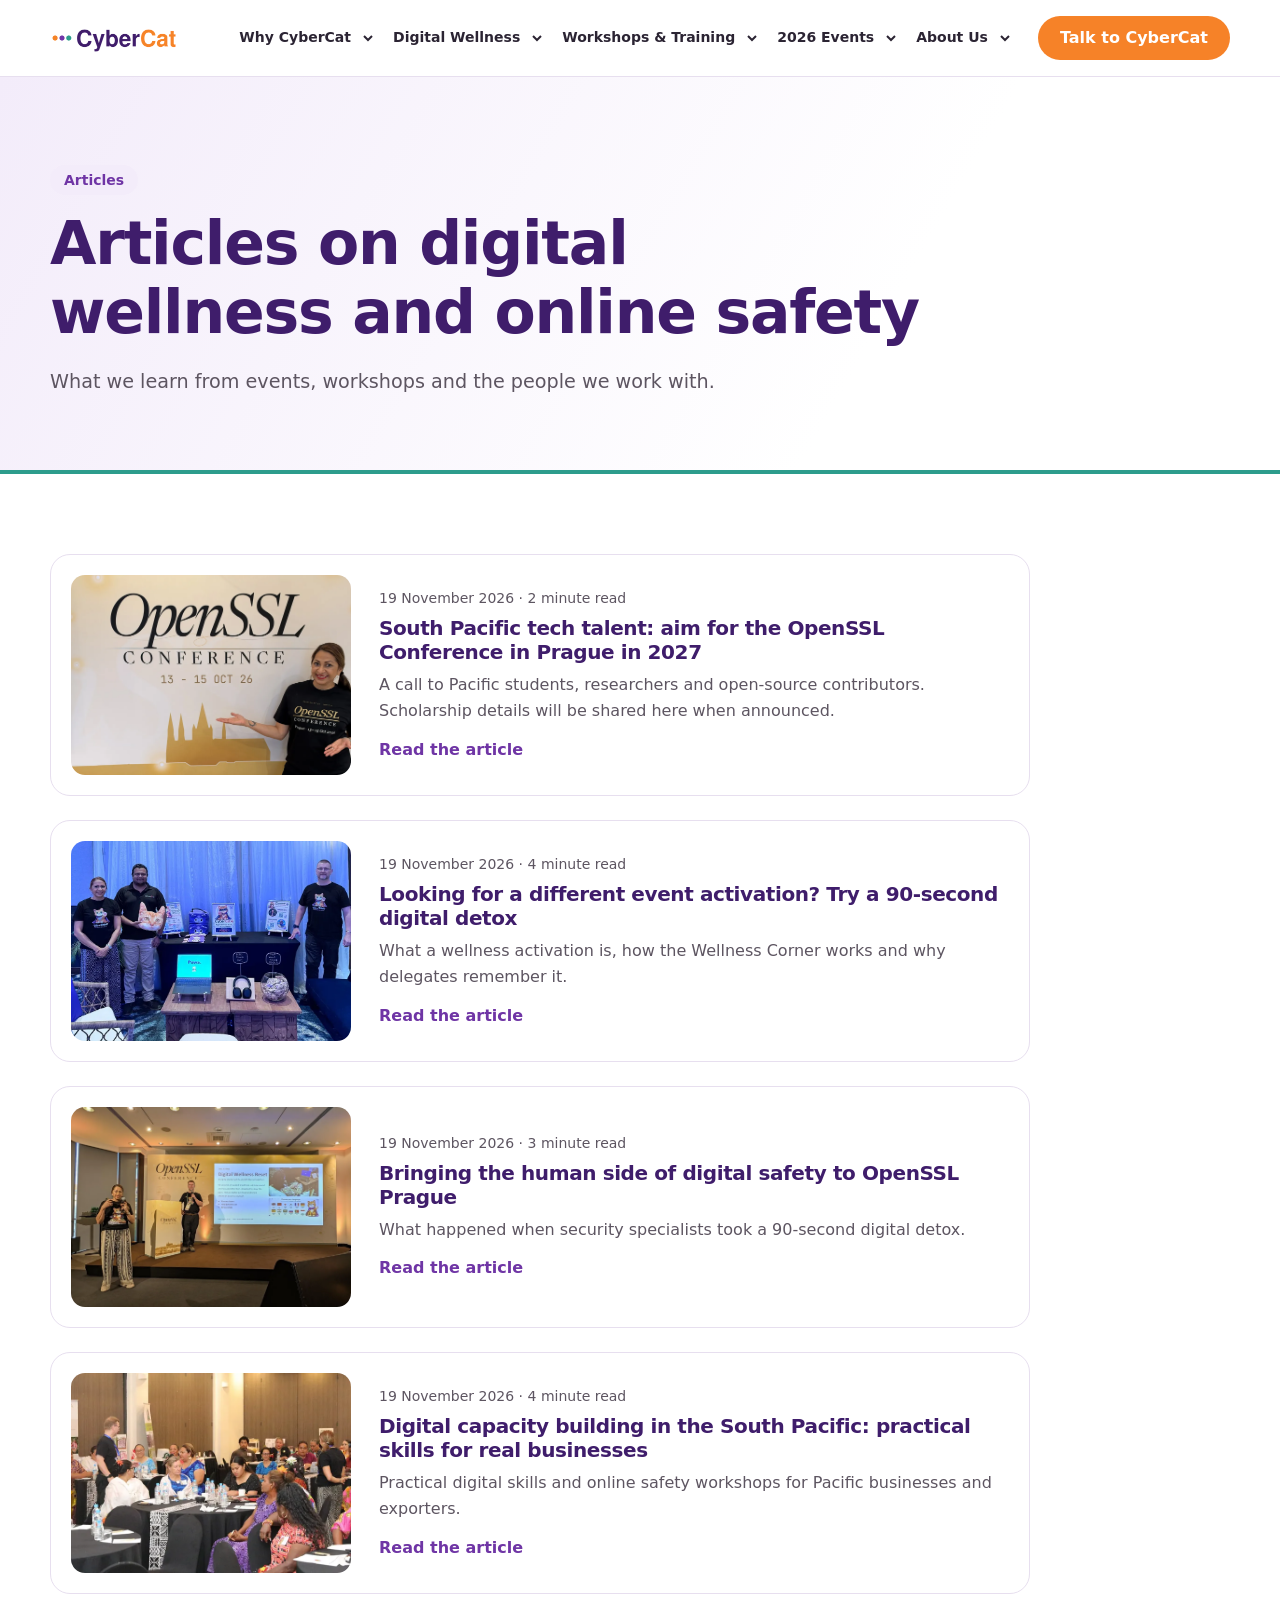
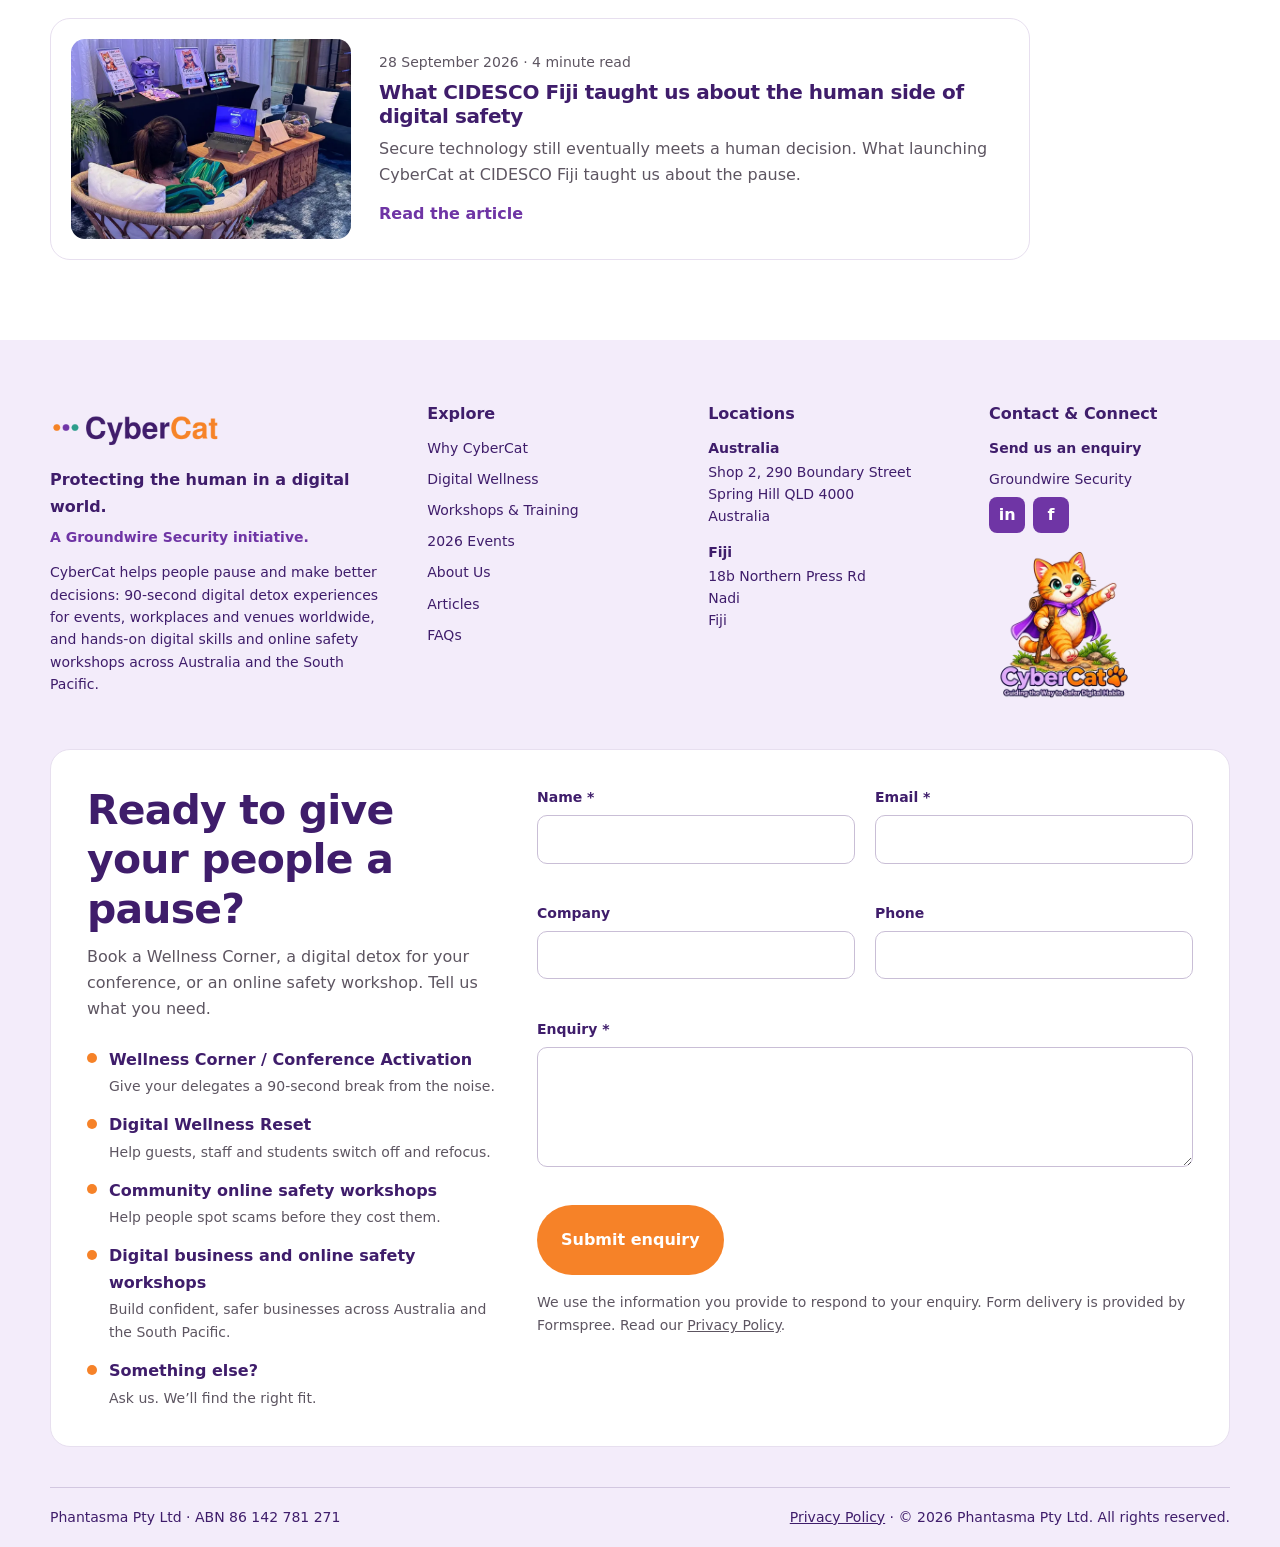
<file: articles.html>
<!DOCTYPE html>
<html lang="en-AU">
<head>
<meta charset="utf-8">
<meta name="viewport" content="width=device-width, initial-scale=1">
<title>Articles on Digital Wellness &amp; Online Safety | CyberCat</title>
<meta name="description" content="Articles from CyberCat on digital wellness event activations, digital detox, online safety and digital capacity building in Australia and the South Pacific.">
<meta name="robots" content="index, follow">
<link rel="canonical" href="https://cybercat.au/articles.html">
<meta name="theme-color" content="#6F35A5">
<meta property="og:type" content="website">
<meta property="og:site_name" content="CyberCat">
<meta property="og:locale" content="en_AU">
<meta property="og:title" content="Articles on Digital Wellness &amp; Online Safety | CyberCat">
<meta property="og:description" content="Articles from CyberCat on digital wellness event activations, digital detox, online safety and digital capacity building in Australia and the South Pacific.">
<meta property="og:url" content="https://cybercat.au/articles.html">
<meta property="og:image" content="https://cybercat.au/assets/og-home.jpg">
<meta property="og:image:width" content="1200">
<meta property="og:image:height" content="630">
<meta property="og:image:alt" content="CyberCat: protecting the human in a digital world">
<meta name="twitter:card" content="summary_large_image">
<meta name="twitter:title" content="Articles on Digital Wellness &amp; Online Safety | CyberCat">
<meta name="twitter:description" content="Articles from CyberCat on digital wellness event activations, digital detox, online safety and digital capacity building in Australia and the South Pacific.">
<meta name="twitter:image" content="https://cybercat.au/assets/og-home.jpg">
<link rel="icon" type="image/png" sizes="32x32" href="assets/favicon-32.png">
<link rel="apple-touch-icon" href="assets/apple-touch-icon.png">
<link rel="stylesheet" href="assets/site.css?v=2026-11-19a">
<script type="application/ld+json">
{
 "@context": "https://schema.org",
 "@graph": [
  {
   "@type": "CollectionPage",
   "@id": "https://cybercat.au/articles.html#webpage",
   "url": "https://cybercat.au/articles.html",
   "name": "Articles on Digital Wellness & Online Safety | CyberCat",
   "description": "Articles from CyberCat on digital wellness event activations, digital detox, online safety and digital capacity building in Australia and the South Pacific.",
   "inLanguage": "en-AU",
   "isPartOf": {
    "@id": "https://cybercat.au/#website"
   },
   "hasPart": [
    {
     "@id": "https://cybercat.au/article-openssl-conference-2027-south-pacific-talent.html#article"
    },
    {
     "@id": "https://cybercat.au/article-digital-wellness-event-activations.html#article"
    },
    {
     "@id": "https://cybercat.au/article-openssl-prague-human-side-of-security.html#article"
    },
    {
     "@id": "https://cybercat.au/article-digital-capacity-building-south-pacific.html#article"
    },
    {
     "@id": "https://cybercat.au/article-cidesco-fiji-human-side-of-digital-safety.html#article"
    }
   ],
   "breadcrumb": {
    "@id": "https://cybercat.au/articles.html#breadcrumb"
   }
  },
  {
   "@type": "BreadcrumbList",
   "@id": "https://cybercat.au/articles.html#breadcrumb",
   "itemListElement": [
    {
     "@type": "ListItem",
     "position": 1,
     "name": "Home",
     "item": "https://cybercat.au/"
    },
    {
     "@type": "ListItem",
     "position": 2,
     "name": "Articles",
     "item": "https://cybercat.au/articles.html"
    }
   ]
  }
 ]
}
</script>
</head>
<body>
<a class="skip-link" href="#main">Skip to content</a>
<header class="nav"><div class="wrap nav-inner"><a class="brand" href="index.html" aria-label="CyberCat home"><img decoding="async" width="600" height="142" src="assets/cybercat-logo.webp" alt="CyberCat"></a><nav class="nav-links" id="site-menu" aria-label="Main navigation"><div class="nav-item"><a class="nav-link" href="index.html">Why CyberCat</a><button class="nav-sub-toggle" type="button" aria-expanded="false" aria-controls="sub-0" aria-label="Show Why CyberCat sections"><svg aria-hidden="true" viewBox="0 0 12 12" fill="none" stroke="currentColor" stroke-width="2"><path d="m2 4 4 4 4-4"/></svg></button><div class="nav-submenu" id="sub-0"><a href="index.html#how">What We Do</a><a href="index.html#mission">Our Mission</a><a href="index.html#why">Why CyberCat</a><a href="index.html#paws">The PAWS Method</a><a href="index.html#covers">What We Cover</a><a href="index.html#audience">Who It’s For</a><a href="index.html#faq">FAQs</a></div></div><div class="nav-item"><a class="nav-link" href="digital-experiences.html">Digital Wellness</a><button class="nav-sub-toggle" type="button" aria-expanded="false" aria-controls="sub-1" aria-label="Show Digital Wellness sections"><svg aria-hidden="true" viewBox="0 0 12 12" fill="none" stroke="currentColor" stroke-width="2"><path d="m2 4 4 4 4-4"/></svg></button><div class="nav-submenu" id="sub-1"><a href="digital-experiences.html#experiences">Our Experiences</a><a href="digital-experiences.html#reset">90-Second Reset</a><a href="digital-experiences.html#participant-stories">Participant Stories</a><a href="digital-experiences.html#professional-perspective">Professional Perspective</a><a href="digital-experiences.html#faq">FAQs</a></div></div><div class="nav-item"><a class="nav-link" href="capacity-building-training.html">Workshops &amp; Training</a><button class="nav-sub-toggle" type="button" aria-expanded="false" aria-controls="sub-2" aria-label="Show Workshops & Training sections"><svg aria-hidden="true" viewBox="0 0 12 12" fill="none" stroke="currentColor" stroke-width="2"><path d="m2 4 4 4 4-4"/></svg></button><div class="nav-submenu" id="sub-2"><a href="capacity-building-training.html#programmes">Workshop Topics</a><a href="capacity-building-training.html#audiences">Who We Work With</a><a href="capacity-building-training.html#approach">How We Deliver</a><a href="capacity-building-training.html#tonga-case-study">Tonga Workshop</a><a href="capacity-building-training.html#faq">FAQs</a></div></div><div class="nav-item"><a class="nav-link" href="events.html">2026 Events</a><button class="nav-sub-toggle" type="button" aria-expanded="false" aria-controls="sub-3" aria-label="Show 2026 Events sections"><svg aria-hidden="true" viewBox="0 0 12 12" fill="none" stroke="currentColor" stroke-width="2"><path d="m2 4 4 4 4-4"/></svg></button><div class="nav-submenu" id="sub-3"><a href="events.html#tonga">Tonga</a><a href="events.html#openssl">OpenSSL Prague</a><a href="events.html#cidesco">CIDESCO Fiji</a></div></div><div class="nav-item"><a class="nav-link" href="about.html">About Us</a><button class="nav-sub-toggle" type="button" aria-expanded="false" aria-controls="sub-4" aria-label="Show About Us sections"><svg aria-hidden="true" viewBox="0 0 12 12" fill="none" stroke="currentColor" stroke-width="2"><path d="m2 4 4 4 4-4"/></svg></button><div class="nav-submenu" id="sub-4"><a href="about.html#team">Meet the Team</a><a href="about.html#community">Community</a><a href="about.html#media">In the Media</a><a href="articles.html">Articles</a><a href="about.html#security-community">Security Community</a><a href="about.html#contact">Contact</a></div></div></nav><button class="menu-toggle" type="button" aria-controls="site-menu" aria-expanded="false">Menu</button><a class="btn btn-primary nav-cta" href="#contact-form">Talk to CyberCat</a></div></header>
<main id="main">
<section class="page-hero">
<div class="wrap">
<span class="kicker">Articles</span>
<h1>Articles on digital wellness and online safety</h1>
<p class="lead">What we learn from events, workshops and the people we work with.</p>
</div>
</section>
<div class="section">
<div class="wrap">
<div class="article-list">
<a class="article-card" href="article-openssl-conference-2027-south-pacific-talent.html">
<img src="assets/img/openssl-media-wall-1200.webp" width="1200" height="1373" alt="Sangeeta Devi at the OpenSSL Conference 2026 sign in Prague" loading="lazy" decoding="async">
<div>
<p class="article-meta">19 November 2026 · 2 minute read</p>
<h2>South Pacific tech talent: aim for the OpenSSL Conference in Prague in 2027</h2>
<p>A call to Pacific students, researchers and open-source contributors. Scholarship details will be shared here when announced.</p>
<span class="article-more">Read the article</span>
</div>
</a>
<a class="article-card" href="article-digital-wellness-event-activations.html">
<img src="assets/img/cidesco-team-800.webp" width="800" height="737" alt="The CyberCat Wellness Corner at the CIDESCO World Congress in Fiji" loading="lazy" decoding="async">
<div>
<p class="article-meta">19 November 2026 · 4 minute read</p>
<h2>Looking for a different event activation? Try a 90-second digital detox</h2>
<p>What a wellness activation is, how the Wellness Corner works and why delegates remember it.</p>
<span class="article-more">Read the article</span>
</div>
</a>
<a class="article-card" href="article-openssl-prague-human-side-of-security.html">
<img src="assets/img/openssl-talk-stage-1200.webp" width="1200" height="901" alt="Sangeeta Devi and James Bourne on stage at the OpenSSL Conference in Prague" loading="lazy" decoding="async">
<div>
<p class="article-meta">19 November 2026 · 3 minute read</p>
<h2>Bringing the human side of digital safety to OpenSSL Prague</h2>
<p>What happened when security specialists took a 90-second digital detox.</p>
<span class="article-more">Read the article</span>
</div>
</a>
<a class="article-card" href="article-digital-capacity-building-south-pacific.html">
<img src="assets/img/tonga-workshop-800.webp" width="800" height="450" alt="James Bourne and Sangeeta Devi facilitating a workshop for Pacific women business owners in Tonga" loading="lazy" decoding="async">
<div>
<p class="article-meta">19 November 2026 · 4 minute read</p>
<h2>Digital capacity building in the South Pacific: practical skills for real businesses</h2>
<p>Practical digital skills and online safety workshops for Pacific businesses and exporters.</p>
<span class="article-more">Read the article</span>
</div>
</a>
<a class="article-card" href="article-cidesco-fiji-human-side-of-digital-safety.html">
<img src="assets/img/cidesco-reset-800.webp" width="800" height="584" alt="A delegate wearing headphones during the 90-second Digital Wellness Reset at CIDESCO Fiji" loading="lazy" decoding="async">
<div>
<p class="article-meta">28 September 2026 · 4 minute read</p>
<h2>What CIDESCO Fiji taught us about the human side of digital safety</h2>
<p>Secure technology still eventually meets a human decision. What launching CyberCat at CIDESCO Fiji taught us about the pause.</p>
<span class="article-more">Read the article</span>
</div>
</a>
</div>
</div>
</div>
</main>
<footer class="site-footer">
<div class="wrap">
<div class="footer-grid">
<div>
<img width="600" height="142" class="footer-logo" src="assets/cybercat-logo.webp" alt="CyberCat" loading="lazy" decoding="async">
<p class="footer-tagline">Protecting the human in a digital world.</p>
<p class="footer-origin">A Groundwire Security initiative.</p>
<p class="footer-description">CyberCat helps people pause and make better decisions: 90-second digital detox experiences for events, workplaces and venues worldwide, and hands-on digital skills and online safety workshops across Australia and the South Pacific.</p>
</div>
<nav aria-label="Footer navigation">
<h2 class="footer-title">Explore</h2>
<div class="footer-links">
<a href="index.html">Why CyberCat</a>
<a href="digital-experiences.html">Digital Wellness</a>
<a href="capacity-building-training.html">Workshops &amp; Training</a>
<a href="events.html">2026 Events</a>
<a href="about.html">About Us</a>
<a href="articles.html">Articles</a>
<a href="index.html#faq">FAQs</a>
</div>
</nav>
<div>
<h2 class="footer-title">Locations</h2>
<p class="footer-label">Australia</p>
<address class="footer-address">Shop 2, 290 Boundary Street<br>Spring Hill QLD 4000<br>Australia</address>
<p class="footer-label">Fiji</p>
<address class="footer-address">18b Northern Press Rd<br>Nadi<br>Fiji</address>
</div>
<div>
<h2 class="footer-title">Contact &amp; Connect</h2>
<div class="footer-links">
<a class="footer-email" href="#contact-form">Send us an enquiry</a>
<a href="https://groundwiresecurity.com/" target="_blank" rel="noopener">Groundwire Security</a>
</div>
<div class="footer-socials">
<a href="https://www.linkedin.com/company/groundwiresecurity/" target="_blank" rel="noopener" title="Groundwire Security on LinkedIn"><span aria-hidden="true">in</span><span class="sr-only">Groundwire Security on LinkedIn</span></a>
<a href="https://www.facebook.com/gwsec" target="_blank" rel="noopener" title="Groundwire Security on Facebook"><span aria-hidden="true">f</span><span class="sr-only">Groundwire Security on Facebook</span></a>
</div>
<img width="320" height="320" class="footer-mascot" src="assets/cybercat-mascot.webp" alt="CyberCat mascot with the words Guiding the Way to Safer Digital Habits" loading="lazy" decoding="async">
</div>
</div>

<section class="enquiry" id="contact-form" aria-labelledby="enquiry-title">
<div class="enquiry-intro">
<h2 id="enquiry-title">Ready to give your people a pause?</h2>
<p>Book a Wellness Corner, a digital detox for your conference, or an online safety workshop. Tell us what you need.</p>
<ul class="help-list">
<li><strong>Wellness Corner / Conference Activation</strong><span>Give your delegates a 90-second break from the noise.</span></li>
<li><strong>Digital Wellness Reset</strong><span>Help guests, staff and students switch off and refocus.</span></li>
<li><strong>Community online safety workshops</strong><span>Help people spot scams before they cost them.</span></li>
<li><strong>Digital business and online safety workshops</strong><span>Build confident, safer businesses across Australia and the South Pacific.</span></li>
<li><strong>Something else?</strong><span>Ask us. We’ll find the right fit.</span></li>
</ul>
</div>
<form class="enquiry-form" action="https://formspree.io/f/xaeooene" method="POST">
<input type="hidden" name="_subject" value="New CyberCat website enquiry">
<input class="honey" type="text" name="_gotcha" tabindex="-1" autocomplete="off" aria-hidden="true">
<div class="field"><label for="enq-name">Name *</label><input id="enq-name" name="name" type="text" autocomplete="name" maxlength="120" required></div>
<div class="field"><label for="enq-email">Email *</label><input id="enq-email" name="email" type="email" autocomplete="email" maxlength="200" required></div>
<div class="field"><label for="enq-company">Company</label><input id="enq-company" name="company" type="text" autocomplete="organization" maxlength="160"></div>
<div class="field"><label for="enq-phone">Phone</label><input id="enq-phone" name="phone" type="tel" autocomplete="tel" maxlength="40"></div>
<div class="field field-wide"><label for="enq-message">Enquiry *</label><textarea id="enq-message" name="enquiry" rows="4" maxlength="5000" required></textarea></div>
<button class="btn btn-primary" type="submit">Submit enquiry</button>
<p class="form-note">We use the information you provide to respond to your enquiry. Form delivery is provided by Formspree. Read our <a href="privacy.html">Privacy Policy</a>.</p>
</form>
</section>

<div class="footer-bottom"><span>Phantasma Pty Ltd · ABN 86 142 781 271</span><span><a href="privacy.html" aria-current="page">Privacy Policy</a> · © 2026 Phantasma Pty Ltd. All rights reserved.</span></div>
</div>
</footer>
<script src="assets/site.js?v=2026-11-18a" defer></script></body>
</html>
</file>
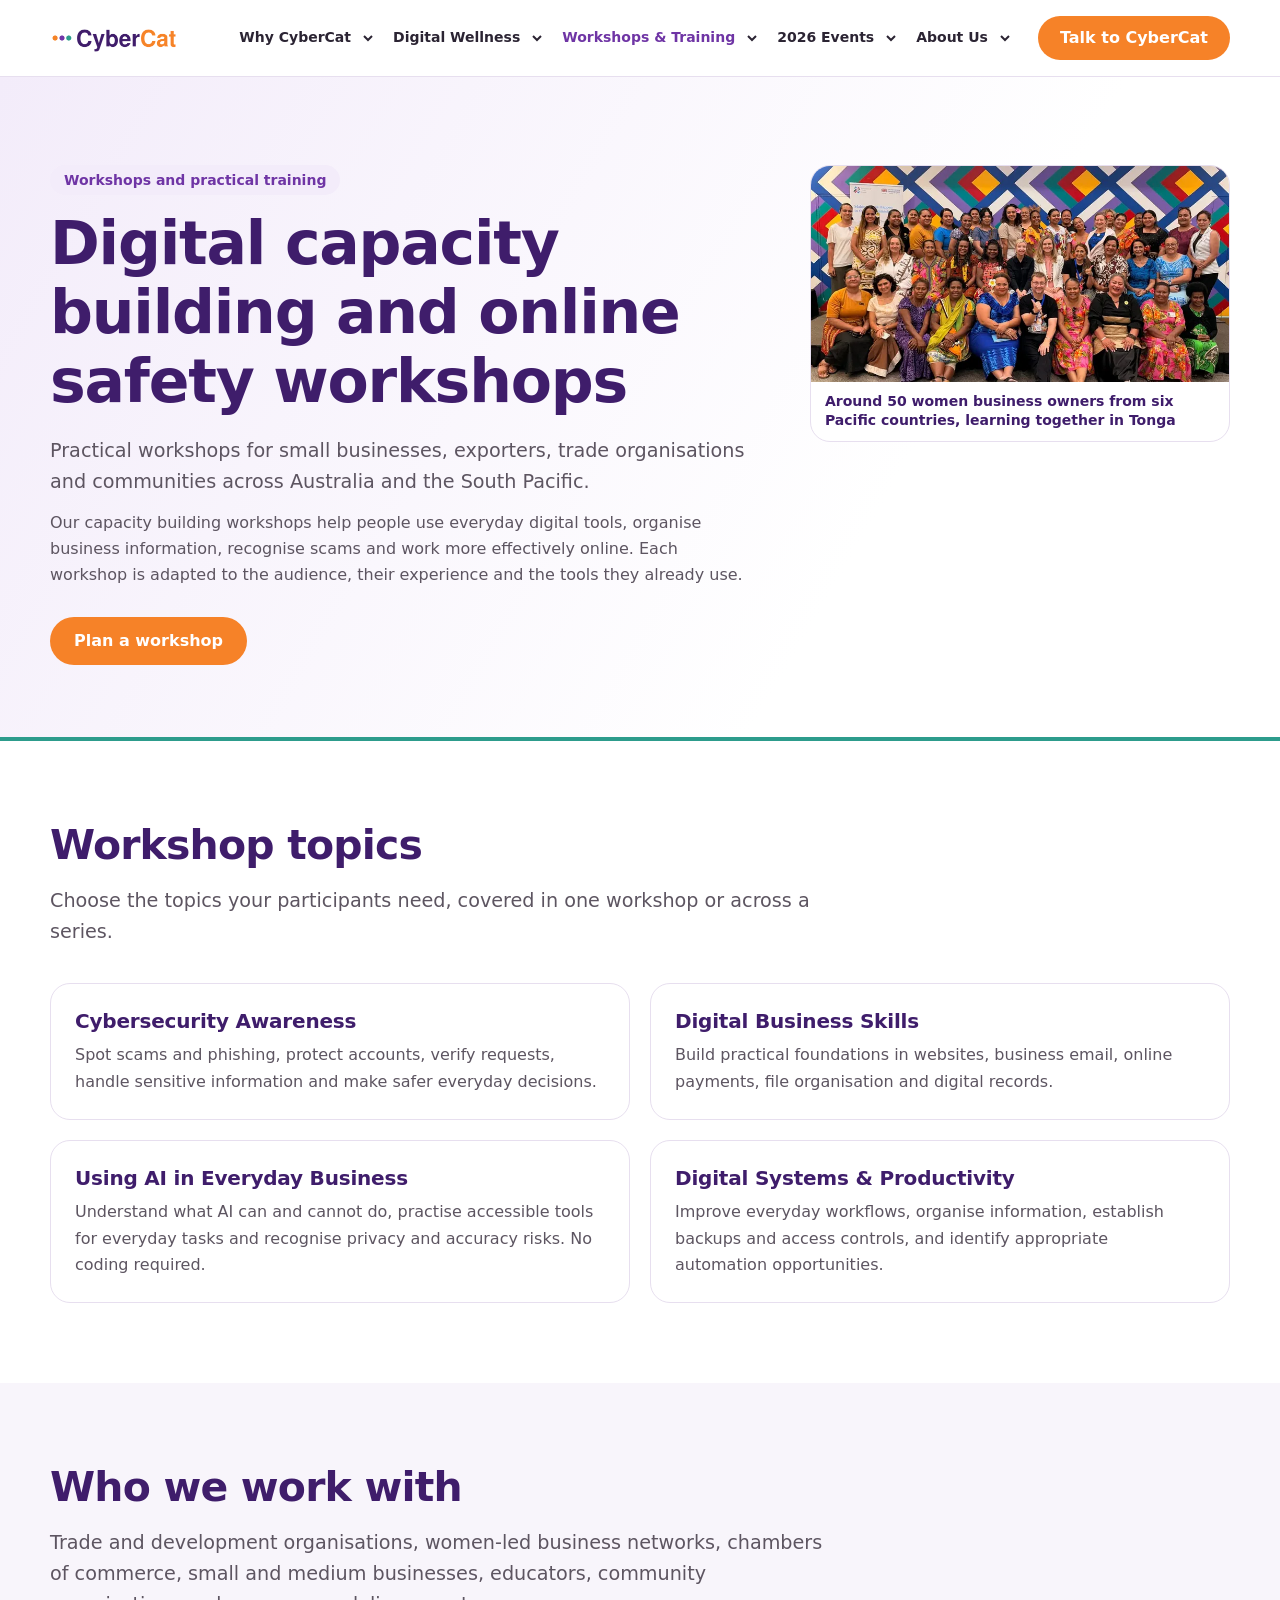
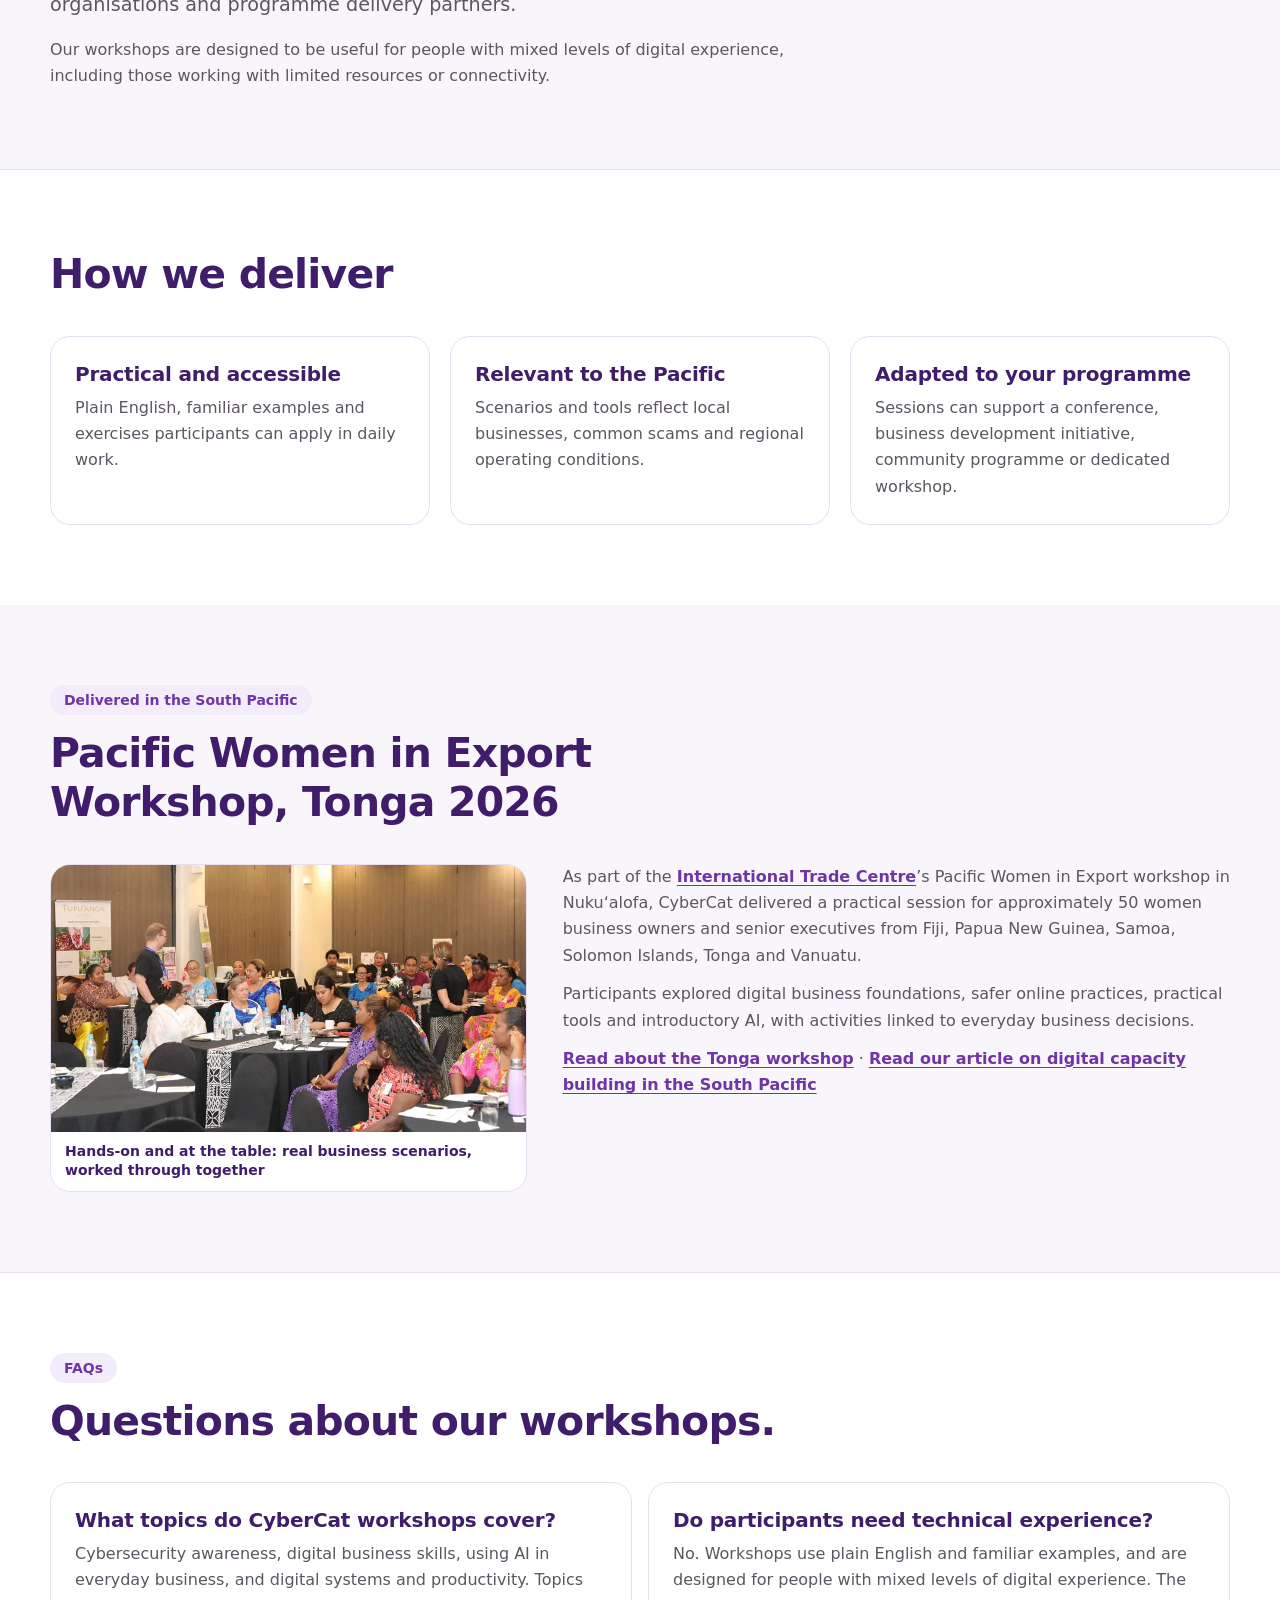
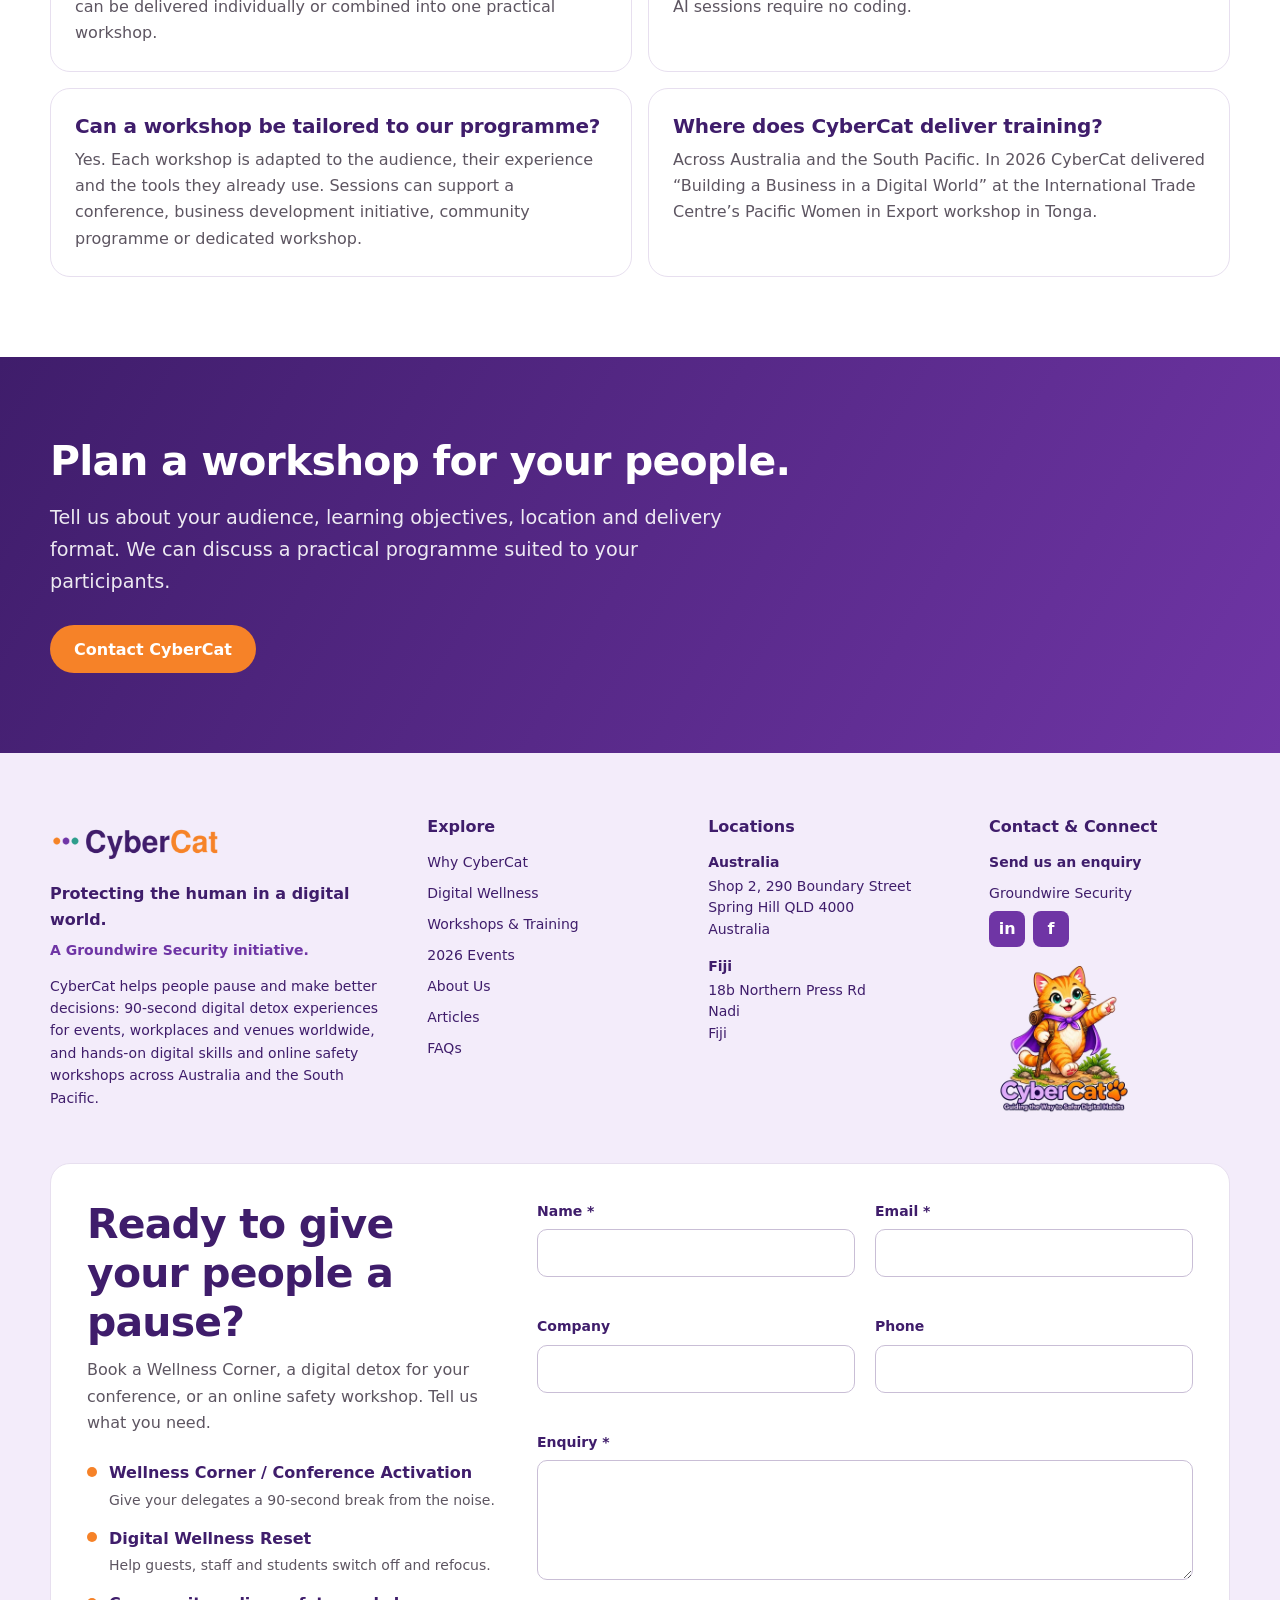
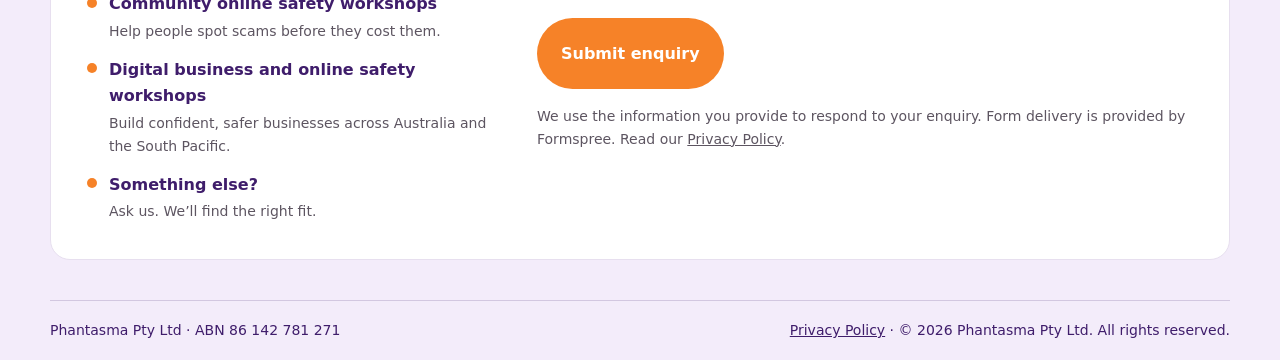
<file: capacity-building-training.html>
<!DOCTYPE html>
<html lang="en-AU">
<head>
<meta charset="utf-8">
<meta name="viewport" content="width=device-width, initial-scale=1">
<title>Capacity Building, Digital Skills &amp; Online Safety | CyberCat</title>
<meta name="description" content="Digital capacity building workshops in digital skills, online safety and practical AI for businesses and communities in Australia and the South Pacific.">
<meta name="robots" content="index, follow, max-image-preview:large">
<link rel="canonical" href="https://cybercat.au/capacity-building-training.html">
<meta property="og:type" content="website">
<meta property="og:site_name" content="CyberCat">
<meta property="og:locale" content="en_AU">
<meta property="og:title" content="Capacity Building, Digital Skills &amp; Online Safety | CyberCat">
<meta property="og:description" content="Digital capacity building workshops in digital skills, online safety and practical AI for businesses and communities in Australia and the South Pacific.">
<meta property="og:url" content="https://cybercat.au/capacity-building-training.html">
<meta property="og:image" content="https://cybercat.au/assets/og-training.jpg">
<meta property="og:image:width" content="1200">
<meta property="og:image:height" content="630">
<meta property="og:image:alt" content="Pacific Women in Export workshop participants in Tonga">
<meta name="twitter:card" content="summary_large_image">
<meta name="twitter:title" content="Capacity Building, Digital Skills &amp; Online Safety | CyberCat">
<meta name="twitter:description" content="Digital capacity building workshops in digital skills, online safety and practical AI for businesses and communities in Australia and the South Pacific.">
<meta name="twitter:image" content="https://cybercat.au/assets/og-training.jpg">
<meta name="theme-color" content="#6F35A5">
<link rel="icon" type="image/png" sizes="32x32" href="assets/favicon-32.png">
<link rel="apple-touch-icon" href="assets/apple-touch-icon.png">
<link rel="preload" as="image" href="assets/img/tonga-group-1200.webp" imagesrcset="assets/img/tonga-group-800.webp 800w, assets/img/tonga-group-1200.webp 1200w" imagesizes="(max-width: 640px) 89vw, (max-width: 980px) 58vw, (max-width: 1180px) 34vw, 418px" fetchpriority="high">
<link rel="stylesheet" href="assets/site.css?v=2026-11-19a">
<script type="application/ld+json">
{
 "@context": "https://schema.org",
 "@graph": [
  {
   "@type": "Organization",
   "@id": "https://cybercat.au/#organization",
   "name": "CyberCat",
   "url": "https://cybercat.au/",
   "logo": "https://cybercat.au/assets/cybercat-logo.webp",
   "email": "hello@cybercat.au",
   "description": "90-second digital detox and wellness experiences for conferences, events, workplaces and venues worldwide, plus hands-on digital skills and online safety workshops across Australia and the South Pacific.",
   "slogan": "Protect the human in a digital world.",
   "areaServed": [
     "Australia",
     "Fiji",
     "Tonga",
     "South Pacific",
     "Worldwide"
    ],
   "address": [
    {
     "@type": "PostalAddress",
     "streetAddress": "Shop 2, 290 Boundary Street",
     "addressLocality": "Spring Hill",
     "addressRegion": "QLD",
     "postalCode": "4000",
     "addressCountry": "AU"
    },
    {
     "@type": "PostalAddress",
     "streetAddress": "18b Northern Press Rd",
     "addressLocality": "Nadi",
     "addressCountry": "FJ"
    }
   ],
   "parentOrganization": {
    "@type": "Organization",
    "name": "Groundwire Security",
    "url": "https://groundwiresecurity.com/",
    "sameAs": [
     "https://www.linkedin.com/company/groundwiresecurity/",
     "https://www.facebook.com/gwsec"
    ]
   },
   "member": [
    {
     "@id": "https://cybercat.au/about.html#sangeeta-devi"
    },
    {
     "@id": "https://cybercat.au/about.html#james-bourne"
    }
   ],
   "knowsAbout": [
    "Online safety",
    "Cybersecurity awareness",
    "Scam awareness",
    "Digital skills",
    "Digital wellbeing",
    "Practical AI for business"
   ]
  },
  {
   "@type": "WebSite",
   "@id": "https://cybercat.au/#website",
   "url": "https://cybercat.au/",
   "name": "CyberCat",
   "inLanguage": "en-AU",
   "publisher": {
    "@id": "https://cybercat.au/#organization"
   }
  },
  {
   "@type": "BreadcrumbList",
   "@id": "https://cybercat.au/capacity-building-training.html#breadcrumb",
   "itemListElement": [
    {
     "@type": "ListItem",
     "position": 1,
     "name": "Home",
     "item": "https://cybercat.au/"
    },
    {
     "@type": "ListItem",
     "position": 2,
     "name": "Workshops & Training",
     "item": "https://cybercat.au/capacity-building-training.html"
    }
   ]
  },
  {
   "@type": "WebPage",
   "@id": "https://cybercat.au/capacity-building-training.html#webpage",
   "url": "https://cybercat.au/capacity-building-training.html",
   "name": "Capacity Building, Digital Skills & Online Safety | CyberCat",
   "description": "Digital capacity building workshops in digital skills, online safety and practical AI for businesses and communities in Australia and the South Pacific.",
   "inLanguage": "en-AU",
   "isPartOf": {
    "@id": "https://cybercat.au/#website"
   },
   "about": {
    "@id": "https://cybercat.au/#organization"
   },
   "breadcrumb": {
    "@id": "https://cybercat.au/capacity-building-training.html#breadcrumb"
   },
   "primaryImageOfPage": "https://cybercat.au/assets/og-training.jpg"
  },
  {
   "@type": "Service",
   "@id": "https://cybercat.au/capacity-building-training.html#service",
   "name": "Digital Capacity Building & Online Safety Workshops",
   "serviceType": "Digital skills and cybersecurity awareness training",
   "provider": {
    "@id": "https://cybercat.au/#organization"
   },
   "areaServed": [
    "Australia",
    "South Pacific"
   ],
   "description": "Digital capacity building workshops in digital skills, online safety and practical AI for businesses and communities in Australia and the South Pacific.",
   "audience": {
    "@type": "BusinessAudience",
    "audienceType": "Small businesses, exporters, trade and development organisations, women-led business networks and community organisations"
   },
   "hasOfferCatalog": {
    "@type": "OfferCatalog",
    "name": "Workshop topics",
    "itemListElement": [
     {
      "@type": "Offer",
      "itemOffered": {
       "@type": "Service",
       "name": "Cybersecurity Awareness"
      }
     },
     {
      "@type": "Offer",
      "itemOffered": {
       "@type": "Service",
       "name": "Digital Business Skills"
      }
     },
     {
      "@type": "Offer",
      "itemOffered": {
       "@type": "Service",
       "name": "Using AI in Everyday Business"
      }
     },
     {
      "@type": "Offer",
      "itemOffered": {
       "@type": "Service",
       "name": "Digital Systems & Productivity"
      }
     }
    ]
   }
  },
  {
   "@type": "FAQPage",
   "@id": "https://cybercat.au/capacity-building-training.html#faq",
   "mainEntity": [
    {
     "@type": "Question",
     "name": "What topics do CyberCat workshops cover?",
     "acceptedAnswer": {
      "@type": "Answer",
      "text": "Cybersecurity awareness, digital business skills, using AI in everyday business, and digital systems and productivity. Topics can be delivered individually or combined into one practical workshop."
     }
    },
    {
     "@type": "Question",
     "name": "Do participants need technical experience?",
     "acceptedAnswer": {
      "@type": "Answer",
      "text": "No. Workshops use plain English and familiar examples, and are designed for people with mixed levels of digital experience. The AI sessions require no coding."
     }
    },
    {
     "@type": "Question",
     "name": "Can a workshop be tailored to our programme?",
     "acceptedAnswer": {
      "@type": "Answer",
      "text": "Yes. Each workshop is adapted to the audience, their experience and the tools they already use. Sessions can support a conference, business development initiative, community programme or dedicated workshop."
     }
    },
    {
     "@type": "Question",
     "name": "Where does CyberCat deliver training?",
     "acceptedAnswer": {
      "@type": "Answer",
      "text": "Across Australia and the South Pacific. In 2026 CyberCat delivered “Building a Business in a Digital World” at the International Trade Centre’s Pacific Women in Export workshop in Tonga."
     }
    }
   ]
  }
 ]
}
</script>
</head>
<body>
<a class="skip-link" href="#main">Skip to content</a>
<header class="nav"><div class="wrap nav-inner"><a class="brand" href="index.html" aria-label="CyberCat home"><img decoding="async" width="600" height="142" src="assets/cybercat-logo.webp" alt="CyberCat"></a><nav class="nav-links" id="site-menu" aria-label="Main navigation"><div class="nav-item"><a class="nav-link" href="index.html">Why CyberCat</a><button class="nav-sub-toggle" type="button" aria-expanded="false" aria-controls="sub-0" aria-label="Show Why CyberCat sections"><svg aria-hidden="true" viewBox="0 0 12 12" fill="none" stroke="currentColor" stroke-width="2"><path d="m2 4 4 4 4-4"/></svg></button><div class="nav-submenu" id="sub-0"><a href="index.html#how">What We Do</a><a href="index.html#mission">Our Mission</a><a href="index.html#why">Why CyberCat</a><a href="index.html#paws">The PAWS Method</a><a href="index.html#covers">What We Cover</a><a href="index.html#audience">Who It’s For</a><a href="index.html#faq">FAQs</a></div></div><div class="nav-item"><a class="nav-link" href="digital-experiences.html">Digital Wellness</a><button class="nav-sub-toggle" type="button" aria-expanded="false" aria-controls="sub-1" aria-label="Show Digital Wellness sections"><svg aria-hidden="true" viewBox="0 0 12 12" fill="none" stroke="currentColor" stroke-width="2"><path d="m2 4 4 4 4-4"/></svg></button><div class="nav-submenu" id="sub-1"><a href="digital-experiences.html#experiences">Our Experiences</a><a href="digital-experiences.html#reset">90-Second Reset</a><a href="digital-experiences.html#participant-stories">Participant Stories</a><a href="digital-experiences.html#professional-perspective">Professional Perspective</a><a href="digital-experiences.html#faq">FAQs</a></div></div><div class="nav-item"><a class="nav-link" href="capacity-building-training.html" aria-current="page">Workshops &amp; Training</a><button class="nav-sub-toggle" type="button" aria-expanded="false" aria-controls="sub-2" aria-label="Show Workshops & Training sections"><svg aria-hidden="true" viewBox="0 0 12 12" fill="none" stroke="currentColor" stroke-width="2"><path d="m2 4 4 4 4-4"/></svg></button><div class="nav-submenu" id="sub-2"><a href="capacity-building-training.html#programmes">Workshop Topics</a><a href="capacity-building-training.html#audiences">Who We Work With</a><a href="capacity-building-training.html#approach">How We Deliver</a><a href="capacity-building-training.html#tonga-case-study">Tonga Workshop</a><a href="capacity-building-training.html#faq">FAQs</a></div></div><div class="nav-item"><a class="nav-link" href="events.html">2026 Events</a><button class="nav-sub-toggle" type="button" aria-expanded="false" aria-controls="sub-3" aria-label="Show 2026 Events sections"><svg aria-hidden="true" viewBox="0 0 12 12" fill="none" stroke="currentColor" stroke-width="2"><path d="m2 4 4 4 4-4"/></svg></button><div class="nav-submenu" id="sub-3"><a href="events.html#tonga">Tonga</a><a href="events.html#openssl">OpenSSL Prague</a><a href="events.html#cidesco">CIDESCO Fiji</a></div></div><div class="nav-item"><a class="nav-link" href="about.html">About Us</a><button class="nav-sub-toggle" type="button" aria-expanded="false" aria-controls="sub-4" aria-label="Show About Us sections"><svg aria-hidden="true" viewBox="0 0 12 12" fill="none" stroke="currentColor" stroke-width="2"><path d="m2 4 4 4 4-4"/></svg></button><div class="nav-submenu" id="sub-4"><a href="about.html#team">Meet the Team</a><a href="about.html#community">Community</a><a href="about.html#media">In the Media</a><a href="articles.html">Articles</a><a href="about.html#security-community">Security Community</a><a href="about.html#contact">Contact</a></div></div></nav><button class="menu-toggle" type="button" aria-controls="site-menu" aria-expanded="false">Menu</button><a class="btn btn-primary nav-cta" href="#contact-form">Talk to CyberCat</a></div></header>
<main id="main">
<section class="page-hero">
<div class="wrap"><div class="hero-split hero-split-narrow"><div>
<span class="kicker">Workshops and practical training</span>
<h1>Digital capacity building and online safety workshops</h1>
<p class="lead">Practical workshops for small businesses, exporters, trade organisations and communities across Australia and the South Pacific.</p>
<div class="prose"><p>Our capacity building workshops help people use everyday digital tools, organise business information, recognise scams and work more effectively online. Each workshop is adapted to the audience, their experience and the tools they already use.</p></div>
<div class="btn-row"><a class="btn btn-primary" href="#contact-form">Plan a workshop</a></div>
</div><figure class="hero-photo"><img fetchpriority="high" alt="Pacific Women in Export workshop participants in Tonga, November 2026" decoding="async" src="assets/img/tonga-group-1200.webp" srcset="assets/img/tonga-group-800.webp 800w, assets/img/tonga-group-1200.webp 1200w" sizes="(max-width: 640px) 89vw, (max-width: 980px) 58vw, (max-width: 1180px) 34vw, 418px" width="1200" height="620"><figcaption>Around 50 women business owners from six Pacific countries, learning together in Tonga</figcaption></figure></div></div>
</section>
<section class="section" id="programmes">
<div class="wrap">
<div class="section-head">
<h2>Workshop topics</h2>
<p class="lead">Choose the topics your participants need, covered in one workshop or across a series.</p>
</div>
<div class="grid grid-2">
<article class="card"><div class="card-body"><h3>Cybersecurity Awareness</h3><p>Spot scams and phishing, protect accounts, verify requests, handle sensitive information and make safer everyday decisions.</p></div></article>
<article class="card"><div class="card-body"><h3>Digital Business Skills</h3><p>Build practical foundations in websites, business email, online payments, file organisation and digital records.</p></div></article>
<article class="card"><div class="card-body"><h3>Using AI in Everyday Business</h3><p>Understand what AI can and cannot do, practise accessible tools for everyday tasks and recognise privacy and accuracy risks. No coding required.</p></div></article>
<article class="card"><div class="card-body"><h3>Digital Systems &amp; Productivity</h3><p>Improve everyday workflows, organise information, establish backups and access controls, and identify appropriate automation opportunities.</p></div></article>
</div>
</div>
</section>
<section class="section section-tint" id="audiences">
<div class="wrap">
<div class="section-head">
<h2>Who we work with</h2>
<p class="lead">Trade and development organisations, women-led business networks, chambers of commerce, small and medium businesses, educators, community organisations and programme delivery partners.</p>
<p>Our workshops are designed to be useful for people with mixed levels of digital experience, including those working with limited resources or connectivity.</p>
</div>
</div>
</section>
<section class="section" id="approach">
<div class="wrap">
<div class="section-head">
<h2>How we deliver</h2>
</div>
<div class="grid grid-3">
<article class="card"><div class="card-body"><h3>Practical and accessible</h3><p>Plain English, familiar examples and exercises participants can apply in daily work.</p></div></article>
<article class="card"><div class="card-body"><h3>Relevant to the Pacific</h3><p>Scenarios and tools reflect local businesses, common scams and regional operating conditions.</p></div></article>
<article class="card"><div class="card-body"><h3>Adapted to your programme</h3><p>Sessions can support a conference, business development initiative, community programme or dedicated workshop.</p></div></article>
</div>
</div>
</section>
<section class="section section-tint" id="tonga-case-study">
<div class="wrap">
<div class="section-head">
<span class="kicker">Delivered in the South Pacific</span>
<h2>Pacific Women in Export Workshop, Tonga 2026</h2>
</div>
<div class="case">
<figure class="case-photo"><img alt="James Bourne and Sangeeta Devi facilitating a workshop for Pacific women business owners in Tonga" decoding="async" loading="lazy" src="assets/img/tonga-workshop-1200.webp" srcset="assets/img/tonga-workshop-800.webp 800w, assets/img/tonga-workshop-1200.webp 1200w" sizes="(max-width: 640px) 89vw, (max-width: 980px) 94vw, (max-width: 1180px) 38vw, 475px" width="1200" height="674"><figcaption>Hands-on and at the table: real business scenarios, worked through together</figcaption></figure>
<div class="prose">
<p>As part of the <a class="text-link" href="https://www.intracen.org/" target="_blank" rel="noopener">International Trade Centre</a>’s Pacific Women in Export workshop in Nukuʻalofa, CyberCat delivered a practical session for approximately 50 women business owners and senior executives from Fiji, Papua New Guinea, Samoa, Solomon Islands, Tonga and Vanuatu.</p>
<p>Participants explored digital business foundations, safer online practices, practical tools and introductory AI, with activities linked to everyday business decisions.</p>
<p><a class="text-link" href="events.html#tonga">Read about the Tonga workshop</a> · <a class="text-link" href="article-digital-capacity-building-south-pacific.html">Read our article on digital capacity building in the South Pacific</a></p>
</div>
</div>
</div>
</section>
<section class="section" id="faq">
<div class="wrap">
<div class="section-head">
<span class="kicker">FAQs</span>
<h2>Questions about our workshops.</h2>
</div>
<div class="faq-list">
<article class="faq-item"><h3>What topics do CyberCat workshops cover?</h3><p>Cybersecurity awareness, digital business skills, using AI in everyday business, and digital systems and productivity. Topics can be delivered individually or combined into one practical workshop.</p></article>
<article class="faq-item"><h3>Do participants need technical experience?</h3><p>No. Workshops use plain English and familiar examples, and are designed for people with mixed levels of digital experience. The AI sessions require no coding.</p></article>
<article class="faq-item"><h3>Can a workshop be tailored to our programme?</h3><p>Yes. Each workshop is adapted to the audience, their experience and the tools they already use. Sessions can support a conference, business development initiative, community programme or dedicated workshop.</p></article>
<article class="faq-item"><h3>Where does CyberCat deliver training?</h3><p>Across Australia and the South Pacific. In 2026 CyberCat delivered “Building a Business in a Digital World” at the International Trade Centre’s Pacific Women in Export workshop in Tonga.</p></article>
</div>
</div>
</section>
<section class="cta-band" id="enquire">
<div class="wrap">
<h2>Plan a workshop for your people.</h2>
<p>Tell us about your audience, learning objectives, location and delivery format. We can discuss a practical programme suited to your participants.</p>
<div class="btn-row"><a class="btn btn-primary" href="#contact-form">Contact CyberCat</a></div>
</div>
</section>
</main>
<footer class="site-footer">
<div class="wrap">
<div class="footer-grid">
<div>
<img width="600" height="142" class="footer-logo" src="assets/cybercat-logo.webp" alt="CyberCat" loading="lazy" decoding="async">
<p class="footer-tagline">Protecting the human in a digital world.</p>
<p class="footer-origin">A Groundwire Security initiative.</p>
<p class="footer-description">CyberCat helps people pause and make better decisions: 90-second digital detox experiences for events, workplaces and venues worldwide, and hands-on digital skills and online safety workshops across Australia and the South Pacific.</p>
</div>
<nav aria-label="Footer navigation">
<h2 class="footer-title">Explore</h2>
<div class="footer-links">
<a href="index.html">Why CyberCat</a>
<a href="digital-experiences.html">Digital Wellness</a>
<a href="capacity-building-training.html">Workshops &amp; Training</a>
<a href="events.html">2026 Events</a>
<a href="about.html">About Us</a>
<a href="articles.html">Articles</a>
<a href="index.html#faq">FAQs</a>
</div>
</nav>
<div>
<h2 class="footer-title">Locations</h2>
<p class="footer-label">Australia</p>
<address class="footer-address">Shop 2, 290 Boundary Street<br>Spring Hill QLD 4000<br>Australia</address>
<p class="footer-label">Fiji</p>
<address class="footer-address">18b Northern Press Rd<br>Nadi<br>Fiji</address>
</div>
<div>
<h2 class="footer-title">Contact &amp; Connect</h2>
<div class="footer-links">
<a class="footer-email" href="#contact-form">Send us an enquiry</a>
<a href="https://groundwiresecurity.com/" target="_blank" rel="noopener">Groundwire Security</a>
</div>
<div class="footer-socials">
<a href="https://www.linkedin.com/company/groundwiresecurity/" target="_blank" rel="noopener" title="Groundwire Security on LinkedIn"><span aria-hidden="true">in</span><span class="sr-only">Groundwire Security on LinkedIn</span></a>
<a href="https://www.facebook.com/gwsec" target="_blank" rel="noopener" title="Groundwire Security on Facebook"><span aria-hidden="true">f</span><span class="sr-only">Groundwire Security on Facebook</span></a>
</div>
<img width="320" height="320" class="footer-mascot" src="assets/cybercat-mascot.webp" alt="CyberCat mascot with the words Guiding the Way to Safer Digital Habits" loading="lazy" decoding="async">
</div>
</div>

<section class="enquiry" id="contact-form" aria-labelledby="enquiry-title">
<div class="enquiry-intro">
<h2 id="enquiry-title">Ready to give your people a pause?</h2>
<p>Book a Wellness Corner, a digital detox for your conference, or an online safety workshop. Tell us what you need.</p>
<ul class="help-list">
<li><strong>Wellness Corner / Conference Activation</strong><span>Give your delegates a 90-second break from the noise.</span></li>
<li><strong>Digital Wellness Reset</strong><span>Help guests, staff and students switch off and refocus.</span></li>
<li><strong>Community online safety workshops</strong><span>Help people spot scams before they cost them.</span></li>
<li><strong>Digital business and online safety workshops</strong><span>Build confident, safer businesses across Australia and the South Pacific.</span></li>
<li><strong>Something else?</strong><span>Ask us. We’ll find the right fit.</span></li>
</ul>
</div>
<form class="enquiry-form" action="https://formspree.io/f/xaeooene" method="POST">
<input type="hidden" name="_subject" value="New CyberCat website enquiry">
<input class="honey" type="text" name="_gotcha" tabindex="-1" autocomplete="off" aria-hidden="true">
<div class="field"><label for="enq-name">Name *</label><input id="enq-name" name="name" type="text" autocomplete="name" maxlength="120" required></div>
<div class="field"><label for="enq-email">Email *</label><input id="enq-email" name="email" type="email" autocomplete="email" maxlength="200" required></div>
<div class="field"><label for="enq-company">Company</label><input id="enq-company" name="company" type="text" autocomplete="organization" maxlength="160"></div>
<div class="field"><label for="enq-phone">Phone</label><input id="enq-phone" name="phone" type="tel" autocomplete="tel" maxlength="40"></div>
<div class="field field-wide"><label for="enq-message">Enquiry *</label><textarea id="enq-message" name="enquiry" rows="4" maxlength="5000" required></textarea></div>
<button class="btn btn-primary" type="submit">Submit enquiry</button>
<p class="form-note">We use the information you provide to respond to your enquiry. Form delivery is provided by Formspree. Read our <a href="privacy.html">Privacy Policy</a>.</p>
</form>
</section>

<div class="footer-bottom"><span>Phantasma Pty Ltd · ABN 86 142 781 271</span><span><a href="privacy.html">Privacy Policy</a> · © 2026 Phantasma Pty Ltd. All rights reserved.</span></div>
</div>
</footer>
<script src="assets/site.js?v=2026-11-18a" defer></script></body>
</html>
</file>
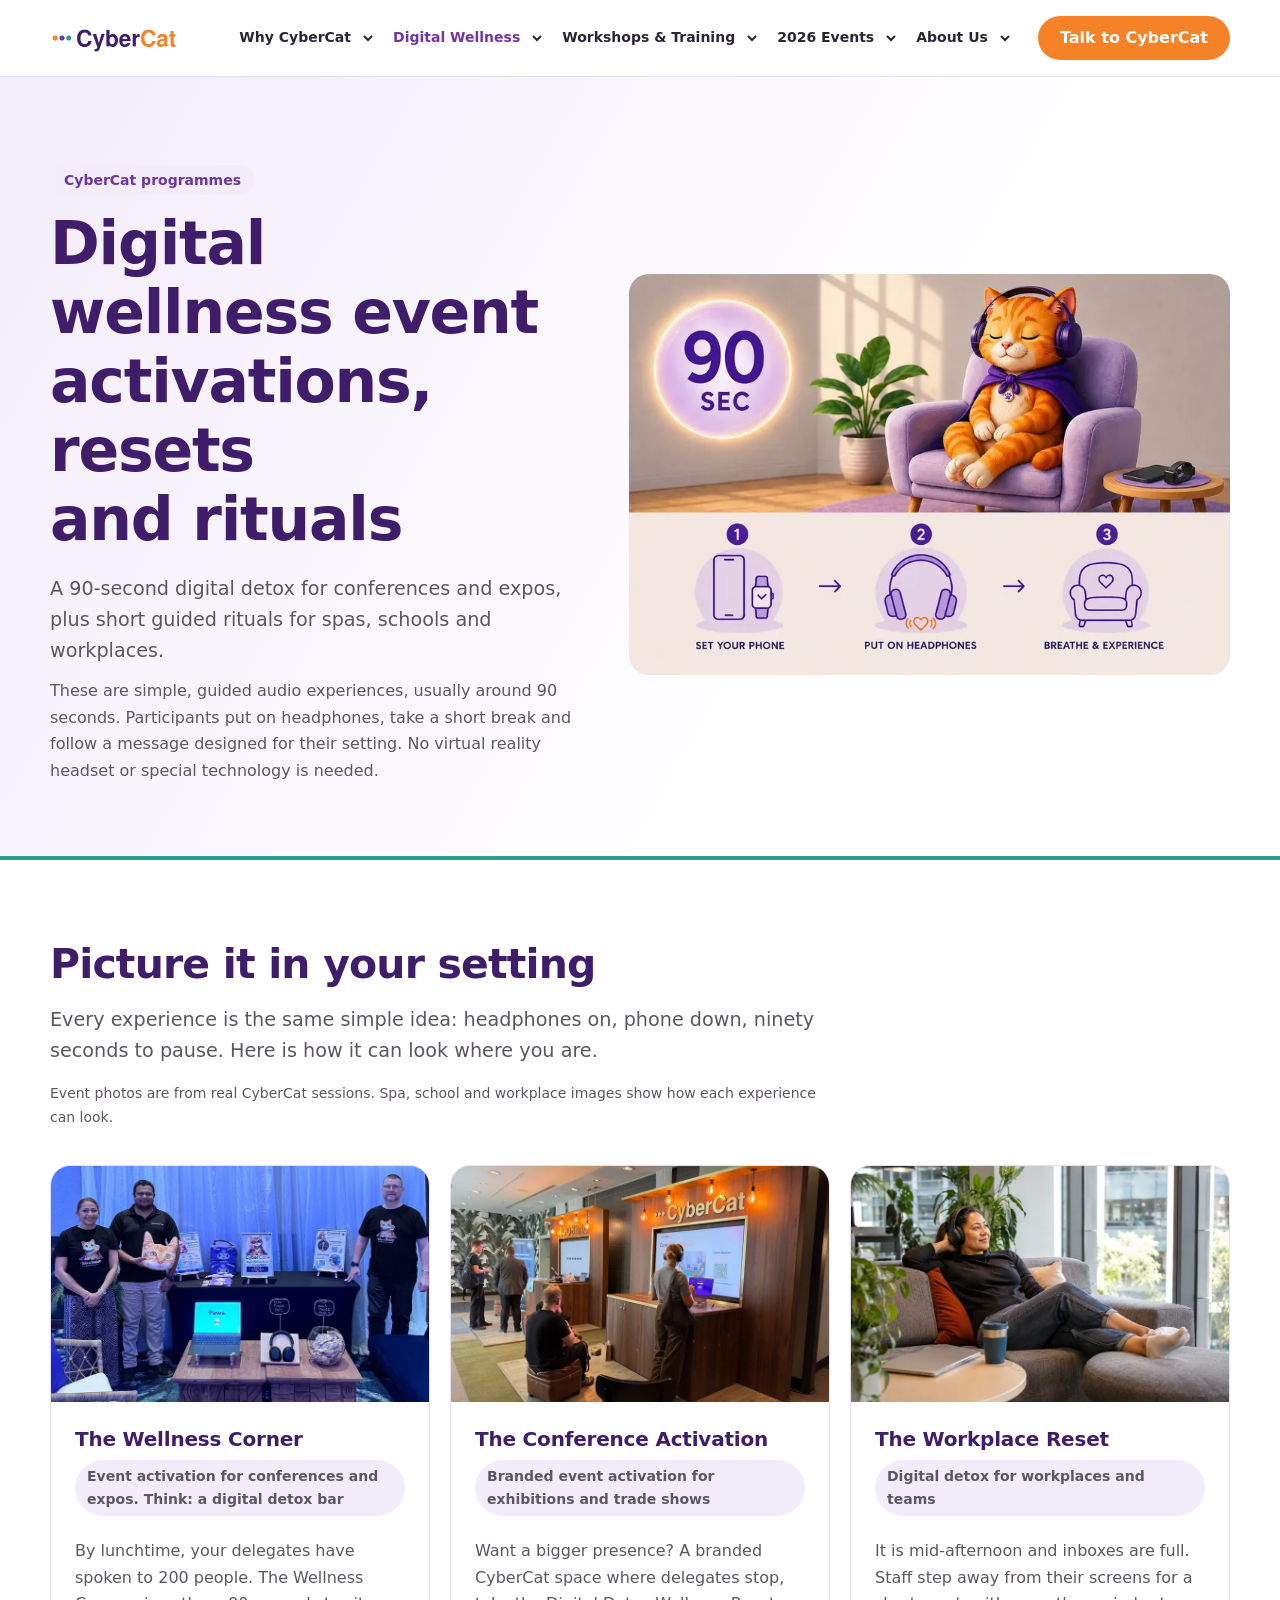
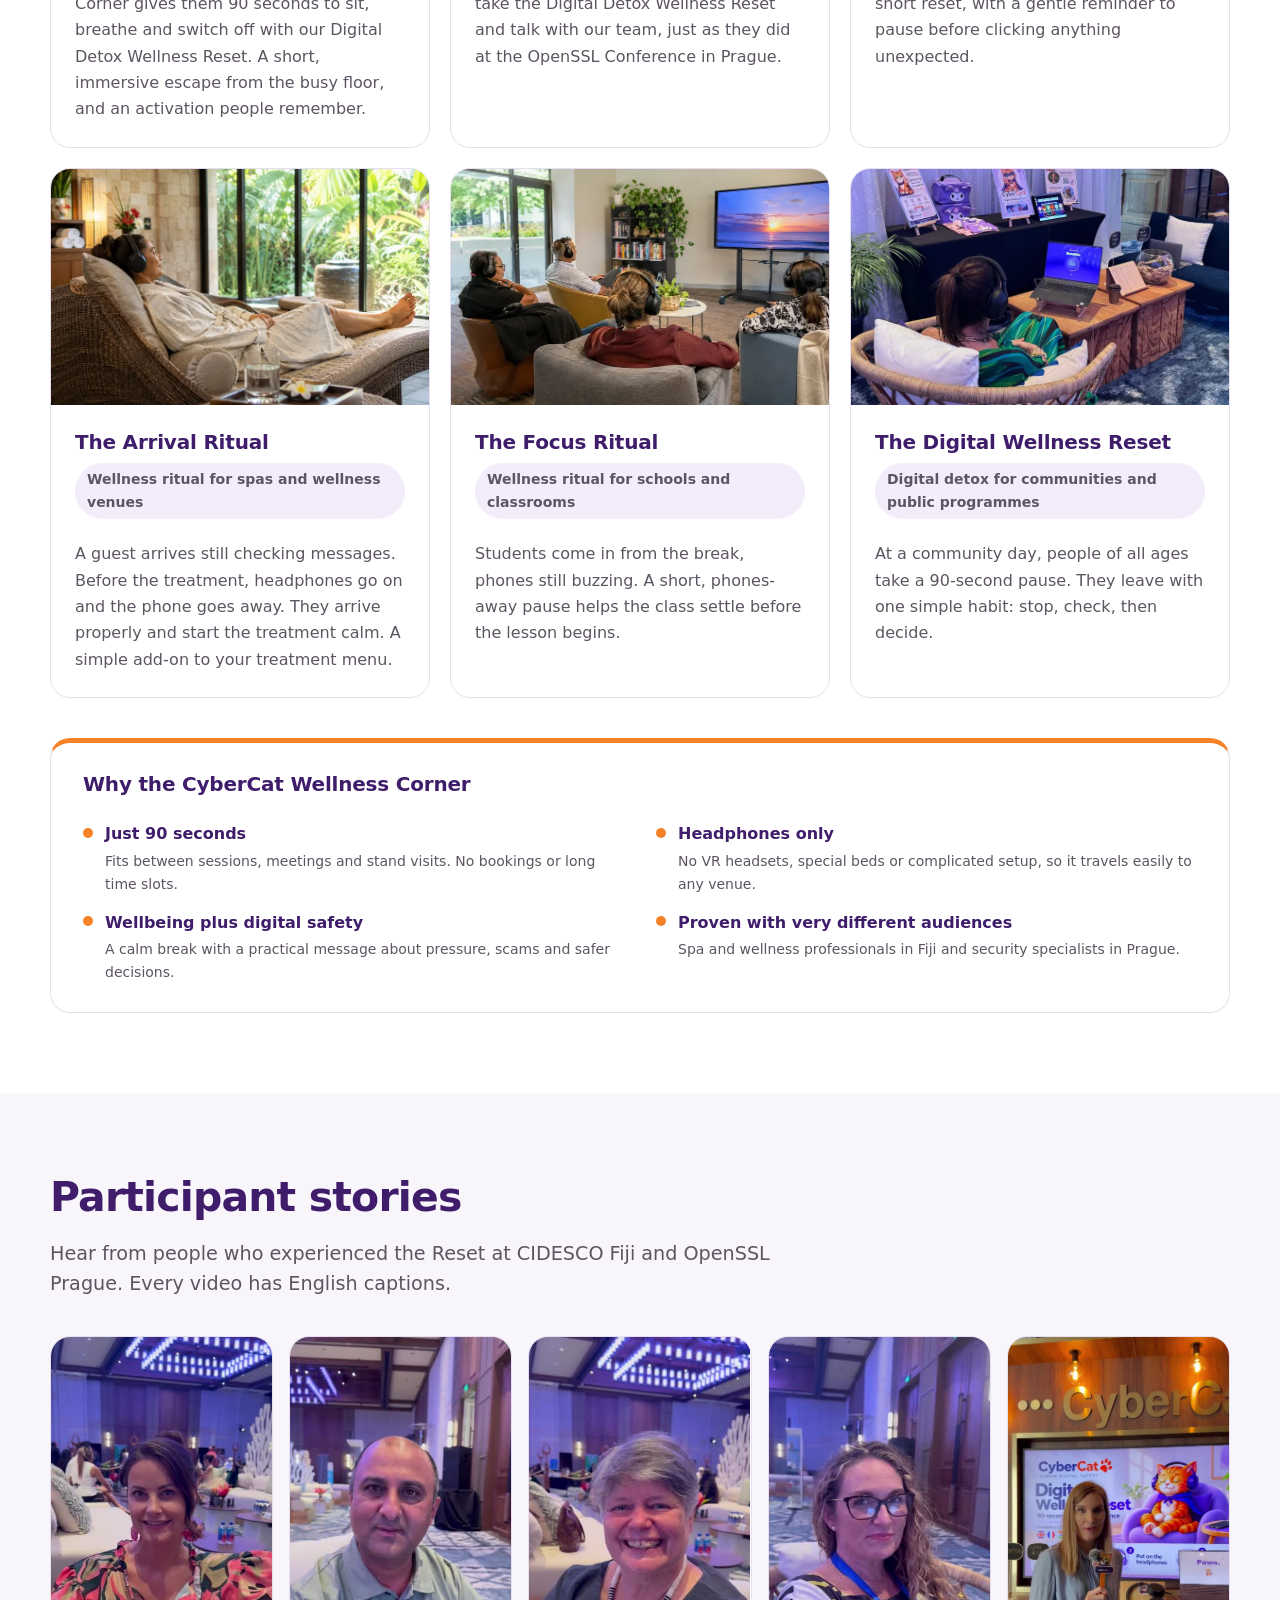
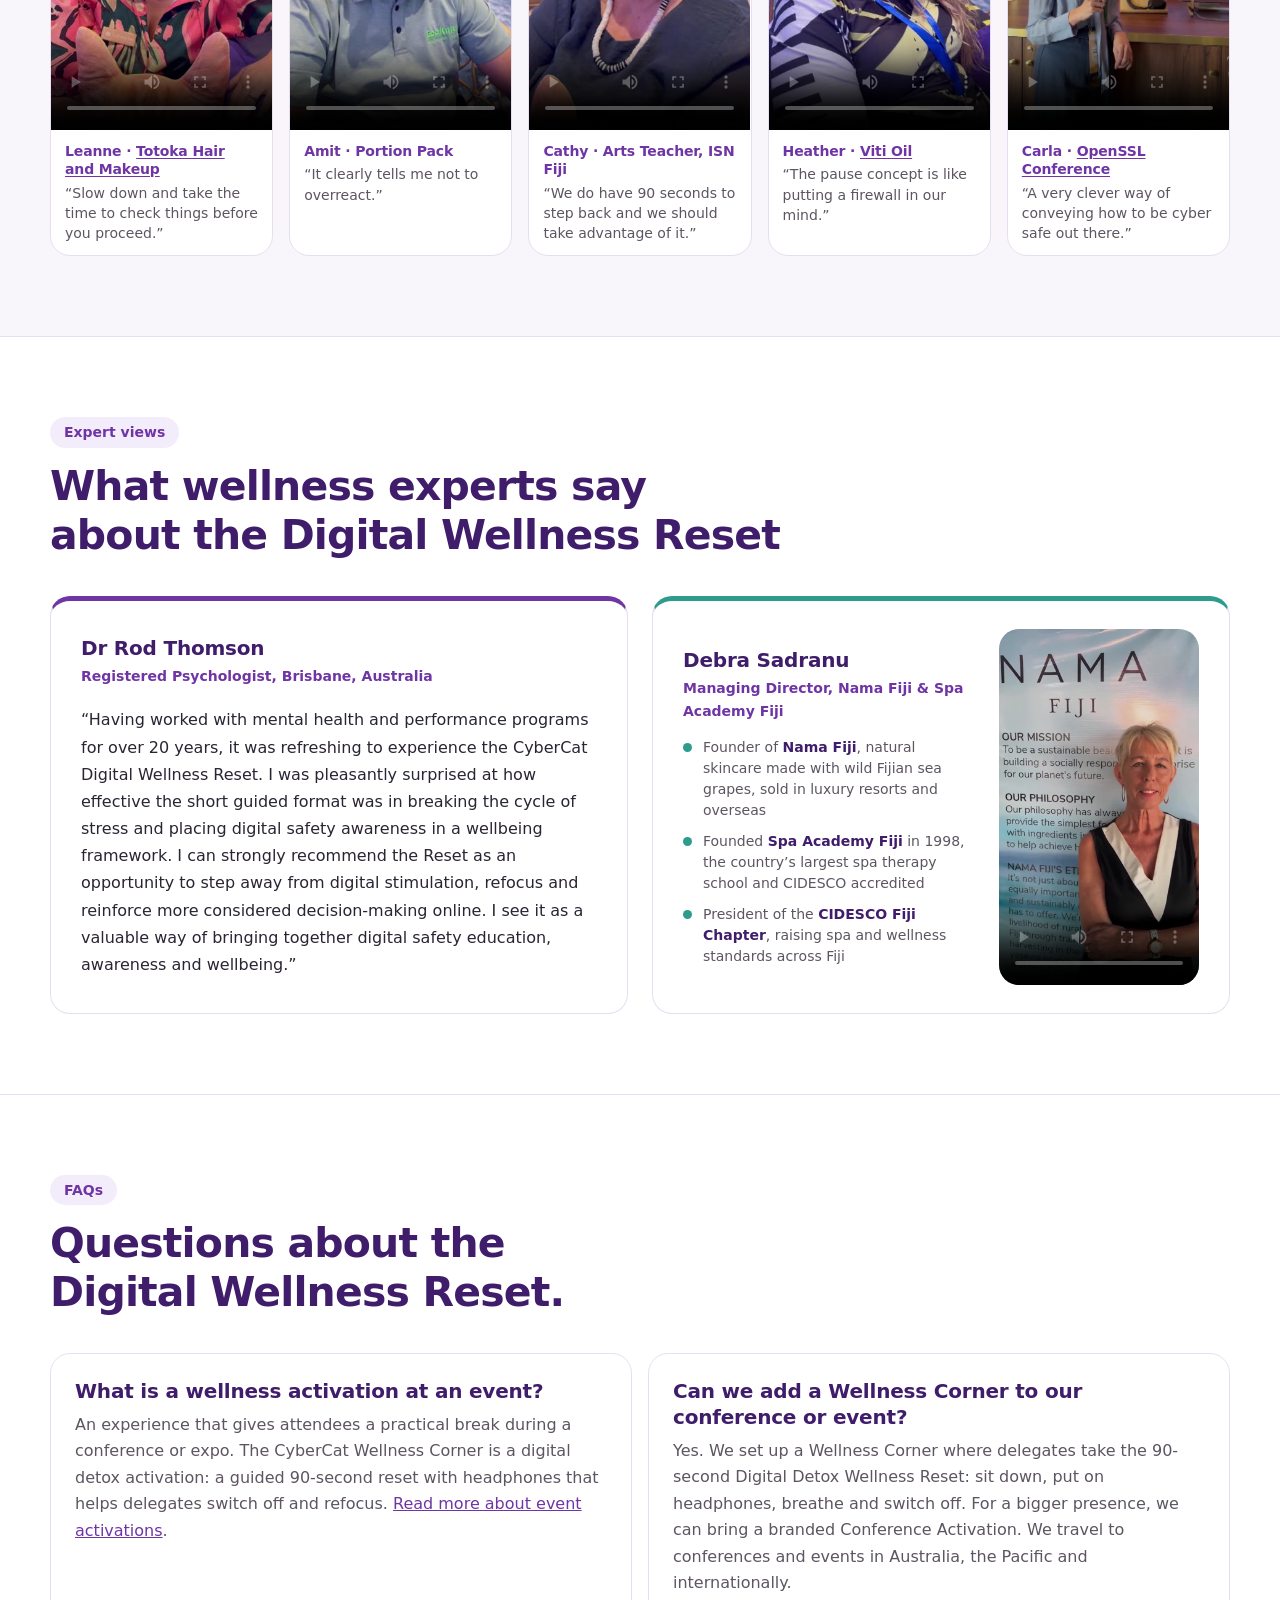
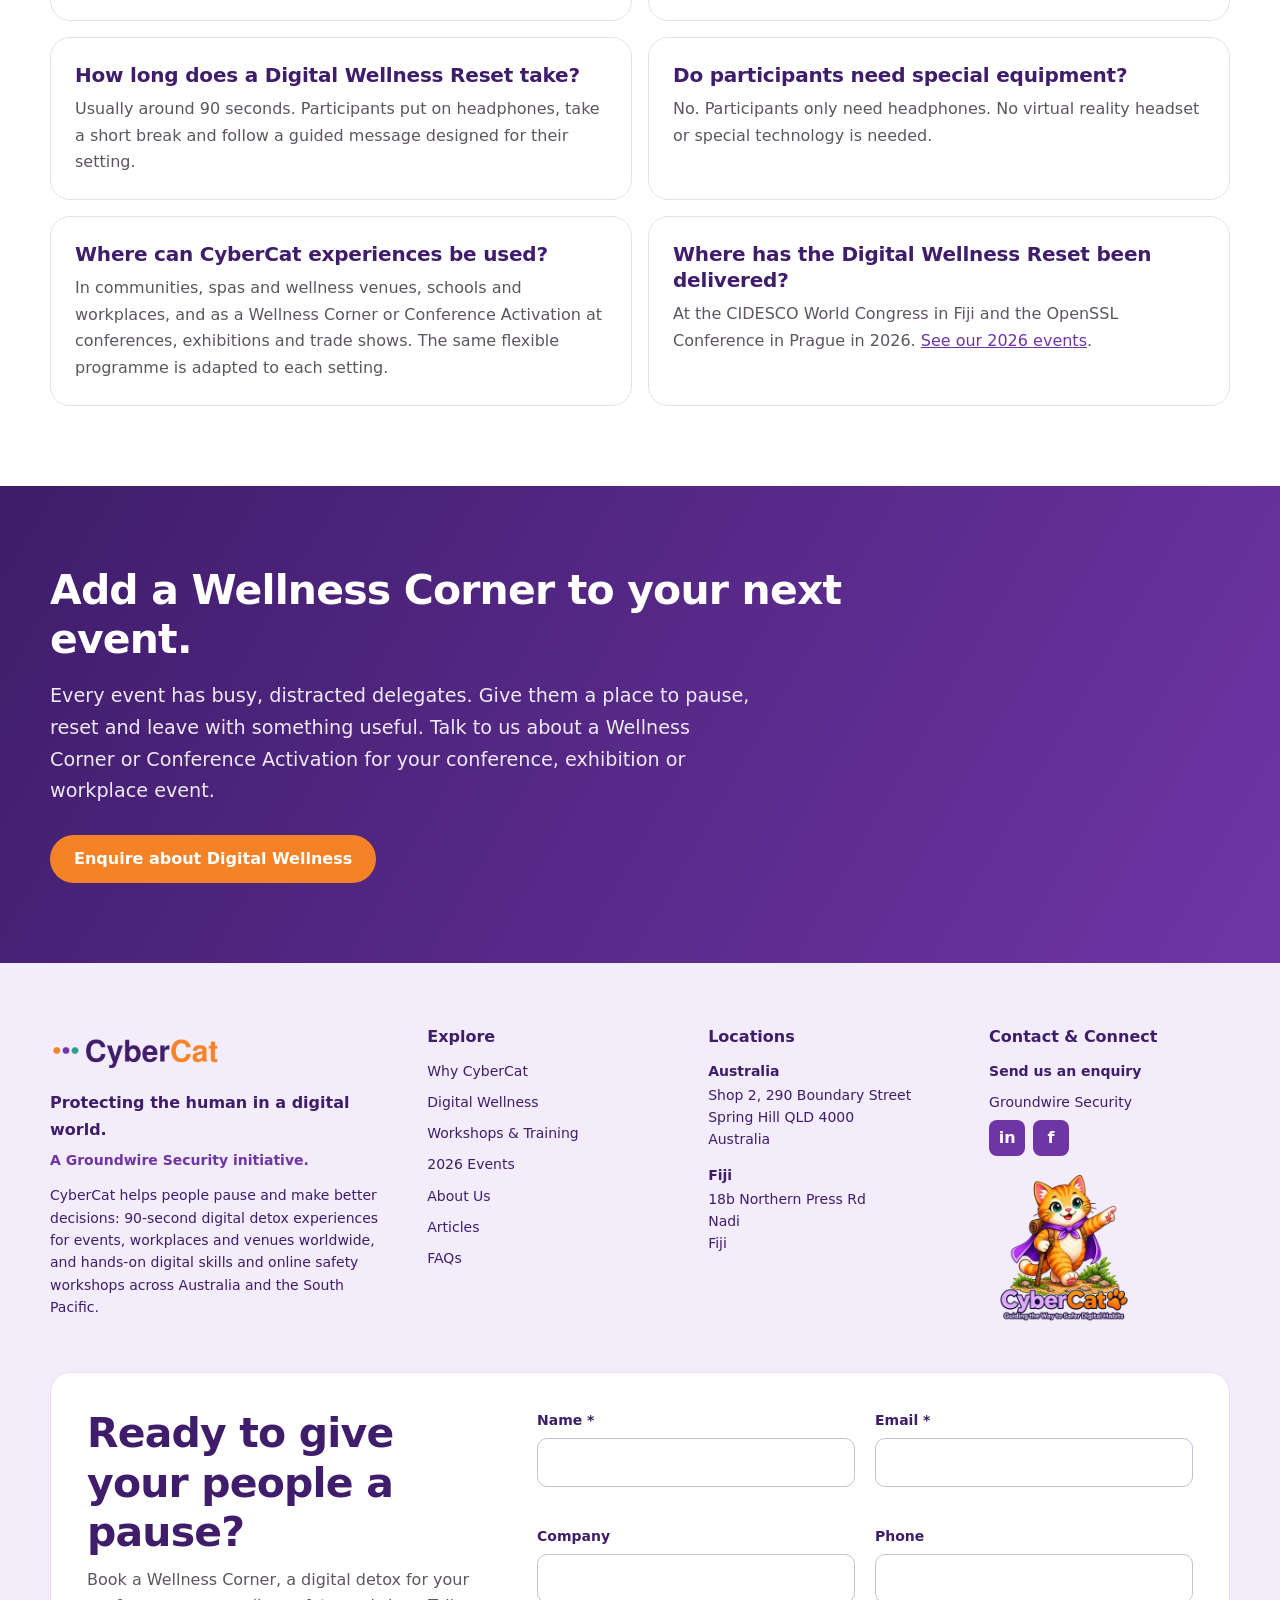
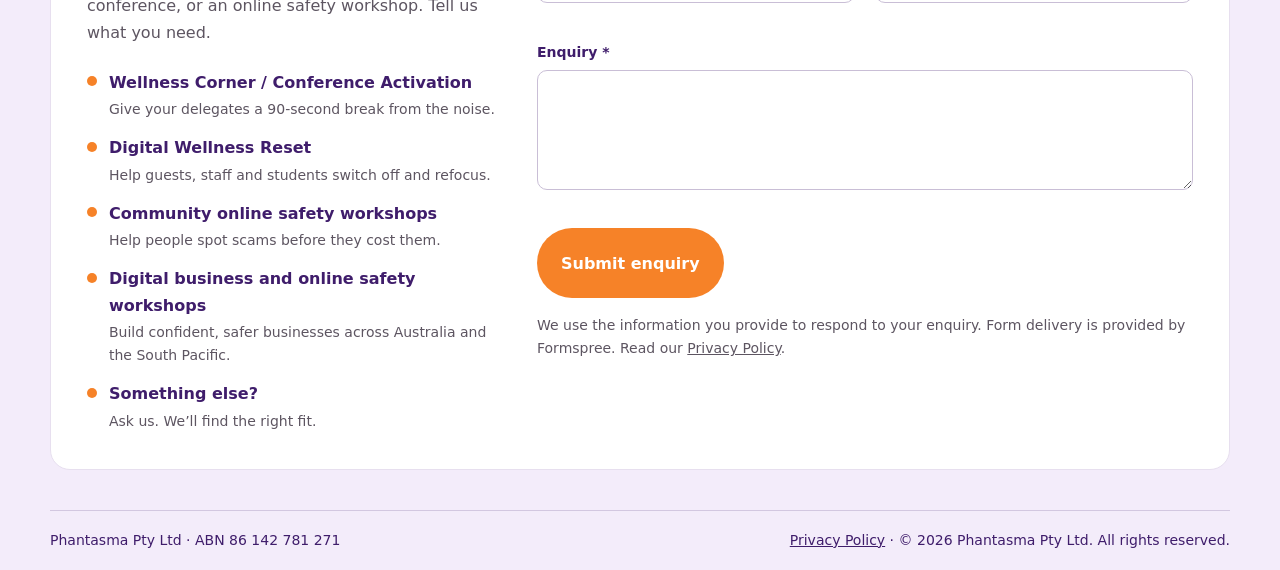
<file: digital-experiences.html>
<!DOCTYPE html>
<html lang="en-AU">
<head>
<meta charset="utf-8">
<meta name="viewport" content="width=device-width, initial-scale=1">
<title>Event Activations, Digital Detox &amp; Rituals | CyberCat</title>
<meta name="description" content="Event activations for conferences and expos: a 90-second digital detox Wellness Corner. Plus short guided wellness rituals for spas, schools and workplaces.">
<meta name="robots" content="index, follow, max-image-preview:large">
<link rel="canonical" href="https://cybercat.au/digital-experiences.html">
<meta property="og:type" content="website">
<meta property="og:site_name" content="CyberCat">
<meta property="og:locale" content="en_AU">
<meta property="og:title" content="Event Activations, Digital Detox &amp; Rituals | CyberCat">
<meta property="og:description" content="Event activations for conferences and expos: a 90-second digital detox Wellness Corner. Plus short guided wellness rituals for spas, schools and workplaces.">
<meta property="og:url" content="https://cybercat.au/digital-experiences.html">
<meta property="og:image" content="https://cybercat.au/assets/og-digital-wellness.jpg">
<meta property="og:image:width" content="1200">
<meta property="og:image:height" content="630">
<meta property="og:image:alt" content="CyberCat 90-Second Digital Wellness Reset illustration">
<meta name="twitter:card" content="summary_large_image">
<meta name="twitter:title" content="Event Activations, Digital Detox &amp; Rituals | CyberCat">
<meta name="twitter:description" content="Event activations for conferences and expos: a 90-second digital detox Wellness Corner. Plus short guided wellness rituals for spas, schools and workplaces.">
<meta name="twitter:image" content="https://cybercat.au/assets/og-digital-wellness.jpg">
<meta name="theme-color" content="#6F35A5">
<link rel="icon" type="image/png" sizes="32x32" href="assets/favicon-32.png">
<link rel="apple-touch-icon" href="assets/apple-touch-icon.png">
<link rel="preload" as="image" href="assets/img/digital-wellness-reset-1200.webp" imagesrcset="assets/img/digital-wellness-reset-800.webp 800w, assets/img/digital-wellness-reset-1200.webp 1200w" imagesizes="(max-width: 640px) 90vw, (max-width: 980px) 94vw, (max-width: 1180px) 48vw, 601px" fetchpriority="high">
<link rel="stylesheet" href="assets/site.css?v=2026-11-19a">
<script type="application/ld+json">
{
 "@context": "https://schema.org",
 "@graph": [
  {
   "@type": "Organization",
   "@id": "https://cybercat.au/#organization",
   "name": "CyberCat",
   "url": "https://cybercat.au/",
   "logo": "https://cybercat.au/assets/cybercat-logo.webp",
   "email": "hello@cybercat.au",
   "description": "90-second digital detox and wellness experiences for conferences, events, workplaces and venues worldwide, plus hands-on digital skills and online safety workshops across Australia and the South Pacific.",
   "slogan": "Protect the human in a digital world.",
   "areaServed": [
    "Australia",
    "Fiji",
    "Tonga",
    "South Pacific",
    "Worldwide"
   ],
   "address": [
    {
     "@type": "PostalAddress",
     "streetAddress": "Shop 2, 290 Boundary Street",
     "addressLocality": "Spring Hill",
     "addressRegion": "QLD",
     "postalCode": "4000",
     "addressCountry": "AU"
    },
    {
     "@type": "PostalAddress",
     "streetAddress": "18b Northern Press Rd",
     "addressLocality": "Nadi",
     "addressCountry": "FJ"
    }
   ],
   "parentOrganization": {
    "@type": "Organization",
    "name": "Groundwire Security",
    "url": "https://groundwiresecurity.com/",
    "sameAs": [
     "https://www.linkedin.com/company/groundwiresecurity/",
     "https://www.facebook.com/gwsec"
    ]
   },
   "member": [
    {
     "@id": "https://cybercat.au/about.html#sangeeta-devi"
    },
    {
     "@id": "https://cybercat.au/about.html#james-bourne"
    }
   ],
   "knowsAbout": [
    "Online safety",
    "Cybersecurity awareness",
    "Scam awareness",
    "Digital skills",
    "Digital wellbeing",
    "Practical AI for business"
   ]
  },
  {
   "@type": "WebSite",
   "@id": "https://cybercat.au/#website",
   "url": "https://cybercat.au/",
   "name": "CyberCat",
   "inLanguage": "en-AU",
   "publisher": {
    "@id": "https://cybercat.au/#organization"
   }
  },
  {
   "@type": "BreadcrumbList",
   "@id": "https://cybercat.au/digital-experiences.html#breadcrumb",
   "itemListElement": [
    {
     "@type": "ListItem",
     "position": 1,
     "name": "Home",
     "item": "https://cybercat.au/"
    },
    {
     "@type": "ListItem",
     "position": 2,
     "name": "Digital Wellness",
     "item": "https://cybercat.au/digital-experiences.html"
    }
   ]
  },
  {
   "@type": "WebPage",
   "@id": "https://cybercat.au/digital-experiences.html#webpage",
   "url": "https://cybercat.au/digital-experiences.html",
   "name": "Event Activations, Digital Detox & Rituals | CyberCat",
   "description": "Event activations for conferences and expos: a 90-second digital detox Wellness Corner. Plus short guided wellness rituals for spas, schools and workplaces.",
   "inLanguage": "en-AU",
   "isPartOf": {
    "@id": "https://cybercat.au/#website"
   },
   "about": {
    "@id": "https://cybercat.au/#organization"
   },
   "breadcrumb": {
    "@id": "https://cybercat.au/digital-experiences.html#breadcrumb"
   },
   "primaryImageOfPage": "https://cybercat.au/assets/og-digital-wellness.jpg"
  },
  {
   "@type": "Service",
   "@id": "https://cybercat.au/digital-experiences.html#service",
   "name": "Digital wellness event activations, resets and rituals",
   "serviceType": "Guided digital wellness experiences",
   "provider": {
    "@id": "https://cybercat.au/#organization"
   },
   "areaServed": [
    "Australia",
    "South Pacific",
    "Worldwide"
   ],
   "description": "Event activations for conferences and expos: a 90-second digital detox Wellness Corner. Plus short guided wellness rituals for spas, schools and workplaces.",
   "hasOfferCatalog": {
    "@type": "OfferCatalog",
    "name": "Digital wellness experiences",
    "itemListElement": [
     {
      "@type": "Offer",
      "itemOffered": {
       "@type": "Service",
       "name": "The Digital Wellness Reset"
      }
     },
     {
      "@type": "Offer",
      "itemOffered": {
       "@type": "Service",
       "name": "The Arrival Ritual"
      }
     },
     {
      "@type": "Offer",
      "itemOffered": {
       "@type": "Service",
       "name": "The Focus Ritual"
      }
     },
     {
      "@type": "Offer",
      "itemOffered": {
       "@type": "Service",
       "name": "The Workplace Reset"
      }
     },
     {
      "@type": "Offer",
      "itemOffered": {
       "@type": "Service",
       "name": "The Wellness Corner"
      }
     },
     {
      "@type": "Offer",
      "itemOffered": {
       "@type": "Service",
       "name": "The Conference Activation"
      }
     }
    ]
   }
  },
  {
   "@type": "Review",
   "itemReviewed": {
    "@id": "https://cybercat.au/digital-experiences.html#service"
   },
   "author": {
    "@type": "Person",
    "name": "Dr Rod Thomson",
    "jobTitle": "Registered Psychologist"
   },
   "reviewBody": "I can strongly recommend the Reset as an opportunity to step away from digital stimulation, refocus and reinforce more considered decision-making online."
  },
  {
   "@type": "Review",
   "itemReviewed": {
    "@id": "https://cybercat.au/digital-experiences.html#service"
   },
   "author": {
    "@type": "Person",
    "name": "Debra Sadranu",
    "jobTitle": "Managing Director, Nama Fiji & Spa Academy Fiji"
   },
   "reviewBody": "I actually think that this is going to become part of our company before every meeting, training. I can really see the value in this."
  },
  {
   "@type": "FAQPage",
   "@id": "https://cybercat.au/digital-experiences.html#faq",
   "mainEntity": [
    {
     "@type": "Question",
     "name": "What is a wellness activation at an event?",
     "acceptedAnswer": {
      "@type": "Answer",
      "text": "An experience that gives attendees a practical break during a conference or expo. The CyberCat Wellness Corner is a digital detox activation: a guided 90-second reset with headphones that helps delegates switch off and refocus. Read more about event activations."
     }
    },
    {
     "@type": "Question",
     "name": "Can we add a Wellness Corner to our conference or event?",
     "acceptedAnswer": {
      "@type": "Answer",
      "text": "Yes. We set up a Wellness Corner where delegates take the 90-second Digital Detox Wellness Reset: sit down, put on headphones, breathe and switch off. For a bigger presence, we can bring a branded Conference Activation. We travel to conferences and events in Australia, the Pacific and internationally."
     }
    },
    {
     "@type": "Question",
     "name": "How long does a Digital Wellness Reset take?",
     "acceptedAnswer": {
      "@type": "Answer",
      "text": "Usually around 90 seconds. Participants put on headphones, take a short break and follow a guided message designed for their setting."
     }
    },
    {
     "@type": "Question",
     "name": "Do participants need special equipment?",
     "acceptedAnswer": {
      "@type": "Answer",
      "text": "No. Participants only need headphones. No virtual reality headset or special technology is needed."
     }
    },
    {
     "@type": "Question",
     "name": "Where can CyberCat experiences be used?",
     "acceptedAnswer": {
      "@type": "Answer",
      "text": "In communities, spas and wellness venues, schools and workplaces, and as a Wellness Corner or Conference Activation at conferences, exhibitions and trade shows. The same flexible programme is adapted to each setting."
     }
    },
    {
     "@type": "Question",
     "name": "Where has the Digital Wellness Reset been delivered?",
     "acceptedAnswer": {
      "@type": "Answer",
      "text": "At the CIDESCO World Congress in Fiji and the OpenSSL Conference in Prague in 2026. See our 2026 events."
     }
    }
   ]
  }
 ]
}
</script>
</head>
<body>
<a class="skip-link" href="#main">Skip to content</a>
<header class="nav"><div class="wrap nav-inner"><a class="brand" href="index.html" aria-label="CyberCat home"><img decoding="async" width="600" height="142" src="assets/cybercat-logo.webp" alt="CyberCat"></a><nav class="nav-links" id="site-menu" aria-label="Main navigation"><div class="nav-item"><a class="nav-link" href="index.html">Why CyberCat</a><button class="nav-sub-toggle" type="button" aria-expanded="false" aria-controls="sub-0" aria-label="Show Why CyberCat sections"><svg aria-hidden="true" viewBox="0 0 12 12" fill="none" stroke="currentColor" stroke-width="2"><path d="m2 4 4 4 4-4"/></svg></button><div class="nav-submenu" id="sub-0"><a href="index.html#how">What We Do</a><a href="index.html#mission">Our Mission</a><a href="index.html#why">Why CyberCat</a><a href="index.html#paws">The PAWS Method</a><a href="index.html#covers">What We Cover</a><a href="index.html#audience">Who It’s For</a><a href="index.html#faq">FAQs</a></div></div><div class="nav-item"><a class="nav-link" href="digital-experiences.html" aria-current="page">Digital Wellness</a><button class="nav-sub-toggle" type="button" aria-expanded="false" aria-controls="sub-1" aria-label="Show Digital Wellness sections"><svg aria-hidden="true" viewBox="0 0 12 12" fill="none" stroke="currentColor" stroke-width="2"><path d="m2 4 4 4 4-4"/></svg></button><div class="nav-submenu" id="sub-1"><a href="digital-experiences.html#experiences">Our Experiences</a><a href="digital-experiences.html#reset">90-Second Reset</a><a href="digital-experiences.html#participant-stories">Participant Stories</a><a href="digital-experiences.html#professional-perspective">Professional Perspective</a><a href="digital-experiences.html#faq">FAQs</a></div></div><div class="nav-item"><a class="nav-link" href="capacity-building-training.html">Workshops &amp; Training</a><button class="nav-sub-toggle" type="button" aria-expanded="false" aria-controls="sub-2" aria-label="Show Workshops & Training sections"><svg aria-hidden="true" viewBox="0 0 12 12" fill="none" stroke="currentColor" stroke-width="2"><path d="m2 4 4 4 4-4"/></svg></button><div class="nav-submenu" id="sub-2"><a href="capacity-building-training.html#programmes">Workshop Topics</a><a href="capacity-building-training.html#audiences">Who We Work With</a><a href="capacity-building-training.html#approach">How We Deliver</a><a href="capacity-building-training.html#tonga-case-study">Tonga Workshop</a><a href="capacity-building-training.html#faq">FAQs</a></div></div><div class="nav-item"><a class="nav-link" href="events.html">2026 Events</a><button class="nav-sub-toggle" type="button" aria-expanded="false" aria-controls="sub-3" aria-label="Show 2026 Events sections"><svg aria-hidden="true" viewBox="0 0 12 12" fill="none" stroke="currentColor" stroke-width="2"><path d="m2 4 4 4 4-4"/></svg></button><div class="nav-submenu" id="sub-3"><a href="events.html#tonga">Tonga</a><a href="events.html#openssl">OpenSSL Prague</a><a href="events.html#cidesco">CIDESCO Fiji</a></div></div><div class="nav-item"><a class="nav-link" href="about.html">About Us</a><button class="nav-sub-toggle" type="button" aria-expanded="false" aria-controls="sub-4" aria-label="Show About Us sections"><svg aria-hidden="true" viewBox="0 0 12 12" fill="none" stroke="currentColor" stroke-width="2"><path d="m2 4 4 4 4-4"/></svg></button><div class="nav-submenu" id="sub-4"><a href="about.html#team">Meet the Team</a><a href="about.html#community">Community</a><a href="about.html#media">In the Media</a><a href="articles.html">Articles</a><a href="about.html#security-community">Security Community</a><a href="about.html#contact">Contact</a></div></div></nav><button class="menu-toggle" type="button" aria-controls="site-menu" aria-expanded="false">Menu</button><a class="btn btn-primary nav-cta" href="#contact-form">Talk to CyberCat</a></div></header>
<main id="main">
<section class="page-hero">
<div class="wrap"><div class="hero-split"><div>
<span class="kicker">CyberCat programmes</span>
<h1>Digital wellness event activations, resets and rituals</h1>
<p class="lead">A 90-second digital detox for conferences and expos, plus short guided rituals for spas, schools and workplaces.</p>
<div class="prose"><p>These are simple, guided audio experiences, usually around 90 seconds. Participants put on headphones, take a short break and follow a message designed for their setting. No virtual reality headset or special technology is needed.</p></div>
</div><div class="hero-media"><img fetchpriority="high" decoding="async" alt="CyberCat 90-Second Digital Wellness Reset cartoon, showing CyberCat wearing headphones and three simple steps" src="assets/img/digital-wellness-reset-1200.webp" srcset="assets/img/digital-wellness-reset-800.webp 800w, assets/img/digital-wellness-reset-1200.webp 1200w" sizes="(max-width: 640px) 90vw, (max-width: 980px) 94vw, (max-width: 1180px) 48vw, 601px" width="1200" height="800"></div></div></div>
</section>
<section class="section" id="experiences">
<div class="wrap">
<div class="section-head">
<h2>Picture it in your setting</h2>
<p class="lead">Every experience is the same simple idea: headphones on, phone down, ninety seconds to pause. Here is how it can look where you are.</p>
<p class="media-note">Event photos are from real CyberCat sessions. Spa, school and workplace images show how each experience can look.</p></div>
<div class="grid grid-3">
<article class="card experience-card" id="wellness-corner"><img alt="CyberCat team and interactive Digital Wellness Reset stand at CIDESCO Fiji" decoding="async" loading="lazy" src="assets/img/cidesco-team-1200.webp" srcset="assets/img/cidesco-team-800.webp 800w, assets/img/cidesco-team-1200.webp 1200w" sizes="(max-width: 640px) 89vw, (max-width: 980px) 46vw, (max-width: 1180px) 30vw, 378px" width="1200" height="1105"><div class="card-body"><h3>The Wellness Corner</h3><p class="scenario-for">Event activation for conferences and expos. Think: a digital detox bar</p><p>By lunchtime, your delegates have spoken to 200 people. The Wellness Corner gives them 90 seconds to sit, breathe and switch off with our Digital Detox Wellness Reset. A short, immersive escape from the busy floor, and an activation people remember.</p></div></article>
<article class="card experience-card"><img alt="CyberCat interactive booth at the OpenSSL Conference in Prague, with visitors trying the digital wellness experience" decoding="async" loading="lazy" src="assets/img/IMG_7080-1200.webp" srcset="assets/img/IMG_7080-800.webp 800w, assets/img/IMG_7080-1200.webp 1200w" sizes="(max-width: 640px) 89vw, (max-width: 980px) 46vw, (max-width: 1180px) 30vw, 378px" width="1200" height="900"><div class="card-body"><h3>The Conference Activation</h3><p class="scenario-for">Branded event activation for exhibitions and trade shows</p><p>Want a bigger presence? A branded CyberCat space where delegates stop, take the Digital Detox Wellness Reset and talk with our team, just as they did at the OpenSSL Conference in Prague.</p></div></article>
<article class="card experience-card"><img alt="Concept illustration: employee relaxing on a sofa with headphones during a workplace reset" decoding="async" loading="lazy" src="assets/img/workplace-ritual-concept-1200.webp" srcset="assets/img/workplace-ritual-concept-800.webp 800w, assets/img/workplace-ritual-concept-1200.webp 1200w" sizes="(max-width: 640px) 89vw, (max-width: 980px) 46vw, (max-width: 1180px) 30vw, 378px" width="1200" height="800"><div class="card-body"><h3>The Workplace Reset</h3><p class="scenario-for">Digital detox for workplaces and teams</p><p>It is mid-afternoon and inboxes are full. Staff step away from their screens for a short reset, with a gentle reminder to pause before clicking anything unexpected.</p></div></article>
<article class="card experience-card" id="arrival-ritual"><img alt="Concept illustration: spa guest reclining with headphones before a treatment" decoding="async" loading="lazy" src="assets/img/arrival-ritual-concept-1200.webp" srcset="assets/img/arrival-ritual-concept-800.webp 800w, assets/img/arrival-ritual-concept-1200.webp 1200w" sizes="(max-width: 640px) 89vw, (max-width: 980px) 46vw, (max-width: 1180px) 30vw, 378px" width="1200" height="800"><div class="card-body"><h3>The Arrival Ritual</h3><p class="scenario-for">Wellness ritual for spas and wellness venues</p><p>A guest arrives still checking messages. Before the treatment, headphones go on and the phone goes away. They arrive properly and start the treatment calm. A simple add-on to your treatment menu.</p></div></article>
<article class="card experience-card"><img alt="Concept illustration: adult learners using headphones while watching a calming screen" decoding="async" loading="lazy" src="assets/img/focus-ritual-concept-1200.webp" srcset="assets/img/focus-ritual-concept-800.webp 800w, assets/img/focus-ritual-concept-1200.webp 1200w" sizes="(max-width: 640px) 89vw, (max-width: 980px) 46vw, (max-width: 1180px) 30vw, 378px" width="1200" height="800"><div class="card-body"><h3>The Focus Ritual</h3><p class="scenario-for">Wellness ritual for schools and classrooms</p><p>Students come in from the break, phones still buzzing. A short, phones-away pause helps the class settle before the lesson begins.</p></div></article>
<article class="card experience-card" id="reset"><img alt="Participant using headphones for the CyberCat Digital Wellness Reset at CIDESCO Fiji" decoding="async" loading="lazy" src="assets/img/cidesco-reset-1200.webp" srcset="assets/img/cidesco-reset-800.webp 800w, assets/img/cidesco-reset-1200.webp 1200w" sizes="(max-width: 640px) 89vw, (max-width: 980px) 46vw, (max-width: 1180px) 30vw, 378px" width="1200" height="875"><div class="card-body"><h3>The Digital Wellness Reset</h3><p class="scenario-for">Digital detox for communities and public programmes</p><p>At a community day, people of all ages take a 90-second pause. They leave with one simple habit: stop, check, then decide.</p></div></article></div>
<div class="why-corner">
<h3>Why the CyberCat Wellness Corner</h3>
<ul class="help-list why-list">
<li><strong>Just 90 seconds</strong><span>Fits between sessions, meetings and stand visits. No bookings or long time slots.</span></li>
<li><strong>Headphones only</strong><span>No VR headsets, special beds or complicated setup, so it travels easily to any venue.</span></li>
<li><strong>Wellbeing plus digital safety</strong><span>A calm break with a practical message about pressure, scams and safer decisions.</span></li>
<li><strong>Proven with very different audiences</strong><span>Spa and wellness professionals in Fiji and security specialists in Prague.</span></li>
</ul>
</div>
</div>
</section>

<section class="section section-tint" id="participant-stories">
<div class="wrap">
<div class="section-head">
<h2>Participant stories</h2>
<p class="lead">Hear from people who experienced the Reset at CIDESCO Fiji and OpenSSL Prague. Every video has English captions.</p>
</div>
<div class="video-grid">
<article class="video-card"><video aria-label="Leanne from Totoka Hair and Makeup on the Digital Wellness Reset" controls="" playsinline="" poster="assets/cidesco-participant-1-poster.jpg" preload="metadata"><source src="assets/cidesco-participant-1.mp4" type="video/mp4"><track kind="captions" src="assets/captions/cidesco-participant-1.vtt" srclang="en" label="English">Your browser does not support video playback.</video><div class="card-body"><h3 class="video-label">Leanne · <a href="https://www.totokahairfiji.com/" target="_blank" rel="noopener">Totoka Hair and Makeup</a></h3><p>“Slow down and take the time to check things before you proceed.”</p></div></article>
<article class="video-card"><video aria-label="Amit from Portion Pack on the Digital Wellness Reset" controls="" playsinline="" poster="assets/cidesco-participant-2-poster.jpg" preload="metadata"><source src="assets/cidesco-participant-2.mp4" type="video/mp4"><track kind="captions" src="assets/captions/cidesco-participant-2.vtt" srclang="en" label="English">Your browser does not support video playback.</video><div class="card-body"><h3 class="video-label">Amit · Portion Pack</h3><p>“It clearly tells me not to overreact.”</p></div></article>
<article class="video-card"><video aria-label="Cathy, Arts Teacher at ISN Fiji, on the Digital Wellness Reset" controls="" playsinline="" poster="assets/cidesco-participant-3-poster.jpg" preload="metadata"><source src="assets/cidesco-participant-3.mp4" type="video/mp4"><track kind="captions" src="assets/captions/cidesco-participant-3.vtt" srclang="en" label="English">Your browser does not support video playback.</video><div class="card-body"><h3 class="video-label">Cathy · Arts Teacher, ISN Fiji</h3><p>“We do have 90 seconds to step back and we should take advantage of it.”</p></div></article>
<article class="video-card"><video aria-label="Heather from Viti Oil on the Digital Wellness Reset" controls="" playsinline="" poster="assets/cidesco-participant-4-poster.jpg" preload="metadata"><source src="assets/cidesco-participant-4.mp4" type="video/mp4"><track kind="captions" src="assets/captions/cidesco-participant-4.vtt" srclang="en" label="English">Your browser does not support video playback.</video><div class="card-body"><h3 class="video-label">Heather · <a href="https://vitioil-fiji.com/" target="_blank" rel="noopener">Viti Oil</a></h3><p>“The pause concept is like putting a firewall in our mind.”</p></div></article>
<article class="video-card"><video aria-label="Carla at the OpenSSL Conference on the Digital Wellness Reset" controls="" playsinline="" poster="assets/openssl-prague-video-poster.jpg" preload="metadata"><source src="assets/openssl-prague-participant.mp4" type="video/mp4"><track kind="captions" src="assets/captions/openssl-prague-participant.vtt" srclang="en" label="English">Your browser does not support video playback.</video><div class="card-body"><h3 class="video-label">Carla · <a href="https://openssl-conference.org/" target="_blank" rel="noopener">OpenSSL Conference</a></h3><p>“A very clever way of conveying how to be cyber safe out there.”</p></div></article>
</div>
</div>
</section>
<section class="section" id="professional-perspective">
<div class="wrap">
<div class="section-head">
<span class="kicker">Expert views</span>
<h2>What wellness experts say about the Digital Wellness Reset</h2>
</div>
<div class="expert-grid">
<figure class="expert-card">
<h3>Dr Rod Thomson</h3>
<p class="expert-role">Registered Psychologist, Brisbane, Australia</p>
<blockquote>“Having worked with mental health and performance programs for over 20 years, it was refreshing to experience the CyberCat Digital Wellness Reset. I was pleasantly surprised at how effective the short guided format was in breaking the cycle of stress and placing digital safety awareness in a wellbeing framework. I can strongly recommend the Reset as an opportunity to step away from digital stimulation, refocus and reinforce more considered decision-making online. I see it as a valuable way of bringing together digital safety education, awareness and wellbeing.”</blockquote>
</figure>
<figure class="expert-card expert-card-video">
<div class="expert-text">
<h3>Debra Sadranu</h3>
<p class="expert-role">Managing Director, Nama Fiji &amp; Spa Academy Fiji</p>
<ul class="expert-points">
<li>Founder of <strong>Nama Fiji</strong>, natural skincare made with wild Fijian sea grapes, sold in luxury resorts and overseas</li>
<li>Founded <strong>Spa Academy Fiji</strong> in 1998, the country’s largest spa therapy school and CIDESCO accredited</li>
<li>President of the <strong>CIDESCO Fiji Chapter</strong>, raising spa and wellness standards across Fiji</li>
</ul>
</div>
<video aria-label="Debra Sadranu, Managing Director of Nama Fiji and Spa Academy Fiji, on the Digital Wellness Reset" controls playsinline poster="assets/wellness-expert-debra-poster.jpg" preload="metadata"><source src="assets/wellness-expert-debra.mp4" type="video/mp4"><track kind="captions" src="assets/captions/wellness-expert-debra.vtt" srclang="en" label="English">Your browser does not support video playback.</video>
</figure>
</div>
</div>
</section>
<section class="section" id="faq">
<div class="wrap">
<div class="section-head">
<span class="kicker">FAQs</span>
<h2>Questions about the Digital Wellness Reset.</h2>
</div>
<div class="faq-list">
<article class="faq-item"><h3>What is a wellness activation at an event?</h3><p>An experience that gives attendees a practical break during a conference or expo. The CyberCat Wellness Corner is a digital detox activation: a guided 90-second reset with headphones that helps delegates switch off and refocus. <a href="article-digital-wellness-event-activations.html">Read more about event activations</a>.</p></article>
<article class="faq-item"><h3>Can we add a Wellness Corner to our conference or event?</h3><p>Yes. We set up a Wellness Corner where delegates take the 90-second Digital Detox Wellness Reset: sit down, put on headphones, breathe and switch off. For a bigger presence, we can bring a branded Conference Activation. We travel to conferences and events in Australia, the Pacific and internationally.</p></article>
<article class="faq-item"><h3>How long does a Digital Wellness Reset take?</h3><p>Usually around 90 seconds. Participants put on headphones, take a short break and follow a guided message designed for their setting.</p></article>
<article class="faq-item"><h3>Do participants need special equipment?</h3><p>No. Participants only need headphones. No virtual reality headset or special technology is needed.</p></article>
<article class="faq-item"><h3>Where can CyberCat experiences be used?</h3><p>In communities, spas and wellness venues, schools and workplaces, and as a Wellness Corner or Conference Activation at conferences, exhibitions and trade shows. The same flexible programme is adapted to each setting.</p></article>
<article class="faq-item"><h3>Where has the Digital Wellness Reset been delivered?</h3><p>At the CIDESCO World Congress in Fiji and the OpenSSL Conference in Prague in 2026. <a href="events.html">See our 2026 events</a>.</p></article>
</div>
</div>
</section>
<section class="cta-band" id="enquire">
<div class="wrap">
<h2>Add a Wellness Corner to your next event.</h2>
<p>Every event has busy, distracted delegates. Give them a place to pause, reset and leave with something useful. Talk to us about a Wellness Corner or Conference Activation for your conference, exhibition or workplace event.</p>
<div class="btn-row"><a class="btn btn-primary" href="#contact-form">Enquire about Digital Wellness</a></div>
</div>
</section>
</main>
<footer class="site-footer">
<div class="wrap">
<div class="footer-grid">
<div>
<img width="600" height="142" class="footer-logo" src="assets/cybercat-logo.webp" alt="CyberCat" loading="lazy" decoding="async">
<p class="footer-tagline">Protecting the human in a digital world.</p>
<p class="footer-origin">A Groundwire Security initiative.</p>
<p class="footer-description">CyberCat helps people pause and make better decisions: 90-second digital detox experiences for events, workplaces and venues worldwide, and hands-on digital skills and online safety workshops across Australia and the South Pacific.</p>
</div>
<nav aria-label="Footer navigation">
<h2 class="footer-title">Explore</h2>
<div class="footer-links">
<a href="index.html">Why CyberCat</a>
<a href="digital-experiences.html">Digital Wellness</a>
<a href="capacity-building-training.html">Workshops &amp; Training</a>
<a href="events.html">2026 Events</a>
<a href="about.html">About Us</a>
<a href="articles.html">Articles</a>
<a href="index.html#faq">FAQs</a>
</div>
</nav>
<div>
<h2 class="footer-title">Locations</h2>
<p class="footer-label">Australia</p>
<address class="footer-address">Shop 2, 290 Boundary Street<br>Spring Hill QLD 4000<br>Australia</address>
<p class="footer-label">Fiji</p>
<address class="footer-address">18b Northern Press Rd<br>Nadi<br>Fiji</address>
</div>
<div>
<h2 class="footer-title">Contact &amp; Connect</h2>
<div class="footer-links">
<a class="footer-email" href="#contact-form">Send us an enquiry</a>
<a href="https://groundwiresecurity.com/" target="_blank" rel="noopener">Groundwire Security</a>
</div>
<div class="footer-socials">
<a href="https://www.linkedin.com/company/groundwiresecurity/" target="_blank" rel="noopener" title="Groundwire Security on LinkedIn"><span aria-hidden="true">in</span><span class="sr-only">Groundwire Security on LinkedIn</span></a>
<a href="https://www.facebook.com/gwsec" target="_blank" rel="noopener" title="Groundwire Security on Facebook"><span aria-hidden="true">f</span><span class="sr-only">Groundwire Security on Facebook</span></a>
</div>
<img width="320" height="320" class="footer-mascot" src="assets/cybercat-mascot.webp" alt="CyberCat mascot with the words Guiding the Way to Safer Digital Habits" loading="lazy" decoding="async">
</div>
</div>

<section class="enquiry" id="contact-form" aria-labelledby="enquiry-title">
<div class="enquiry-intro">
<h2 id="enquiry-title">Ready to give your people a pause?</h2>
<p>Book a Wellness Corner, a digital detox for your conference, or an online safety workshop. Tell us what you need.</p>
<ul class="help-list">
<li><strong>Wellness Corner / Conference Activation</strong><span>Give your delegates a 90-second break from the noise.</span></li>
<li><strong>Digital Wellness Reset</strong><span>Help guests, staff and students switch off and refocus.</span></li>
<li><strong>Community online safety workshops</strong><span>Help people spot scams before they cost them.</span></li>
<li><strong>Digital business and online safety workshops</strong><span>Build confident, safer businesses across Australia and the South Pacific.</span></li>
<li><strong>Something else?</strong><span>Ask us. We’ll find the right fit.</span></li>
</ul>
</div>
<form class="enquiry-form" action="https://formspree.io/f/xaeooene" method="POST">
<input type="hidden" name="_subject" value="New CyberCat website enquiry">
<input class="honey" type="text" name="_gotcha" tabindex="-1" autocomplete="off" aria-hidden="true">
<div class="field"><label for="enq-name">Name *</label><input id="enq-name" name="name" type="text" autocomplete="name" maxlength="120" required></div>
<div class="field"><label for="enq-email">Email *</label><input id="enq-email" name="email" type="email" autocomplete="email" maxlength="200" required></div>
<div class="field"><label for="enq-company">Company</label><input id="enq-company" name="company" type="text" autocomplete="organization" maxlength="160"></div>
<div class="field"><label for="enq-phone">Phone</label><input id="enq-phone" name="phone" type="tel" autocomplete="tel" maxlength="40"></div>
<div class="field field-wide"><label for="enq-message">Enquiry *</label><textarea id="enq-message" name="enquiry" rows="4" maxlength="5000" required></textarea></div>
<button class="btn btn-primary" type="submit">Submit enquiry</button>
<p class="form-note">We use the information you provide to respond to your enquiry. Form delivery is provided by Formspree. Read our <a href="privacy.html">Privacy Policy</a>.</p>
</form>
</section>

<div class="footer-bottom"><span>Phantasma Pty Ltd · ABN 86 142 781 271</span><span><a href="privacy.html">Privacy Policy</a> · © 2026 Phantasma Pty Ltd. All rights reserved.</span></div>
</div>
</footer>
<script src="assets/site.js?v=2026-11-18d" defer></script></body>
</html>
</file>
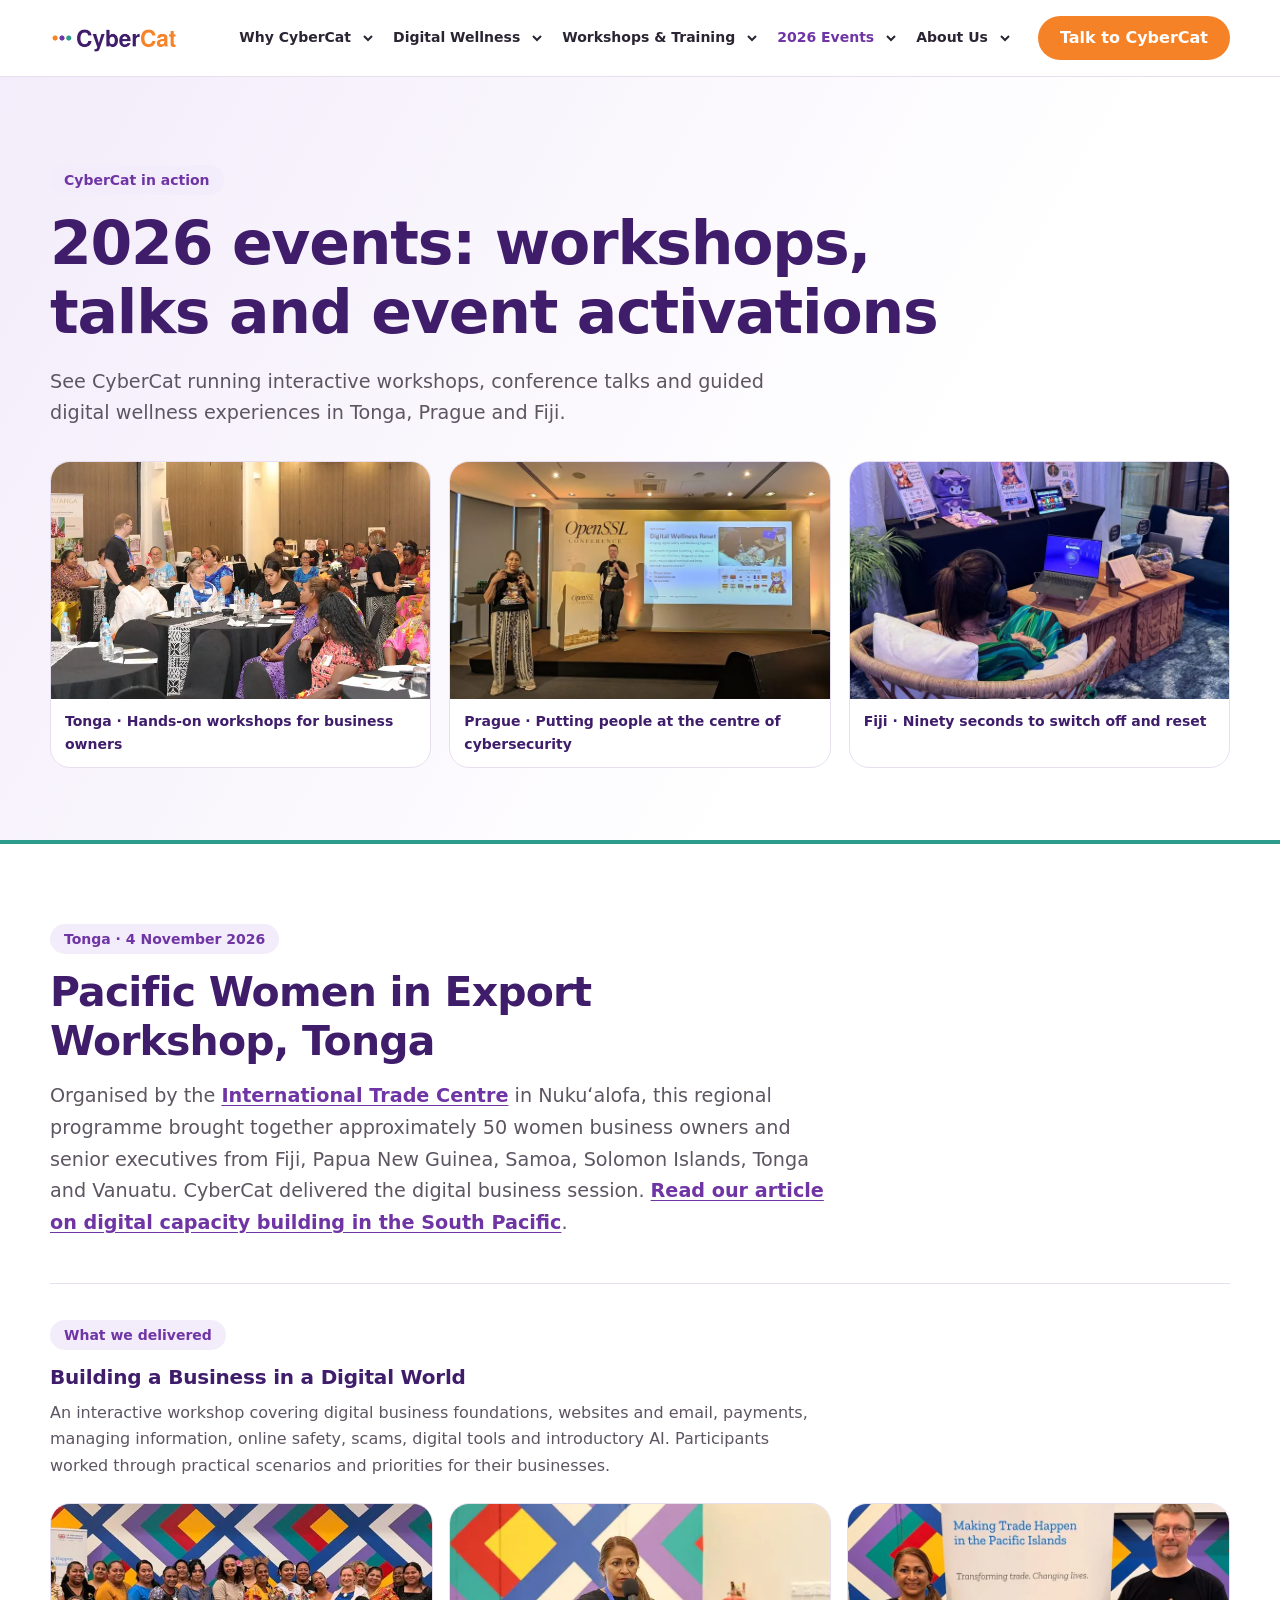
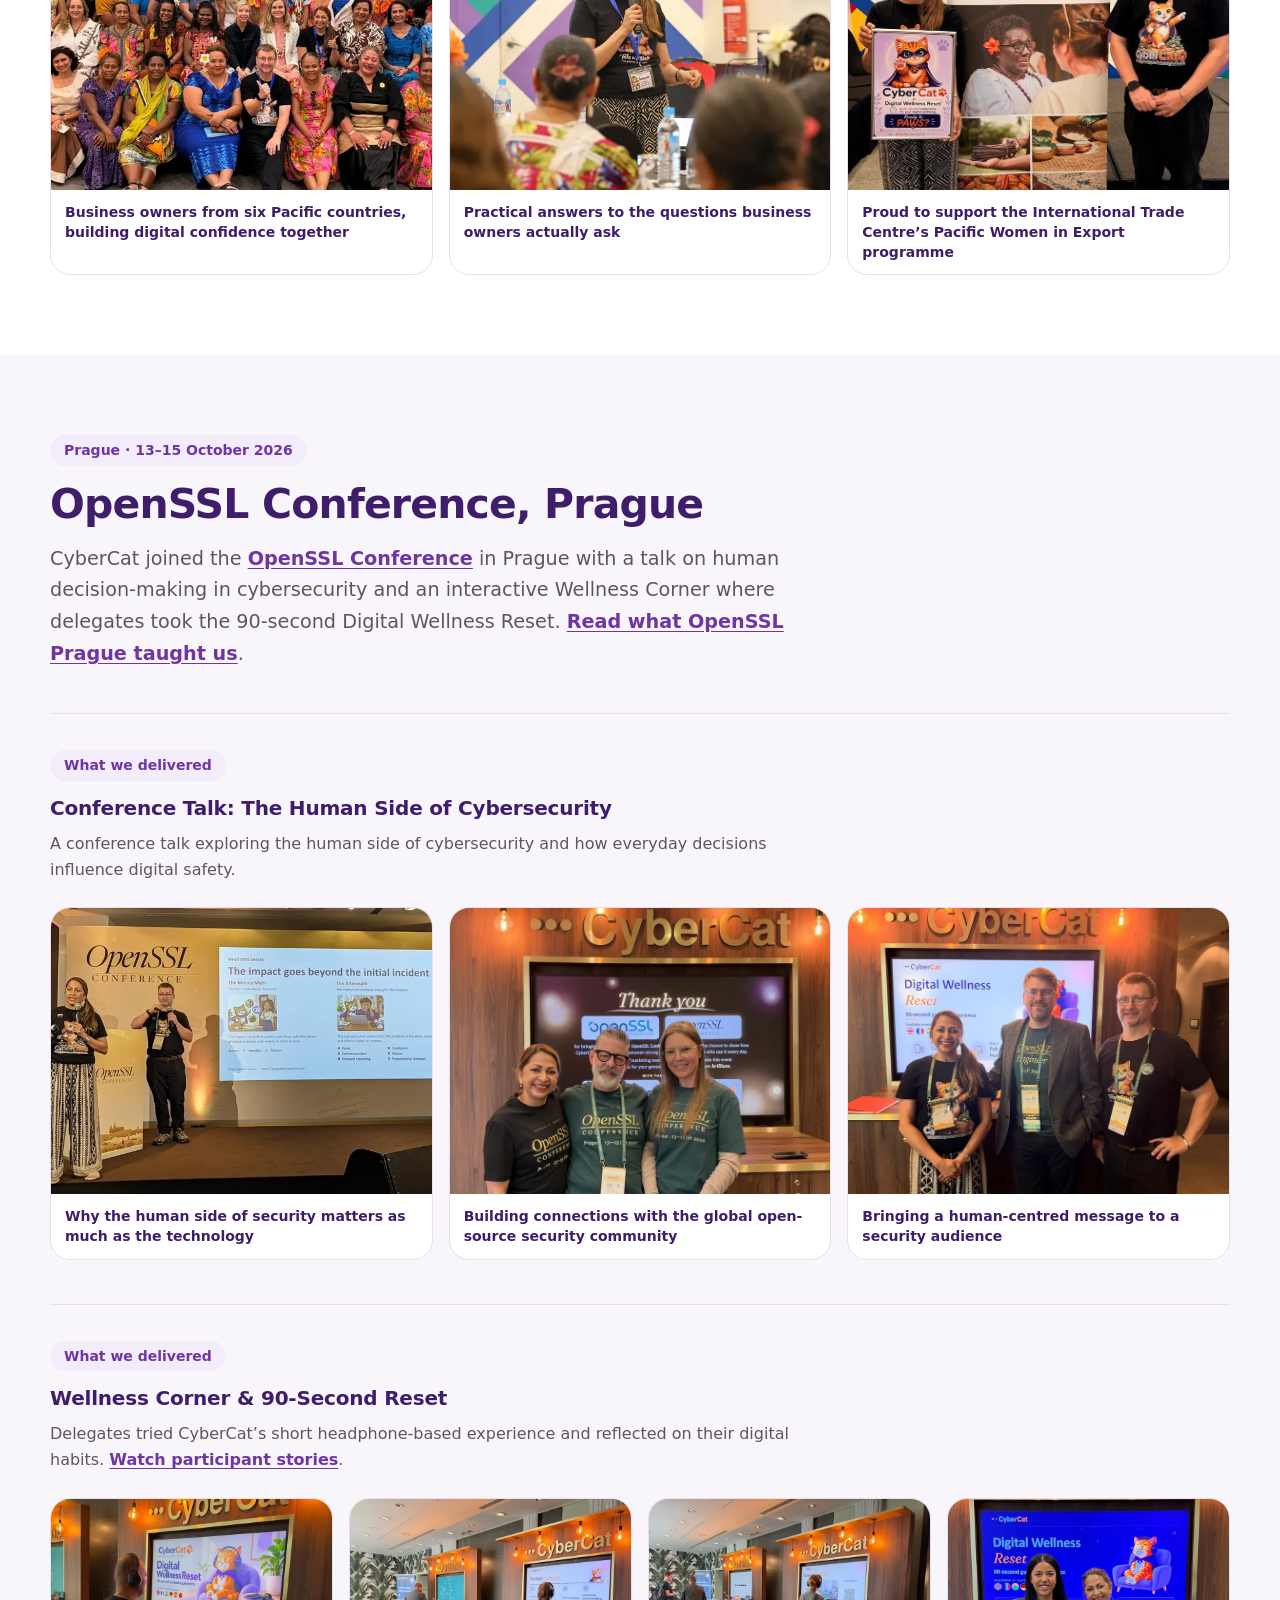
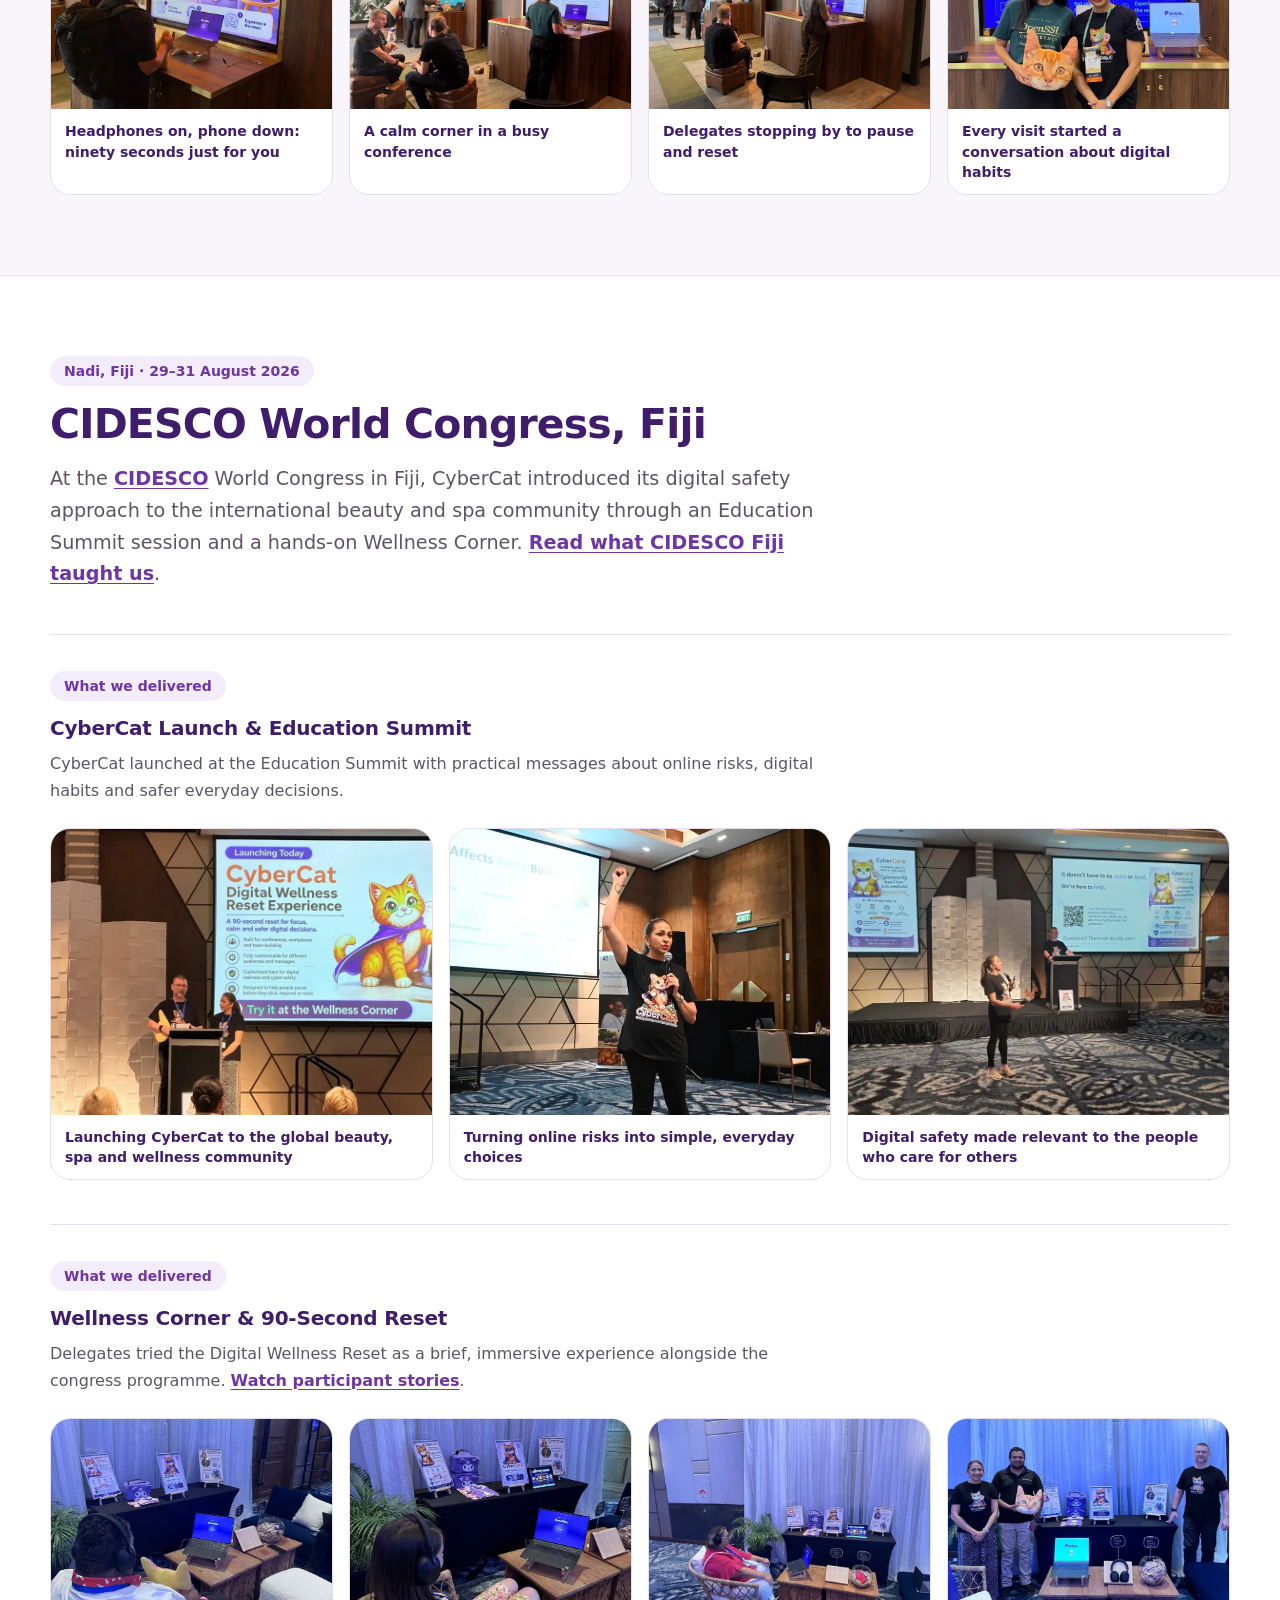
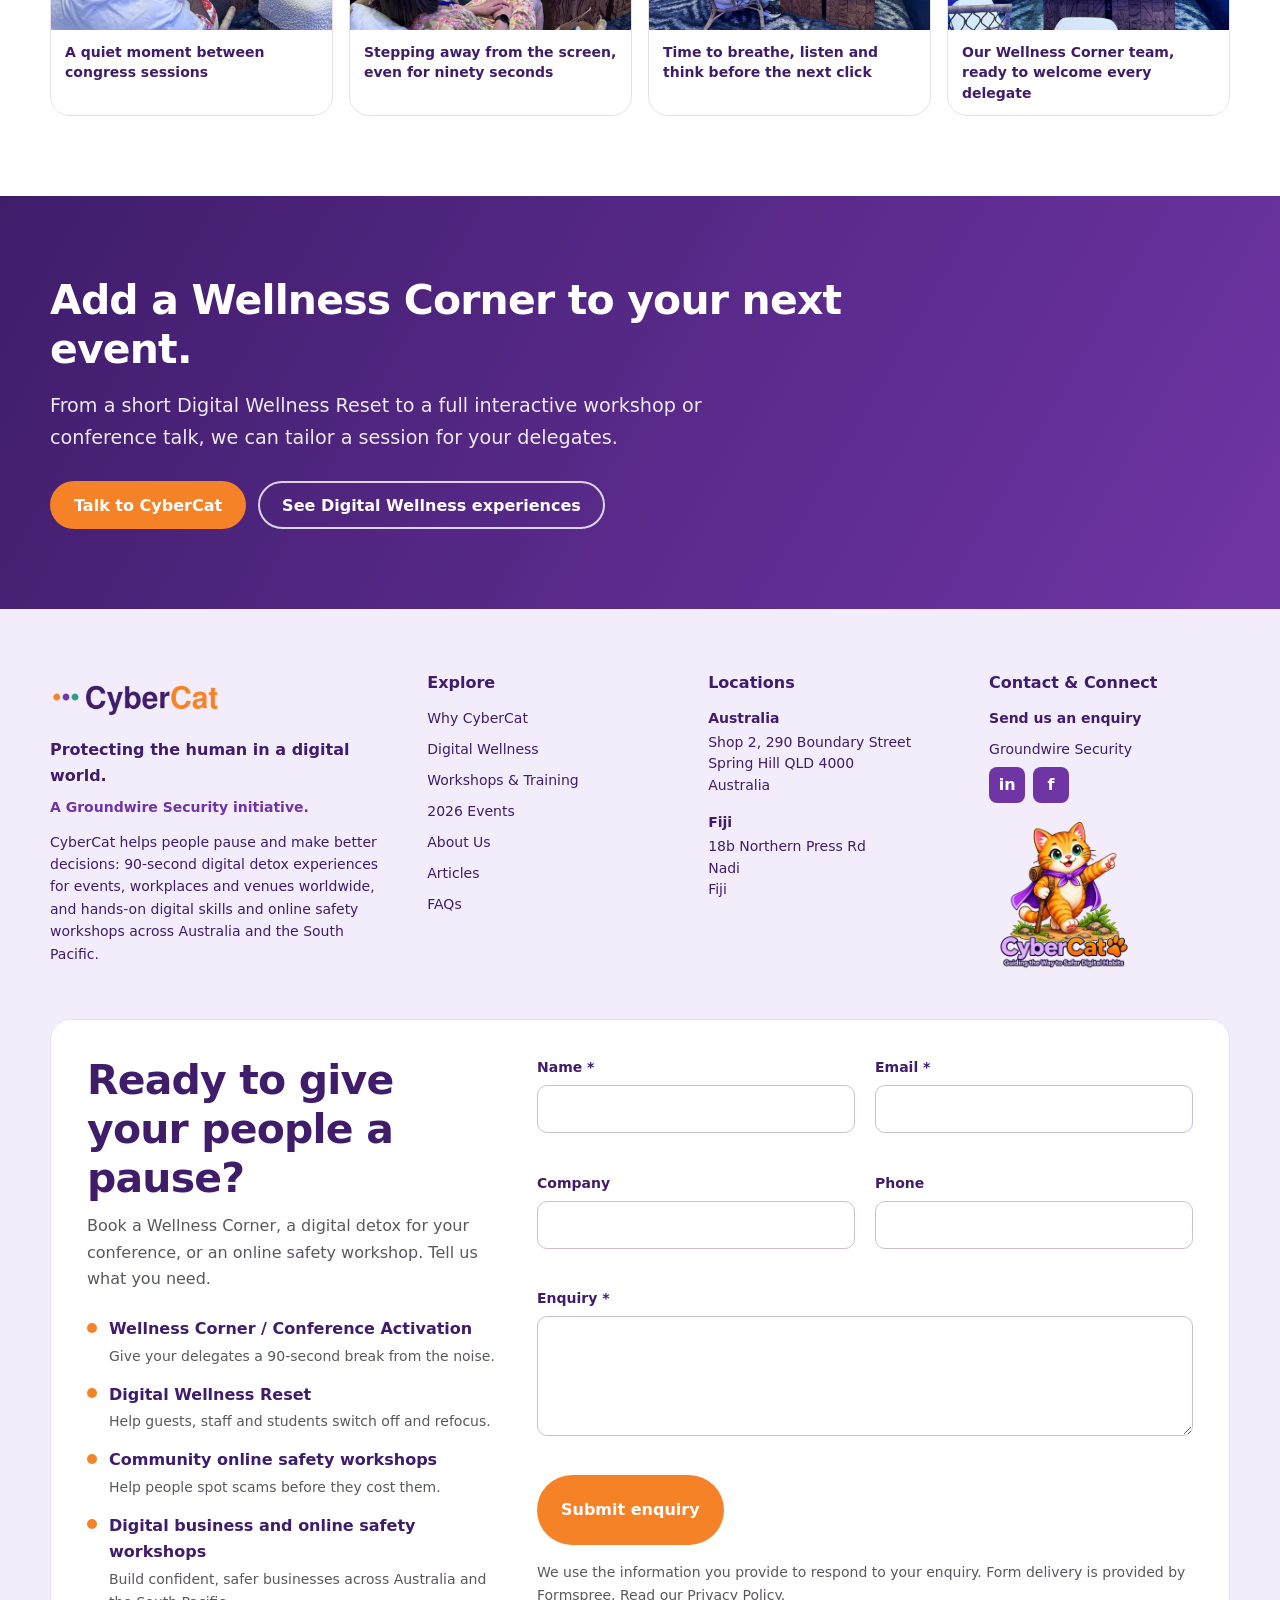
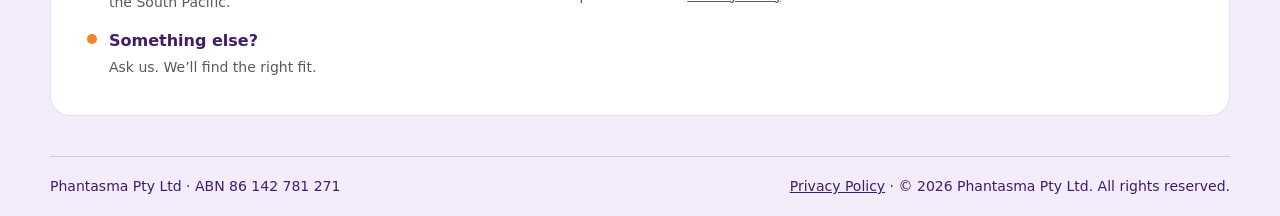
<file: events.html>
<!DOCTYPE html>
<html lang="en-AU">
<head>
<meta charset="utf-8">
<meta name="viewport" content="width=device-width, initial-scale=1">
<title>CyberCat Events 2026 | Tonga, OpenSSL Prague &amp; CIDESCO Fiji</title>
<meta name="description" content="CyberCat workshops, conference talks and Wellness Corner event activations in 2026: Tonga, OpenSSL Conference Prague and CIDESCO World Congress Fiji.">
<meta name="robots" content="index, follow, max-image-preview:large">
<link rel="canonical" href="https://cybercat.au/events.html">
<meta property="og:type" content="website">
<meta property="og:site_name" content="CyberCat">
<meta property="og:locale" content="en_AU">
<meta property="og:title" content="CyberCat Events 2026 | Tonga, OpenSSL Prague &amp; CIDESCO Fiji">
<meta property="og:description" content="CyberCat workshops, conference talks and Wellness Corner event activations in 2026: Tonga, OpenSSL Conference Prague and CIDESCO World Congress Fiji.">
<meta property="og:url" content="https://cybercat.au/events.html">
<meta property="og:image" content="https://cybercat.au/assets/og-events.jpg">
<meta property="og:image:width" content="1200">
<meta property="og:image:height" content="630">
<meta property="og:image:alt" content="CyberCat delivering the Pacific Women in Export workshop in Tonga">
<meta name="twitter:card" content="summary_large_image">
<meta name="twitter:title" content="CyberCat Events 2026 | Tonga, OpenSSL Prague &amp; CIDESCO Fiji">
<meta name="twitter:description" content="CyberCat workshops, conference talks and Wellness Corner event activations in 2026: Tonga, OpenSSL Conference Prague and CIDESCO World Congress Fiji.">
<meta name="twitter:image" content="https://cybercat.au/assets/og-events.jpg">
<meta name="theme-color" content="#6F35A5">
<link rel="icon" type="image/png" sizes="32x32" href="assets/favicon-32.png">
<link rel="apple-touch-icon" href="assets/apple-touch-icon.png">
<link rel="preload" as="image" href="assets/img/tonga-workshop-1200.webp" imagesrcset="assets/img/tonga-workshop-800.webp 800w, assets/img/tonga-workshop-1200.webp 1200w" imagesizes="(max-width: 640px) 89vw, (max-width: 980px) 30vw, (max-width: 1180px) 30vw, 379px" fetchpriority="high">
<link rel="stylesheet" href="assets/site.css?v=2026-11-19a">
<script type="application/ld+json">
{
 "@context": "https://schema.org",
 "@graph": [
  {
   "@type": "Organization",
   "@id": "https://cybercat.au/#organization",
   "name": "CyberCat",
   "url": "https://cybercat.au/",
   "logo": "https://cybercat.au/assets/cybercat-logo.webp",
   "email": "hello@cybercat.au",
   "description": "90-second digital detox and wellness experiences for conferences, events, workplaces and venues worldwide, plus hands-on digital skills and online safety workshops across Australia and the South Pacific.",
   "slogan": "Protect the human in a digital world.",
   "areaServed": [
     "Australia",
     "Fiji",
     "Tonga",
     "South Pacific",
     "Worldwide"
    ],
   "address": [
    {
     "@type": "PostalAddress",
     "streetAddress": "Shop 2, 290 Boundary Street",
     "addressLocality": "Spring Hill",
     "addressRegion": "QLD",
     "postalCode": "4000",
     "addressCountry": "AU"
    },
    {
     "@type": "PostalAddress",
     "streetAddress": "18b Northern Press Rd",
     "addressLocality": "Nadi",
     "addressCountry": "FJ"
    }
   ],
   "parentOrganization": {
    "@type": "Organization",
    "name": "Groundwire Security",
    "url": "https://groundwiresecurity.com/",
    "sameAs": [
     "https://www.linkedin.com/company/groundwiresecurity/",
     "https://www.facebook.com/gwsec"
    ]
   },
   "member": [
    {
     "@id": "https://cybercat.au/about.html#sangeeta-devi"
    },
    {
     "@id": "https://cybercat.au/about.html#james-bourne"
    }
   ],
   "knowsAbout": [
    "Online safety",
    "Cybersecurity awareness",
    "Scam awareness",
    "Digital skills",
    "Digital wellbeing",
    "Practical AI for business"
   ]
  },
  {
   "@type": "WebSite",
   "@id": "https://cybercat.au/#website",
   "url": "https://cybercat.au/",
   "name": "CyberCat",
   "inLanguage": "en-AU",
   "publisher": {
    "@id": "https://cybercat.au/#organization"
   }
  },
  {
   "@type": "BreadcrumbList",
   "@id": "https://cybercat.au/events.html#breadcrumb",
   "itemListElement": [
    {
     "@type": "ListItem",
     "position": 1,
     "name": "Home",
     "item": "https://cybercat.au/"
    },
    {
     "@type": "ListItem",
     "position": 2,
     "name": "2026 Events",
     "item": "https://cybercat.au/events.html"
    }
   ]
  },
  {
   "@type": "CollectionPage",
   "@id": "https://cybercat.au/events.html#webpage",
   "url": "https://cybercat.au/events.html",
   "name": "CyberCat Events 2026 | Tonga, OpenSSL Prague & CIDESCO Fiji",
   "description": "CyberCat workshops, conference talks and Wellness Corner event activations in 2026: Tonga, OpenSSL Conference Prague and CIDESCO World Congress Fiji.",
   "inLanguage": "en-AU",
   "isPartOf": {
    "@id": "https://cybercat.au/#website"
   },
   "about": {
    "@id": "https://cybercat.au/#organization"
   },
   "breadcrumb": {
    "@id": "https://cybercat.au/events.html#breadcrumb"
   },
   "primaryImageOfPage": "https://cybercat.au/assets/og-events.jpg"
  },
  {
   "@type": "Event",
   "@id": "https://cybercat.au/events.html#tonga",
   "name": "Pacific Women in Export Workshop, Tonga",
   "startDate": "2026-11-04",
   "eventStatus": "https://schema.org/EventScheduled",
   "eventAttendanceMode": "https://schema.org/OfflineEventAttendanceMode",
   "location": {
    "@type": "Place",
    "address": {
     "@type": "PostalAddress",
     "addressLocality": "Nuku'alofa",
     "addressCountry": "TO"
    }
   },
   "description": "CyberCat delivered the digital business and cybersecurity session for approximately 50 women business owners and senior executives from six Pacific countries, organised by the International Trade Centre.",
   "image": "https://cybercat.au/assets/img/tonga-workshop-1200.webp",
   "performer": {
    "@id": "https://cybercat.au/#organization"
   },
   "url": "https://cybercat.au/events.html#tonga",
   "organizer": {
    "@type": "Organization",
    "name": "International Trade Centre",
    "url": "https://www.intracen.org/"
   }
  },
  {
   "@type": "Event",
   "@id": "https://cybercat.au/events.html#openssl",
   "name": "OpenSSL Conference, Prague",
   "startDate": "2026-10-13",
   "eventStatus": "https://schema.org/EventScheduled",
   "eventAttendanceMode": "https://schema.org/OfflineEventAttendanceMode",
   "location": {
    "@type": "Place",
    "name": "Hotel Diplomat Prague",
    "address": {
     "@type": "PostalAddress",
     "addressLocality": "Prague",
     "addressCountry": "CZ"
    }
   },
   "description": "A conference talk on human decision-making in cybersecurity and an interactive Wellness Corner where delegates took the 90-second Digital Wellness Reset.",
   "image": "https://cybercat.au/assets/img/openssl-presentation-1200.webp",
   "performer": {
    "@id": "https://cybercat.au/#organization"
   },
   "url": "https://cybercat.au/events.html#openssl",
   "endDate": "2026-10-15",
   "organizer": {
    "@type": "Organization",
    "name": "OpenSSL Corporation",
    "url": "https://openssl-conference.org/"
   }
  },
  {
   "@type": "Event",
   "@id": "https://cybercat.au/events.html#cidesco",
   "name": "CIDESCO World Congress, Fiji",
   "startDate": "2026-08-29",
   "eventStatus": "https://schema.org/EventScheduled",
   "eventAttendanceMode": "https://schema.org/OfflineEventAttendanceMode",
   "location": {
    "@type": "Place",
    "name": "Crowne Plaza Fiji Nadi Bay Resort & Spa",
    "address": {
     "@type": "PostalAddress",
     "addressLocality": "Nadi",
     "addressCountry": "FJ"
    }
   },
   "description": "CyberCat launched at the Education Summit and ran the Digital Wellness Reset in the Wellness Corner.",
   "image": "https://cybercat.au/assets/img/cidesco-launch-800.webp",
   "performer": {
    "@id": "https://cybercat.au/#organization"
   },
   "url": "https://cybercat.au/events.html#cidesco",
   "endDate": "2026-08-31",
   "organizer": {
    "@type": "Organization",
    "name": "CIDESCO",
    "url": "https://cidesco.com/"
   }
  }
 ]
}
</script>
</head>
<body>
<a class="skip-link" href="#main">Skip to content</a>
<header class="nav"><div class="wrap nav-inner"><a class="brand" href="index.html" aria-label="CyberCat home"><img decoding="async" width="600" height="142" src="assets/cybercat-logo.webp" alt="CyberCat"></a><nav class="nav-links" id="site-menu" aria-label="Main navigation"><div class="nav-item"><a class="nav-link" href="index.html">Why CyberCat</a><button class="nav-sub-toggle" type="button" aria-expanded="false" aria-controls="sub-0" aria-label="Show Why CyberCat sections"><svg aria-hidden="true" viewBox="0 0 12 12" fill="none" stroke="currentColor" stroke-width="2"><path d="m2 4 4 4 4-4"/></svg></button><div class="nav-submenu" id="sub-0"><a href="index.html#how">What We Do</a><a href="index.html#mission">Our Mission</a><a href="index.html#why">Why CyberCat</a><a href="index.html#paws">The PAWS Method</a><a href="index.html#covers">What We Cover</a><a href="index.html#audience">Who It’s For</a><a href="index.html#faq">FAQs</a></div></div><div class="nav-item"><a class="nav-link" href="digital-experiences.html">Digital Wellness</a><button class="nav-sub-toggle" type="button" aria-expanded="false" aria-controls="sub-1" aria-label="Show Digital Wellness sections"><svg aria-hidden="true" viewBox="0 0 12 12" fill="none" stroke="currentColor" stroke-width="2"><path d="m2 4 4 4 4-4"/></svg></button><div class="nav-submenu" id="sub-1"><a href="digital-experiences.html#experiences">Our Experiences</a><a href="digital-experiences.html#reset">90-Second Reset</a><a href="digital-experiences.html#participant-stories">Participant Stories</a><a href="digital-experiences.html#professional-perspective">Professional Perspective</a><a href="digital-experiences.html#faq">FAQs</a></div></div><div class="nav-item"><a class="nav-link" href="capacity-building-training.html">Workshops &amp; Training</a><button class="nav-sub-toggle" type="button" aria-expanded="false" aria-controls="sub-2" aria-label="Show Workshops & Training sections"><svg aria-hidden="true" viewBox="0 0 12 12" fill="none" stroke="currentColor" stroke-width="2"><path d="m2 4 4 4 4-4"/></svg></button><div class="nav-submenu" id="sub-2"><a href="capacity-building-training.html#programmes">Workshop Topics</a><a href="capacity-building-training.html#audiences">Who We Work With</a><a href="capacity-building-training.html#approach">How We Deliver</a><a href="capacity-building-training.html#tonga-case-study">Tonga Workshop</a><a href="capacity-building-training.html#faq">FAQs</a></div></div><div class="nav-item"><a class="nav-link" href="events.html" aria-current="page">2026 Events</a><button class="nav-sub-toggle" type="button" aria-expanded="false" aria-controls="sub-3" aria-label="Show 2026 Events sections"><svg aria-hidden="true" viewBox="0 0 12 12" fill="none" stroke="currentColor" stroke-width="2"><path d="m2 4 4 4 4-4"/></svg></button><div class="nav-submenu" id="sub-3"><a href="events.html#tonga">Tonga</a><a href="events.html#openssl">OpenSSL Prague</a><a href="events.html#cidesco">CIDESCO Fiji</a></div></div><div class="nav-item"><a class="nav-link" href="about.html">About Us</a><button class="nav-sub-toggle" type="button" aria-expanded="false" aria-controls="sub-4" aria-label="Show About Us sections"><svg aria-hidden="true" viewBox="0 0 12 12" fill="none" stroke="currentColor" stroke-width="2"><path d="m2 4 4 4 4-4"/></svg></button><div class="nav-submenu" id="sub-4"><a href="about.html#team">Meet the Team</a><a href="about.html#community">Community</a><a href="about.html#media">In the Media</a><a href="articles.html">Articles</a><a href="about.html#security-community">Security Community</a><a href="about.html#contact">Contact</a></div></div></nav><button class="menu-toggle" type="button" aria-controls="site-menu" aria-expanded="false">Menu</button><a class="btn btn-primary nav-cta" href="#contact-form">Talk to CyberCat</a></div></header>
<main id="main">
<section class="page-hero">
<div class="wrap">
<span class="kicker">CyberCat in action</span>
<h1>2026 events: workshops, talks and event activations</h1>
<p class="lead">See CyberCat running interactive workshops, conference talks and guided digital wellness experiences in Tonga, Prague and Fiji.</p>
<div aria-label="Highlights from CyberCat events" class="event-highlights" role="group"><figure><img fetchpriority="high" decoding="async" alt="CyberCat delivering the Pacific Women in Export workshop in Tonga" src="assets/img/tonga-workshop-1200.webp" srcset="assets/img/tonga-workshop-800.webp 800w, assets/img/tonga-workshop-1200.webp 1200w" sizes="(max-width: 640px) 89vw, (max-width: 980px) 30vw, (max-width: 1180px) 30vw, 379px" width="1200" height="674"><figcaption>Tonga · Hands-on workshops for business owners</figcaption></figure><figure><img decoding="async" alt="CyberCat speaking at the OpenSSL Conference in Prague" src="assets/img/openssl-presentation-1200.webp" srcset="assets/img/openssl-presentation-800.webp 800w, assets/img/openssl-presentation-1200.webp 1200w" sizes="(max-width: 640px) 89vw, (max-width: 980px) 30vw, (max-width: 1180px) 30vw, 379px" width="1200" height="902"><figcaption>Prague · Putting people at the centre of cybersecurity</figcaption></figure><figure><img decoding="async" alt="Digital Wellness Reset at CIDESCO Fiji" src="assets/img/cidesco-reset-1200.webp" srcset="assets/img/cidesco-reset-800.webp 800w, assets/img/cidesco-reset-1200.webp 1200w" sizes="(max-width: 640px) 89vw, (max-width: 980px) 30vw, (max-width: 1180px) 30vw, 379px" width="1200" height="875"><figcaption>Fiji · Ninety seconds to switch off and reset</figcaption></figure></div></div>
</section>
<section class="section" id="tonga">
<div class="wrap">
<header class="event-header">
<p class="kicker">Tonga · 4 November 2026</p>
<h2>Pacific Women in Export Workshop, Tonga</h2>
<p>Organised by the <a class="text-link" href="https://www.intracen.org/" target="_blank" rel="noopener">International Trade Centre</a> in Nukuʻalofa, this regional programme brought together approximately 50 women business owners and senior executives from Fiji, Papua New Guinea, Samoa, Solomon Islands, Tonga and Vanuatu. CyberCat delivered the digital business session. <a class="text-link" href="article-digital-capacity-building-south-pacific.html">Read our article on digital capacity building in the South Pacific</a>.</p>
</header>
<div class="event-part" id="tonga-workshop"><span class="kicker">What we delivered</span><h3>Building a Business in a Digital World</h3><p>An interactive workshop covering digital business foundations, websites and email, payments, managing information, online safety, scams, digital tools and introductory AI. Participants worked through practical scenarios and priorities for their businesses.</p><div class="gallery gallery-3"><figure class="photo"><img alt="Group photograph at Pacific Women in Export workshop in Tonga" decoding="async" loading="lazy" src="assets/img/tonga-group-1200.webp" srcset="assets/img/tonga-group-800.webp 800w, assets/img/tonga-group-1200.webp 1200w" sizes="(max-width: 640px) 43vw, (max-width: 980px) 46vw, (max-width: 1180px) 47vw, 381px" width="1200" height="620"><figcaption>Business owners from six Pacific countries, building digital confidence together</figcaption></figure><figure class="photo"><img alt="Sangeeta Devi leading a session at the Pacific Women in Export workshop in Tonga" decoding="async" loading="lazy" src="assets/img/tonga-presenter-800.webp" width="800" height="450"><figcaption>Practical answers to the questions business owners actually ask</figcaption></figure><figure class="photo"><img alt="Sangeeta Devi and James Bourne with the International Trade Centre Pacific Women in Export banner" decoding="async" loading="lazy" src="assets/img/tonga-team-800.webp" width="800" height="843"><figcaption>Proud to support the International Trade Centre’s Pacific Women in Export programme</figcaption></figure></div></div>
</div>
</section>
<section class="section section-tint" id="openssl">
<div class="wrap">
<header class="event-header">
<p class="kicker">Prague · 13–15 October 2026</p>
<h2>OpenSSL Conference, Prague</h2>
<p>CyberCat joined the <a class="text-link" href="https://openssl-conference.org/" target="_blank" rel="noopener">OpenSSL Conference</a> in Prague with a talk on human decision-making in cybersecurity and an interactive Wellness Corner where delegates took the 90-second Digital Wellness Reset. <a class="text-link" href="article-openssl-prague-human-side-of-security.html">Read what OpenSSL Prague taught us</a>.</p>
</header>
<div class="event-part" id="openssl-talk"><span class="kicker">What we delivered</span><h3>Conference Talk: The Human Side of Cybersecurity</h3><p>A conference talk exploring the human side of cybersecurity and how everyday decisions influence digital safety.</p><div class="gallery gallery-3"><figure class="photo"><img alt="Sangeeta Devi and James Bourne speaking at the OpenSSL Conference in Prague" decoding="async" loading="lazy" src="assets/img/IMG_7139-1200.webp" srcset="assets/img/IMG_7139-800.webp 800w, assets/img/IMG_7139-1200.webp 1200w" sizes="(max-width: 640px) 43vw, (max-width: 980px) 46vw, (max-width: 1180px) 47vw, 381px" width="1200" height="735"><figcaption>Why the human side of security matters as much as the technology</figcaption></figure><figure class="photo"><img alt="Sangeeta Devi with OpenSSL Conference representatives in Prague" decoding="async" loading="lazy" src="assets/img/openssl-representatives-800.webp" width="800" height="654"><figcaption>Building connections with the global open-source security community</figcaption></figure><figure class="photo"><img alt="CyberCat team at the OpenSSL Conference in Prague" decoding="async" loading="lazy" src="assets/img/openssl-team-800.webp" width="800" height="697"><figcaption>Bringing a human-centred message to a security audience</figcaption></figure></div></div>
<div class="event-part" id="openssl-activation"><span class="kicker">What we delivered</span><h3>Wellness Corner &amp; 90-Second Reset</h3><p>Delegates tried CyberCat’s short headphone-based experience and reflected on their digital habits. <a class="text-link" href="digital-experiences.html#participant-stories">Watch participant stories</a>.</p><div class="gallery"><figure class="photo"><img alt="Delegate experiencing the Digital Wellness Reset at the CyberCat stand" decoding="async" loading="lazy" src="assets/img/IMG_7049-800.webp" width="800" height="1067"><figcaption>Headphones on, phone down: ninety seconds just for you</figcaption></figure><figure class="photo"><img alt="CyberCat conference activation with attendees" decoding="async" loading="lazy" src="assets/img/IMG_7085-800.webp" width="800" height="642"><figcaption>A calm corner in a busy conference</figcaption></figure><figure class="photo"><img alt="Delegates at the CyberCat Digital Wellness Reset booth, OpenSSL Conference Prague" decoding="async" loading="lazy" src="assets/img/IMG_7080-1200.webp" srcset="assets/img/IMG_7080-800.webp 800w, assets/img/IMG_7080-1200.webp 1200w" sizes="(max-width: 640px) 43vw, (max-width: 980px) 46vw, (max-width: 1180px) 47vw, 281px" width="1200" height="900"><figcaption>Delegates stopping by to pause and reset</figcaption></figure><figure class="photo"><img alt="Two people at the CyberCat Digital Wellness Reset stand, OpenSSL Conference Prague" decoding="async" loading="lazy" src="assets/img/IMG_7256-1200.webp" srcset="assets/img/IMG_7256-800.webp 800w, assets/img/IMG_7256-1200.webp 1200w" sizes="(max-width: 640px) 43vw, (max-width: 980px) 46vw, (max-width: 1180px) 47vw, 281px" width="1200" height="1561"><figcaption>Every visit started a conversation about digital habits</figcaption></figure></div></div>
</div>
</section>
<section class="section" id="cidesco">
<div class="wrap">
<header class="event-header">
<p class="kicker">Nadi, Fiji · 29–31 August 2026</p>
<h2>CIDESCO World Congress, Fiji</h2>
<p>At the <a class="text-link" href="https://cidesco.com/" target="_blank" rel="noopener">CIDESCO</a> World Congress in Fiji, CyberCat introduced its digital safety approach to the international beauty and spa community through an Education Summit session and a hands-on Wellness Corner. <a class="text-link" href="article-cidesco-fiji-human-side-of-digital-safety.html">Read what CIDESCO Fiji taught us</a>.</p>
</header>
<div class="event-part" id="cidesco-summit"><span class="kicker">What we delivered</span><h3>CyberCat Launch &amp; Education Summit</h3><p>CyberCat launched at the Education Summit with practical messages about online risks, digital habits and safer everyday decisions.</p><div class="gallery gallery-3"><figure class="photo"><img alt="CyberCat launch at CIDESCO World Congress Fiji 2026" decoding="async" loading="lazy" src="assets/img/cidesco-launch-800.webp" width="800" height="634"><figcaption>Launching CyberCat to the global beauty, spa and wellness community</figcaption></figure><figure class="photo"><img alt="Sangeeta Devi speaking about CyberCat at the CIDESCO Fiji Education Summit" decoding="async" loading="lazy" src="assets/img/events-gallery-02-1200.webp" srcset="assets/img/events-gallery-02-800.webp 800w, assets/img/events-gallery-02-1200.webp 1200w" sizes="(max-width: 640px) 43vw, (max-width: 980px) 46vw, (max-width: 1180px) 47vw, 381px" width="1200" height="800"><figcaption>Turning online risks into simple, everyday choices</figcaption></figure><figure class="photo"><img alt="CyberCat session at the CIDESCO Fiji Education Summit" decoding="async" loading="lazy" src="assets/img/events-gallery-03-800.webp" width="800" height="1067"><figcaption>Digital safety made relevant to the people who care for others</figcaption></figure></div></div>
<div class="event-part" id="cidesco-wellness"><span class="kicker">What we delivered</span><h3>Wellness Corner &amp; 90-Second Reset</h3><p>Delegates tried the Digital Wellness Reset as a brief, immersive experience alongside the congress programme. <a class="text-link" href="digital-experiences.html#participant-stories">Watch participant stories</a>.</p><div class="gallery"><figure class="photo"><img alt="An attendee trying the CyberCat Digital Wellness Reset" decoding="async" loading="lazy" src="assets/img/events-gallery-04-800.webp" width="800" height="1067"><figcaption>A quiet moment between congress sessions</figcaption></figure><figure class="photo"><img alt="An attendee experiencing the CyberCat Digital Wellness Reset" decoding="async" loading="lazy" src="assets/img/events-gallery-05-800.webp" width="800" height="1067"><figcaption>Stepping away from the screen, even for ninety seconds</figcaption></figure><figure class="photo"><img alt="An attendee wearing headphones during the CyberCat Digital Wellness Reset" decoding="async" loading="lazy" src="assets/img/events-gallery-06-800.webp" width="800" height="600"><figcaption>Time to breathe, listen and think before the next click</figcaption></figure><figure class="photo"><img alt="CyberCat team at the CIDESCO Wellness Corner" decoding="async" loading="lazy" src="assets/img/cidesco-team-1200.webp" srcset="assets/img/cidesco-team-800.webp 800w, assets/img/cidesco-team-1200.webp 1200w" sizes="(max-width: 640px) 43vw, (max-width: 980px) 46vw, (max-width: 1180px) 47vw, 281px" width="1200" height="1105"><figcaption>Our Wellness Corner team, ready to welcome every delegate</figcaption></figure></div></div>
</div>
</section>
<section class="cta-band" id="enquire">
<div class="wrap">
<h2>Add a Wellness Corner to your next event.</h2>
<p>From a short Digital Wellness Reset to a full interactive workshop or conference talk, we can tailor a session for your delegates.</p>
<div class="btn-row"><a class="btn btn-primary" href="#contact-form">Talk to CyberCat</a><a class="btn btn-secondary" href="digital-experiences.html">See Digital Wellness experiences</a></div>
</div>
</section>
</main>
<footer class="site-footer">
<div class="wrap">
<div class="footer-grid">
<div>
<img width="600" height="142" class="footer-logo" src="assets/cybercat-logo.webp" alt="CyberCat" loading="lazy" decoding="async">
<p class="footer-tagline">Protecting the human in a digital world.</p>
<p class="footer-origin">A Groundwire Security initiative.</p>
<p class="footer-description">CyberCat helps people pause and make better decisions: 90-second digital detox experiences for events, workplaces and venues worldwide, and hands-on digital skills and online safety workshops across Australia and the South Pacific.</p>
</div>
<nav aria-label="Footer navigation">
<h2 class="footer-title">Explore</h2>
<div class="footer-links">
<a href="index.html">Why CyberCat</a>
<a href="digital-experiences.html">Digital Wellness</a>
<a href="capacity-building-training.html">Workshops &amp; Training</a>
<a href="events.html">2026 Events</a>
<a href="about.html">About Us</a>
<a href="articles.html">Articles</a>
<a href="index.html#faq">FAQs</a>
</div>
</nav>
<div>
<h2 class="footer-title">Locations</h2>
<p class="footer-label">Australia</p>
<address class="footer-address">Shop 2, 290 Boundary Street<br>Spring Hill QLD 4000<br>Australia</address>
<p class="footer-label">Fiji</p>
<address class="footer-address">18b Northern Press Rd<br>Nadi<br>Fiji</address>
</div>
<div>
<h2 class="footer-title">Contact &amp; Connect</h2>
<div class="footer-links">
<a class="footer-email" href="#contact-form">Send us an enquiry</a>
<a href="https://groundwiresecurity.com/" target="_blank" rel="noopener">Groundwire Security</a>
</div>
<div class="footer-socials">
<a href="https://www.linkedin.com/company/groundwiresecurity/" target="_blank" rel="noopener" title="Groundwire Security on LinkedIn"><span aria-hidden="true">in</span><span class="sr-only">Groundwire Security on LinkedIn</span></a>
<a href="https://www.facebook.com/gwsec" target="_blank" rel="noopener" title="Groundwire Security on Facebook"><span aria-hidden="true">f</span><span class="sr-only">Groundwire Security on Facebook</span></a>
</div>
<img width="320" height="320" class="footer-mascot" src="assets/cybercat-mascot.webp" alt="CyberCat mascot with the words Guiding the Way to Safer Digital Habits" loading="lazy" decoding="async">
</div>
</div>

<section class="enquiry" id="contact-form" aria-labelledby="enquiry-title">
<div class="enquiry-intro">
<h2 id="enquiry-title">Ready to give your people a pause?</h2>
<p>Book a Wellness Corner, a digital detox for your conference, or an online safety workshop. Tell us what you need.</p>
<ul class="help-list">
<li><strong>Wellness Corner / Conference Activation</strong><span>Give your delegates a 90-second break from the noise.</span></li>
<li><strong>Digital Wellness Reset</strong><span>Help guests, staff and students switch off and refocus.</span></li>
<li><strong>Community online safety workshops</strong><span>Help people spot scams before they cost them.</span></li>
<li><strong>Digital business and online safety workshops</strong><span>Build confident, safer businesses across Australia and the South Pacific.</span></li>
<li><strong>Something else?</strong><span>Ask us. We’ll find the right fit.</span></li>
</ul>
</div>
<form class="enquiry-form" action="https://formspree.io/f/xaeooene" method="POST">
<input type="hidden" name="_subject" value="New CyberCat website enquiry">
<input class="honey" type="text" name="_gotcha" tabindex="-1" autocomplete="off" aria-hidden="true">
<div class="field"><label for="enq-name">Name *</label><input id="enq-name" name="name" type="text" autocomplete="name" maxlength="120" required></div>
<div class="field"><label for="enq-email">Email *</label><input id="enq-email" name="email" type="email" autocomplete="email" maxlength="200" required></div>
<div class="field"><label for="enq-company">Company</label><input id="enq-company" name="company" type="text" autocomplete="organization" maxlength="160"></div>
<div class="field"><label for="enq-phone">Phone</label><input id="enq-phone" name="phone" type="tel" autocomplete="tel" maxlength="40"></div>
<div class="field field-wide"><label for="enq-message">Enquiry *</label><textarea id="enq-message" name="enquiry" rows="4" maxlength="5000" required></textarea></div>
<button class="btn btn-primary" type="submit">Submit enquiry</button>
<p class="form-note">We use the information you provide to respond to your enquiry. Form delivery is provided by Formspree. Read our <a href="privacy.html">Privacy Policy</a>.</p>
</form>
</section>

<div class="footer-bottom"><span>Phantasma Pty Ltd · ABN 86 142 781 271</span><span><a href="privacy.html">Privacy Policy</a> · © 2026 Phantasma Pty Ltd. All rights reserved.</span></div>
</div>
</footer>
<script src="assets/site.js?v=2026-11-18a" defer></script></body>
</html>
</file>
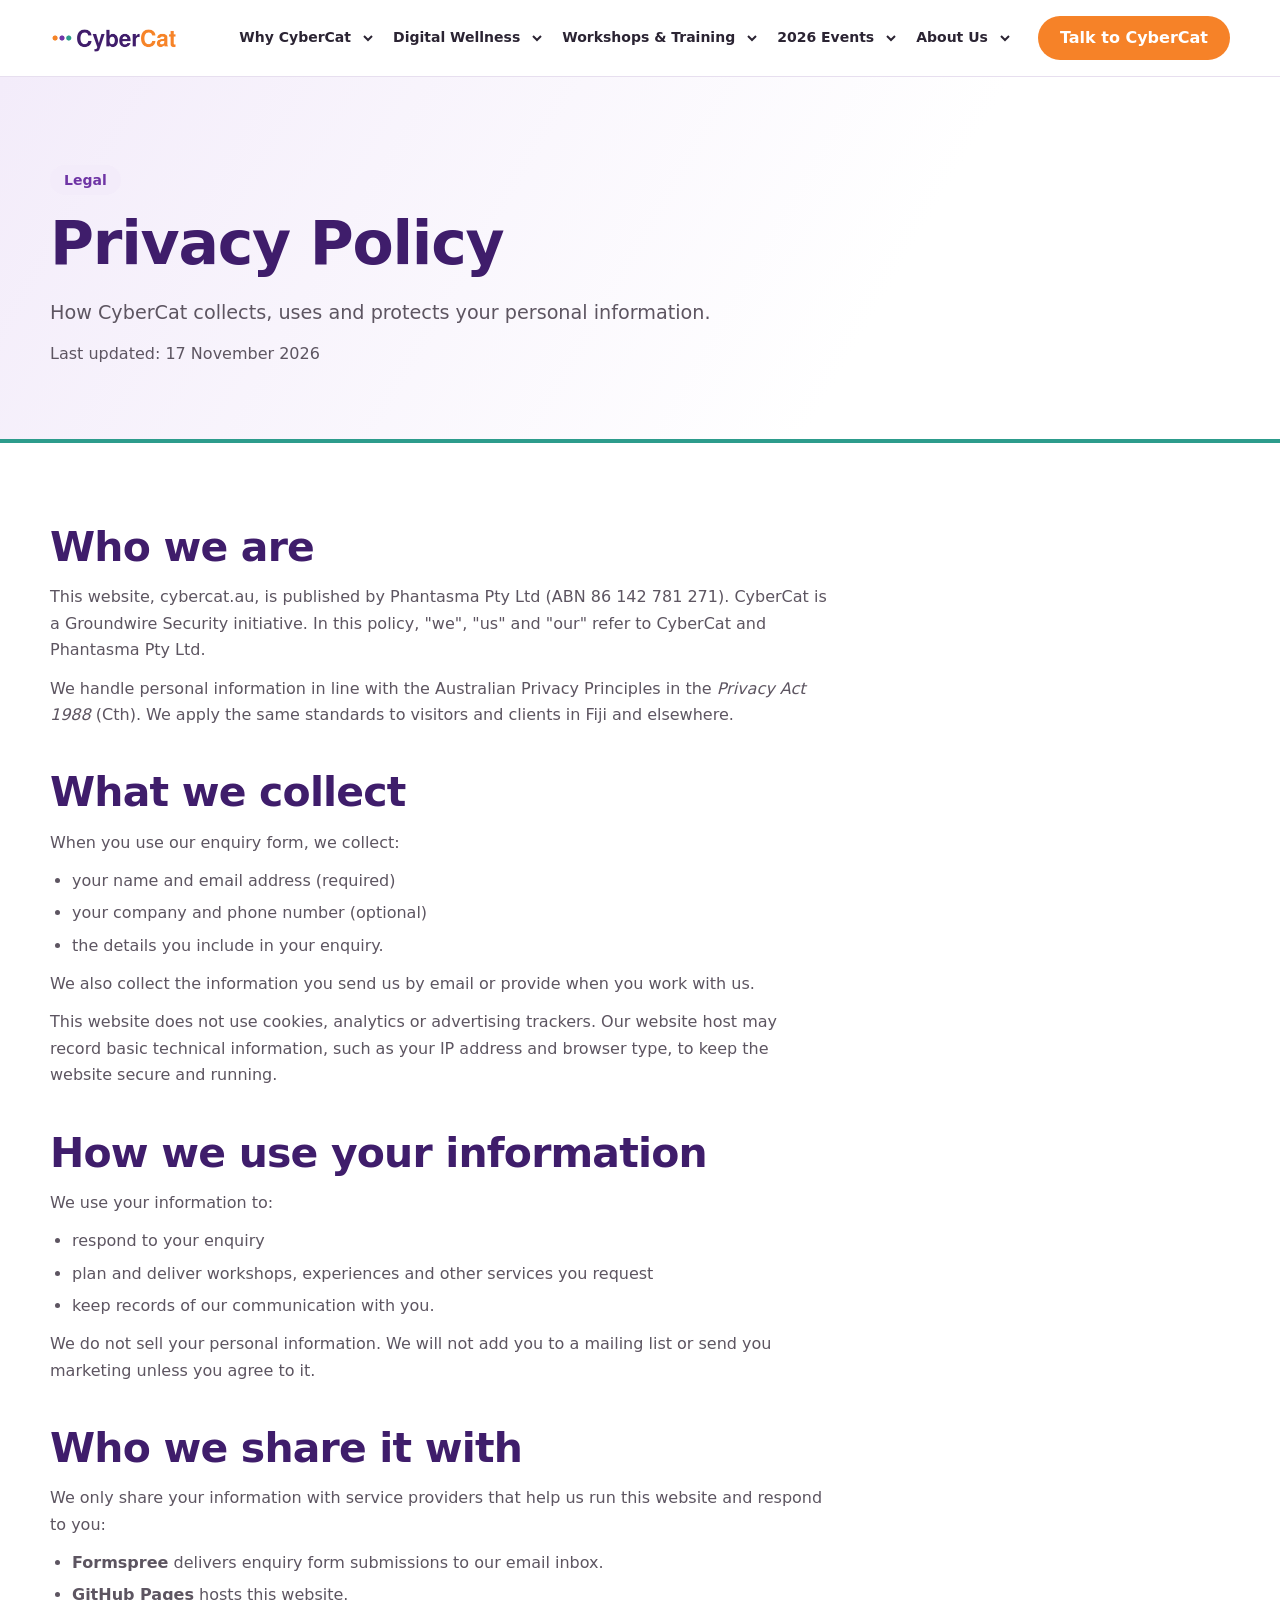
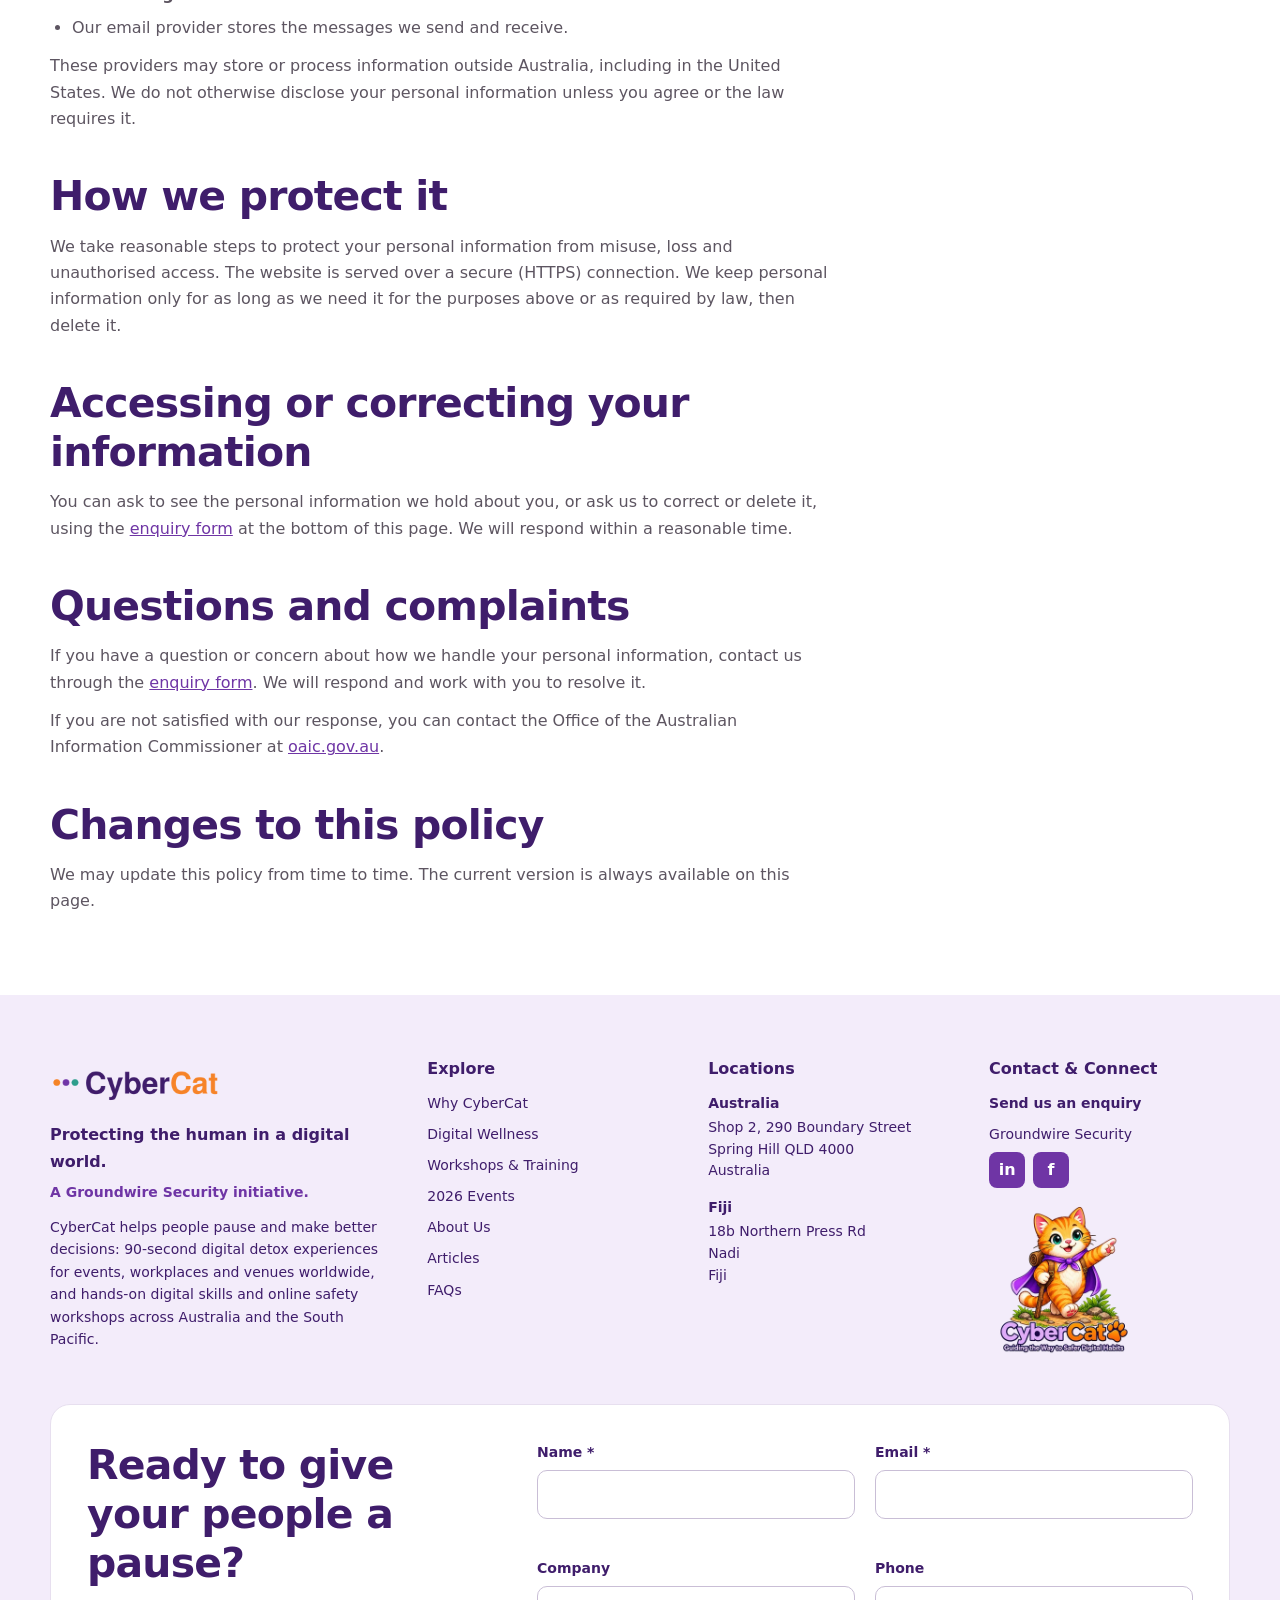
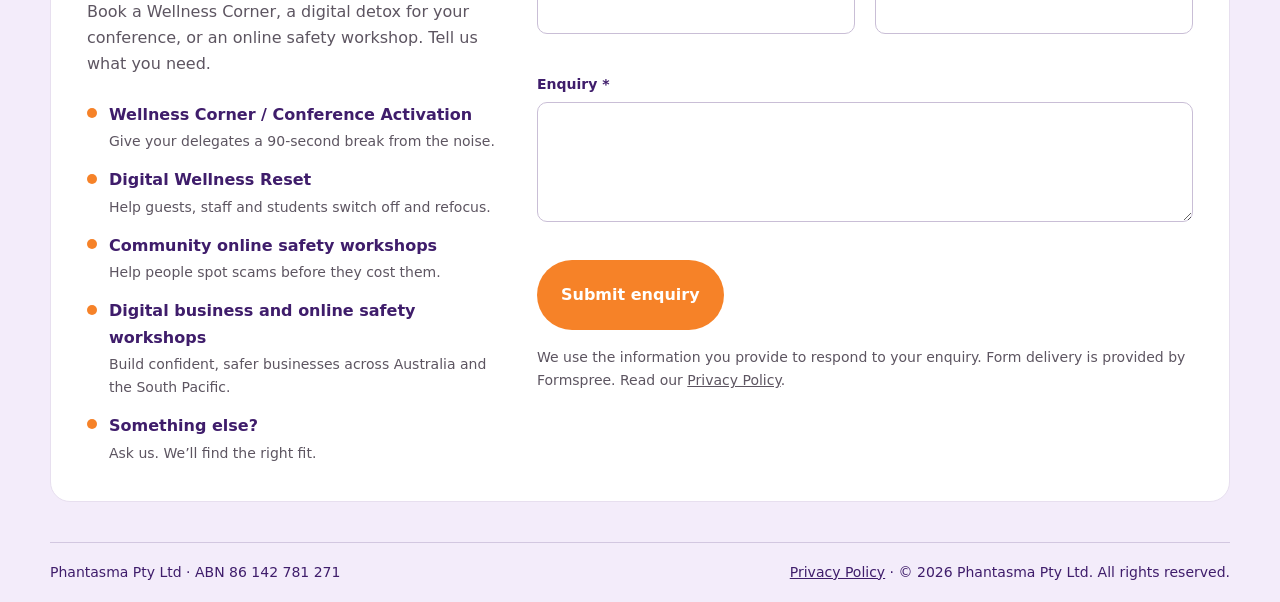
<file: privacy.html>
<!DOCTYPE html>
<html lang="en-AU">
<head>
<meta charset="utf-8">
<meta name="viewport" content="width=device-width, initial-scale=1">
<title>Privacy Policy | CyberCat</title>
<meta name="description" content="How CyberCat collects, uses and protects personal information submitted through cybercat.au, in line with the Australian Privacy Principles.">
<meta name="robots" content="index, follow">
<link rel="canonical" href="https://cybercat.au/privacy.html">
<meta name="theme-color" content="#6F35A5">
<link rel="icon" type="image/png" sizes="32x32" href="assets/favicon-32.png">
<link rel="apple-touch-icon" href="assets/apple-touch-icon.png">
<link rel="stylesheet" href="assets/site.css?v=2026-11-19a">
<script type="application/ld+json">
{
 "@context": "https://schema.org",
 "@graph": [
  {
   "@type": "WebPage",
   "@id": "https://cybercat.au/privacy.html#webpage",
   "url": "https://cybercat.au/privacy.html",
   "name": "Privacy Policy | CyberCat",
   "inLanguage": "en-AU",
   "isPartOf": {
    "@id": "https://cybercat.au/#website"
   },
   "dateModified": "2026-11-17",
   "breadcrumb": {
    "@id": "https://cybercat.au/privacy.html#breadcrumb"
   }
  },
  {
   "@type": "BreadcrumbList",
   "@id": "https://cybercat.au/privacy.html#breadcrumb",
   "itemListElement": [
    {
     "@type": "ListItem",
     "position": 1,
     "name": "Home",
     "item": "https://cybercat.au/"
    },
    {
     "@type": "ListItem",
     "position": 2,
     "name": "Privacy Policy",
     "item": "https://cybercat.au/privacy.html"
    }
   ]
  }
 ]
}
</script>
</head>
<body>
<a class="skip-link" href="#main">Skip to content</a>
<header class="nav"><div class="wrap nav-inner"><a class="brand" href="index.html" aria-label="CyberCat home"><img decoding="async" width="600" height="142" src="assets/cybercat-logo.webp" alt="CyberCat"></a><nav class="nav-links" id="site-menu" aria-label="Main navigation"><div class="nav-item"><a class="nav-link" href="index.html">Why CyberCat</a><button class="nav-sub-toggle" type="button" aria-expanded="false" aria-controls="sub-0" aria-label="Show Why CyberCat sections"><svg aria-hidden="true" viewBox="0 0 12 12" fill="none" stroke="currentColor" stroke-width="2"><path d="m2 4 4 4 4-4"/></svg></button><div class="nav-submenu" id="sub-0"><a href="index.html#how">What We Do</a><a href="index.html#mission">Our Mission</a><a href="index.html#why">Why CyberCat</a><a href="index.html#paws">The PAWS Method</a><a href="index.html#covers">What We Cover</a><a href="index.html#audience">Who It’s For</a><a href="index.html#faq">FAQs</a></div></div><div class="nav-item"><a class="nav-link" href="digital-experiences.html">Digital Wellness</a><button class="nav-sub-toggle" type="button" aria-expanded="false" aria-controls="sub-1" aria-label="Show Digital Wellness sections"><svg aria-hidden="true" viewBox="0 0 12 12" fill="none" stroke="currentColor" stroke-width="2"><path d="m2 4 4 4 4-4"/></svg></button><div class="nav-submenu" id="sub-1"><a href="digital-experiences.html#experiences">Our Experiences</a><a href="digital-experiences.html#reset">90-Second Reset</a><a href="digital-experiences.html#participant-stories">Participant Stories</a><a href="digital-experiences.html#professional-perspective">Professional Perspective</a><a href="digital-experiences.html#faq">FAQs</a></div></div><div class="nav-item"><a class="nav-link" href="capacity-building-training.html">Workshops &amp; Training</a><button class="nav-sub-toggle" type="button" aria-expanded="false" aria-controls="sub-2" aria-label="Show Workshops & Training sections"><svg aria-hidden="true" viewBox="0 0 12 12" fill="none" stroke="currentColor" stroke-width="2"><path d="m2 4 4 4 4-4"/></svg></button><div class="nav-submenu" id="sub-2"><a href="capacity-building-training.html#programmes">Workshop Topics</a><a href="capacity-building-training.html#audiences">Who We Work With</a><a href="capacity-building-training.html#approach">How We Deliver</a><a href="capacity-building-training.html#tonga-case-study">Tonga Workshop</a><a href="capacity-building-training.html#faq">FAQs</a></div></div><div class="nav-item"><a class="nav-link" href="events.html">2026 Events</a><button class="nav-sub-toggle" type="button" aria-expanded="false" aria-controls="sub-3" aria-label="Show 2026 Events sections"><svg aria-hidden="true" viewBox="0 0 12 12" fill="none" stroke="currentColor" stroke-width="2"><path d="m2 4 4 4 4-4"/></svg></button><div class="nav-submenu" id="sub-3"><a href="events.html#tonga">Tonga</a><a href="events.html#openssl">OpenSSL Prague</a><a href="events.html#cidesco">CIDESCO Fiji</a></div></div><div class="nav-item"><a class="nav-link" href="about.html">About Us</a><button class="nav-sub-toggle" type="button" aria-expanded="false" aria-controls="sub-4" aria-label="Show About Us sections"><svg aria-hidden="true" viewBox="0 0 12 12" fill="none" stroke="currentColor" stroke-width="2"><path d="m2 4 4 4 4-4"/></svg></button><div class="nav-submenu" id="sub-4"><a href="about.html#team">Meet the Team</a><a href="about.html#community">Community</a><a href="about.html#media">In the Media</a><a href="articles.html">Articles</a><a href="about.html#security-community">Security Community</a><a href="about.html#contact">Contact</a></div></div></nav><button class="menu-toggle" type="button" aria-controls="site-menu" aria-expanded="false">Menu</button><a class="btn btn-primary nav-cta" href="#contact-form">Talk to CyberCat</a></div></header>
<main id="main">
<section class="page-hero">
<div class="wrap">
<span class="kicker">Legal</span>
<h1>Privacy Policy</h1>
<p class="lead">How CyberCat collects, uses and protects your personal information.</p>
<p class="prose">Last updated: 17 November 2026</p>
</div>
</section>
<section class="section">
<div class="wrap">
<div class="legal">
<h2>Who we are</h2>
<p>This website, cybercat.au, is published by Phantasma Pty Ltd (ABN 86 142 781 271). CyberCat is a Groundwire Security initiative. In this policy, "we", "us" and "our" refer to CyberCat and Phantasma Pty Ltd.</p>
<p>We handle personal information in line with the Australian Privacy Principles in the <em>Privacy Act 1988</em> (Cth). We apply the same standards to visitors and clients in Fiji and elsewhere.</p>

<h2>What we collect</h2>
<p>When you use our enquiry form, we collect:</p>
<ul>
<li>your name and email address (required)</li>
<li>your company and phone number (optional)</li>
<li>the details you include in your enquiry.</li>
</ul>
<p>We also collect the information you send us by email or provide when you work with us.</p>
<p>This website does not use cookies, analytics or advertising trackers. Our website host may record basic technical information, such as your IP address and browser type, to keep the website secure and running.</p>

<h2>How we use your information</h2>
<p>We use your information to:</p>
<ul>
<li>respond to your enquiry</li>
<li>plan and deliver workshops, experiences and other services you request</li>
<li>keep records of our communication with you.</li>
</ul>
<p>We do not sell your personal information. We will not add you to a mailing list or send you marketing unless you agree to it.</p>

<h2>Who we share it with</h2>
<p>We only share your information with service providers that help us run this website and respond to you:</p>
<ul>
<li><strong>Formspree</strong> delivers enquiry form submissions to our email inbox.</li>
<li><strong>GitHub Pages</strong> hosts this website.</li>
<li>Our email provider stores the messages we send and receive.</li>
</ul>
<p>These providers may store or process information outside Australia, including in the United States. We do not otherwise disclose your personal information unless you agree or the law requires it.</p>

<h2>How we protect it</h2>
<p>We take reasonable steps to protect your personal information from misuse, loss and unauthorised access. The website is served over a secure (HTTPS) connection. We keep personal information only for as long as we need it for the purposes above or as required by law, then delete it.</p>

<h2>Accessing or correcting your information</h2>
<p>You can ask to see the personal information we hold about you, or ask us to correct or delete it, using the <a href="#contact-form">enquiry form</a> at the bottom of this page. We will respond within a reasonable time.</p>

<h2>Questions and complaints</h2>
<p>If you have a question or concern about how we handle your personal information, contact us through the <a href="#contact-form">enquiry form</a>. We will respond and work with you to resolve it.</p>
<p>If you are not satisfied with our response, you can contact the Office of the Australian Information Commissioner at <a href="https://www.oaic.gov.au/" target="_blank" rel="noopener">oaic.gov.au</a>.</p>

<h2>Changes to this policy</h2>
<p>We may update this policy from time to time. The current version is always available on this page.</p>
</div>
</div>
</section>
</main>
<footer class="site-footer">
<div class="wrap">
<div class="footer-grid">
<div>
<img width="600" height="142" class="footer-logo" src="assets/cybercat-logo.webp" alt="CyberCat" loading="lazy" decoding="async">
<p class="footer-tagline">Protecting the human in a digital world.</p>
<p class="footer-origin">A Groundwire Security initiative.</p>
<p class="footer-description">CyberCat helps people pause and make better decisions: 90-second digital detox experiences for events, workplaces and venues worldwide, and hands-on digital skills and online safety workshops across Australia and the South Pacific.</p>
</div>
<nav aria-label="Footer navigation">
<h2 class="footer-title">Explore</h2>
<div class="footer-links">
<a href="index.html">Why CyberCat</a>
<a href="digital-experiences.html">Digital Wellness</a>
<a href="capacity-building-training.html">Workshops &amp; Training</a>
<a href="events.html">2026 Events</a>
<a href="about.html">About Us</a>
<a href="articles.html">Articles</a>
<a href="index.html#faq">FAQs</a>
</div>
</nav>
<div>
<h2 class="footer-title">Locations</h2>
<p class="footer-label">Australia</p>
<address class="footer-address">Shop 2, 290 Boundary Street<br>Spring Hill QLD 4000<br>Australia</address>
<p class="footer-label">Fiji</p>
<address class="footer-address">18b Northern Press Rd<br>Nadi<br>Fiji</address>
</div>
<div>
<h2 class="footer-title">Contact &amp; Connect</h2>
<div class="footer-links">
<a class="footer-email" href="#contact-form">Send us an enquiry</a>
<a href="https://groundwiresecurity.com/" target="_blank" rel="noopener">Groundwire Security</a>
</div>
<div class="footer-socials">
<a href="https://www.linkedin.com/company/groundwiresecurity/" target="_blank" rel="noopener" title="Groundwire Security on LinkedIn"><span aria-hidden="true">in</span><span class="sr-only">Groundwire Security on LinkedIn</span></a>
<a href="https://www.facebook.com/gwsec" target="_blank" rel="noopener" title="Groundwire Security on Facebook"><span aria-hidden="true">f</span><span class="sr-only">Groundwire Security on Facebook</span></a>
</div>
<img width="320" height="320" class="footer-mascot" src="assets/cybercat-mascot.webp" alt="CyberCat mascot with the words Guiding the Way to Safer Digital Habits" loading="lazy" decoding="async">
</div>
</div>

<section class="enquiry" id="contact-form" aria-labelledby="enquiry-title">
<div class="enquiry-intro">
<h2 id="enquiry-title">Ready to give your people a pause?</h2>
<p>Book a Wellness Corner, a digital detox for your conference, or an online safety workshop. Tell us what you need.</p>
<ul class="help-list">
<li><strong>Wellness Corner / Conference Activation</strong><span>Give your delegates a 90-second break from the noise.</span></li>
<li><strong>Digital Wellness Reset</strong><span>Help guests, staff and students switch off and refocus.</span></li>
<li><strong>Community online safety workshops</strong><span>Help people spot scams before they cost them.</span></li>
<li><strong>Digital business and online safety workshops</strong><span>Build confident, safer businesses across Australia and the South Pacific.</span></li>
<li><strong>Something else?</strong><span>Ask us. We’ll find the right fit.</span></li>
</ul>
</div>
<form class="enquiry-form" action="https://formspree.io/f/xaeooene" method="POST">
<input type="hidden" name="_subject" value="New CyberCat website enquiry">
<input class="honey" type="text" name="_gotcha" tabindex="-1" autocomplete="off" aria-hidden="true">
<div class="field"><label for="enq-name">Name *</label><input id="enq-name" name="name" type="text" autocomplete="name" maxlength="120" required></div>
<div class="field"><label for="enq-email">Email *</label><input id="enq-email" name="email" type="email" autocomplete="email" maxlength="200" required></div>
<div class="field"><label for="enq-company">Company</label><input id="enq-company" name="company" type="text" autocomplete="organization" maxlength="160"></div>
<div class="field"><label for="enq-phone">Phone</label><input id="enq-phone" name="phone" type="tel" autocomplete="tel" maxlength="40"></div>
<div class="field field-wide"><label for="enq-message">Enquiry *</label><textarea id="enq-message" name="enquiry" rows="4" maxlength="5000" required></textarea></div>
<button class="btn btn-primary" type="submit">Submit enquiry</button>
<p class="form-note">We use the information you provide to respond to your enquiry. Form delivery is provided by Formspree. Read our <a href="privacy.html">Privacy Policy</a>.</p>
</form>
</section>

<div class="footer-bottom"><span>Phantasma Pty Ltd · ABN 86 142 781 271</span><span><a href="privacy.html" aria-current="page">Privacy Policy</a> · © 2026 Phantasma Pty Ltd. All rights reserved.</span></div>
</div>
</footer>
<script src="assets/site.js?v=2026-11-18a" defer></script></body>
</html>
</file>
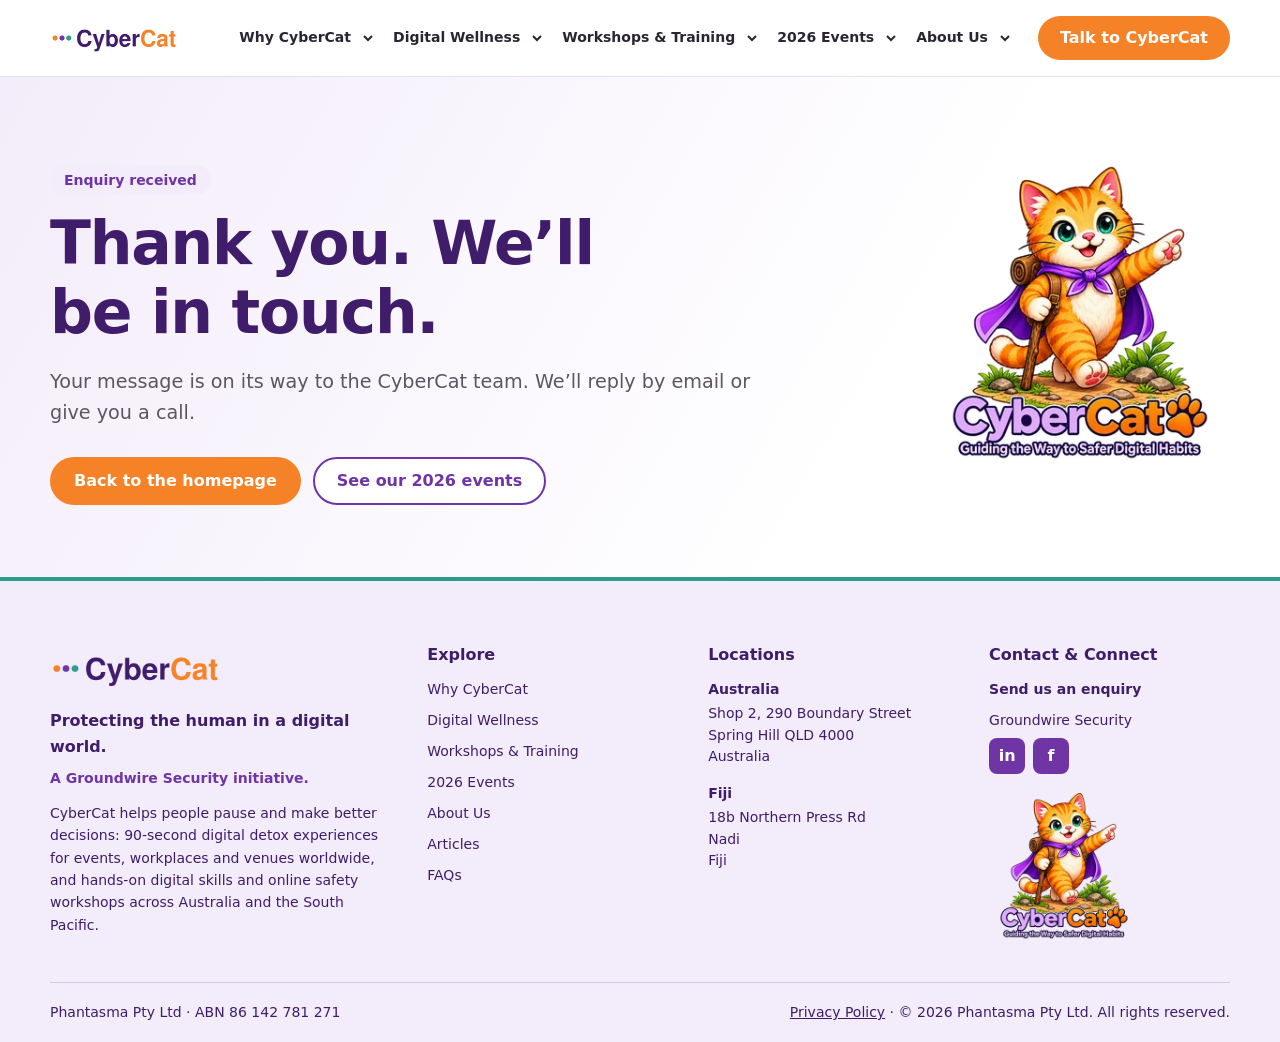
<file: thanks.html>
<!DOCTYPE html>
<html lang="en-AU">
<head>
<meta charset="utf-8">
<meta name="viewport" content="width=device-width, initial-scale=1">
<title>Thank you | CyberCat</title>
<meta name="description" content="Your enquiry has been sent to CyberCat.">
<meta name="robots" content="noindex, follow">
<meta name="theme-color" content="#6F35A5">
<link rel="icon" type="image/png" sizes="32x32" href="assets/favicon-32.png">
<link rel="apple-touch-icon" href="assets/apple-touch-icon.png">
<link rel="stylesheet" href="assets/site.css?v=2026-11-19a">
</head>
<body>
<a class="skip-link" href="#main">Skip to content</a>
<header class="nav"><div class="wrap nav-inner"><a class="brand" href="index.html" aria-label="CyberCat home"><img decoding="async" width="600" height="142" src="assets/cybercat-logo.webp" alt="CyberCat"></a><nav class="nav-links" id="site-menu" aria-label="Main navigation"><div class="nav-item"><a class="nav-link" href="index.html">Why CyberCat</a><button class="nav-sub-toggle" type="button" aria-expanded="false" aria-controls="sub-0" aria-label="Show Why CyberCat sections"><svg aria-hidden="true" viewBox="0 0 12 12" fill="none" stroke="currentColor" stroke-width="2"><path d="m2 4 4 4 4-4"/></svg></button><div class="nav-submenu" id="sub-0"><a href="index.html#how">What We Do</a><a href="index.html#mission">Our Mission</a><a href="index.html#why">Why CyberCat</a><a href="index.html#paws">The PAWS Method</a><a href="index.html#covers">What We Cover</a><a href="index.html#audience">Who It’s For</a><a href="index.html#faq">FAQs</a></div></div><div class="nav-item"><a class="nav-link" href="digital-experiences.html">Digital Wellness</a><button class="nav-sub-toggle" type="button" aria-expanded="false" aria-controls="sub-1" aria-label="Show Digital Wellness sections"><svg aria-hidden="true" viewBox="0 0 12 12" fill="none" stroke="currentColor" stroke-width="2"><path d="m2 4 4 4 4-4"/></svg></button><div class="nav-submenu" id="sub-1"><a href="digital-experiences.html#experiences">Our Experiences</a><a href="digital-experiences.html#reset">90-Second Reset</a><a href="digital-experiences.html#participant-stories">Participant Stories</a><a href="digital-experiences.html#professional-perspective">Professional Perspective</a><a href="digital-experiences.html#faq">FAQs</a></div></div><div class="nav-item"><a class="nav-link" href="capacity-building-training.html">Workshops &amp; Training</a><button class="nav-sub-toggle" type="button" aria-expanded="false" aria-controls="sub-2" aria-label="Show Workshops & Training sections"><svg aria-hidden="true" viewBox="0 0 12 12" fill="none" stroke="currentColor" stroke-width="2"><path d="m2 4 4 4 4-4"/></svg></button><div class="nav-submenu" id="sub-2"><a href="capacity-building-training.html#programmes">Workshop Topics</a><a href="capacity-building-training.html#audiences">Who We Work With</a><a href="capacity-building-training.html#approach">How We Deliver</a><a href="capacity-building-training.html#tonga-case-study">Tonga Workshop</a><a href="capacity-building-training.html#faq">FAQs</a></div></div><div class="nav-item"><a class="nav-link" href="events.html">2026 Events</a><button class="nav-sub-toggle" type="button" aria-expanded="false" aria-controls="sub-3" aria-label="Show 2026 Events sections"><svg aria-hidden="true" viewBox="0 0 12 12" fill="none" stroke="currentColor" stroke-width="2"><path d="m2 4 4 4 4-4"/></svg></button><div class="nav-submenu" id="sub-3"><a href="events.html#tonga">Tonga</a><a href="events.html#openssl">OpenSSL Prague</a><a href="events.html#cidesco">CIDESCO Fiji</a></div></div><div class="nav-item"><a class="nav-link" href="about.html">About Us</a><button class="nav-sub-toggle" type="button" aria-expanded="false" aria-controls="sub-4" aria-label="Show About Us sections"><svg aria-hidden="true" viewBox="0 0 12 12" fill="none" stroke="currentColor" stroke-width="2"><path d="m2 4 4 4 4-4"/></svg></button><div class="nav-submenu" id="sub-4"><a href="about.html#team">Meet the Team</a><a href="about.html#community">Community</a><a href="about.html#media">In the Media</a><a href="articles.html">Articles</a><a href="about.html#security-community">Security Community</a><a href="about.html#contact">Contact</a></div></div></nav><button class="menu-toggle" type="button" aria-controls="site-menu" aria-expanded="false">Menu</button><a class="btn btn-primary nav-cta" href="index.html#contact-form">Talk to CyberCat</a></div></header>
<main id="main">
<section class="page-hero">
<div class="wrap hero-split hero-split-narrow thanks-hero">
<div>
<span class="kicker">Enquiry received</span>
<h1>Thank you. We’ll be in touch.</h1>
<p class="lead">Your message is on its way to the CyberCat team. We’ll reply by email or give you a call.</p>
<div class="btn-row"><a class="btn btn-primary" href="index.html">Back to the homepage</a><a class="btn btn-secondary" href="events.html">See our 2026 events</a></div>
</div>
<img class="thanks-cat" src="assets/cybercat-mascot.webp" width="320" height="320" alt="CyberCat mascot pointing the way, with the words Guiding the Way to Safer Digital Habits">
</div>
</section>
</main>
<footer class="site-footer">
<div class="wrap">
<div class="footer-grid">
<div>
<img width="600" height="142" class="footer-logo" src="assets/cybercat-logo.webp" alt="CyberCat" loading="lazy" decoding="async">
<p class="footer-tagline">Protecting the human in a digital world.</p>
<p class="footer-origin">A Groundwire Security initiative.</p>
<p class="footer-description">CyberCat helps people pause and make better decisions: 90-second digital detox experiences for events, workplaces and venues worldwide, and hands-on digital skills and online safety workshops across Australia and the South Pacific.</p>
</div>
<nav aria-label="Footer navigation">
<h2 class="footer-title">Explore</h2>
<div class="footer-links">
<a href="index.html">Why CyberCat</a>
<a href="digital-experiences.html">Digital Wellness</a>
<a href="capacity-building-training.html">Workshops &amp; Training</a>
<a href="events.html">2026 Events</a>
<a href="about.html">About Us</a>
<a href="articles.html">Articles</a>
<a href="index.html#faq">FAQs</a>
</div>
</nav>
<div>
<h2 class="footer-title">Locations</h2>
<p class="footer-label">Australia</p>
<address class="footer-address">Shop 2, 290 Boundary Street<br>Spring Hill QLD 4000<br>Australia</address>
<p class="footer-label">Fiji</p>
<address class="footer-address">18b Northern Press Rd<br>Nadi<br>Fiji</address>
</div>
<div>
<h2 class="footer-title">Contact &amp; Connect</h2>
<div class="footer-links">
<a class="footer-email" href="index.html#contact-form">Send us an enquiry</a>
<a href="https://groundwiresecurity.com/" target="_blank" rel="noopener">Groundwire Security</a>
</div>
<div class="footer-socials">
<a href="https://www.linkedin.com/company/groundwiresecurity/" target="_blank" rel="noopener" title="Groundwire Security on LinkedIn"><span aria-hidden="true">in</span><span class="sr-only">Groundwire Security on LinkedIn</span></a>
<a href="https://www.facebook.com/gwsec" target="_blank" rel="noopener" title="Groundwire Security on Facebook"><span aria-hidden="true">f</span><span class="sr-only">Groundwire Security on Facebook</span></a>
</div>
<img width="320" height="320" class="footer-mascot" src="assets/cybercat-mascot.webp" alt="CyberCat mascot with the words Guiding the Way to Safer Digital Habits" loading="lazy" decoding="async">
</div>
</div>


<div class="footer-bottom"><span>Phantasma Pty Ltd · ABN 86 142 781 271</span><span><a href="privacy.html">Privacy Policy</a> · © 2026 Phantasma Pty Ltd. All rights reserved.</span></div>
</div>
</footer>
<script src="assets/site.js?v=2026-11-18a" defer></script><script>if("scrollRestoration" in history)history.scrollRestoration="manual";window.scrollTo(0,0);</script>
</body>
</html>
</file>
<file: assets/site.css>
/* CyberCat site styles. One stylesheet, shared by every page. */

/* 1. Tokens */
:root{
  --deep:#3F1D6B;
  --purple:#6F35A5;
  --orange:#F68228;
  --teal:#2D9C8C;
  --lavender:#F3ECFA;
  --tint:#F8F5FB;
  --line:#E7DFEF;
  --text:#2B2433;
  --muted:#5D5561;
  --white:#FFFFFF;
  --max:1180px;
  --gutter:24px;
  --radius:20px;
  --radius-sm:14px;
  --nav-h:76px;
  --section-y:80px;
  --fs-h1:clamp(2.4rem,4.8vw,3.75rem);
  --fs-h2:clamp(1.85rem,3.2vw,2.6rem);
  --fs-h3:1.25rem;
  --fs-lead:1.2rem;
  --fs-body:1rem;
  --fs-small:.875rem;
  --font:Inter,system-ui,-apple-system,BlinkMacSystemFont,"Segoe UI",Roboto,Arial,sans-serif;
}

/* 2. Base */
*,*::before,*::after{box-sizing:border-box}
html{scroll-behavior:smooth;-webkit-text-size-adjust:100%}
[id]{scroll-margin-top:calc(var(--nav-h) + 20px)}
body{margin:0;font-family:var(--font);font-size:var(--fs-body);line-height:1.65;color:var(--text);background:var(--white);overflow-x:clip}
img,video{display:block;max-width:100%;height:auto}
a{color:var(--purple)}
a:hover{color:var(--deep)}
:focus-visible{outline:3px solid var(--teal);outline-offset:3px}
h1,h2,h3{margin:0;color:var(--deep);font-weight:700;letter-spacing:-.02em}
h1{font-size:var(--fs-h1);line-height:1.15}
h2{font-size:var(--fs-h2);line-height:1.2}
h3{font-size:var(--fs-h3);line-height:1.3;letter-spacing:-.01em}
p{margin:0}
p+p{margin-top:12px}
ul{margin:0}
.wrap{width:min(100% - var(--gutter)*2,var(--max));margin-inline:auto}
.skip-link{position:absolute;left:12px;top:-60px;z-index:200;padding:10px 16px;border-radius:999px;background:var(--deep);color:var(--white);font-weight:700;text-decoration:none}
.skip-link:focus{top:12px;color:var(--white)}
video::cue{font-size:var(--fs-body);line-height:1.35;background:rgba(28,18,48,.82)}
.sr-only{position:absolute;width:1px;height:1px;overflow:hidden;clip:rect(0 0 0 0);white-space:nowrap}

/* 3. Buttons */
.btn{display:inline-flex;align-items:center;justify-content:center;gap:8px;min-height:48px;padding:0 22px;border:2px solid transparent;border-radius:999px;font:inherit;font-weight:700;font-size:var(--fs-body);line-height:1.2;text-align:center;text-decoration:none;cursor:pointer;transition:background-color .15s,border-color .15s,color .15s}
.btn-primary{background:var(--orange);color:var(--white);font-weight:700;letter-spacing:0}
.btn-primary:hover{background:var(--orange);color:var(--white);filter:brightness(1.06)}
.btn-secondary{background:var(--white);border-color:var(--purple);color:var(--purple)}
.btn-secondary:hover{background:var(--lavender);color:var(--deep)}
.btn-row{display:flex;flex-wrap:wrap;gap:12px;margin-top:28px}
.text-link{font-weight:700;color:var(--purple);text-decoration:underline;text-underline-offset:3px}

/* 4. Navigation */
.nav{position:sticky;top:0;z-index:100;background:var(--white);border-bottom:1px solid var(--line)}
.nav-inner{display:flex;align-items:center;gap:20px;min-height:var(--nav-h)}
.brand{flex:none;display:flex;align-items:center}
.brand img{width:150px;height:auto}
.nav-links{display:flex;align-items:center;gap:4px;margin-left:auto}
.nav-item{position:relative;display:flex;align-items:center}
.nav-link{padding:10px 4px 10px 8px;font-size:var(--fs-small);font-weight:700;color:var(--text);text-decoration:none;white-space:nowrap}
.nav-link:hover,.nav-link[aria-current="page"]{color:var(--purple)}
.nav-sub-toggle{display:flex;align-items:center;justify-content:center;width:26px;height:36px;padding:0;border:0;background:none;color:var(--text);cursor:pointer}
.nav-sub-toggle svg{width:12px;height:12px;transition:transform .15s}
.nav-item.open>.nav-sub-toggle svg{transform:rotate(180deg)}
.nav-submenu{display:none;position:absolute;top:100%;left:0;z-index:10;min-width:230px;padding:8px;background:var(--white);border:1px solid var(--line);border-radius:var(--radius-sm)}
.nav-submenu a{display:block;padding:9px 12px;border-radius:8px;font-size:var(--fs-small);color:var(--deep);text-decoration:none;white-space:nowrap}
.nav-submenu a:hover,.nav-submenu a:focus-visible{background:var(--lavender)}
.nav-item:hover>.nav-submenu,.nav-item:focus-within>.nav-submenu,.nav-item.open>.nav-submenu{display:block}
.nav-cta{flex:none;min-height:44px;padding:0 20px}
.menu-toggle{display:none}

/* 5. Sections */
.section{padding:var(--section-y) 0}
.section-tint{background:var(--tint)}
.section+.section:not(.section-tint):not(.cta-band){border-top:1px solid var(--line)}
.section-tint+.section{border-top:0}
.kicker{display:inline-block;margin:0 0 14px;padding:6px 14px;border-radius:999px;background:var(--lavender);font-size:var(--fs-small);font-weight:700;line-height:1.3;color:var(--purple)}
.section-head{max-width:780px;margin-bottom:36px}
.section-head h2,.event-header h2{max-width:850px;text-wrap:balance}
.section-head .lead,.section-head>p{margin-top:16px}
.section-head>p{color:var(--muted)}
.lead{font-size:var(--fs-lead);line-height:1.6;color:var(--muted)}
.section-head:last-child{margin-bottom:0}
.prose{max-width:780px;color:var(--muted)}
.prose p+p{margin-top:12px}

/* 6. Page hero (inner pages) */
.page-hero{padding:88px 0 72px;background:linear-gradient(120deg,var(--lavender),var(--white) 68%);border-bottom:4px solid var(--teal)}
.page-hero h1{max-width:900px;font-size:var(--fs-h1);text-wrap:balance}
.page-hero .lead{max-width:760px;margin-top:20px}
.page-hero .prose{margin-top:12px}
.brand-cyber{color:var(--purple)}
.brand-cat{color:var(--orange)}

/* 7. Home hero */
.home-hero{padding:72px 0 80px;background:radial-gradient(circle at 90% 20%,rgba(246,130,40,.13),transparent 36%),linear-gradient(125deg,var(--lavender) 0%,var(--white) 72%);border-bottom:5px solid var(--orange)}
.home-hero-grid{display:grid;grid-template-columns:minmax(0,1.1fr) minmax(0,.9fr);gap:56px;align-items:center}
.home-hero h1{max-width:22ch;font-size:var(--fs-h1);line-height:1.15;text-wrap:balance}
.home-hero h1 .line{display:block}
.home-hero .lead{font-size:var(--fs-lead);max-width:660px;margin-top:22px;font-size:var(--fs-lead);color:var(--text)}
.paws-steps{display:grid;grid-template-columns:repeat(3,minmax(0,1fr));gap:12px;max-width:620px;margin:28px 0 0;padding:0;list-style:none}
.paws-step{display:flex;gap:10px;padding:14px;background:var(--white);border:1px solid var(--line);border-radius:var(--radius-sm)}
.paws-step .dot{flex:none;width:10px;height:10px;margin-top:6px;border-radius:50%}
.paws-step strong{display:block;font-size:var(--fs-small);color:var(--deep)}
.paws-step small{display:block;font-size:var(--fs-small);line-height:1.4;color:var(--muted)}
.dot-orange{background:var(--orange)}.dot-purple{background:var(--purple)}.dot-teal{background:var(--teal)}
.hero-figure{position:relative;width:min(100%,440px);margin-left:auto}
.hero-video{width:100%;border-radius:var(--radius)}
.hero-sound-toggle{position:absolute;right:16px;bottom:16px;padding:8px 14px;border:0;border-radius:999px;background:rgba(255,255,255,.94);color:var(--deep);font:inherit;font-size:var(--fs-small);font-weight:700;cursor:pointer}

/* 8. Statement / mission */
.statement{max-width:780px;margin-top:32px;padding:24px 28px;background:var(--white);border-left:5px solid var(--orange);border-radius:0 var(--radius-sm) var(--radius-sm) 0;font-size:var(--fs-lead);font-weight:700;line-height:1.4;color:var(--deep)}
.mission-lines{max-width:780px;margin-top:8px}
.mission-lines p{font-size:var(--fs-body);color:var(--muted)}
.mission-lines .lead{font-size:var(--fs-lead);color:var(--text)}
.mission-lines p+p{margin-top:10px}

/* 9. Cards and grids */
.grid{display:grid;gap:20px}
.grid-2{grid-template-columns:repeat(2,minmax(0,1fr))}
.grid-3{grid-template-columns:repeat(3,minmax(0,1fr))}
.grid-4{grid-template-columns:repeat(4,minmax(0,1fr))}
.card{display:flex;flex-direction:column;background:var(--white);border:1px solid var(--line);border-radius:var(--radius);overflow:hidden}
.card-body{padding:24px}
.card h3{margin-bottom:8px}
.card p{color:var(--muted)}
.card-num{display:inline-flex;align-items:center;justify-content:center;min-width:40px;height:32px;margin-bottom:14px;padding:0 10px;border-radius:10px;background:var(--lavender);color:var(--purple);font-size:var(--fs-small);font-weight:700}
.card-accent{border-top:4px solid var(--purple)}
.card-accent.accent-orange{border-top-color:var(--orange)}
.card-accent.accent-teal{border-top-color:var(--teal)}
.tag-grid{display:grid;grid-template-columns:repeat(4,minmax(0,1fr));gap:14px;margin:0;padding:0;list-style:none}
.tag-grid li{display:flex;align-items:center;min-height:72px;padding:16px 20px;border-radius:var(--radius-sm);background:var(--lavender);font-size:var(--fs-lead);font-weight:700;color:var(--deep)}

/* 10. Media: photos, placeholders, galleries */
.gallery{display:grid;grid-template-columns:repeat(4,minmax(0,1fr));gap:16px;margin-top:24px}
.gallery-3{grid-template-columns:repeat(3,minmax(0,1fr))}
.gallery-5{grid-template-columns:repeat(5,minmax(0,1fr))}
.photo{display:flex;flex-direction:column;margin:0;min-width:0;background:var(--white);border:1px solid var(--line);border-radius:var(--radius);overflow:hidden}
.photo img,.photo .placeholder{width:100%;aspect-ratio:4/3;object-fit:cover}
.photo .placeholder{flex:1 0 auto}
.photo figcaption{flex:1;padding:12px 14px;font-size:var(--fs-small);font-weight:700;line-height:1.45;color:var(--deep)}
.photo img.photo-top{object-position:center 25%}
.placeholder{display:flex;flex-direction:column;align-items:center;justify-content:center;gap:6px;padding:16px;background:linear-gradient(135deg,var(--lavender),#FAF6FD);color:var(--purple);text-align:center}
.placeholder svg{width:30px;height:30px;opacity:.6}
.placeholder strong{font-size:var(--fs-small);font-weight:700}
.placeholder small{font-size:var(--fs-small);color:var(--muted)}
.card .placeholder,.card>img{aspect-ratio:4/3;width:100%;object-fit:cover}

/* 11. Events */
.event-header{max-width:800px}
.event-header p:not(.kicker){margin-top:14px;color:var(--muted);font-size:var(--fs-lead)}
.event-part{margin-top:44px;padding-top:36px;border-top:1px solid var(--line)}
.event-part h3{font-size:var(--fs-h3)}
.event-part>p{max-width:780px;margin-top:10px;color:var(--muted)}

/* 12. Video stories */
.video-grid{display:grid;grid-template-columns:repeat(5,minmax(0,1fr));gap:16px}
.video-card{display:flex;flex-direction:column;background:var(--white);border:1px solid var(--line);border-radius:var(--radius);overflow:hidden}
.video-card video{width:100%;aspect-ratio:9/16;object-fit:cover;background:#1C1230}
.video-card .card-body{flex:1;padding:12px 14px}
.video-card .video-label{display:block;margin-bottom:4px;font-size:var(--fs-small);font-weight:700;color:var(--purple)}
.video-card .video-label{font-size:var(--fs-small)}
.video-card p{font-size:var(--fs-small);line-height:1.45;color:var(--muted)}

/* 13. Quote */
.quote{max-width:880px;margin:0;padding:32px 36px;background:var(--white);border:1px solid var(--line);border-left:5px solid var(--purple);border-radius:0 var(--radius) var(--radius) 0}
.quote blockquote{margin:0;font-size:var(--fs-lead);line-height:1.7;color:var(--text)}
.quote figcaption{margin-top:20px;color:var(--muted)}
.quote figcaption strong{display:block;color:var(--deep)}

/* 14. Case study and stats */
.case{display:grid;grid-template-columns:minmax(0,1fr) minmax(0,1.4fr);gap:36px;align-items:start}
.case .placeholder{border-radius:var(--radius);aspect-ratio:4/3}
.case .prose{max-width:none}
.stats{display:grid;grid-template-columns:repeat(3,minmax(0,1fr));gap:12px;margin:24px 0}
.stat{padding:18px;border-radius:var(--radius-sm);background:var(--lavender)}
.stat strong{display:block;font-size:var(--fs-h2);line-height:1.2;color:var(--deep)}
.stat span{display:block;margin-top:4px;font-size:var(--fs-small);line-height:1.4;color:var(--muted)}

/* 15. Team */
.team-card .card-body{padding:30px}
.team-card h3{font-size:var(--fs-h3)}
.team-role{margin:6px 0 16px;font-weight:700;color:var(--purple)}
.team-card ul{padding-left:20px;color:var(--muted)}
.team-card li+li{margin-top:6px}
.team-link{display:inline-flex;align-items:center;gap:8px;margin-top:20px;font-weight:700;color:var(--purple);text-decoration:none}
.team-link:hover{text-decoration:underline}
.link-list{display:flex;flex-direction:column;gap:14px;margin-top:16px}
.link-list p{color:var(--muted)}

/* 16. CTA band */
.cta-band{padding:var(--section-y) 0;background:linear-gradient(120deg,var(--deep),var(--purple));color:var(--white)}
.cta-band h2{color:var(--white);max-width:800px}
.cta-band p{max-width:700px;margin-top:16px;font-size:var(--fs-lead);color:rgba(255,255,255,.9)}
.cta-band .btn-secondary{background:transparent;border-color:rgba(255,255,255,.8);color:var(--white)}
.cta-band .btn-secondary:hover{background:rgba(255,255,255,.12)}

/* 17. Footer */
.site-footer{padding:64px 0 0;background:var(--lavender);color:var(--deep)}
.footer-grid{display:grid;grid-template-columns:minmax(0,1.4fr) repeat(3,minmax(0,1fr));gap:40px}
.footer-logo{width:200px;height:auto}
.footer-tagline{margin-top:16px;font-weight:700}
.footer-origin{margin-top:6px;font-size:var(--fs-small);font-weight:700;color:var(--purple)}
.footer-description{margin-top:12px;font-size:var(--fs-small);line-height:1.6}
.footer-title{margin:0 0 14px;font-size:var(--fs-body);font-weight:700;letter-spacing:0;color:var(--deep)}
.footer-links{display:flex;flex-direction:column;gap:8px}
.footer-links a{font-size:var(--fs-small);color:var(--deep);text-decoration:none}
.footer-links a:hover{text-decoration:underline}
.footer-label{margin:0 0 2px;font-size:var(--fs-small);font-weight:700}
.footer-address{margin:0 0 14px;font-size:var(--fs-small);font-style:normal;line-height:1.55}
.footer-email{font-weight:700}
.footer-socials{display:flex;gap:8px;margin-top:6px}
.footer-socials a{display:inline-flex;align-items:center;justify-content:center;width:36px;height:36px;border-radius:8px;background:var(--purple);color:var(--white);font-weight:700;text-decoration:none}
.footer-socials a:hover{background:var(--deep);text-decoration:none}
.footer-mascot{width:150px;height:auto;margin-top:18px}
.enquiry{display:grid;grid-template-columns:minmax(0,1fr) minmax(0,1.6fr);gap:40px;margin-top:48px;padding:36px;background:var(--white);border:1px solid var(--line);border-radius:var(--radius)}
.enquiry h2{font-size:var(--fs-h2)}
.enquiry-intro p{margin-top:10px;color:var(--muted)}
.enquiry-form{display:grid;grid-template-columns:repeat(2,minmax(0,1fr));gap:16px 20px}
.field{display:flex;flex-direction:column;gap:6px;min-width:0}
.field-wide{grid-column:1/-1}
.field label{font-size:var(--fs-small);font-weight:700;color:var(--deep)}
.field input,.field textarea{width:100%;padding:12px 14px;border:1px solid #C9BED6;border-radius:10px;background:var(--white);color:var(--text);font:inherit;line-height:1.4}
.field textarea{min-height:120px;resize:vertical}
.field input:focus-visible,.field textarea:focus-visible{outline:3px solid var(--orange);outline-offset:1px;border-color:var(--orange)}
.enquiry-form .btn{justify-self:start}
.form-note a{color:inherit}
.form-note{grid-column:1/-1;font-size:var(--fs-small);color:var(--muted)}
.honey{display:none}
.footer-bottom{display:flex;flex-wrap:wrap;justify-content:space-between;gap:6px 24px;margin-top:40px;padding:18px 0;border-top:1px solid rgba(63,29,107,.18);font-size:var(--fs-small)}
.footer-bottom a{color:inherit}
.legal{max-width:780px}
.legal h2{margin:40px 0 12px;font-size:var(--fs-h2)}
.legal h2:first-child{margin-top:0}
.legal p,.legal li{color:var(--muted)}
.legal p+p,.legal ul+p,.legal p+ul{margin-top:12px}
.legal ul{padding-left:22px}
.legal li+li{margin-top:6px}
.footer-fallback{padding:32px 0;background:var(--lavender)}

/* 18. Home: services, pressure tactics, PAWS method, mission image, FAQ */
.service-grid{grid-template-columns:repeat(3,minmax(0,1fr));gap:22px}
.service-card{border-top:5px solid var(--purple)}
.service-card:nth-child(2){border-top-color:var(--orange)}
.service-card:nth-child(3){border-top-color:var(--teal)}
.service-card .card-body{display:flex;flex-direction:column;align-items:flex-start;gap:12px;height:100%;padding:30px}
.service-card h3{margin:0}
.service-card .btn{margin-top:auto}
.service-label{display:inline-block;align-self:flex-start;padding:5px 12px;border-radius:999px;background:var(--lavender);font-size:var(--fs-small);font-weight:700;color:var(--purple)}
.mission-layout{display:grid;grid-template-columns:minmax(0,1.5fr) minmax(200px,.65fr);gap:30px;align-items:center}
.mission-image{margin:0}
.mission-image img{width:100%;max-width:440px;border-radius:var(--radius)}
.faq-list{display:grid;grid-template-columns:repeat(2,minmax(0,1fr));gap:16px}
.faq-item{padding:24px;background:var(--white);border:1px solid var(--line);border-radius:var(--radius)}
.faq-item h3{margin-bottom:8px}
.faq-item p{color:var(--muted)}

/* 19. Inner page heroes with media */
.hero-split{display:grid;grid-template-columns:minmax(0,1fr) minmax(0,1.12fr);gap:42px;align-items:center}
.hero-split.hero-split-narrow{grid-template-columns:minmax(0,1.4fr) minmax(280px,.85fr);align-items:start}
.hero-media img{width:100%;border-radius:var(--radius)}
.hero-photo{width:100%;max-width:420px;margin:0;justify-self:end;overflow:hidden;background:var(--white);border:1px solid var(--line);border-radius:var(--radius)}
.hero-photo figcaption,.case-photo figcaption{padding:10px 14px;font-size:var(--fs-small);font-weight:700;line-height:1.4;color:var(--deep)}
.case-photo{margin:0;overflow:hidden;background:var(--white);border:1px solid var(--line);border-radius:var(--radius)}
.event-highlights{display:grid;grid-template-columns:repeat(3,minmax(0,1fr));gap:18px;margin-top:32px}
.event-highlights figure{margin:0;overflow:hidden;background:var(--white);border:1px solid var(--line);border-radius:var(--radius)}
.event-highlights img{width:100%;aspect-ratio:16/10;object-fit:cover}
.event-highlights figcaption{padding:11px 14px;font-size:var(--fs-small);font-weight:700;color:var(--deep)}

/* 20. Digital Wellness experience cards */
.experience-card>img{width:100%;aspect-ratio:16/10;object-fit:cover}
.media-note{margin-top:16px;font-size:var(--fs-small);color:var(--muted)}

@media (max-width:1000px){
  .service-grid{grid-template-columns:1fr}
}
@media (max-width:820px){
  .hero-split,.hero-split.hero-split-narrow,.mission-layout{grid-template-columns:1fr;gap:26px}
  .hero-photo{justify-self:start;max-width:480px}
  .mission-image img{max-width:320px}
  .pressure-grid,.paws-method{grid-template-columns:repeat(2,minmax(0,1fr))}
  .faq-list{grid-template-columns:1fr}
}
@media (max-width:680px){
  .event-highlights{grid-template-columns:1fr;gap:12px}
  .event-highlights img{aspect-ratio:16/8}
}
@media (max-width:420px){
  .pressure-grid,.paws-method{grid-template-columns:1fr}
  .service-card .card-body{padding:22px}
}

/* Pressure tactics and PAWS: brand colour tiles, white text */
.pressure-grid{display:grid;grid-template-columns:repeat(4,minmax(0,1fr));gap:16px;margin-top:28px}
.pressure-card{display:flex;flex-direction:column;gap:6px;padding:24px 22px;border:1px solid var(--line);border-top:5px solid var(--purple);border-radius:var(--radius);background:var(--white);color:var(--text)}
.pressure-card:nth-child(2){border-top-color:var(--deep)}
.pressure-card:nth-child(3){border-top-color:var(--orange)}
.pressure-card:nth-child(4){border-top-color:var(--teal)}
.pressure-card strong{font-size:var(--fs-h3);font-weight:700;color:var(--deep)}
.pressure-card span{font-size:var(--fs-body);color:var(--muted)}
.paws-method{grid-template-columns:repeat(4,minmax(0,1fr));gap:16px}
.paws-method .card{border:1px solid var(--line);background:var(--white)}
.paws-method .card:nth-child(even){background:var(--white)}
.paws-method .card h3{color:var(--deep)}
.paws-letter{display:flex;align-items:center;justify-content:center;width:52px;height:52px;margin-bottom:14px;border-radius:50%;background:var(--lavender);font-size:var(--fs-h3);font-weight:700;line-height:1;color:var(--purple)}
.paws-method .card:nth-child(even) .paws-letter{color:var(--orange)}
.video-card .video-label a{color:inherit;text-decoration:underline;text-underline-offset:2px}
.scenario-for{display:inline-block;margin-bottom:10px;padding:5px 12px;border-radius:999px;background:var(--lavender);font-size:var(--fs-small);font-weight:700;color:var(--purple)}
@media (max-width:820px){
  .pressure-grid,.paws-method{grid-template-columns:repeat(2,minmax(0,1fr))}
}
@media (max-width:420px){
  .pressure-grid,.paws-method{grid-template-columns:1fr}
}


/* Hero highlights */
.hero-points{display:flex;flex-wrap:wrap;gap:8px 18px;margin:22px 0 0;padding:0;list-style:none;font-weight:700;color:var(--deep)}
.hero-points li{display:flex;align-items:center;gap:8px}
.hero-points li::before{content:"";width:10px;height:10px;border-radius:50%;background:var(--orange)}
.service-for{font-weight:700;color:var(--deep)}
.card-body .btn-link{margin-top:auto}

/* 21. Responsive */
@media (max-width:1100px){
  .grid-4,.gallery,.gallery-3,.gallery-5{grid-template-columns:repeat(2,minmax(0,1fr))}
  .video-grid{grid-template-columns:repeat(3,minmax(0,1fr))}
  .tag-grid{grid-template-columns:repeat(2,minmax(0,1fr))}
  .footer-grid{grid-template-columns:repeat(2,minmax(0,1fr))}
}
@media (max-width:1180px){
  :root{--nav-h:64px}
  .brand img{width:130px}
  .menu-toggle{display:inline-flex;align-items:center;margin-left:auto;min-height:40px;padding:0 16px;border:2px solid var(--purple);border-radius:999px;background:var(--white);color:var(--purple);font:inherit;font-weight:700;font-size:var(--fs-small);cursor:pointer}
  .nav-cta{min-height:40px;padding:0 16px;font-size:var(--fs-small)}
  .nav-links{display:none;position:absolute;top:100%;left:0;right:0;flex-direction:column;align-items:stretch;gap:0;margin:0;padding:8px var(--gutter) 16px;max-height:calc(100vh - var(--nav-h));overflow-y:auto;background:var(--white);border-bottom:1px solid var(--line)}
  .nav-links.open{display:flex}
  .nav-item{display:grid;grid-template-columns:1fr 48px;border-bottom:1px solid var(--line)}
  .nav-link{padding:14px 4px;font-size:var(--fs-body)}
  .nav-sub-toggle{width:48px;height:48px}
  .nav-submenu{position:static;grid-column:1/-1;min-width:0;margin:0 0 10px;padding:4px;border:0;background:var(--tint)}
  .nav-item:hover>.nav-submenu,.nav-item:focus-within>.nav-submenu{display:none}
  .nav-item.open>.nav-submenu{display:block}
}
@media (max-width:980px){
  .home-hero-grid{grid-template-columns:1fr;gap:40px}
  .hero-figure{margin:0 auto}
  .grid-3{grid-template-columns:repeat(2,minmax(0,1fr))}
  .case{grid-template-columns:1fr}
  .enquiry{grid-template-columns:1fr;gap:24px}
}
@media (max-width:640px){
  :root{--gutter:20px;--section-y:56px}
  .brand img{width:118px}
  .nav-inner{gap:10px}
  .nav-cta{padding:0 12px;font-size:var(--fs-small)}
  .menu-toggle{padding:0 12px;font-size:var(--fs-small)}
  .page-hero{padding:56px 0 48px}
  .home-hero{padding:44px 0 56px}
  .paws-steps{grid-template-columns:1fr}
  .grid-2,.grid-3,.stats{grid-template-columns:1fr}
  .video-grid{grid-template-columns:repeat(2,minmax(0,1fr));gap:10px}
  .grid-4,.gallery,.gallery-3,.gallery-5{grid-template-columns:repeat(2,minmax(0,1fr));gap:10px}
  .photo figcaption{font-size:var(--fs-small);padding:8px 10px}
  .tag-grid li{min-height:60px;font-size:var(--fs-body)}
  .card-body,.team-card .card-body{padding:20px}
  .quote{padding:24px 22px}
  .event-part{margin-top:36px;padding-top:28px}
  .btn-row .btn{width:100%}
  .footer-grid{grid-template-columns:1fr;gap:28px}
  .enquiry{padding:22px}
  .enquiry-form{grid-template-columns:1fr}
  .enquiry-form .btn{width:100%}
  .footer-bottom{flex-direction:column}
}
@media (max-width:380px){
  .nav-cta{display:none}
}
@media (prefers-reduced-motion:reduce){
  html{scroll-behavior:auto}
  .btn{transition:none}
}

/* Thank-you page */
.thanks-hero{align-items:center}
.thanks-cat{width:100%;max-width:300px;height:auto;justify-self:end}
@media (max-width:820px){.thanks-cat{max-width:220px;justify-self:start}}
@media (min-width:641px){.stats-2{grid-template-columns:repeat(2,minmax(0,1fr))}}

/* Enquiry: How we can help */
.help-title{margin-top:28px;font-size:var(--fs-h3);color:var(--deep)}
.help-list{list-style:none;margin:24px 0 0;padding:0;display:grid;gap:14px}
.help-list li{position:relative;padding-left:22px;color:var(--muted);font-size:var(--fs-small)}
.help-list li::before{content:"";position:absolute;left:0;top:.45em;width:10px;height:10px;border-radius:50%;background:var(--orange)}
.help-list strong{display:block;color:var(--deep);font-size:var(--fs-body);margin-bottom:2px}

/* Expert views */
.expert-grid{display:grid;grid-template-columns:1fr 1fr;gap:24px;align-items:stretch}
.expert-card{margin:0;padding:28px 30px;background:var(--white);border:1px solid var(--line);border-top:5px solid var(--purple);border-radius:var(--radius)}
.expert-card:nth-child(2){border-top-color:var(--teal)}
.expert-card h3{font-size:var(--fs-h3);color:var(--deep)}
.expert-role{margin-top:4px;color:var(--purple);font-weight:700;font-size:var(--fs-small)}
.expert-card blockquote{margin:18px 0 0;font-size:var(--fs-body);line-height:1.7;color:var(--text)}
.expert-bio{margin-top:12px;color:var(--muted);font-size:var(--fs-small)}
.expert-card video{display:block;width:100%;aspect-ratio:9/16;object-fit:cover;border-radius:var(--radius);background:#1C1230}
.expert-card-video{display:grid;grid-template-columns:1fr 200px;gap:24px;align-items:center}
.expert-card:first-child{display:flex;flex-direction:column;justify-content:center}
@media (max-width:1000px){.expert-grid{grid-template-columns:1fr}}
@media (max-width:820px){.expert-card{padding:22px}}
@media (max-width:560px){.expert-card-video{grid-template-columns:1fr}.expert-card video{max-width:260px}}
.expert-points{list-style:none;margin:14px 0 0;padding:0;display:grid;gap:10px}
.expert-points li{position:relative;padding-left:20px;color:var(--muted);font-size:var(--fs-small);line-height:1.5}
.expert-points li::before{content:"";position:absolute;left:0;top:.45em;width:9px;height:9px;border-radius:50%;background:var(--teal)}
.expert-points strong{color:var(--deep)}

/* Articles */
.article{max-width:760px}
.article p,.article li{color:var(--text);line-height:1.75}
.article p+p,.article p+ul,.article ul+p{margin-top:16px}
.article h2{margin:40px 0 12px;font-size:var(--fs-h3);color:var(--deep)}
.article ul{padding-left:22px;margin-top:12px}
.article li+li{margin-top:6px}
.article a{color:var(--purple)}
.article-meta{margin-top:12px;color:var(--muted);font-size:var(--fs-small)}
.article-meta a{color:var(--purple)}
.article-figure{margin:20px 0 24px}
.article-figure img{width:100%;height:auto;border-radius:var(--radius)}
.article-figure figcaption{margin-top:8px;color:var(--muted);font-size:var(--fs-small)}
.article-sign{font-weight:700;color:var(--purple)}
.article-cta{margin-top:48px;padding:32px;border-radius:var(--radius);background:var(--lavender,#F3ECFA)}
.article-cta h2{margin-top:0}
.article-cta .btn-row{margin-top:18px}
.article-list{display:grid;gap:24px;max-width:980px}
.article-card{display:grid;grid-template-columns:280px 1fr;gap:28px;align-items:center;padding:20px;border:1px solid var(--line);border-radius:var(--radius);background:var(--white);color:inherit;text-decoration:none}
.article-card img{width:100%;height:200px;object-fit:cover;border-radius:calc(var(--radius) - 6px)}
.article-card h2{font-size:var(--fs-h3);color:var(--deep);margin-top:6px}
.article-card p{color:var(--muted);margin-top:8px}
.article-card .article-meta{margin-top:0}
.article-more{display:inline-block;margin-top:12px;font-weight:700;color:var(--purple)}
.article-card:hover .article-more,.article-card:focus-visible .article-more{text-decoration:underline}
@media (max-width:720px){.article-card{grid-template-columns:1fr}.article-cta{padding:24px}}
.article ol{padding-left:22px;margin-top:12px}
.article ol li+li{margin-top:6px}
.article-quotes{list-style:none;padding-left:0!important;display:grid;gap:12px}
.article-quotes li{padding:14px 18px;border-left:4px solid var(--orange);background:var(--lavender);border-radius:0 12px 12px 0}
.article-quotes span{display:block;margin-top:4px;color:var(--muted);font-size:var(--fs-small)}
.article-faq h3{margin-top:22px;font-size:var(--fs-body);color:var(--deep)}
.article-faq h3+p{margin-top:6px}
.article-figure-portrait{max-width:420px}
.why-corner{margin-top:40px;padding:28px 32px;border:1px solid var(--line);border-top:5px solid var(--orange);border-radius:var(--radius);background:var(--white)}
.why-corner h3{font-size:var(--fs-h3);color:var(--deep)}
.why-list{grid-template-columns:repeat(2,minmax(0,1fr));column-gap:32px}
@media (max-width:720px){.why-list{grid-template-columns:1fr}.why-corner{padding:22px}}
</file>
